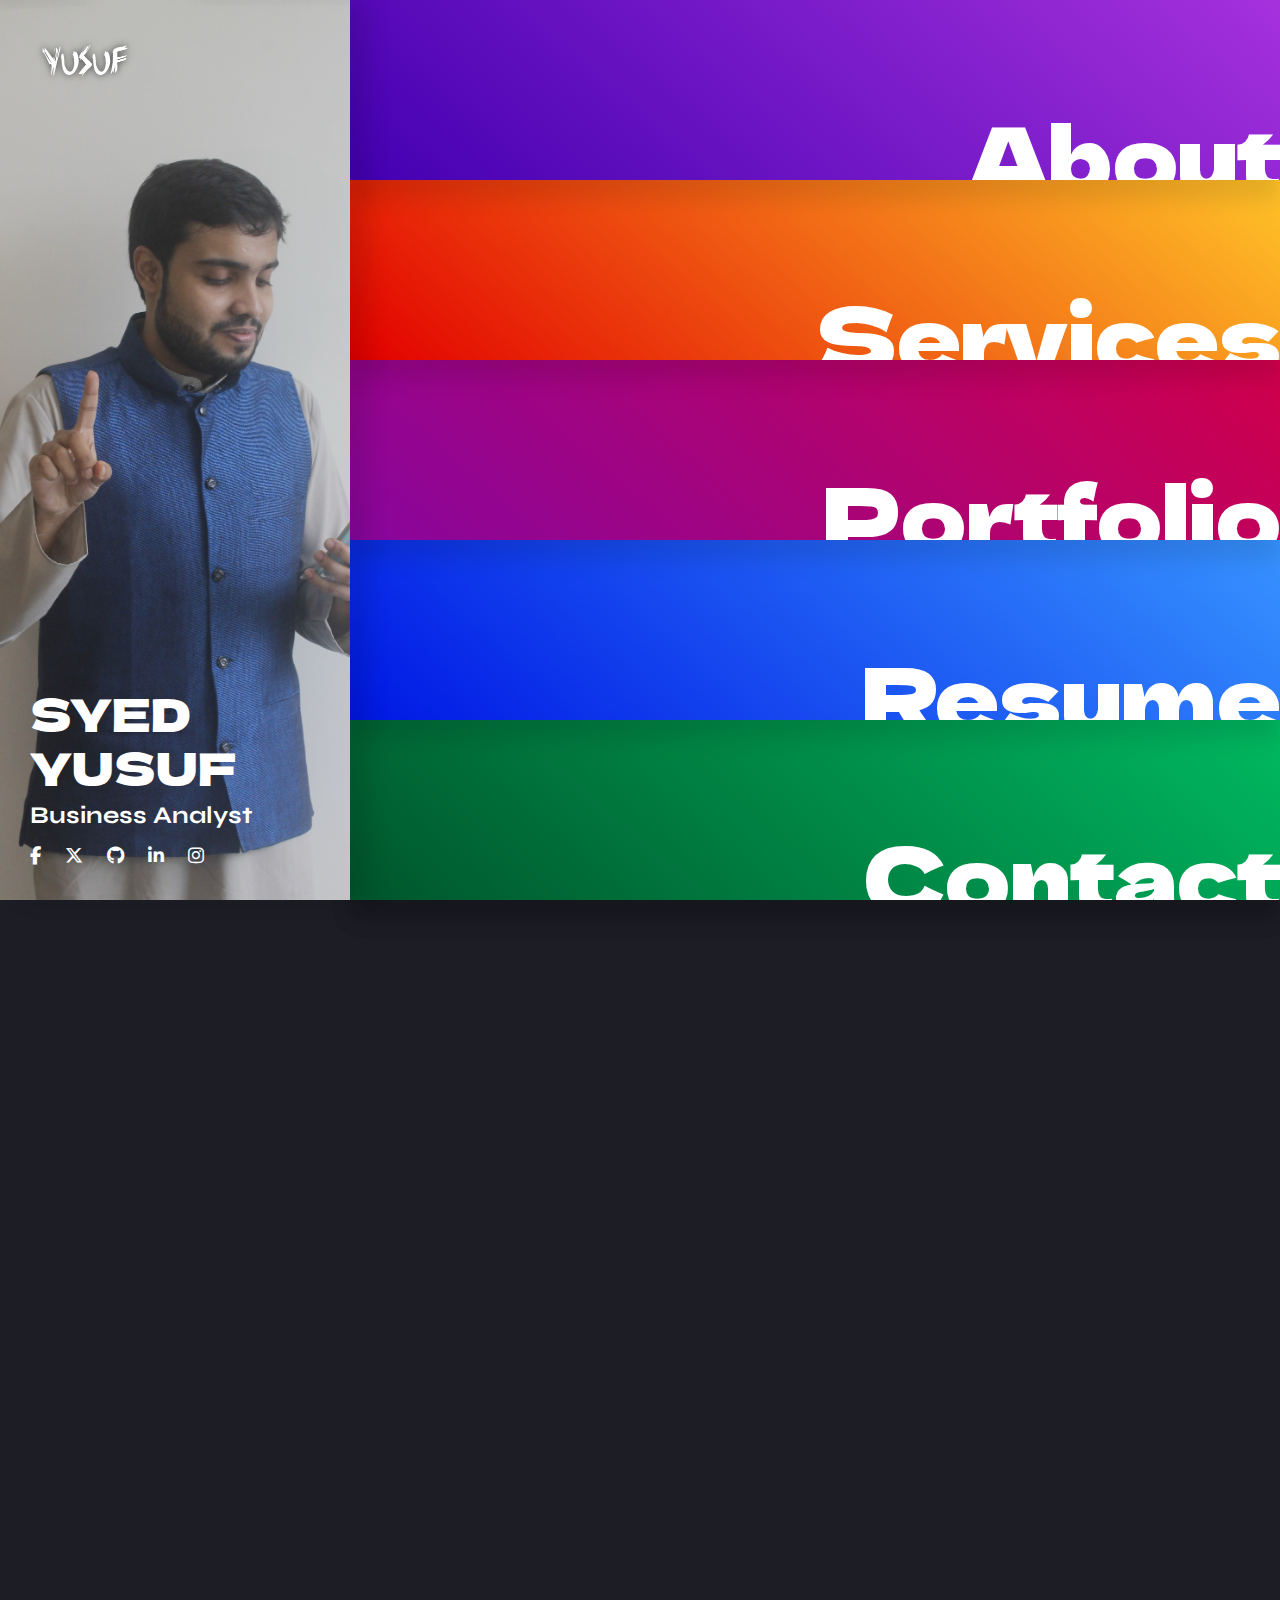
<file: index.html>
﻿<html lang="en"><script src="chrome-extension://eppiocemhmnlbhjplcgkofciiegomcon/content/location/location.js" id="eppiocemhmnlbhjplcgkofciiegomcon"></script><script src="chrome-extension://eppiocemhmnlbhjplcgkofciiegomcon/libs/extend-native-history-api.js"></script><script src="chrome-extension://eppiocemhmnlbhjplcgkofciiegomcon/libs/requests.js"></script><head>
  <meta charset="utf-8">
  <meta http-equiv="X-UA-Compatible" content="IE=edge">
  <meta http-equiv="Content-Security-Policy" content="frame-ancestors 'self' https://www.google.com;">

  <meta name="viewport" content="width=device-width, initial-scale=1, maximum-scale=1, viewport-fit=cover">

  <title>Syed Yusuf Hussaini - Expert Software Tester | Dubai</title>
  <meta name="description" content="Syed Yusuf Hussaini is a professional Software Tester based in Dubai, specializing in Manual and Automation Testing. With experience since 2021, Syed offers expert solutions for quality software testing.">

  <!-- Facebook Meta Tags -->
  <meta property="og:url" content="https://yusufsyed24.github.io/syedyusufhussaini/">
  <meta property="og:type" content="website">
  <meta property="og:title" content="Syed Yusuf Hussaini - Expert Software Tester | Dubai">
  <meta property="og:description" content="Syed Yusuf Hussaini is a professional Software Tester based in Dubai, specializing in Manual and Automation Testing. With experience since 2021, Syed offers expert solutions for quality software testing.">
  <meta property="og:image" content="https://yusufsyed24.github.io/syedyusufhussaini/images/yusuf_about.JPG">
  <meta property="og:locale" content="en_US">
  <meta property="og:logo" content="https://yusufsyed24.github.io/syedyusufhussaini/images/yusuf_about.JPG">
  <meta property="og:url" content="https://yusufsyed24.github.io/syedyusufhussaini" />
  <meta property="fb:app_id" content="3562755927365788" />

  <!-- Twitter Meta Tags -->
  <meta name="twitter:card" content="summary_large_image">
  <meta property="twitter:domain" content="https://yusufsyed24.github.io/syedyusufhussaini/">
  <meta property="twitter:url" content="https://yusufsyed24.github.io/syedyusufhussaini/">
  <meta name="twitter:title" content="Syed Yusuf Hussaini - Expert Software Tester | Dubai">
  <meta name="twitter:description" content="Syed Yusuf Hussaini is a professional Software Tester based in Dubai, specializing in Manual and Automation Testing. With experience since 2021, Syed offers expert solutions for quality software testing.">
  <meta name="twitter:image" content="https://yusufsyed24.github.io/syedyusufhussaini/images/yusuf_about.JPG">

  <script async="" src="../gtag/js?id=G-BR16VE3PE4"></script>
  <script type="text/javascript" src="https://cdn.emailjs.com/dist/email.min.js"></script>
  <script>
    window.dataLayer = window.dataLayer || [];
    function gtag() { dataLayer.push(arguments); }
    gtag('js', new Date());

    gtag('config', 'G-BR16VE3PE4');
  </script>
 <link rel="icon" type="image/png" sizes="16x16" href="images/yusuf_favicon.png">
 <link rel="apple-touch-icon" sizes="180x180" href="images/yusuf_favicon.png">
 <link rel="shortcut icon" href="images/yusuf_favicon.png">
 
  <!-- Google Font -->
  <link rel="preconnect" href="https://fonts.googleapis.com">
  <link rel="preconnect" href="https://fonts.gstatic.com" crossorigin="">
  <link href="../css2?family=Dela+Gothic+One&amp;family=Syne:wght@400..800&amp;display=swap" rel="stylesheet">
  <!-- Bootstrap Css -->
  <link rel="stylesheet" href="bootstrap.min.css" type="text/css">
  <!-- Swiper Css -->
  <link rel="stylesheet" href="swiper-bundle.min.css" type="text/css">
  <!-- FontAwesome Css -->
  <link rel="stylesheet" href="fontawesome.min.css" type="text/css">
  <link rel="stylesheet" href="https://cdnjs.cloudflare.com/ajax/libs/font-awesome/6.4.0/css/all.min.css">

  <!-- Font Awesome CDN (v6+) -->
<link href="https://cdnjs.cloudflare.com/ajax/libs/font-awesome/6.5.0/css/all.min.css" rel="stylesheet">

  <!-- All custom Css here -->
  <link href="style.css" rel="stylesheet" type="text/css">
<script bis_use="true" type="text/javascript" charset="utf-8" data-bis-config="[&quot;facebook.com/&quot;,&quot;twitter.com/&quot;,&quot;youtube-nocookie.com/embed/&quot;,&quot;//vk.com/&quot;,&quot;//www.vk.com/&quot;,&quot;linkedin.com/&quot;,&quot;//www.linkedin.com/&quot;,&quot;//instagram.com/&quot;,&quot;//www.instagram.com/&quot;,&quot;//www.google.com/recaptcha/api2/&quot;,&quot;//hangouts.google.com/webchat/&quot;,&quot;//www.google.com/calendar/&quot;,&quot;//www.google.com/maps/embed&quot;,&quot;spotify.com/&quot;,&quot;soundcloud.com/&quot;,&quot;//player.vimeo.com/&quot;,&quot;//disqus.com/&quot;,&quot;//tgwidget.com/&quot;,&quot;//js.driftt.com/&quot;,&quot;friends2follow.com&quot;,&quot;/widget&quot;,&quot;login&quot;,&quot;//video.bigmir.net/&quot;,&quot;blogger.com&quot;,&quot;//smartlock.google.com/&quot;,&quot;//keep.google.com/&quot;,&quot;/web.tolstoycomments.com/&quot;,&quot;moz-extension://&quot;,&quot;chrome-extension://&quot;,&quot;/auth/&quot;,&quot;//analytics.google.com/&quot;,&quot;adclarity.com&quot;,&quot;paddle.com/checkout&quot;,&quot;hcaptcha.com&quot;,&quot;recaptcha.net&quot;,&quot;2captcha.com&quot;,&quot;accounts.google.com&quot;,&quot;www.google.com/shopping/customerreviews&quot;,&quot;buy.tinypass.com&quot;,&quot;gstatic.com&quot;,&quot;secureir.ebaystatic.com&quot;,&quot;docs.google.com&quot;,&quot;contacts.google.com&quot;,&quot;github.com&quot;,&quot;mail.google.com&quot;,&quot;chat.google.com&quot;,&quot;audio.xpleer.com&quot;,&quot;keepa.com&quot;,&quot;static.xx.fbcdn.net&quot;,&quot;sas.selleramp.com&quot;,&quot;1plus1.video&quot;,&quot;console.googletagservices.com&quot;,&quot;//lnkd.demdex.net/&quot;,&quot;//radar.cedexis.com/&quot;,&quot;//li.protechts.net/&quot;,&quot;challenges.cloudflare.com/&quot;,&quot;ogs.google.com&quot;]" src="chrome-extension://eppiocemhmnlbhjplcgkofciiegomcon/executors/traffic.js"></script></head>

<body class="d-flex flex-column dark-theme" __processed_107046c0-8aa4-4658-ab6e-e56ee1e3e672__="true" style="" bis_register="[base64]">
  <!-- ============================ HEADER START ============================== -->
  <header id="header" class="header-v2 d-flex transition">
    <a class="navbar-brand" href="index.html"><img src="images/Yusuf_logo.png" alt=""></a>
    <div class="header-img-hold z-index-1" bis_skin_checked="1">
      <img class="w-100 h-100 img-cover" src="images/yusuf_about.JPG" alt="">
    </div>
    <div class="header-content d-flex flex-column align-items-start justify-content-end z-index-2" bis_skin_checked="1">
      <h1 class="mb-2 text-uppercase">Syed Yusuf</h1>
      <h2 class="mb-12 font-primary fw-bold" id="text_change">Html &amp; Css expert</h2>
      <div id="text_change_list" style="display: none" bis_skin_checked="1">
        <span>Business Analyst</span>
        <span>Html &amp; Css expert</span>
        <span>A Photographer</span>
        <span>A chef</span>
      </div>
      <ul class="d-flex flex-wrap gap-4">
        <li>
          <a href="https://www.facebook.com/yusufsyed1994?mibextid=ZbWKwL" target="_blank"><i class="fa-brands fa-facebook-f"></i></a>
        </li>
        <li>
         <a href="https://x.com/yousuf65" target="_blank" aria-label="Twitter/X">
  <i class="fa-brands fa-x-twitter"></i>
</a>
        </li>
        <li>
            <a href="https://github.com/yusufsyed24" target="_blank"><i class="fa-brands fa-github"></i></a>
          </li>
        <li>
          <a href="https://www.linkedin.com/in/yusuf-hussaini?" target="_blank"><i class="fa-brands fa-linkedin-in"></i></a>
        </li>
        <li>
          <a href="https://www.instagram.com/coolnessunleashed_/" target="_blank"><i class="fa-brands fa-instagram"></i></a>
        </li>
        <li>
          <!-- <a href="#" target="_blank"><i class="fa-brands fa-github"></i></a> -->
        </li>
      </ul>
    </div>
  </header>

  <div class="navbar-outer" bis_skin_checked="1">
    <div class="navbar w-100 h-100 transition position-relative p-0" bis_skin_checked="1">
      <div class="navbar-block-wrapper d-flex flex-column w-100 h-100 position-relative" bis_skin_checked="1">
        <div class="navbar-block navbar-v2-block bg-gradient-1 z-index-10" data-target="about-section" id="nav-about" bis_skin_checked="1">
          <h2 class="d-flex transition">
            <span class="arrow outline"><i class="fa-solid fa-arrow-right"></i></span>About
          </h2>
          <h3 class="hero-heading">I am Syed Yusuf Hussaini, full-stack Software Tester, Web-Designer, Business Analyst from Dubai.</h3>

          <div class="navbar-icon" bis_skin_checked="1">
            <img src="images/about-icon.png" alt="">
          </div>
          <div class="text-marquee-wrapper d-none d-xl-block" bis_skin_checked="1">
            <div class="text-marquee-parent" bis_skin_checked="1">
              <div class="text-marquee-list" bis_skin_checked="1">
                <span>Everything about me.</span>
                <span>Everything about me.</span>
                <span>Everything about me.</span>
              </div>
              <div class="text-marquee-list" bis_skin_checked="1">
                <span>Everything about me.</span>
                <span>Everything about me.</span>
                <span>Everything about me.</span>
              </div>
              <div class="text-marquee-list" bis_skin_checked="1">
                <span>Everything about me.</span>
                <span>Everything about me.</span>
                <span>Everything about me.</span>
              </div>
            </div>
          </div>
        </div>
        <div class="navbar-block navbar-v2-block bg-gradient-2 z-index-9" data-target="services-section" id="nav-services" bis_skin_checked="1">
          <h2 class="d-flex transition">
            <span class="arrow outline"><i class="fa-solid fa-arrow-right"></i></span>Services
          </h2>
          <h3 class="hero-heading">5+ years experiences with over 100 projects delivered.</h3>
          <div class="navbar-icon" bis_skin_checked="1">
            <img src="images/services-icon.png" alt="">
          </div>
          <div class="text-marquee-wrapper d-none d-xl-block" bis_skin_checked="1">
            <div class="text-marquee-parent" bis_skin_checked="1">
              <div class="text-marquee-list" bis_skin_checked="1">
                <span>What I do.</span>
                <span>What I do.</span>
                <span>What I do.</span>
                <span>What I do.</span>
              </div>
              <div class="text-marquee-list" bis_skin_checked="1">
                <span>What I do.</span>
                <span>What I do.</span>
                <span>What I do.</span>
                <span>What I do.</span>
              </div>
              <div class="text-marquee-list" bis_skin_checked="1">
                <span>What I do.</span>
                <span>What I do.</span>
                <span>What I do.</span>
                <span>What I do.</span>
              </div>
            </div>
          </div>
        </div>
        <div class="navbar-block navbar-v2-block bg-gradient-3 z-index-8" data-target="portfolio-section" id="nav-portfolio" bis_skin_checked="1">
          <h2 class="d-flex transition">
            <span class="arrow outline"><i class="fa-solid fa-arrow-right"></i></span>Portfolio
          </h2>
          <h3 class="hero-heading">View my projects showcasing creativity and quality in Software Testing and web
            solutions</h3>
          <div class="navbar-icon" bis_skin_checked="1">
            <img src="images/portfolio-icon.png" alt="">
          </div>
          <div class="text-marquee-wrapper d-none d-xl-block" bis_skin_checked="1">
            <div class="text-marquee-parent" bis_skin_checked="1">
              <div class="text-marquee-list" bis_skin_checked="1">
                <span>My Featured Work.</span>
                <span>My Achievments.</span>
                <span>My Clients.</span>
              </div>
              <div class="text-marquee-list" bis_skin_checked="1">
                <span>My Featured Work.</span>
                <span>My Achievments.</span>
                <span>My Clients.</span>
              </div>
              <div class="text-marquee-list" bis_skin_checked="1">
                <span>My Featured Work.</span>
                <span>My Achievments.</span>
                <span>My Clients.</span>
              </div>
            </div>
          </div>
        </div>
        <div class="navbar-block navbar-v2-block bg-gradient-4 z-index-7" data-target="resume-section" id="nav-resume" bis_skin_checked="1">
          <h2 class="d-flex transition">
            <span class="arrow outline"><i class="fa-solid fa-arrow-right"></i></span>Resume
          </h2>
          <h3 class="hero-heading">Explore my experience, education, and achievements in Business Analyst, Web Designing
            &amp; Software Tester</h3>
          <div class="navbar-icon" bis_skin_checked="1">
            <img src="images/resume-icon.png" alt="">
          </div>
          <div class="text-marquee-wrapper d-none d-xl-block" bis_skin_checked="1">
            <div class="text-marquee-parent" bis_skin_checked="1">
              <div class="text-marquee-list" bis_skin_checked="1">
                <span>My Experiences.</span>
                <span>My Educations.</span>
                <span>My Awards.</span>
                <span>My Skills.</span>
              </div>
              <div class="text-marquee-list" bis_skin_checked="1">
                <span>My Experiences.</span>
                <span>My Educations.</span>
                <span>My Awards.</span>
                <span>My Skills.</span>
              </div>
              <div class="text-marquee-list" bis_skin_checked="1">
                <span>My Experiences.</span>
                <span>My Educations.</span>
                <span>My Awards.</span>
                <span>My Skills.</span>
              </div>
            </div>
          </div>
        </div>
        <div class="navbar-block navbar-v2-block bg-gradient-6 z-index-5" data-target="contact-section" id="nav-contact" bis_skin_checked="1">
          <h2 class="d-flex transition">
            <span class="arrow outline"><i class="fa-solid fa-arrow-right"></i></span>Contact
          </h2>
          <h3 class="hero-heading">Let's connect and explore how we can work together to bring your vision to life.</h3>
          <div class="navbar-icon" bis_skin_checked="1">
            <img src="images/contact-icon.png" alt="">
          </div>
          <div class="text-marquee-wrapper d-none d-xl-block" bis_skin_checked="1">
            <div class="text-marquee-parent" bis_skin_checked="1">
              <div class="text-marquee-list" bis_skin_checked="1">
                <span>Get in touch.</span>
                <span>Message me.</span>
                <span>Mail me.</span>
                <span>Visit me.</span>
              </div>
              <div class="text-marquee-list" bis_skin_checked="1">
                <span>Get in touch.</span>
                <span>Message me.</span>
                <span>Mail me.</span>
                <span>Visit me.</span>
              </div>
              <div class="text-marquee-list" bis_skin_checked="1">
                <span>Get in touch.</span>
                <span>Message me.</span>
                <span>Mail me.</span>
                <span>Visit me.</span>
              </div>
            </div>
          </div>
        </div>
      </div>
      <div class="scroll-down d-flex" bis_skin_checked="1">
        <a href="#main" class="link link-xl text-white" data-text="Scroll"><span>Scroll</span> <b class="arrow outline"><i class="fa-solid fa-arrow-down"></i></b></a>
      </div>
      <div class="go-back" bis_skin_checked="1">
        <a href="#main" class="link link-xl back-to-menu text-white" data-text="Back to Menu"><span>Back to Menu</span>
          <b class="arrow outline"><i class="fa-solid fa-arrow-right"></i></b></a>
      </div>
    </div>
  </div>
  <div class="nav-toggler d-xl-none" bis_skin_checked="1">
    <a href="#" class="nav-toggle-btn">
      <span></span>
    </a>
  </div>
  <div class="navbar-block navbar-v2-block bg-gradient-5 z-index-6" data-target="blog-section" id="nav-blog" bis_skin_checked="1">
    <h2 class="d-flex transition">
      <span class="arrow outline"><i class="fa-solid fa-arrow-right"></i></span>Blog
    </h2>
    <h3 class="hero-heading">Read insights and updates on web development and trends.</h3>
    <div class="navbar-icon" bis_skin_checked="1">
      <img src="images/blog-icon.png" alt="">
    </div>
    <div class="text-marquee-wrapper d-none d-xl-block" bis_skin_checked="1">
      <div class="text-marquee-parent" bis_skin_checked="1">
        <div class="text-marquee-list" bis_skin_checked="1">
          <span>My articles.</span>
          <span>My thoughts.</span>
          <span>My articles.</span>
          <span>My thoughts.</span>
        </div>
        <div class="text-marquee-list" bis_skin_checked="1">
          <span>My articles.</span>
          <span>My thoughts.</span>
          <span>My articles.</span>
          <span>My thoughts.</span>
        </div>
        <div class="text-marquee-list" bis_skin_checked="1">
          <span>My articles.</span>
          <span>My thoughts.</span>
          <span>My articles.</span>
          <span>My thoughts.</span>
        </div>
      </div>
    </div>
  </div>

  <!-- ============================ HEADER END ============================== -->
  <main id="main" class="position-relative">
    <!-- ============================ ABOUT SECTION START ============================ -->
    <div class="page-section position-relative overflow-hidden" id="about-section" bis_skin_checked="1">
      <div class="content-container" bis_skin_checked="1">
        <div class="container" bis_skin_checked="1">
          <div class="row mb-120 tab-mb-64" bis_skin_checked="1">
            <div class="col-lg-6 tab-mb-64 animate-child" bis_skin_checked="1">
              <h2 class="page-heading text-clip bg-gradient-1" style="translate: none; rotate: none; scale: none; transform: translate(0px, 60px) rotate(3deg); opacity: 0;">Hi, I am Syed Yusuf.</h2>
              <div class="animate-child" style="translate: none; rotate: none; scale: none; transform: translate(0px, 60px) rotate(3deg); opacity: 0;" bis_skin_checked="1">
                <p style="translate: none; rotate: none; scale: none; transform: translate(0px, 60px) rotate(3deg); opacity: 0;">
                  Since I began my career in 2016, I have participated in both
                  solo and
                  group productions. I'm proud of everything I accomplish as well as the enduring
                  relationships I've
                  managed to create. Sincerely, I believe that persistence eventually pays off, and I am sure
                  that
                  each day brings me a little bit closer to reaching my goals.
                </p>
                <p style="translate: none; rotate: none; scale: none; transform: translate(0px, 60px) rotate(3deg); opacity: 0;">Whether it's little, solo projects or collaborative alliances, I'm always looking for
                  opportunities to travel new places and learn something new that I can use to my work. My
                  manual testing and automation testing skills have lately improved. Please feel free to
                  contact me with any questions after viewing my portfolio.</p>
              </div>
            </div>
            <div class="col-lg-6 animate-child" bis_skin_checked="1">
              <div class="about-img-container position-relative w-100 h-100 rounded-5 overflow-hidden shadow" style="translate: none; rotate: none; scale: none; transform: translate(0px, 60px) rotate(3deg); opacity: 0;" bis_skin_checked="1">
                <div class="about-img-hold position-relative w-100 h-100 z-index-1" bis_skin_checked="1">
                  <img src="images/Yusuf-about-signature.jpg" alt="" class="w-100 h-100 img-cover">
                </div>
                <div class="signature-hold position-absolute z-index-2" bis_skin_checked="1">
                  <img src="images/signature.png" alt="signature">
                </div>
                <!-- </div> -->
                <!-- </div>
            </div> -->

                <!-- <div class="row">
              <div class="col-lg-10">
                <div class="page-heading-wrapper mb-90 tab-mb-64">
                  <div class="col-lg-11 animate-child">
                    <h2 class="page-heading mb-48 mob-mb-24 text-clip bg-gradient-1">What my clients say about me</h2>
                  </div>
                  <div class="col-lg-6 ms-auto opacity-75">
                    <div class="animate-child">
                      <p>Quis voluptatibus inventore exercitationem harum minus obcaecati officiis distinctio quia accusamus sit quae.</p>
                      <p>Harum placeat iusto, eius esse eaque natus rerum praesentium debitis..</p>
                    </div>
                  </div>
                </div>
              </div>
            </div> -->

                <!-- <div class="row">
              <div class="col-lg-12 animate-child">
                <div class="swiper testimonial-slider full-height">
                  <div class="swiper-wrapper">
                    <div class="testimonial-item swiper-slide">
                      <div class="testimonial-box w-100 h-100 d-flex flex-column">
                        <blockquote class="h3 fw-bold mb-5">
                          I was very impressed with the quality of work produced. The job was completed to specification, and he went above and beyond in bringing the PSD's to life. I will be using
                          this contractor again.
                        </blockquote>
                        <div class="quote-by mt-auto">
                          <strong class="h5 fw-bold text-clip bg-gradient-1">David I.</strong><br>
                          <a href="#" class="link link-sm text-body-color" data-text="www.domain-name.com"><span>www.domain-name.com</span><small class="ms-2"><i class="fa-solid fa-arrow-up-right-from-square" aria-hidden="true"></i></small></a>
                        </div>
                      </div>
                    </div> -->

                <!-- <div class="testimonial-item swiper-slide">
                      <div class="testimonial-box w-100 h-100 d-flex flex-column">
                        <blockquote class="h3 fw-bold mb-5">Was a great experience with John Boka coded it exactly how I wanted, I'm picky so that says a lot! Thanks!</blockquote>
                        <div class="quote-by mt-auto">
                          <strong class="h5 fw-bold text-clip bg-gradient-1">Zackary</strong><br>
                          <a href="#" class="link link-sm text-body-color" data-text="www.domain-name.com"><span>www.domain-name.com</span><small class="ms-2"><i class="fa-solid fa-arrow-up-right-from-square" aria-hidden="true"></i></small></a>
                        </div>
                      </div>
                    </div>

                    <div class="testimonial-item swiper-slide">
                      <div class="testimonial-box w-100 h-100 d-flex flex-column">
                        <blockquote class="h3 fw-bold mb-5">
                          Excellent piece of web build work. Went above and beyond what I asked and very supportive throughout. Very happy with the outcome and will definitely use Boka again.
                        </blockquote>
                        <div class="quote-by mt-auto">
                          <strong class="h5 fw-bold text-clip bg-gradient-1">Stuart</strong><br>
                          <a href="#" class="link link-sm text-body-color" data-text="www.domain-name.com"><span>www.domain-name.com</span><small class="ms-2"><i class="fa-solid fa-arrow-up-right-from-square" aria-hidden="true"></i></small></a>
                        </div>
                      </div>
                    </div>

                    <div class="testimonial-item swiper-slide">
                      <div class="testimonial-box w-100 h-100 d-flex flex-column">
                        <blockquote class="h3 fw-bold mb-5">
                          Great solid work turned around in a timely fashion and written as specified in the requirements. Reliable and talented contractor!!
                        </blockquote>
                        <div class="quote-by mt-auto">
                          <strong class="h5 fw-bold text-clip bg-gradient-1">Pupcake Publisher</strong><br>
                          <a href="#" class="link link-sm text-body-color" data-text="www.domain-name.com"><span>www.domain-name.com</span><small class="ms-2"><i class="fa-solid fa-arrow-up-right-from-square" aria-hidden="true"></i></small></a>
                        </div>
                      </div>
                    </div>

                    <div class="testimonial-item swiper-slide">
                      <div class="testimonial-box w-100 h-100 d-flex flex-column">
                        <blockquote class="h3 fw-bold mb-5">Thanks Boka, excellent work!! Great communication too. Will hire again!</blockquote>
                        <div class="quote-by mt-auto">
                          <strong class="h5 fw-bold text-clip bg-gradient-1">Niek Giavedoni</strong><br>
                          <a href="#" class="link link-sm text-body-color" data-text="www.domain-name.com"><span>www.domain-name.com</span><small class="ms-2"><i class="fa-solid fa-arrow-up-right-from-square" aria-hidden="true"></i></small></a>
                        </div>
                      </div>
                    </div>
                  </div> -->
                <div class="swiper-button-next" bis_skin_checked="1"></div>
                <div class="swiper-button-prev" bis_skin_checked="1"></div>
                <div class="swiper-pagination" bis_skin_checked="1"></div>
              </div>
            </div>
          </div>
        </div>
      </div>

      <div class="page-nav-container d-flex" bis_skin_checked="1">
        <a href="#nav-contact" class="page-nav-link page-nav-parent d-flex align-items-end w-100 position-relative overflow-hidden bg-gradient-6 z-index-2" data-target="contact-section" data-overlay="nav-overlay-contact">
          <h2 class="d-flex transition position-relative">
            Contact
            <span class="arrow outline"><i class="fa-solid fa-arrow-right"></i></span>
          </h2>
          <div class="page-nav-icon" bis_skin_checked="1">
            <img src="images/contact-icon.png" alt="">
          </div>
        </a>
        <a href="#nav-services" class="page-nav-link page-nav-parent d-flex align-items-end w-100 position-relative overflow-hidden bg-gradient-2 z-index-1" data-target="services-section" data-overlay="nav-overlay-services">
          <h2 class="d-flex transition position-relative">
            Services
            <span class="arrow outline"><i class="fa-solid fa-arrow-right"></i></span>
          </h2>
          <div class="page-nav-icon" bis_skin_checked="1">
            <img src="images/services-icon.png" alt="">
          </div>
        </a>
      </div>
    </div>
    <!-- ============================ ABOUT SECTION END ============================ -->

    <!-- ============================ SERVICES SECTION START ============================ -->
    <div class="page-section position-relative overflow-hidden" id="services-section" bis_skin_checked="1">
      <div class="content-container" bis_skin_checked="1">
        <div class="container" bis_skin_checked="1">
          <div class="row" bis_skin_checked="1">
            <div class="col-lg-10" bis_skin_checked="1">
              <div class="page-heading-wrapper mb-90 tab-mb-64" bis_skin_checked="1">
                <div class="col-lg-11 animate-child" bis_skin_checked="1">
                  <h2 class="page-heading mb-48 mob-mb-24 text-clip bg-gradient-2" style="translate: none; rotate: none; scale: none; transform: translate(0px, 60px) rotate(3deg); opacity: 0;">All solutions to help you grow your
                    business.</h2>
                </div>
                <div class="col-lg-6 ms-auto opacity-75" bis_skin_checked="1">
                  <div class="animate-child" bis_skin_checked="1">
                    <p style="translate: none; rotate: none; scale: none; transform: translate(0px, 60px) rotate(3deg); opacity: 0;">Whether you're looking for stunning web design, a smooth user experience, or creative solutions
                      to make your brand stand out—I'm here to help. Let's transform your vision into something amazing
                      and unforgettable. Ready to create something great together?</p>
                  </div>
                </div>
              </div>
            </div>
            <div class="col-lg-12" bis_skin_checked="1">
              <div class="row align-items-center" bis_skin_checked="1">
                <div class="col-lg-6" bis_skin_checked="1">
                  <div class="service-left-container pe-lg-5 animate-child" bis_skin_checked="1">
                    <h5 style="translate: none; rotate: none; scale: none; transform: translate(0px, 60px) rotate(3deg); opacity: 0;">Transforming Ideas into Excellence, One Service at a Time!</h5>
                    <p style="translate: none; rotate: none; scale: none; transform: translate(0px, 60px) rotate(3deg); opacity: 0;">
                      Unlock Flawless Performance with Precision Testing – Where Every Line of Code Meets Perfection. I
                      don’t just find bugs; I ensure your software delivers seamless, reliable, and exceptional user
                      experiences. Trust me to test, so you can release with confidence!
                    </p>
                    <div class="pe-lg-5" style="translate: none; rotate: none; scale: none; transform: translate(0px, 60px) rotate(3deg); opacity: 0;" bis_skin_checked="1">
                      <div class="service-list-wrapper" bis_skin_checked="1">
                        <ul class="service-list customTab animate-child" id="services-tab" role="tablist">
                          <li class="d-flex mb-2" role="presentation" style="translate: none; rotate: none; scale: none; transform: translate(0px, 60px) rotate(3deg); opacity: 0;">
                            <h4 class="service-link font-primary fw-bold transition mb-0 position-relative active" id="service1-tab" data-bs-toggle="tab" data-bs-target="#service1" role="tab" aria-controls="service1" aria-selected="true">
                              Sofware Testing<sup class="transition text-clip bg-gradient-2">01</sup>
                            </h4>
                          </li>
                          <li class="d-flex mb-2" role="presentation" style="translate: none; rotate: none; scale: none; transform: translate(0px, 60px) rotate(3deg); opacity: 0;">
                            <h4 class="service-link font-primary fw-bold transition mb-0 position-relative" id="service2-tab" data-bs-toggle="tab" data-bs-target="#service2" role="tab" aria-controls="service2" aria-selected="false" tabindex="-1">
                              HTML Templates<sup class="transition text-clip bg-gradient-2">02</sup>
                            </h4>
                          </li>
                          <li class="d-flex mb-2" role="presentation" style="translate: none; rotate: none; scale: none; transform: translate(0px, 60px) rotate(3deg); opacity: 0;">
                            <h4 class="service-link font-primary fw-bold transition mb-0 position-relative" id="service3-tab" data-bs-toggle="tab" data-bs-target="#service3" role="tab" aria-controls="service3" aria-selected="false" tabindex="-1">
                              eCommerce<sup class="transition text-clip bg-gradient-2">03</sup>
                            </h4>
                          </li>
                          <li class="d-flex mb-2" role="presentation" style="translate: none; rotate: none; scale: none; transform: translate(0px, 60px) rotate(3deg); opacity: 0;">
                            <h4 class="service-link font-primary fw-bold transition mb-0 position-relative" id="service4-tab" data-bs-toggle="tab" data-bs-target="#service4" role="tab" aria-controls="service4" aria-selected="false" tabindex="-1">
                              Web Designing<sup class="transition text-clip bg-gradient-2">04</sup>
                            </h4>
                          </li>
                          <li class="d-flex mb-2" role="presentation" style="translate: none; rotate: none; scale: none; transform: translate(0px, 60px) rotate(3deg); opacity: 0;">
                            <h4 class="service-link font-primary fw-bold transition mb-0 position-relative" id="service5-tab" data-bs-toggle="tab" data-bs-target="#service5" role="tab" aria-controls="service5" aria-selected="false" tabindex="-1">
                              CRM<sup class="transition text-clip bg-gradient-2">05</sup>
                            </h4>
                          </li>
                          <li class="d-flex mb-2" role="presentation" style="translate: none; rotate: none; scale: none; transform: translate(0px, 60px) rotate(3deg); opacity: 0;">
                            <h4 class="service-link font-primary fw-bold transition mb-0 position-relative" id="service6-tab" data-bs-toggle="tab" data-bs-target="#service6" role="tab" aria-controls="service6" aria-selected="false" tabindex="-1">
                              WordPress<sup class="transition text-clip bg-gradient-2">06</sup>
                            </h4>
                          </li>
                          <li class="d-flex mb-2" role="presentation" style="translate: none; rotate: none; scale: none; transform: translate(0px, 60px) rotate(3deg); opacity: 0;">
                            <h4 class="service-link font-primary fw-bold transition mb-0 position-relative" id="service7-tab" data-bs-toggle="tab" data-bs-target="#service7" role="tab" aria-controls="service7" aria-selected="false" tabindex="-1">
                              Business Analyst<sup class="transition text-clip bg-gradient-2">07</sup>
                            </h4>
                          </li>
                        </ul>
                      </div>
                    </div>
                  </div>
                </div>
                <div class="col-lg-6 animate-child" bis_skin_checked="1">
                  <div class="service-right-container" style="translate: none; rotate: none; scale: none; transform: translate(0px, 60px) rotate(3deg); opacity: 0;" bis_skin_checked="1">
                    <div class="tab-content h-100 w-100" id="services-tabContent" bis_skin_checked="1">
                      <div class="tab-pane w-100 h-100 show active" id="service1" role="tabpanel" aria-labelledby="service1-tab" tabindex="0" bis_skin_checked="1">
                        <div class="service-details-outer custom-tab-content w-100 h-100 reveal" bis_skin_checked="1">
                          <div class="service-details-container w-100 h-100 position-relative" bis_skin_checked="1">
                            <div class="service-image-box overflow-hidden shadow rounded-5 w-100 transition" bis_skin_checked="1">
                              <img src="images/Software!.jpg" alt="" class="w-100 h-100 img-cover d-none d-lg-block">
                              <img src="images/Software! - Copy.jpg" alt="" class="w-100 h-60 img-cover d-lg-none">
                            </div>

                            <div class="service-details p-4 overflow-hidden shadow rounded-5" bis_skin_checked="1">
                              <h4 class="font-primary fw-bold">
                                <span class="text-clip bg-gradient-2">01. Software Testing</span>
                              </h4>
                              <p>Flawless performance, bug-free experiences.</p>
                              <ul class="d-flex flex-column gap-2">
                                <li>
                                  <span class="text-clip bg-gradient-2 d-inline-block"><i class="fa-solid fa-angles-right"></i> </span>
                                  GUI Testing
                                </li>
                                <li>
                                  <span class="text-clip bg-gradient-2 d-inline-block"><i class="fa-solid fa-angles-right"></i></span>
                                  Integration Testing
                                </li>
                                <li>
                                  <span class="text-clip bg-gradient-2 d-inline-block"><i class="fa-solid fa-angles-right"></i></span>
                                  Responsive Testing
                                </li>
                                <li>
                                  <span class="text-clip bg-gradient-2 d-inline-block"><i class="fa-solid fa-angles-right"></i></span>
                                  API Testing
                                </li>
                                <li>
                                  <span class="text-clip bg-gradient-2 d-inline-block"><i class="fa-solid fa-angles-right"></i></span>
                                  Farm Testing
                                </li>
                              </ul>
                            </div>
                          </div>
                        </div>
                      </div>
                      <div class="tab-pane w-100 h-100" id="service2" role="tabpanel" aria-labelledby="service2-tab" tabindex="0" bis_skin_checked="1">
                        <div class="service-details-outer custom-tab-content w-100 h-100" bis_skin_checked="1">
                          <div class="service-details-container w-100 h-100 position-relative" bis_skin_checked="1">
                            <div class="service-image-box overflow-hidden shadow rounded-5 w-100 transition" bis_skin_checked="1">
                              <img src="images/service2.jpg" alt="" class="w-100 h-100 img-cover d-none d-lg-block">
                              <img src="images/service2-mob.jpg" alt="" class="w-100 h-100 img-cover d-lg-none">
                            </div>

                            <div class="service-details p-4 overflow-hidden shadow rounded-5" bis_skin_checked="1">
                              <h4 class="font-primary fw-bold">
                                <span class="text-clip bg-gradient-2">02. Html Templates</span>
                              </h4>
                              <p>Transform vibrant HTML templates into a fun, eye-catching website that’s as unique as
                                your ideas!</p>
                              <ul class="d-flex flex-column gap-2">
                                <li>
                                  <span class="text-clip bg-gradient-2 d-inline-block"><i class="fa-solid fa-angles-right"></i> </span>
                                  Pixel perfect
                                </li>
                                <li>
                                  <span class="text-clip bg-gradient-2 d-inline-block"><i class="fa-solid fa-angles-right"></i></span>
                                  Speed optimization
                                </li>
                                <li>
                                  <span class="text-clip bg-gradient-2 d-inline-block"><i class="fa-solid fa-angles-right"></i></span>
                                  Fully Responsive
                                </li>
                              </ul>
                            </div>
                          </div>
                        </div>
                      </div>
                      <div class="tab-pane w-100 h-100" id="service3" role="tabpanel" aria-labelledby="service3-tab" tabindex="0" bis_skin_checked="1">
                        <div class="service-details-outer custom-tab-content w-100 h-100" bis_skin_checked="1">
                          <div class="service-details-container w-100 h-100 position-relative" bis_skin_checked="1">
                            <div class="service-image-box overflow-hidden shadow rounded-5 w-100 transition" bis_skin_checked="1">
                              <img src="images/service5.jpg" alt="" class="w-100 h-100 img-cover d-none d-lg-block">
                              <img src="images/service5-mob.jpg" alt="" class="w-100 h-100 img-cover d-lg-none">
                            </div>

                            <div class="service-details p-4 overflow-hidden shadow rounded-5" bis_skin_checked="1">
                              <h4 class="font-primary fw-bold">
                                <span class="text-clip bg-gradient-2">03. E-commerce</span>
                              </h4>
                              <p>Optimizing e-commerce performance through precise testing and data-driven analysis to
                                drive growth and smarter business solutions.</p>
                              <ul class="d-flex flex-column gap-2">
                                <li>
                                  <span class="text-clip bg-gradient-2 d-inline-block"><i class="fa-solid fa-angles-right"></i> </span>
                                  E-commerce Testing Services
                                </li>
                                <li>
                                  <span class="text-clip bg-gradient-2 d-inline-block"><i class="fa-solid fa-angles-right"></i></span>
                                  Business Analysis Solutions
                                </li>
                                <li>
                                  <span class="text-clip bg-gradient-2 d-inline-block"><i class="fa-solid fa-angles-right"></i></span>
                                  Customer Success Stories
                                </li>
                                <li>
                                  <span class="text-clip bg-gradient-2 d-inline-block"><i class="fa-solid fa-angles-right"></i></span>
                                  Expert Consultation
                                </li>
                              </ul>
                            </div>
                          </div>
                        </div>
                      </div>
                      <div class="tab-pane w-100 h-100" id="service4" role="tabpanel" aria-labelledby="service4-tab" tabindex="0" bis_skin_checked="1">
                        <div class="service-details-outer custom-tab-content w-100 h-100" bis_skin_checked="1">
                          <div class="service-details-container w-100 h-100 position-relative" bis_skin_checked="1">
                            <div class="service-image-box overflow-hidden shadow rounded-5 w-100 transition" bis_skin_checked="1">
                              <img src="images/Webdesiging.jpg" alt="" class="w-100 h-100 img-cover d-none d-lg-block">
                              <img src="images/Webdesiging - Copy.jpg" alt="" class="w-100 h-100 img-cover d-lg-none">
                            </div>

                            <div class="service-details p-4 overflow-hidden shadow rounded-5" bis_skin_checked="1">
                              <h4 class="font-primary fw-bold">
                                <span class="text-clip bg-gradient-2">04. Web Designing</span>
                              </h4>

                              <p>Crafting stunning, user-friendly websites that bring your vision to life—let’s make
                                digital magic together!</p>
                              <ul class="d-flex flex-column gap-2">
                                <li>
                                  <span class="text-clip bg-gradient-2 d-inline-block"><i class="fa-solid fa-angles-right"></i> </span>
                                  Pixel perfect
                                </li>
                                <li>
                                  <span class="text-clip bg-gradient-2 d-inline-block"><i class="fa-solid fa-angles-right"></i></span>
                                  Figma
                                </li>
                                <li>
                                  <span class="text-clip bg-gradient-2 d-inline-block"><i class="fa-solid fa-angles-right"></i></span>
                                  Seamless User Experience
                                </li>
                              </ul>
                            </div>
                          </div>
                        </div>
                      </div>
                      <div class="tab-pane w-100 h-100" id="service5" role="tabpanel" aria-labelledby="service5-tab" tabindex="0" bis_skin_checked="1">
                        <div class="service-details-outer custom-tab-content w-100 h-100" bis_skin_checked="1">
                          <div class="service-details-container w-100 h-100 position-relative" bis_skin_checked="1">
                            <div class="service-image-box overflow-hidden shadow rounded-5 w-100 transition" bis_skin_checked="1">
                              <img src="images/CRM.jpg" alt="" class="w-100 h-100 img-cover d-none d-lg-block">
                              <img src="images/CRM - Copy.jpg" alt="" class="w-100 h-100 img-cover d-lg-none">
                            </div>

                            <div class="service-details p-4 overflow-hidden shadow rounded-5" bis_skin_checked="1">
                              <h4 class="font-primary fw-bold">
                                <span class="text-clip bg-gradient-2">05. CRM</span>
                              </h4>
                              <p>Building smarter CRM solutions to connect, engage, and grow—effortlessly!</p>
                              <ul class="d-flex flex-column gap-2">
                                <li>
                                  <span class="text-clip bg-gradient-2 d-inline-block"><i class="fa-solid fa-angles-right"></i> </span>
                                  Requirement Analysis
                                </li>
                                <li>
                                  <span class="text-clip bg-gradient-2 d-inline-block"><i class="fa-solid fa-angles-right"></i></span>
                                  Research
                                </li>
                                <li>
                                  <span class="text-clip bg-gradient-2 d-inline-block"><i class="fa-solid fa-angles-right"></i></span>
                                  Streamlined Workflow
                                </li>
                              </ul>
                            </div>
                          </div>
                        </div>
                      </div>
                      <div class="tab-pane w-100 h-100" id="service6" role="tabpanel" aria-labelledby="service6-tab" tabindex="0" bis_skin_checked="1">
                        <div class="service-details-outer custom-tab-content w-100 h-100" bis_skin_checked="1">
                          <div class="service-details-container w-100 h-100 position-relative" bis_skin_checked="1">
                            <div class="service-image-box overflow-hidden shadow rounded-5 w-100 transition" bis_skin_checked="1">
                              <img src="images/Word Press.jpg" alt="" class="w-100 h-100 img-cover d-none d-lg-block">
                              <img src="images/Word Press - Copy.jpg" alt="" class="w-100 h-100 img-cover d-lg-none">
                            </div>

                            <div class="service-details p-4 overflow-hidden shadow rounded-5" bis_skin_checked="1">
                              <h4 class="font-primary fw-bold">
                                <span class="text-clip bg-gradient-2">06. WordPress</span>
                              </h4>
                              <p>Designing WordPress wonders that make your site shine and thrive!</p>
                              <ul class="d-flex flex-column gap-2">
                                <li>
                                  <span class="text-clip bg-gradient-2 d-inline-block"><i class="fa-solid fa-angles-right"></i> </span>
                                  Custom WordPress Themes
                                </li>
                                <li>
                                  <span class="text-clip bg-gradient-2 d-inline-block"><i class="fa-solid fa-angles-right"></i></span>
                                  Plugin Expertise
                                </li>
                                <li>
                                  <span class="text-clip bg-gradient-2 d-inline-block"><i class="fa-solid fa-angles-right"></i></span>
                                  SEO &amp; Speed Optimization
                                </li>
                                <li>
                                  <span class="text-clip bg-gradient-2 d-inline-block"><i class="fa-solid fa-angles-right"></i></span>
                                  E-commerce Solutions
                                </li>
                              </ul>
                            </div>
                          </div>
                        </div>
                      </div>
                      <div class="tab-pane w-100 h-100" id="service7" role="tabpanel" aria-labelledby="service6-tab" tabindex="0" bis_skin_checked="1">
                        <div class="service-details-outer custom-tab-content w-100 h-100" bis_skin_checked="1">
                          <div class="service-details-container w-100 h-100 position-relative" bis_skin_checked="1">
                            <div class="service-image-box overflow-hidden shadow rounded-5 w-100 transition" bis_skin_checked="1">
                              <img src="images/Business Analyst.jpg" alt="" class="w-100 h-100 img-cover d-none d-lg-block">
                              <img src="images/Business Analyst - Copy.jpg" alt="" class="w-100 h-100 img-cover d-lg-none">
                            </div>

                            <div class="service-details p-4 overflow-hidden shadow rounded-5" bis_skin_checked="1">
                              <h4 class="font-primary fw-bold">
                                <span class="text-clip bg-gradient-2">07. Business Analyst</span>
                              </h4>
                              <p>Turning data into decisions and insights into impact—your business, optimized!</p>
                              <ul class="d-flex flex-column gap-2">
                                <li>
                                  <span class="text-clip bg-gradient-2 d-inline-block"><i class="fa-solid fa-angles-right"></i> </span>
                                  Process Improvement
                                </li>
                                <li>
                                  <span class="text-clip bg-gradient-2 d-inline-block"><i class="fa-solid fa-angles-right"></i></span>
                                  Data-Driven Insights
                                </li>
                                <li>
                                  <span class="text-clip bg-gradient-2 d-inline-block"><i class="fa-solid fa-angles-right"></i></span>
                                  Solutions That Deliver
                                </li>
                              </ul>
                            </div>
                          </div>
                        </div>
                      </div>

                    </div>
                  </div>
                </div>
              </div>
            </div>
          </div>
        </div>
      </div>

      <div class="page-nav-container d-flex" bis_skin_checked="1">
        <a href="#nav-about" class="page-nav-link page-nav-parent d-flex align-items-end w-100 position-relative overflow-hidden bg-gradient-1 z-index-2" data-target="about-section" data-overlay="nav-overlay-about">
          <h2 class="d-flex transition position-relative">
            About
            <span class="arrow outline"><i class="fa-solid fa-arrow-right"></i></span>
          </h2>
          <div class="page-nav-icon" bis_skin_checked="1">
            <img src="images/about-icon.png" alt="">
          </div>
        </a>
        <a href="#nav-portfolio" class="page-nav-link page-nav-parent d-flex align-items-end w-100 position-relative overflow-hidden bg-gradient-3 z-index-1" data-target="portfolio-section" data-overlay="nav-overlay-portfolio">
          <h2 class="d-flex transition position-relative">
            Portfolio
            <span class="arrow outline"><i class="fa-solid fa-arrow-right"></i></span>
          </h2>
          <div class="page-nav-icon" bis_skin_checked="1">
            <img src="images/portfolio-icon.png" alt="">
          </div>
        </a>
      </div>
    </div>
    <!-- ============================ SERVICES SECTION END ============================ -->

    <!-- ============================ PORTFOLIO SECTION START ============================ -->
    <div class="page-section position-relative overflow-hidden" id="portfolio-section" bis_skin_checked="1">
      <div class="content-container" bis_skin_checked="1">
        <div class="container" bis_skin_checked="1">
          <div class="row mb-120 tab-mb-64" bis_skin_checked="1">
            <div class="col-lg-10" bis_skin_checked="1">
              <div class="page-heading-wrapper mb-90 tab-mb-64" bis_skin_checked="1">
                <div class="col-lg-11 animate-child" bis_skin_checked="1">
                  <h2 class="page-heading mb-48 mob-mb-24 text-clip bg-gradient-3" style="translate: none; rotate: none; scale: none; transform: translate(0px, 60px) rotate(3deg); opacity: 0;">Some of the greatest work of mine.
                  </h2>
                </div>
                <div class="col-lg-6 ms-auto opacity-75" bis_skin_checked="1">
                  <div class="animate-child" bis_skin_checked="1">
                    <p style="translate: none; rotate: none; scale: none; transform: translate(0px, 60px) rotate(3deg); opacity: 0;">Welcome to my portfolio—a showcase of creativity, strategy, and innovation. From designing
                      seamless web experiences to analyzing business needs and ensuring flawless software performance,
                      this is where passion meets expertise. Dive in and discover the stories behind the work that
                      drives results.</p>

                  </div>
                </div>
              </div>
            </div>
            <div class="col-lg-11 mx-auto animate-child" bis_skin_checked="1">
              <!-- Portfolio Carousel -->
              <div class="swiper portfolio-slider overflow-visible swiper-fade swiper-initialized swiper-horizontal swiper-watch-progress swiper-backface-hidden" style="translate: none; rotate: none; scale: none; transform: translate(0px, 60px) rotate(3deg); opacity: 0;" bis_skin_checked="1">
                <div class="swiper-wrapper" id="swiper-wrapper-7c54f875558bbeb2" aria-live="polite" bis_skin_checked="1">
                  <div class="portfolio-item swiper-slide swiper-slide-visible swiper-slide-active" role="group" aria-label="1 / 5" data-swiper-slide-index="0" style="width: 814px; opacity: 1; transform: translate3d(0px, 0px, 0px);" bis_skin_checked="1">
                    <div class="portfolio-box-wrapper" bis_skin_checked="1">
                      <div class="portfolio-box" bis_skin_checked="1">
                        <div class="portfolio-title transition position-relative z-index-10" bis_skin_checked="1">
                          <h2>Maanch</h2>
                        </div>
                        <div class="portfolio-box-img position-relative shadow width=auto height=auto" bis_skin_checked="1">
                          <img src="images/Maanch.png" alt="philanthropic, wordpress, charity">
                        </div>

                        <div class="portfolio-category mb-120 tab-mb-80 mob-mb-24 d-flex flex-column gap-2 align-items-end" bis_skin_checked="1">
                          <span class="px-3 py-2 rounded-pill fw-bold shadow">UI Testing</span>
                          <span class="px-3 py-2 rounded-pill fw-bold shadow">Website Testing</span>
                          <span class="px-3 py-2 rounded-pill fw-bold shadow">Functional Testing</span>
                          <span class="px-3 py-2 rounded-pill fw-bold shadow">Integration Testing</span>
                        </div>
                        <div class="portfolio-link-wrapper" bis_skin_checked="1">
                          <span class="d-inline-block transition">
                            <a class="portfolio-link px-3 py-2 rounded-pill fw-bold shadow" href="https://maanch.com/" target="_blank">Visit the website <i class="fa-solid fa-arrow-up-right-from-square"></i></a>
                          </span>
                        </div>
                      </div>
                    </div>
                  </div>
                  <div class="portfolio-item swiper-slide swiper-slide-next" role="group" aria-label="2 / 5" data-swiper-slide-index="1" style="width: 814px; opacity: 0; transform: translate3d(-814px, 0px, 0px);" bis_skin_checked="1">
                    <div class="portfolio-box-wrapper" bis_skin_checked="1">
                      <div class="portfolio-box" bis_skin_checked="1">
                        <div class="portfolio-title transition position-relative z-index-10" bis_skin_checked="1">
                          <h2>House of Worktops UK</h2>
                        </div>
                        <div class="portfolio-box-img position-relative shadow " bis_skin_checked="1">
                          <img src="images/HOW-logo.png" width="412%" height="720%" alt="wood worktops, Table worktops, kitchen worktops">
                        </div>

                        <div class="portfolio-category mb-80 tab-mb-80 mob-mb-24 d-flex flex-column gap-2 align-items-end " bis_skin_checked="1">
                          <span class="px-3 py-2 rounded-pill fw-bold shadow">UI Testing</span>
                          <span class="px-3 py-2 rounded-pill fw-bold shadow">Website Testing</span>
                          <span class="px-3 py-2 rounded-pill fw-bold shadow">Functional Testing</span>
                          <span class="px-3 py-2 rounded-pill fw-bold shadow">Integration Testing</span>
                          <span class="px-3 py-2 rounded-pill fw-bold shadow">E-commerce Product Update</span>
                        </div>
                        <div class="portfolio-link-wrapper" bis_skin_checked="1">
                          <span class="d-inline-block transition">
                            <a class="portfolio-link px-3 py-2 rounded-pill fw-bold shadow" href="https://houseofworktops.co.uk/" target="_blank">Visit the website <i class="fa-solid fa-arrow-up-right-from-square"></i></a>
                          </span>
                        </div>
                      </div>
                    </div>
                  </div>
                  <div class="portfolio-item swiper-slide" role="group" aria-label="3 / 5" data-swiper-slide-index="2" style="width: 814px; opacity: 0; transform: translate3d(-1628px, 0px, 0px);" bis_skin_checked="1">
                    <div class="portfolio-box-wrapper" bis_skin_checked="1">
                      <div class="portfolio-box" bis_skin_checked="1">
                        <div class="portfolio-title transition position-relative z-index-10" bis_skin_checked="1">
                          <h2>Darshita Gillies</h2>
                        </div>
                        <div class="portfolio-box-img position-relative shadow" bis_skin_checked="1">
                          <img src="images/Dashita_gillies.png" alt="darshita gillies">
                        </div>

                        <div class="portfolio-category mb-120 tab-mb-80 mob-mb-24 d-flex flex-column gap-2 align-items-end" bis_skin_checked="1">
                          <span class="px-3 py-2 rounded-pill fw-bold shadow">UX/UI Testing</span>
                          <span class="px-3 py-2 rounded-pill fw-bold shadow">WordPress Update</span>
                          <span class="px-3 py-2 rounded-pill fw-bold shadow">Elementor Update</span>
                          <span class="px-3 py-2 rounded-pill fw-bold shadow">Responsive Testing</span>
                        </div>
                        <div class="portfolio-link-wrapper" bis_skin_checked="1">
                          <span class="d-inline-block transition">
                            <a class="portfolio-link px-3 py-2 rounded-pill fw-bold shadow" href="https://darshitagillies.com/" target="_blank">Visit the website <i class="fa-solid fa-arrow-up-right-from-square"></i></a>
                          </span>
                        </div>
                      </div>
                    </div>
                  </div>
                  <div class="portfolio-item swiper-slide" role="group" aria-label="4 / 5" data-swiper-slide-index="3" style="width: 814px; opacity: 0; transform: translate3d(-2442px, 0px, 0px);" bis_skin_checked="1">
                    <div class="portfolio-box-wrapper" bis_skin_checked="1">
                      <div class="portfolio-box" bis_skin_checked="1">
                        <div class="portfolio-title transition position-relative z-index-10" bis_skin_checked="1">
                          <h2>Iris by YesBank</h2>
                        </div>
                        <div class="portfolio-box-img position-relative shadow" bis_skin_checked="1">
                          <img src="images/Yes-Bank-lris.jpg" alt="Yes-Bank, lris">
                        </div>

                        <div class="portfolio-category mb-120 tab-mb-80 mob-mb-24 d-flex flex-column gap-2 align-items-end" bis_skin_checked="1">
                          <span class="px-3 py-2 rounded-pill fw-bold shadow">UPI Testing</span>
                          <span class="px-3 py-2 rounded-pill fw-bold shadow">Helped in Development</span>
                          <span class="px-3 py-2 rounded-pill fw-bold shadow">IMPS, NEFT, RTGS Testing</span>
                          <span class="px-3 py-2 rounded-pill fw-bold shadow">BillDesk Integration Testing</span>
                        </div>
                        <div class="portfolio-link-wrapper" bis_skin_checked="1">
                          <span class="d-inline-block transition">
                            <a class="portfolio-link px-3 py-2 rounded-pill fw-bold shadow" href="https://www.yesbank.in/digital-banking/mobile-solutions/iris-mobile-app" target="_blank">Visit the website <i class="fa-solid fa-arrow-up-right-from-square"></i></a>
                          </span>
                        </div>
                      </div>
                    </div>
                  </div>

                  <div class="portfolio-item swiper-slide" role="group" aria-label="5 / 5" data-swiper-slide-index="4" style="width: 814px; opacity: 0; transform: translate3d(-3256px, 0px, 0px);" bis_skin_checked="1">
                    <div class="portfolio-box-wrapper width=415.797px height=720px" bis_skin_checked="1">
                      <div class="portfolio-box" bis_skin_checked="1">
                        <div class="portfolio-title transition position-relative z-index-10" bis_skin_checked="1">
                          <h2>Innoventory (Web Application)</h2>
                        </div>
                        <div class="portfolio-box-img position-relative shadow width=415.797px height=720px" bis_skin_checked="1">
                          <img src="images/Innoventory.jpeg" alt="Innoventory, Syed Yusuf">
                        </div>

                        <div class="portfolio-category mb-120 tab-mb-80 mob-mb-24 d-flex flex-column gap-2 align-items-end" bis_skin_checked="1">
                          <span class="px-3 py-2 rounded-pill fw-bold shadow">GUI testing</span>
                          <span class="px-3 py-2 rounded-pill fw-bold shadow">API Testing</span>
                          <span class="px-3 py-2 rounded-pill fw-bold shadow">Integration Testing</span>
                          <span class="px-3 py-2 rounded-pill fw-bold shadow">SQL Database testing</span>
                        </div>
                        <div class="portfolio-link-wrapper" bis_skin_checked="1">
                          <span class="d-inline-block transition">
                            <a class="portfolio-link px-3 py-2 rounded-pill fw-bold shadow" href="https://www.yesbank.in/digital-banking/mobile-solutions/iris-mobile-app" target="_blank">Visit the website <i class="fa-solid fa-arrow-up-right-from-square"></i></a>
                          </span>
                        </div>
                      </div>
                    </div>
                  </div>

                  <div class="portfolio-item swiper-slide" role="group" aria-label="5 / 5" data-swiper-slide-index="4" style="width: 814px; opacity: 0; transform: translate3d(-3256px, 0px, 0px);" bis_skin_checked="1">
                    <div class="portfolio-box-wrapper width=415.797px height=720px" bis_skin_checked="1">
                      <div class="portfolio-box" bis_skin_checked="1">
                        <div class="portfolio-title transition position-relative z-index-10" bis_skin_checked="1">
                          <h2>Indus Real Estate</h2>
                        </div>
                        <div class="portfolio-box-img position-relative shadow width=415.797px height=720px" bis_skin_checked="1">
                          <img src="images/indus.jpg" alt="Indus Real Estate, Syed Yusuf">
                        </div>

                        <div class="portfolio-category mb-120 tab-mb-80 mob-mb-24 d-flex flex-column gap-2 align-items-end" bis_skin_checked="1">
                          <span class="px-3 py-2 rounded-pill fw-bold shadow">GUI testing</span>
                          <span class="px-3 py-2 rounded-pill fw-bold shadow">API Testing</span>
                          <span class="px-3 py-2 rounded-pill fw-bold shadow">Integration Testing</span>
                          <span class="px-3 py-2 rounded-pill fw-bold shadow">SQL Database testing</span>
                        </div>
                        <div class="portfolio-link-wrapper" bis_skin_checked="1">
                          <span class="d-inline-block transition">
                            <a class="portfolio-link px-3 py-2 rounded-pill fw-bold shadow" href="https://www.indusre.ae/" target="_blank">Visit the website <i class="fa-solid fa-arrow-up-right-from-square"></i></a>
                          </span>
                        </div>
                      </div>
                    </div>
                  </div>

                  <div class="portfolio-item swiper-slide" role="group" aria-label="5 / 5" data-swiper-slide-index="4" style="width: 814px; opacity: 0; transform: translate3d(-3256px, 0px, 0px);" bis_skin_checked="1">
                    <div class="portfolio-box-wrapper width=415.797px height=720px" bis_skin_checked="1">
                      <div class="portfolio-box" bis_skin_checked="1">
                        <div class="portfolio-title transition position-relative z-index-10" bis_skin_checked="1">
                          <h2>Ecosystem-(CRM Indus Real Estate)</h2>
                        </div>
                        <div class="portfolio-box-img position-relative shadow width=415.797px height=720px" bis_skin_checked="1">
                          <img src="images/ecosystem.jpg" alt="Ecosystem - Indus Real Estate, Syed Yusuf">
                        </div>

                        <div class="portfolio-category mb-120 tab-mb-80 mob-mb-24 d-flex flex-column gap-2 align-items-end" bis_skin_checked="1">
                          <span class="px-3 py-2 rounded-pill fw-bold shadow">GUI testing</span>
                          <span class="px-3 py-2 rounded-pill fw-bold shadow">API Testing</span>
                          <span class="px-3 py-2 rounded-pill fw-bold shadow">Integration Testing</span>
                          <span class="px-3 py-2 rounded-pill fw-bold shadow">SQL Database testing</span>
                        </div>
                        <div class="portfolio-link-wrapper" bis_skin_checked="1">
                          <span class="d-inline-block transition">
                            <a class="portfolio-link px-3 py-2 rounded-pill fw-bold shadow" href="https://indusecosystem.com/main/#/dashboard/main" target="_blank">Visit the website <i class="fa-solid fa-arrow-up-right-from-square"></i></a>
                          </span>
                        </div>
                      </div>
                    </div>
                  </div>

                  <div class="portfolio-item swiper-slide" role="group" aria-label="5 / 5" data-swiper-slide-index="4" style="width: 814px; opacity: 0; transform: translate3d(-3256px, 0px, 0px);" bis_skin_checked="1">
                    <div class="portfolio-box-wrapper width=415.797px height=720px" bis_skin_checked="1">
                      <div class="portfolio-box" bis_skin_checked="1">
                        <div class="portfolio-title transition position-relative z-index-10" bis_skin_checked="1">
                          <h2>KORA - (Developer CRM - Indus Real Estate)</h2>
                        </div>
                        <div class="portfolio-box-img position-relative shadow width=415.797px height=720px" bis_skin_checked="1">
                          <img src="images/kora.jpg" alt="KORA - Indus Real Estate, Syed Yusuf">
                        </div>

                        <div class="portfolio-category mb-120 tab-mb-80 mob-mb-24 d-flex flex-column gap-2 align-items-end" bis_skin_checked="1">
                          <span class="px-3 py-2 rounded-pill fw-bold shadow">GUI testing</span>
                          <span class="px-3 py-2 rounded-pill fw-bold shadow">API Testing</span>
                          <span class="px-3 py-2 rounded-pill fw-bold shadow">Integration Testing</span>
                          <span class="px-3 py-2 rounded-pill fw-bold shadow">SQL Database testing</span>
                        </div>
                        <div class="portfolio-link-wrapper" bis_skin_checked="1">
                          <span class="d-inline-block transition">
                            <a class="portfolio-link px-3 py-2 rounded-pill fw-bold shadow" href="https://indus-inhouse.com/lab/kora/v2/access/#/auth/login" target="_blank">Visit the website <i class="fa-solid fa-arrow-up-right-from-square"></i></a>
                          </span>
                        </div>
                      </div>
                    </div>
                  </div>

                  <div class="portfolio-item swiper-slide" role="group" aria-label="5 / 5" data-swiper-slide-index="4" style="width: 814px; opacity: 0; transform: translate3d(-3256px, 0px, 0px);" bis_skin_checked="1">
                    <div class="portfolio-box-wrapper width=415.797px height=720px" bis_skin_checked="1">
                      <div class="portfolio-box" bis_skin_checked="1">
                        <div class="portfolio-title transition position-relative z-index-10" bis_skin_checked="1">
                          <h2>Dashboard Designing Figma (Ecosystem)</h2>
                        </div>
                        <div class="portfolio-box-img position-relative shadow width=415.797px height=720px" bis_skin_checked="1">
                          <img src="images/figma-dashboard.jpg" alt="KORA - Indus Real Estate, Syed Yusuf">
                        </div>

                        <div class="portfolio-category mb-120 tab-mb-80 mob-mb-24 d-flex flex-column gap-2 align-items-end" bis_skin_checked="1">
                          <span class="px-3 py-2 rounded-pill fw-bold shadow">Web Designing</span>
                          <span class="px-3 py-2 rounded-pill fw-bold shadow">Figma</span>
                          <span class="px-3 py-2 rounded-pill fw-bold shadow">Dashboard Designing</span>
                          <!-- <span class="px-3 py-2 rounded-pill fw-bold shadow">SQL Database testing</span> -->
                        </div>
                        <div class="portfolio-link-wrapper" bis_skin_checked="1">
                          <span class="d-inline-block transition">
                            <a class="portfolio-link px-3 py-2 rounded-pill fw-bold shadow" href="https://www.figma.com/proto/sbYNEfEiiREFngVaiVRDQY/Ecosystem-agent-Dashboard?node-id=556-3621&t=Ek4lbqnqmtDwU3yC-0&scaling=scale-down&content-scaling=fixed&page-id=0%3A1&starting-point-node-id=477%3A1280" target="_blank">Visit Figma <i class="fa-solid fa-arrow-up-right-from-square"></i></a>
                          </span>
                        </div>
                      </div>
                    </div>
                  </div>
                </div>

                
                <div class="swiper-button-next" tabindex="0" role="button" aria-label="Next slide" aria-controls="swiper-wrapper-7c54f875558bbeb2" bis_skin_checked="1"></div>
                <div class="swiper-button-prev" tabindex="0" role="button" aria-label="Previous slide" aria-controls="swiper-wrapper-7c54f875558bbeb2" bis_skin_checked="1"></div>

                <div class="swiper-pagination swiper-pagination-fraction swiper-pagination-horizontal" bis_skin_checked="1"><span class="swiper-pagination-current">1</span> / <span class="swiper-pagination-total">5</span></div>
              <span class="swiper-notification" aria-live="assertive" aria-atomic="true"></span></div>
            </div>
          </div>
          <div class="row mb-120 tab-mb-64" bis_skin_checked="1">
            <div class="col-lg-10" bis_skin_checked="1">
              <div class="page-heading-wrapper mb-90 tab-mb-64" bis_skin_checked="1">
                <div class="col-lg-11 animate-child" bis_skin_checked="1">
                  <h2 class="page-heading mb-48 mob-mb-24 text-clip bg-gradient-3" style="translate: none; rotate: none; scale: none; transform: translate(0px, 60px) rotate(3deg); opacity: 0;">Awesome stats</h2>
                </div>
                <div class="col-lg-6 ms-auto opacity-75" bis_skin_checked="1">
                  <div class="animate-child" bis_skin_checked="1">
                    <p style="translate: none; rotate: none; scale: none; transform: translate(0px, 60px) rotate(3deg); opacity: 0;">Numbers that speak louder than words—each stat here tells a story of dedication, expertise, and
                      impact. From successful projects to happy clients, these figures represent milestones on my
                      journey of innovation and excellence.</p>
                  </div>
                </div>
              </div>
            </div>
            <div class="col-lg-12" bis_skin_checked="1">
              <div class="stats-wrapper d-flex" bis_skin_checked="1">
                <div class="stat-box w-100 h-100 d-flex flex-column justify-content-center animate-child" bis_skin_checked="1">
                  <h2 class="mb-0" style="translate: none; rotate: none; scale: none; transform: translate(0px, 60px) rotate(3deg); opacity: 0;">
                    <span class="text-clip bg-gradient-1"><b class="count fw-normal" data-target="50">0</b>+</span>
                  </h2>
                  <h6 class="mb-0 font-primary fw-bold" style="translate: none; rotate: none; scale: none; transform: translate(0px, 60px) rotate(3deg); opacity: 0;">
                    <span class="opacity-50">Projects <br>completed</span>
                  </h6>
                </div>

                <div class="stat-box w-100 h-100 d-flex flex-column justify-content-center animate-child" bis_skin_checked="1">
                  <h2 class="mb-0" style="translate: none; rotate: none; scale: none; transform: translate(0px, 60px) rotate(3deg); opacity: 0;">
                    <span class="text-clip bg-gradient-2"><b class="count fw-normal" data-target="20">0</b>+</span>
                  </h2>
                  <h6 class="mb-0 font-primary fw-bold" style="translate: none; rotate: none; scale: none; transform: translate(0px, 60px) rotate(3deg); opacity: 0;">
                    <span class="opacity-50">Happy <br>clients</span>
                  </h6>
                </div>

                <div class="stat-box w-100 h-100 d-flex flex-column justify-content-center animate-child" bis_skin_checked="1">
                  <h2 class="mb-0" style="translate: none; rotate: none; scale: none; transform: translate(0px, 60px) rotate(3deg); opacity: 0;">
                    <span class="text-clip bg-gradient-4"><b class="count fw-normal" data-target="5">0</b></span>
                  </h2>
                  <h6 class="mb-0 font-primary fw-bold" style="translate: none; rotate: none; scale: none; transform: translate(0px, 60px) rotate(3deg); opacity: 0;">
                    <span class="opacity-50">Countries <br>served</span>
                  </h6>
                </div>

                <div class="stat-box w-100 h-100 d-flex flex-column justify-content-center animate-child" bis_skin_checked="1">
                  <h2 class="mb-0" style="translate: none; rotate: none; scale: none; transform: translate(0px, 60px) rotate(3deg); opacity: 0;">
                    <span class="text-clip bg-gradient-6"><b class="count fw-normal" data-target="3">0</b></span>
                  </h2>
                  <h6 class="mb-0 font-primary fw-bold" style="translate: none; rotate: none; scale: none; transform: translate(0px, 60px) rotate(3deg); opacity: 0;">
                    <span class="opacity-50">Awards <br>won</span>
                  </h6>
                </div>
              </div>
            </div>
          </div>
          <!-- <div class="row">
              <div class="col-lg-10">
                <div class="page-heading-wrapper mb-90 tab-mb-64">
                  <div class="col-lg-11 animate-child">
                    <h2 class="page-heading mb-48 mob-mb-24 text-clip bg-gradient-3">Great clients</h2>
                  </div>
                  <div class="col-lg-6 ms-auto opacity-75">
                    <div class="animate-child">
                      <p>Quis voluptatibus inventore exercitationem harum minus obcaecati officiis distinctio quia accusamus sit quae.</p>
                      <p>Harum placeat iusto, eius esse eaque natus rerum praesentium debitis..</p>
                    </div>
                  </div>
                </div>
              </div>
              <div class="col-lg-12">
                <div class="client-logo-wrapper position-relative overflow-hidden">
                  <div class="client-logo-parent img-marquee-parent">
                    <!-- Make sure you keep the same html twice for smooth animation -->
          <!-- First Logo list -->
          <!-- <div class="client-logo-list img-marquee-list">
                      <span class="client-logo-item"><img src="images/client-logo1.png" alt="client logo"> </span>
                      <span class="client-logo-item"><img src="images/client-logo2.png" alt="client logo"></span>
                      <span class="client-logo-item"><img src="images/client-logo3.png" alt="client logo"></span>
                      <span class="client-logo-item"><img src="images/client-logo4.png" alt="client logo"></span>
                    </div>
                    <!-- Second Logo list similar to first one -->
          <!-- <div class="client-logo-list img-marquee-list">
                      <span class="client-logo-item"><img src="images/client-logo1.png" alt="client logo"></span>
                      <span class="client-logo-item"><img src="images/client-logo2.png" alt="client logo"></span>
                      <span class="client-logo-item"><img src="images/client-logo3.png" alt="client logo"></span>
                      <span class="client-logo-item"><img src="images/client-logo4.png" alt="client logo"></span>
                    </div>
                  </div>
                </div>
              </div> -->
          <!-- </div> -->
        </div>
      </div>
      <div class="page-nav-container d-flex" bis_skin_checked="1">
        <a href="#nav-services" class="page-nav-link page-nav-parent d-flex align-items-end w-100 position-relative overflow-hidden bg-gradient-2 z-index-2" data-target="services-section" data-overlay="nav-overlay-services">
          <h2 class="d-flex transition position-relative">
            Services
            <span class="arrow outline"><i class="fa-solid fa-arrow-right"></i></span>
          </h2>
          <div class="page-nav-icon" bis_skin_checked="1">
            <img src="images/services-icon.png" alt="">
          </div>
        </a>
        <a href="#nav-resume" class="page-nav-link page-nav-parent d-flex align-items-end w-100 position-relative overflow-hidden bg-gradient-4 z-index-1" data-target="resume-section" data-overlay="nav-overlay-resume">
          <h2 class="d-flex transition position-relative">
            Resume
            <span class="arrow outline"><i class="fa-solid fa-arrow-right"></i></span>
          </h2>
          <div class="page-nav-icon" bis_skin_checked="1">
            <img src="images/resume-icon.png" alt="">
          </div>
        </a>
      </div>
    </div>
    <!-- ============================ PORTFOLIO SECTION END ============================ -->

    <!-- ============================ RESUME SECTION START ============================ -->
    <div class="page-section position-relative overflow-hidden mb-0" id="resume-section" bis_skin_checked="1">
      <div class="content-container mb-0" bis_skin_checked="1">
        <div class="container mb-0" bis_skin_checked="1">
          <div class="row" bis_skin_checked="1">
            <div class="col-lg-10" bis_skin_checked="1">
              <div class="page-heading-wrapper mb-90 tab-mb-64" bis_skin_checked="1">
                <div class="col-lg-11 animate-child" bis_skin_checked="1">
                  <h2 class="page-heading mb-0 mob-mb-24 text-clip bg-gradient-4" style="translate: none; rotate: none; scale: none; transform: translate(0px, 60px) rotate(3deg); opacity: 0;">
                    I'm creative Senior Test Engineer based in Dubai , UAE
                  </h2>
                </div>
                <div class="col-lg-6 ms-auto opacity-75" bis_skin_checked="1">
                  <div class="animate-child" bis_skin_checked="1">
                    <p style="translate: none; rotate: none; scale: none; transform: translate(0px, 60px) rotate(3deg); opacity: 0;">Bridging strategy and innovation—I’m a Business Analyst who designs impactful web solutions and
                      ensures flawless software performance. Explore my portfolio of insights, designs, and
                      quality-driven results.</p>

                  </div>
                </div>
              </div>
            </div>
          </div>
          <div class="row" bis_skin_checked="1">
            <div class="col-lg-12" bis_skin_checked="1">
              <div class="experience-list-wrapper animate-child" bis_skin_checked="1">
                <h2 class="page-heading mb-48 mob-mb-24 text-clip bg-gradient-4" style="translate: none; rotate: none; scale: none; transform: translate(0px, 60px) rotate(3deg); opacity: 0;">Experiences</h2>
                <div class="experience-list" style="translate: none; rotate: none; scale: none; transform: translate(0px, 60px) rotate(3deg); opacity: 0;" bis_skin_checked="1">
                  <div class="experience-item" bis_skin_checked="1">
                    <div class="experience-box row gap-3 gap-lg-0 animate-child" bis_skin_checked="1">
                      <div class="experience-box-left col-lg-3" style="translate: none; rotate: none; scale: none; transform: translate(0px, 60px) rotate(3deg); opacity: 0;" bis_skin_checked="1">
                        <h5 class="mb-0">2024 - Today</h5>
                      </div>
                      <div class="experience-box-mid col-lg-5" style="translate: none; rotate: none; scale: none; transform: translate(0px, 60px) rotate(3deg); opacity: 0;" bis_skin_checked="1">
                        <h5 class="font-primary fw-bold mb-0">Assistant Webdesigner </h5>
                        <p>
                          in
                          <a class="text-clip bg-gradient-2" target="_blank">Indus Real Estate</a>, DUBAI
                        </p>
                      </div>
                      <div class="experience-box-right col-lg-4" style="translate: none; rotate: none; scale: none; transform: translate(0px, 60px) rotate(3deg); opacity: 0;" bis_skin_checked="1">
                        <p>Designing user-centric websites that blend aesthetics with functionality, ensuring seamless
                          digital experiences and impactful online presence</p>
                      </div>
                    </div>
                    <hr class="my-5" style="width: 0px;">
                  </div>
                  <div class="experience-item" bis_skin_checked="1">
                    <div class="experience-box row gap-3 gap-lg-0 animate-child" bis_skin_checked="1">
                      <div class="experience-box-left col-lg-3" style="translate: none; rotate: none; scale: none; transform: translate(0px, 60px) rotate(3deg); opacity: 0;" bis_skin_checked="1">
                        <h5 class="mb-0">2022 - 2024</h5>
                      </div>
                      <div class="experience-box-mid col-lg-5" style="translate: none; rotate: none; scale: none; transform: translate(0px, 60px) rotate(3deg); opacity: 0;" bis_skin_checked="1">
                        <h5 class="font-primary fw-bold mb-0">Senior Software Tester</h5>
                        <p>in <a class="text-clip bg-gradient-2" target="">Clover Infotech</a>, INDIA</p>
                      </div>
                      <div class="experience-box-right col-lg-4" style="translate: none; rotate: none; scale: none; transform: translate(0px, 60px) rotate(3deg); opacity: 0;" bis_skin_checked="1">
                        <p>
                          Deliver extensive Test Engineer reports that assess the quality of the product and
                          its suitability for release.
                        </p>
                      </div>
                    </div>
                    <hr class="my-5" style="width: 0px;">
                  </div>
                  <div class="experience-item" bis_skin_checked="1">
                    <div class="experience-box row gap-3 gap-lg-0 animate-child" bis_skin_checked="1">
                      <div class="experience-box-left col-lg-3" style="translate: none; rotate: none; scale: none; transform: translate(0px, 60px) rotate(3deg); opacity: 0;" bis_skin_checked="1">
                        <h5 class="mb-0">2022 - 2023</h5>
                      </div>
                      <div class="experience-box-mid col-lg-5" style="translate: none; rotate: none; scale: none; transform: translate(0px, 60px) rotate(3deg); opacity: 0;" bis_skin_checked="1">
                        <h5 class="font-primary fw-bold mb-0">Test Engineer</h5>
                        <p>in <a class="text-clip bg-gradient-2" target="_blank">Quality Kiosk Technologies</a>, INDIA
                        </p>
                      </div>
                      <div class="experience-box-right col-lg-4" style="translate: none; rotate: none; scale: none; transform: translate(0px, 60px) rotate(3deg); opacity: 0;" bis_skin_checked="1">
                        <p>
                          Successfully adhering to condensed deadlines while taking a deliberate,
                          comprehensive, and detail-oriented approach to all projects.
                        </p>
                      </div>
                    </div>

                    <hr class="my-5" style="width: 0px;">
                  </div>
                  <div class="experience-item" bis_skin_checked="1">
                    <div class="experience-box row gap-3 gap-lg-0 animate-child" bis_skin_checked="1">
                      <div class="experience-box-left col-lg-3" style="translate: none; rotate: none; scale: none; transform: translate(0px, 60px) rotate(3deg); opacity: 0;" bis_skin_checked="1">
                        <h5 class="mb-0">2020 - 2022</h5>
                      </div>
                      <div class="experience-box-mid col-lg-5" style="translate: none; rotate: none; scale: none; transform: translate(0px, 60px) rotate(3deg); opacity: 0;" bis_skin_checked="1">
                        <h5 class="font-primary fw-bold mb-0">Quality Assurance</h5>
                        <p>in <a class="text-clip bg-gradient-2" target="_blank">Agaetis Technologies</a>, INDIA</p>
                      </div>
                      <div class="experience-box-right col-lg-4" style="translate: none; rotate: none; scale: none; transform: translate(0px, 60px) rotate(3deg); opacity: 0;" bis_skin_checked="1">
                        <p>Created and put into use automated testing methods and technologies that addressed usability,
                          regression testing, negative testing, and software scenario testing.</p>
                      </div>
                    </div>
                    <hr class="my-5" style="width: 0px;">
                  </div>

                  <div class="experience-item" bis_skin_checked="1">
                    <div class="experience-box row gap-3 gap-lg-0 animate-child" bis_skin_checked="1">
                      <div class="experience-box-left col-lg-3" style="translate: none; rotate: none; scale: none; transform: translate(0px, 60px) rotate(3deg); opacity: 0;" bis_skin_checked="1">
                        <h5 class="mb-0">2017 - 2021</h5>
                      </div>
                      <div class="experience-box-mid col-lg-5" style="translate: none; rotate: none; scale: none; transform: translate(0px, 60px) rotate(3deg); opacity: 0;" bis_skin_checked="1">
                        <h5 class="font-primary fw-bold mb-0">Invigilator</h5>
                        <p>in <a class="text-clip bg-gradient-2" target="_blank">British Council of India</a>, INDIA</p>
                      </div>
                      <div class="experience-box-right col-lg-4" style="translate: none; rotate: none; scale: none; transform: translate(0px, 60px) rotate(3deg); opacity: 0;" bis_skin_checked="1">
                        <p>
                          Invigilate IELTS Exams.
                        </p>
                      </div>
                    </div>
                    <hr class="my-5" style="width: 0px;">
                  </div>

                  <div class="experience-item" bis_skin_checked="1">
                    <div class="experience-box row gap-3 gap-lg-0 animate-child" bis_skin_checked="1">
                      <div class="experience-box-left col-lg-3" style="translate: none; rotate: none; scale: none; transform: translate(0px, 60px) rotate(3deg); opacity: 0;" bis_skin_checked="1">
                        <h5 class="mb-0">2018 - 2019</h5>
                      </div>
                      <div class="experience-box-mid col-lg-5" style="translate: none; rotate: none; scale: none; transform: translate(0px, 60px) rotate(3deg); opacity: 0;" bis_skin_checked="1">
                        <h5 class="font-primary fw-bold mb-0">Associate</h5>
                        <p>in <a class="text-clip bg-gradient-2" target="_blank">Mahindra Business Solution</a>, INDIA
                        </p>
                      </div>
                      <div class="experience-box-right col-lg-4" style="translate: none; rotate: none; scale: none; transform: translate(0px, 60px) rotate(3deg); opacity: 0;" bis_skin_checked="1">
                        <p>
                          To provide the consumer with feasible alternatives, ascertain their wants and
                          preferences.
                        </p>
                      </div>
                    </div>
                    <hr class="my-5" style="width: 0px;">
                  </div>
                </div>
              </div>
            </div>

            <div class="row" bis_skin_checked="1">
              <div class="col-lg-12" bis_skin_checked="1">
                <div class="education-list-wrapper animate-child mt-120 tab-mt-64" bis_skin_checked="1">
                  <h2 class="page-heading mb-48 mob-mb-24 text-clip bg-gradient-4" style="translate: none; rotate: none; scale: none; transform: translate(0px, 60px) rotate(3deg); opacity: 0;">Education</h2>
                  <div class="education-list" style="translate: none; rotate: none; scale: none; transform: translate(0px, 60px) rotate(3deg); opacity: 0;" bis_skin_checked="1">
                    <div class="education-item" bis_skin_checked="1">
                      <div class="education-box row gap-3 gap-lg-0 animate-child" bis_skin_checked="1">
                        <div class="education-box-left col-lg-3" style="translate: none; rotate: none; scale: none; transform: translate(0px, 60px) rotate(3deg); opacity: 0;" bis_skin_checked="1">
                          <h5 class="mb-0">2015 - 2017</h5>
                        </div>
                        <div class="education-box-mid col-lg-5" style="translate: none; rotate: none; scale: none; transform: translate(0px, 60px) rotate(3deg); opacity: 0;" bis_skin_checked="1">
                          <h5 class="font-primary fw-bold opacity-75 mb-0">Masters of Management Studies</h5>
                          <p><a class="text-clip bg-gradient-2" target="_blank">from Allana Institute of Management</a>
                          </p>
                        </div>
                        <div class="education-box-right col-lg-4" style="translate: none; rotate: none; scale: none; transform: translate(0px, 60px) rotate(3deg); opacity: 0;" bis_skin_checked="1">
                          <p>An MBA is a graduate-level degree that offers both academic and practical instruction in
                            business or investment management. Graduates can better comprehend common company
                            management duties with the use of an MBA.</p>
                        </div>
                      </div>
                      <hr class="my-5" style="width: 0px;">
                    </div>

                    <div class="education-item" bis_skin_checked="1">
                      <div class="education-box row gap-3 gap-lg-0 animate-child" bis_skin_checked="1">
                        <div class="education-box-left col-lg-3" style="translate: none; rotate: none; scale: none; transform: translate(0px, 60px) rotate(3deg); opacity: 0;" bis_skin_checked="1">
                          <h5 class="mb-0">2011 - 2014</h5>
                        </div>
                        <div class="education-box-mid col-lg-5" style="translate: none; rotate: none; scale: none; transform: translate(0px, 60px) rotate(3deg); opacity: 0;" bis_skin_checked="1">
                          <h5 class="font-primary fw-bold opacity-75 mb-0">Bachelor's of Computer Application</h5>
                          <p><a class="text-clip bg-gradient-2" target="_blank">from Atharva Institue of Information
                              Technology</a></p>
                        </div>
                        <div class="education-box-right col-lg-4" style="translate: none; rotate: none; scale: none; transform: translate(0px, 60px) rotate(3deg); opacity: 0;" bis_skin_checked="1">
                          <p>One of the most popular courses for students looking to pursue a career in the IT
                            (Information Technology) industry is the Bachelor in Computer Application (BCA).
                            The course was 3 years long and was broken up into 6 semesters.</p>
                        </div>
                      </div>
                      <hr class="my-5" style="width: 0px;">
                    </div>

                    <div class="education-item" bis_skin_checked="1">
                      <div class="education-box row gap-3 gap-lg-0 animate-child" bis_skin_checked="1">
                        <div class="education-box-left col-lg-3" style="translate: none; rotate: none; scale: none; transform: translate(0px, 60px) rotate(3deg); opacity: 0;" bis_skin_checked="1">
                          <h5 class="mb-0">2009 - 2011</h5>
                        </div>
                        <div class="education-box-mid col-lg-5" style="translate: none; rotate: none; scale: none; transform: translate(0px, 60px) rotate(3deg); opacity: 0;" bis_skin_checked="1">
                          <h5 class="font-primary fw-bold opacity-75 mb-0">HSC</h5>
                          <p><a class="text-clip bg-gradient-2" target="_blank">from Pune State Board</a></p>
                        </div>
                        <!-- <div class="education-box-right col-lg-4">
                          <p>Nihil placeat optio nostrum quam aperiam delectus natus a illum voluptates fuga consequuntur harum.</p>
                        </div> -->
                      </div>
                      <hr class="my-5" style="width: 0px;">
                    </div>
                  </div>
                </div>
              </div>
            </div>
            <!-- Certification  -->
            <div class="row" bis_skin_checked="1">
              <div class="col-lg-12" bis_skin_checked="1">
                <div class="certificate-list-wrapper animate-child mt-120 tab-mt-64" bis_skin_checked="1">
                  <h2 class="page-heading mb-48 mob-mb-24 text-clip bg-gradient-4" style="translate: none; rotate: none; scale: none; transform: translate(0px, 60px) rotate(3deg); opacity: 0;">Certificates</h2>
                  <div class="certificate-item" style="translate: none; rotate: none; scale: none; transform: translate(0px, 60px) rotate(3deg); opacity: 0;" bis_skin_checked="1">
                    <div class="certificate-list" bis_skin_checked="1">
                      <div class="certificate-box row gap-3 gap-lg-0 animate-child" bis_skin_checked="1">
                        <div class="certificate-box-left col-lg-3" style="translate: none; rotate: none; scale: none; transform: translate(0px, 60px) rotate(3deg); opacity: 0;" bis_skin_checked="1">
                          <h5 class="mb-0">2023</h5>
                        </div>
                        <div class="certificate-box-mid col-lg-5" style="translate: none; rotate: none; scale: none; transform: translate(0px, 60px) rotate(3deg); opacity: 0;" bis_skin_checked="1">
                          <h5 class="font-primary fw-bold mb-0">Agile Tester (CTFL-AT) ISTQB® </h5>
                          <p>
                            from
                            <a class="text-clip bg-gradient-2" target="_blank">Gasq</a>
                          </p>
                        </div>
                        <div class="certificate-box-right col-lg-4" style="translate: none; rotate: none; scale: none; transform: translate(0px, 60px) rotate(3deg); opacity: 0;" bis_skin_checked="1">
                          <p>The Agile Tester (CTFL-AT) certification, issued by the International Software
                            Testing Qualifications Board (ISTQB®), validates expertise in testing within
                            Agile software development methodologies.</p>
                        </div>
                        <hr class="my-5" style="translate: none; rotate: none; scale: none; transform: translate(0px, 60px) rotate(3deg); opacity: 0; width: 0px;">
                      </div>
                      <div class="certificate-item" bis_skin_checked="1">
                        <div class="certificate-list" bis_skin_checked="1">
                          <div class="certificate-box row gap-3 gap-lg-0 animate-child" bis_skin_checked="1">
                            <div class="certificate-box-left col-lg-3" style="translate: none; rotate: none; scale: none; transform: translate(0px, 60px) rotate(3deg); opacity: 0;" bis_skin_checked="1">
                              <h5 class="mb-0">2023</h5>
                            </div>
                            <div class="certificate-box-mid col-lg-5" style="translate: none; rotate: none; scale: none; transform: translate(0px, 60px) rotate(3deg); opacity: 0;" bis_skin_checked="1">
                              <h5 class="font-primary fw-bold mb-0">Agile Tester (CTFL) ISTQB® </h5>
                              <p>
                                from
                                <a class="text-clip bg-gradient-2" target="_blank">Gasq</a>
                              </p>
                            </div>
                            <div class="certificate-box-right col-lg-4" style="translate: none; rotate: none; scale: none; transform: translate(0px, 60px) rotate(3deg); opacity: 0;" bis_skin_checked="1">
                              <p>The Agile Tester (CTFL) certification, issued by the International Software
                                Testing Qualifications Board (ISTQB®), validates expertise in testing within
                                software development methodologies.</p>
                            </div>
                            <hr class="my-5" style="translate: none; rotate: none; scale: none; transform: translate(0px, 60px) rotate(3deg); opacity: 0; width: 0px;">
                          </div>
                        </div>
                      </div>
                    </div>
                  </div>
                </div>
              </div>
            </div>


            <div class="row" bis_skin_checked="1">
              <div class="col-lg-12" bis_skin_checked="1">
                <div class="awards-list-wrapper animate-child mt-120 tab-mt-64" bis_skin_checked="1">
                  <h2 class="page-heading mb-48 mob-mb-24 text-clip bg-gradient-4" style="translate: none; rotate: none; scale: none; transform: translate(0px, 60px) rotate(3deg); opacity: 0;">Awards</h2>
                  <div class="awards-list" style="translate: none; rotate: none; scale: none; transform: translate(0px, 60px) rotate(3deg); opacity: 0;" bis_skin_checked="1">
                    <div class="awards-item" bis_skin_checked="1">
                      <div class="awards-box row gap-3 gap-lg-0 align-items-center animate-child" bis_skin_checked="1">
                        <div class="awards-box-left col-lg-3" style="translate: none; rotate: none; scale: none; transform: translate(0px, 60px) rotate(3deg); opacity: 0;" bis_skin_checked="1">
                          <div class="awards-logo d-flex align-items-center justify-content-center shadow rounded-4 me-3 p-4 bg-gradient-4" bis_skin_checked="1">
                            <img src="images/Yesbank.png" alt="Iris Champions Leage">
                          </div>
                        </div>
                        <div class="awards-mid col-lg-5" style="translate: none; rotate: none; scale: none; transform: translate(0px, 60px) rotate(3deg); opacity: 0;" bis_skin_checked="1">
                          <h6 class="font-primary fw-bold mb-0">
                            <span class="text-clip bg-gradient-2">Winner</span>
                          </h6>
                          <h4 class="font-primary fw-bold mb-0">Best Software Tester</h4>
                          <p class="opacity-50">2023</p>
                        </div>
                        <div class="awards-right col-lg-4" style="translate: none; rotate: none; scale: none; transform: translate(0px, 60px) rotate(3deg); opacity: 0;" bis_skin_checked="1">
                          <p>Honored by Yesbank (Iris Champions Leage) for finding, reporting and documented the bugs
                            with 98% accuracy</p>
                        </div>
                      </div>
                      <hr class="my-5" style="width: 0px;">
                    </div>

                    <div class="awards-item" bis_skin_checked="1">
                      <div class="awards-box row gap-3 gap-lg-0 align-items-center animate-child" bis_skin_checked="1">
                        <div class="awards-box-left col-lg-3" style="translate: none; rotate: none; scale: none; transform: translate(0px, 60px) rotate(3deg); opacity: 0;" bis_skin_checked="1">
                          <div class="awards-logo d-flex align-items-center justify-content-center shadow rounded-4 me-3 p-4 bg-gradient-4" bis_skin_checked="1">
                            <img src="images/clover infotech.png" alt="Best Performers Award">
                          </div>
                        </div>
                        <div class="awards-mid col-lg-5" style="translate: none; rotate: none; scale: none; transform: translate(0px, 60px) rotate(3deg); opacity: 0;" bis_skin_checked="1">
                          <h6 class="font-primary fw-bold mb-0">
                            <span class="text-clip bg-gradient-2">Winner</span>
                          </h6>
                          <h4 class="font-primary fw-bold mb-0">Best Performers Award</h4>
                          <p class="opacity-50">2023</p>
                        </div>
                        <div class="awards-right col-lg-4" style="translate: none; rotate: none; scale: none; transform: translate(0px, 60px) rotate(3deg); opacity: 0;" bis_skin_checked="1">
                          <p>Honored by Clover Infotech as the Best Tester for exceptional contributions at YesBank.
                          </p>
                        </div>
                      </div>
                      <hr class="my-5" style="width: 0px;">
                    </div>

                    <div class="awards-item" bis_skin_checked="1">
                      <div class="awards-box row gap-3 gap-lg-0 align-items-center animate-child" bis_skin_checked="1">
                        <div class="awards-box-left col-lg-3" style="translate: none; rotate: none; scale: none; transform: translate(0px, 60px) rotate(3deg); opacity: 0;" bis_skin_checked="1">
                          <div class="awards-logo d-flex align-items-center justify-content-center shadow rounded-4 me-3 p-4 bg-gradient-4" bis_skin_checked="1">
                            <img src="images/Yesbank logo.png" alt="winner-award4">
                          </div>
                        </div>
                        <div class="awards-mid col-lg-5" style="translate: none; rotate: none; scale: none; transform: translate(0px, 60px) rotate(3deg); opacity: 0;" bis_skin_checked="1">
                          <h6 class="font-primary fw-bold mb-0">
                            <span class="text-clip bg-gradient-2">Testing Ninga</span>
                          </h6>
                          <h4 class="font-primary fw-bold mb-0">Best Testing Resource</h4>
                          <p class="opacity-50">2023</p>
                        </div>
                        <div class="awards-right col-lg-4" style="translate: none; rotate: none; scale: none; transform: translate(0px, 60px) rotate(3deg); opacity: 0;" bis_skin_checked="1">
                          <p>Recognized by Yes Bank for outstanding achievement completion and excellence.</p>
                        </div>
                      </div>
                      <hr class="my-5" style="width: 0px;">
                    </div>
                  </div>
                </div>
              </div>
            </div>

            <div class="row" bis_skin_checked="1">
              <div class="col-lg-12" bis_skin_checked="1">
                <div class="skills-list-wrapper animate-child mt-120 tab-mt-64" bis_skin_checked="1">
                  <h2 class="page-heading mb-48 mob-mb-24 text-clip bg-gradient-4" style="translate: none; rotate: none; scale: none; transform: translate(0px, 60px) rotate(3deg); opacity: 0;">Skills</h2>
                  <div class="skills-list" style="translate: none; rotate: none; scale: none; transform: translate(0px, 60px) rotate(3deg); opacity: 0;" bis_skin_checked="1">
                    <div class="skills-item" bis_skin_checked="1">
                      <div class="skills-box w-100 d-flex align-items-center animate-child" bis_skin_checked="1">
                        <div class="skills-icon shadow rounded-4 me-3 p-3 bg-gradient-4" style="translate: none; rotate: none; scale: none; transform: translate(0px, 60px) rotate(3deg); opacity: 0;" bis_skin_checked="1">
                          <img src="images/html5-logo.svg" alt="Html">
                        </div>
                        <div class="skills-name h3 mb-0 fw-bold text-clip bg-gradient-2" style="translate: none; rotate: none; scale: none; transform: translate(0px, 60px) rotate(3deg); opacity: 0;" bis_skin_checked="1">Html</div>
                        <div class="skills-percentage h3 mb-0 ms-auto fw-bold" style="translate: none; rotate: none; scale: none; transform: translate(0px, 60px) rotate(3deg); opacity: 0;" bis_skin_checked="1"><b class="count" data-target="85">0</b>%
                        </div>
                      </div>
                      <hr class="my-5" style="width: 0px;">
                    </div>

                    <div class="skills-item" bis_skin_checked="1">
                      <div class="skills-box w-100 d-flex align-items-center animate-child" bis_skin_checked="1">
                        <div class="skills-icon shadow rounded-4 me-3 p-3 bg-gradient-4" style="translate: none; rotate: none; scale: none; transform: translate(0px, 60px) rotate(3deg); opacity: 0;" bis_skin_checked="1">
                          <img src="images/css3-logo.svg" alt="Css">
                        </div>
                        <div class="skills-name h3 mb-0 fw-bold text-clip bg-gradient-2" style="translate: none; rotate: none; scale: none; transform: translate(0px, 60px) rotate(3deg); opacity: 0;" bis_skin_checked="1">CSS</div>
                        <div class="skills-percentage h3 mb-0 ms-auto fw-bold" style="translate: none; rotate: none; scale: none; transform: translate(0px, 60px) rotate(3deg); opacity: 0;" bis_skin_checked="1"><b class="count" data-target="80">0</b>%
                        </div>
                      </div>
                      <hr class="my-5" style="width: 0px;">
                    </div>

                    <div class="skills-item" bis_skin_checked="1">
                      <div class="skills-box w-100 d-flex align-items-center animate-child" bis_skin_checked="1">
                        <div class="skills-icon shadow rounded-4 me-3 p-3 bg-gradient-4" style="translate: none; rotate: none; scale: none; transform: translate(0px, 60px) rotate(3deg); opacity: 0;" bis_skin_checked="1">
                          <img src="images/figma-logo.svg" alt="Figma, Web-Designer">
                        </div>
                        <div class="skills-name h3 mb-0 fw-bold text-clip bg-gradient-2" style="translate: none; rotate: none; scale: none; transform: translate(0px, 60px) rotate(3deg); opacity: 0;" bis_skin_checked="1">Figma</div>
                        <div class="skills-percentage h3 mb-0 ms-auto fw-bold" style="translate: none; rotate: none; scale: none; transform: translate(0px, 60px) rotate(3deg); opacity: 0;" bis_skin_checked="1"><b class="count" data-target="90">0</b>%
                        </div>
                      </div>
                      <hr class="my-5" style="width: 0px;">
                    </div>

                    <div class="skills-item" bis_skin_checked="1">
                      <div class="skills-box w-100 d-flex align-items-center animate-child" bis_skin_checked="1">
                        <div class="skills-icon shadow rounded-4 me-3 p-3 bg-gradient-4" style="translate: none; rotate: none; scale: none; transform: translate(0px, 60px) rotate(3deg); opacity: 0;" bis_skin_checked="1">
                          <img src="images/wordpress-logo.svg" alt="wordpress">
                        </div>
                        <div class="skills-name h3 mb-0 fw-bold text-clip bg-gradient-2" style="translate: none; rotate: none; scale: none; transform: translate(0px, 60px) rotate(3deg); opacity: 0;" bis_skin_checked="1">Wordpress</div>
                        <div class="skills-percentage h3 mb-0 ms-auto fw-bold" style="translate: none; rotate: none; scale: none; transform: translate(0px, 60px) rotate(3deg); opacity: 0;" bis_skin_checked="1"><b class="count" data-target="70">0</b>%
                        </div>
                      </div>
                      <hr class="my-5" style="width: 0px;">
                    </div>

                    <div class="skills-item" bis_skin_checked="1">
                      <div class="skills-box w-100 d-flex align-items-center animate-child" bis_skin_checked="1">
                        <div class="skills-icon shadow rounded-4 me-3 p-3 bg-gradient-4" style="translate: none; rotate: none; scale: none; transform: translate(0px, 60px) rotate(3deg); opacity: 0;" bis_skin_checked="1">
                          <img src="images/Canva_icon_2021.svg.png" alt="Canva">
                        </div>
                        <div class="skills-name h3 mb-0 fw-bold text-clip bg-gradient-2" style="translate: none; rotate: none; scale: none; transform: translate(0px, 60px) rotate(3deg); opacity: 0;" bis_skin_checked="1">Canva</div>
                        <div class="skills-percentage h3 mb-0 ms-auto fw-bold" style="translate: none; rotate: none; scale: none; transform: translate(0px, 60px) rotate(3deg); opacity: 0;" bis_skin_checked="1"><b class="count" data-target="85">0</b>%
                        </div>
                      </div>
                      <hr class="my-5" style="width: 0px;">
                    </div>

                    <div class="skills-item" bis_skin_checked="1">
                      <div class="skills-box w-100 d-flex align-items-center animate-child" bis_skin_checked="1">
                        <div class="skills-icon shadow rounded-4 me-3 p-3 bg-gradient-4" style="translate: none; rotate: none; scale: none; transform: translate(0px, 60px) rotate(3deg); opacity: 0;" bis_skin_checked="1">
                          <img src="images/figma-logo.svg" alt="">
                        </div>
                        <div class="skills-name h3 mb-0 fw-bold text-clip bg-gradient-2" style="translate: none; rotate: none; scale: none; transform: translate(0px, 60px) rotate(3deg); opacity: 0;" bis_skin_checked="1">Figma</div>
                        <div class="skills-percentage h3 mb-0 ms-auto fw-bold" style="translate: none; rotate: none; scale: none; transform: translate(0px, 60px) rotate(3deg); opacity: 0;" bis_skin_checked="1"><b class="count" data-target="80">0</b>%
                        </div>
                      </div>
                      <hr class="my-5" style="width: 0px;">
                    </div>

                    <div class="skills-item" bis_skin_checked="1">
                      <div class="skills-box w-100 d-flex align-items-center animate-child" bis_skin_checked="1">
                        <div class="skills-icon shadow rounded-4 me-3 p-3 bg-gradient-4" style="translate: none; rotate: none; scale: none; transform: translate(0px, 60px) rotate(3deg); opacity: 0;" bis_skin_checked="1">
                          <img src="images/wordpress-logo.svg" alt="">
                        </div>
                        <div class="skills-name h3 mb-0 fw-bold text-clip bg-gradient-2" style="translate: none; rotate: none; scale: none; transform: translate(0px, 60px) rotate(3deg); opacity: 0;" bis_skin_checked="1">WordPress</div>
                        <div class="skills-percentage h3 mb-0 ms-auto fw-bold" style="translate: none; rotate: none; scale: none; transform: translate(0px, 60px) rotate(3deg); opacity: 0;" bis_skin_checked="1"><b class="count" data-target="90">0</b>%
                        </div>
                      </div>
                      <hr class="my-5" style="width: 0px;">
                    </div>
                  </div>
                </div>
              </div>
            </div>
          </div>
        </div>
        <!-- <div class="page-nav-container d-flex mb-0">
          <a href="#nav-portfolio" class="page-nav-link page-nav-parent d-flex align-items-end w-100 position-relative overflow-hidden bg-gradient-3 z-index-2" data-target="portfolio-section" data-overlay="nav-overlay-portfolio">
            <h2 class="d-flex transition position-relative">
              Portfolio
              <span class="arrow outline"><i class="fa-solid fa-arrow-right"></i></span>
            </h2>
            <div class="page-nav-icon">
              <img src="images/portfolio-icon.png" alt="">
            </div>
          </a>
          <a href="#nav-contact" class="page-nav-link page-nav-parent d-flex align-items-end w-100 position-relative overflow-hidden bg-gradient-6 z-index-1" data-target="contact-section" data-overlay="nav-overlay-contact">
            <h2 class="d-flex transition position-relative">
              Contact
              <span class="arrow outline"><i class="fa-solid fa-arrow-right"></i></span>
            </h2>
            <div class="page-nav-icon">
              <img src="images/contact-icon.png" alt="">
            </div>
            <div class="nav-link-overlay page-nav-child" ></div>
          </a>
        </div> -->
      </div>
      <!-- ============================ RESUME SECTION END ============================ -->
      <!-- ============================ BLOG SECTION START ============================ -->
      <!-- <div class="page-section position-relative overflow-hidden" id="blog-section">
        <div class="content-container">
          <div class="container">
            <div class="row">
              <div class="col-lg-10">
                <div class="page-heading-wrapper mb-90 tab-mb-64">
                  <div class="col-lg-11 animate-child">
                    <h2 class="page-heading mb-48 mob-mb-24 text-clip bg-gradient-5">My insights about our web world.</h2>
                  </div>
                  <div class="col-lg-6 ms-auto opacity-75">
                    <div class="animate-child">
                      <p>Quis voluptatibus inventore exercitationem harum minus obcaecati officiis distinctio quia accusamus sit quae.</p>
                      <p>Harum placeat iusto, eius esse eaque natus rerum praesentium debitis..</p>
                    </div>
                  </div>
                </div>
              </div>
            </div>
            <div class="row">
              <div class="col-lg-12">
                <div class="blog-list-wrapper">
                  <div class="blog-list" data-show="3">
                    <div class="blog-item">
                      <div class="blog-box position-relative overflow-hidden pt-0 pb-48 mob-pb-0 animate-child">
                        <div class="blog-box-inner animate-child">
                          <div class="blog-meta">
                            <div class="d-flex align-items-center gap-3 opacity-50 mb-3">
                              <div class="blog-date">15 aug, 2024</div>
                              <span>/</span>
                              <div class="blog-category">
                                <span class="d-inline-block">Development</span>
                              </div>
                            </div>
                          </div>
                          <div class="blog-box-title">
                            <h4 class="blog-title font-primary fw-bold mb-3">Inventore voluptas sapiente deleniti molestias ipsam totam ipsa odit</h4>
                          </div>
                          <div class="blog-box-content offset-lg-2 mb-3">
                            <div class="blog-box-content-inner opacity-75">
                              <p>Officiis distinctio quia accusamus sit quae dignissimos numquam, impedi quas...</p>
                            </div>
                          </div>
                          <div class="blog-box-cta offset-lg-2">
                            <a href="#" class="link text-body-color" data-text="Read article"><span>Read article</span></a>
                          </div>
                        </div>
                        <div class="blog-img-wrapper d-flex flex-shrink-0">
                          <a href="#" class="blog-box-img ratio ratio ratio-4x3 overflow-hidden position-relative transition shadow">
                            <img src="images/blog-img1.jpg" alt="" class="img-cover w-100 h-100">
                          </a>
                        </div>
                      </div>
                      <hr class="mt-0 mb-0">
                    </div>

                    <div class="blog-item">
                      <div class="blog-box position-relative overflow-hidden pt-80 pb-48 mob-pb-0 animate-child">
                        <div class="blog-box-inner animate-child">
                          <div class="blog-meta">
                            <div class="d-flex align-items-center gap-3 opacity-50 mb-3">
                              <div class="blog-date">20 july, 2024</div>
                              <span>/</span>
                              <div class="blog-category">
                                <span class="d-inline-block">Reactjs</span>
                              </div>
                            </div>
                          </div>
                          <div class="blog-box-title">
                            <h4 class="blog-title font-primary fw-bold mb-3">Consequatur quam rerum deserunt omnis reprehenderit doloribus aperiam</h4>
                          </div>
                          <div class="blog-box-content offset-lg-2 mb-3">
                            <div class="blog-box-content-inner opacity-75">
                              <p>Officiis distinctio quia accusamus sit quae dignissimos numquam, impedi quas...</p>
                            </div>
                          </div>
                          <div class="blog-box-cta offset-lg-2">
                            <a href="#" class="link text-body-color" data-text="Read article"><span>Read article</span></a>
                          </div>
                        </div>
                        <div class="blog-img-wrapper d-flex flex-shrink-0">
                          <a href="#" class="blog-box-img ratio ratio ratio-4x3 overflow-hidden position-relative transition shadow">
                            <img src="images/blog-img2.jpg" alt="" class="img-cover w-100 h-100">
                          </a>
                        </div>
                      </div>
                      <hr class="mt-0 mb-0">
                    </div>

                    <div class="blog-item">
                      <div class="blog-box position-relative overflow-hidden pt-80 pb-48 mob-pb-0 animate-child">
                        <div class="blog-box-inner animate-child">
                          <div class="blog-meta">
                            <div class="d-flex align-items-center gap-3 opacity-50 mb-3">
                              <div class="blog-date">30 june, 2024</div>
                              <span>/</span>
                              <div class="blog-category">
                                <span class="d-inline-block">Design</span>
                              </div>
                            </div>
                          </div>
                          <div class="blog-box-title">
                            <h4 class="blog-title font-primary fw-bold mb-3">Sed fringilla pulvinar vel facilis fugiat quibusdam odio vitae mollis.</h4>
                          </div>
                          <div class="blog-box-content offset-lg-2 mb-3">
                            <div class="blog-box-content-inner opacity-75">
                              <p>Officiis distinctio quia accusamus sit quae dignissimos numquam, impedi quas...</p>
                            </div>
                          </div>
                          <div class="blog-box-cta offset-lg-2">
                            <a href="#" class="link text-body-color" data-text="Read article"><span>Read article</span></a>
                          </div>
                        </div>
                        <div class="blog-img-wrapper d-flex flex-shrink-0">
                          <a href="#" class="blog-box-img ratio ratio ratio-4x3 overflow-hidden position-relative transition shadow">
                            <img src="images/blog-img3.jpg" alt="" class="img-cover w-100 h-100">
                          </a>
                        </div>
                      </div>
                      <hr class="mt-0 mb-0">
                    </div>

                    <div class="blog-item">
                      <div class="blog-box position-relative overflow-hidden pt-80 pb-48 mob-pb-0 animate-child">
                        <div class="blog-box-inner animate-child">
                          <div class="blog-meta">
                            <div class="d-flex align-items-center gap-3 opacity-50 mb-3">
                              <div class="blog-date">15 may, 2024</div>
                              <span>/</span>
                              <div class="blog-category">
                                <span class="d-inline-block">Wordpress</span>
                              </div>
                            </div>
                          </div>
                          <div class="blog-box-title">
                            <h4 class="blog-title font-primary fw-bold mb-3">Nunc congue ut orci fringilla fermentum morbi sollicitudin accusantium quis.</h4>
                          </div>
                          <div class="blog-box-content offset-lg-2 mb-3">
                            <div class="blog-box-content-inner opacity-75">
                              <p>Officiis distinctio quia accusamus sit quae dignissimos numquam, impedi quas...</p>
                            </div>
                          </div>
                          <div class="blog-box-cta offset-lg-2">
                            <a href="#" class="link text-body-color" data-text="Read article"><span>Read article</span></a>
                          </div>
                        </div>
                        <div class="blog-img-wrapper d-flex flex-shrink-0">
                          <a href="#" class="blog-box-img ratio ratio ratio-4x3 overflow-hidden position-relative transition shadow">
                            <img src="images/blog-img1.jpg" alt="" class="img-cover w-100 h-100">
                          </a>
                        </div>
                      </div>
                      <hr class="mt-0 mb-0">
                    </div>

                    <div class="blog-item">
                      <div class="blog-box position-relative overflow-hidden pt-80 pb-48 mob-pb-0 animate-child">
                        <div class="blog-box-inner animate-child">
                          <div class="blog-meta">
                            <div class="d-flex align-items-center gap-3 opacity-50 mb-3">
                              <div class="blog-date">05 april, 2024</div>
                              <span>/</span>
                              <div class="blog-category">
                                <span class="d-inline-block">Frontend</span>
                              </div>
                            </div>
                          </div>
                          <div class="blog-box-title">
                            <h4 class="blog-title font-primary fw-bold mb-3">Earum laudantium voluptate rem vel facilis fugiat quibusdam quis.</h4>
                          </div>
                          <div class="blog-box-content offset-lg-2 mb-3">
                            <div class="blog-box-content-inner opacity-75">
                              <p>Officiis distinctio quia accusamus sit quae dignissimos numquam, impedi quas...</p>
                            </div>
                          </div>
                          <div class="blog-box-cta offset-lg-2">
                            <a href="#" class="link text-body-color" data-text="Read article"><span>Read article</span></a>
                          </div>
                        </div>
                        <div class="blog-img-wrapper d-flex flex-shrink-0">
                          <a href="#" class="blog-box-img ratio ratio ratio-4x3 overflow-hidden position-relative transition shadow">
                            <img src="images/blog-img2.jpg" alt="" class="img-cover w-100 h-100">
                          </a>
                        </div>
                      </div>
                      <hr class="mt-0 mb-0">
                    </div>

                    <div class="blog-item">
                      <div class="blog-box position-relative overflow-hidden pt-80 pb-48 mob-pb-0 animate-child">
                        <div class="blog-box-inner animate-child">
                          <div class="blog-meta">
                            <div class="d-flex align-items-center gap-3 opacity-50 mb-3">
                              <div class="blog-date">15 aug, 2024</div>
                              <span>/</span>
                              <div class="blog-category">
                                <span class="d-inline-block">Development</span>
                              </div>
                            </div>
                          </div>
                          <div class="blog-box-title">
                            <h4 class="blog-title font-primary fw-bold mb-3">Inventore voluptas sapiente deleniti molestias ipsam totam ipsa odit</h4>
                          </div>
                          <div class="blog-box-content offset-lg-2 mb-3">
                            <div class="blog-box-content-inner opacity-75">
                              <p>Officiis distinctio quia accusamus sit quae dignissimos numquam, impedi quas...</p>
                            </div>
                          </div>
                          <div class="blog-box-cta offset-lg-2">
                            <a href="#" class="link text-body-color" data-text="Read article"><span>Read article</span></a>
                          </div>
                        </div>
                        <div class="blog-img-wrapper d-flex flex-shrink-0">
                          <a href="#" class="blog-box-img ratio ratio ratio-4x3 overflow-hidden position-relative transition shadow">
                            <img src="images/blog-img3.jpg" alt="" class="img-cover w-100 h-100">
                          </a>
                        </div>
                      </div>
                      <hr class="mt-0 mb-0">
                    </div>

                    <div class="blog-item">
                      <div class="blog-box position-relative overflow-hidden pt-80 pb-48 mob-pb-0 animate-child">
                        <div class="blog-box-inner animate-child">
                          <div class="blog-meta">
                            <div class="d-flex align-items-center gap-3 opacity-50 mb-3">
                              <div class="blog-date">20 july, 2024</div>
                              <span>/</span>
                              <div class="blog-category">
                                <span class="d-inline-block">Reactjs</span>
                              </div>
                            </div>
                          </div>
                          <div class="blog-box-title">
                            <h4 class="blog-title font-primary fw-bold mb-3">Consequatur quam rerum deserunt omnis reprehenderit doloribus aperiam</h4>
                          </div>
                          <div class="blog-box-content offset-lg-2 mb-3">
                            <div class="blog-box-content-inner opacity-75">
                              <p>Officiis distinctio quia accusamus sit quae dignissimos numquam, impedi quas...</p>
                            </div>
                          </div>
                          <div class="blog-box-cta offset-lg-2">
                            <a href="#" class="link text-body-color" data-text="Read article"><span>Read article</span></a>
                          </div>
                        </div>
                        <div class="blog-img-wrapper d-flex flex-shrink-0">
                          <a href="#" class="blog-box-img ratio ratio ratio-4x3 overflow-hidden position-relative transition shadow">
                            <img src="images/blog-img1.jpg" alt="" class="img-cover w-100 h-100">
                          </a>
                        </div>
                      </div>
                      <hr class="mt-0 mb-0">
                    </div>

                    <div class="blog-item">
                      <div class="blog-box position-relative overflow-hidden pt-80 pb-48 mob-pb-0 animate-child">
                        <div class="blog-box-inner animate-child">
                          <div class="blog-meta">
                            <div class="d-flex align-items-center gap-3 opacity-50 mb-3">
                              <div class="blog-date">30 june, 2024</div>
                              <span>/</span>
                              <div class="blog-category">
                                <span class="d-inline-block">Design</span>
                              </div>
                            </div>
                          </div>
                          <div class="blog-box-title">
                            <h4 class="blog-title font-primary fw-bold mb-3">Sed fringilla pulvinar vel facilis fugiat quibusdam odio vitae mollis.</h4>
                          </div>
                          <div class="blog-box-content offset-lg-2 mb-3">
                            <div class="blog-box-content-inner opacity-75">
                              <p>Officiis distinctio quia accusamus sit quae dignissimos numquam, impedi quas...</p>
                            </div>
                          </div>
                          <div class="blog-box-cta offset-lg-2">
                            <a href="#" class="link text-body-color" data-text="Read article"><span>Read article</span></a>
                          </div>
                        </div>
                        <div class="blog-img-wrapper d-flex flex-shrink-0">
                          <a href="#" class="blog-box-img ratio ratio ratio-4x3 overflow-hidden position-relative transition shadow">
                            <img src="images/blog-img2.jpg" alt="" class="img-cover w-100 h-100">
                          </a>
                        </div>
                      </div>
                      <hr class="mt-0 mb-0">
                    </div>

                    <div class="blog-item">
                      <div class="blog-box position-relative overflow-hidden pt-80 pb-48 mob-pb-0 animate-child">
                        <div class="blog-box-inner animate-child">
                          <div class="blog-meta">
                            <div class="d-flex align-items-center gap-3 opacity-50 mb-3">
                              <div class="blog-date">15 may, 2024</div>
                              <span>/</span>
                              <div class="blog-category">
                                <span class="d-inline-block">Wordpress</span>
                              </div>
                            </div>
                          </div>
                          <div class="blog-box-title">
                            <h4 class="blog-title font-primary fw-bold mb-3">Nunc congue ut orci fringilla fermentum morbi sollicitudin accusantium quis.</h4>
                          </div>
                          <div class="blog-box-content offset-lg-2 mb-3">
                            <div class="blog-box-content-inner opacity-75">
                              <p>Officiis distinctio quia accusamus sit quae dignissimos numquam, impedi quas...</p>
                            </div>
                          </div>
                          <div class="blog-box-cta offset-lg-2">
                            <a href="#" class="link text-body-color" data-text="Read article"><span>Read article</span></a>
                          </div>
                        </div>
                        <div class="blog-img-wrapper d-flex flex-shrink-0">
                          <a href="#" class="blog-box-img ratio ratio ratio-4x3 overflow-hidden position-relative transition shadow">
                            <img src="images/blog-img3.jpg" alt="" class="img-cover w-100 h-100">
                          </a>
                        </div>
                      </div>
                      <hr class="mt-0 mb-0">
                    </div>
                  </div>
                </div>

                <div class="blog-more-parent text-center mt-5">
                  <a href="#" class="link link-xxl text-body-color show-more-post" data-text="Load more post"><span>Load more post</span></a>
                </div>
              </div>
            </div>
          </div>
        </div>-->

      <div class="page-nav-container d-flex" bis_skin_checked="1">
        <a href="#nav-portfolio" class="page-nav-link page-nav-parent d-flex align-items-end w-100 position-relative overflow-hidden bg-gradient-3 z-index-2" data-target="portfolio-section" data-overlay="nav-overlay-portfolio">
          <h2 class="d-flex transition position-relative">
            Portfolio
            <span class="arrow outline"><i class="fa-solid fa-arrow-right"></i></span>
          </h2>
          <div class="page-nav-icon" bis_skin_checked="1">
            <img src="images/portfolio-icon.png" alt="">
          </div>
        </a>
        <a href="#nav-contact" class="page-nav-link page-nav-parent d-flex align-items-end w-100 position-relative overflow-hidden bg-gradient-6 z-index-1" data-target="contact-section" data-overlay="nav-overlay-contact">
          <h2 class="d-flex transition position-relative">
            Contact
            <span class="arrow outline"><i class="fa-solid fa-arrow-right"></i></span>
          </h2>
          <div class="page-nav-icon" bis_skin_checked="1">
            <img src="images/contact-icon.png" alt="">
          </div>
        </a>
      </div>
    </div>
    <!-- ============================ BLOG SECTION END ============================ -->

    <!-- ============================ CONTACT SECTION START ============================ -->
    <div class="page-section position-relative overflow-hidden" id="contact-section" bis_skin_checked="1">
      <div class="content-container" bis_skin_checked="1">
        <div class="container" bis_skin_checked="1">
          <div class="row" bis_skin_checked="1">
            <div class="col-lg-10" bis_skin_checked="1">
              <div class="page-heading-wrapper mb-90 tab-mb-64" bis_skin_checked="1">
                <div class="col-lg-11 animate-child" bis_skin_checked="1">
                  <h2 class="page-heading mb-48 mob-mb-24 text-clip bg-gradient-6" style="translate: none; rotate: none; scale: none; transform: translate(0px, 60px) rotate(3deg); opacity: 0;">Say hello and let's disucss your next
                    project.</h2>
                </div>
                <div class="col-lg-6 ms-auto opacity-75" bis_skin_checked="1">
                  <div class="animate-child" bis_skin_checked="1">
                    <p style="translate: none; rotate: none; scale: none; transform: translate(0px, 60px) rotate(3deg); opacity: 0;">Your search ends here—we’re the tech allies you’ve been looking for. Smart solutions, sharper
                      results, and a dash of innovation—delivered!</p>
                    <!-- <p>Harum placeat iusto, eius esse eaque natus rerum praesentium debitis..</p> -->
                  </div>
                </div>
              </div>
            </div>
            <div class="col-lg-12" bis_skin_checked="1">
              <div class="row animate-child" bis_skin_checked="1">
                <div class="col-lg-4 mb-3" style="translate: none; rotate: none; scale: none; transform: translate(0px, 60px) rotate(3deg); opacity: 0;" bis_skin_checked="1">
                  <h5 class="opacity-75">Want to know more about me, tell me about your project or just to say hello?
                    Drop me a line and I'll get back as soon as possible.</h5>
                </div>
                <div class="col-lg-7 ms-auto" style="translate: none; rotate: none; scale: none; transform: translate(0px, 60px) rotate(3deg); opacity: 0;" bis_skin_checked="1">
                  <div class="form-container" bis_skin_checked="1">
                    <form id="messageForm" novalidate="novalidate">
                      <div class="mb-4" bis_skin_checked="1">
                        <label for="name" class="form-label">Name</label>
                        <input type="text" name="from_name" class="form-control" id="name" required="" aria-required="true">
                      </div>

                      <div class="mb-4" bis_skin_checked="1">
                        <label for="email" class="form-label">Email address</label>
                        <input type="email" name="from_email" class="form-control" id="email" required="" aria-required="true">
                      </div>

                      <div class="mb-4" bis_skin_checked="1">
                        <label for="phone" class="form-label">Phone</label>
                        <input type="tel" name="from_phone" class="form-control" id="phone" required="" aria-required="true">
                      </div>

                      <div class="mb-4" bis_skin_checked="1">
                        <label for="message" class="form-label">Message</label>
                        <textarea class="form-control" name="from_message" id="message" rows="3" required="" aria-required="true"></textarea>
                      </div>

                      <div class="mb-4 form-check ps-0" bis_skin_checked="1">
                        <input type="checkbox" class="form-check-input" id="agree" name="agree" required="" aria-required="true">
                        <label for="agree" class="form-check-label">
                          By sending the form you agree to the Terms &amp; Conditions and Privacy Policy.
                        </label>
                      </div>

                      <div class="position-relative" bis_skin_checked="1">
                        <button type="submit" class="link link-xxl text-body-color" data-text="Submit">
                          <span>Submit</span>
                        </button>
                        <div class="loading" style="display: none;" bis_skin_checked="1">Submitting...</div>
                      </div>
                    </form>
                    <div class="messageOutput" id="messageOutput" bis_skin_checked="1">
                      <div id="success" style="display: none;" bis_skin_checked="1">
                        <h4>Thank you!</h4>
                        <p>Your message was sent successfully! I will be in touch as soon as I can.</p>
                      </div>
                      <div id="error" style="display: none;" bis_skin_checked="1">
                        <h4>Oops... Sorry!</h4>
                        <p>Something went wrong, try refreshing and submitting the form again.</p>
                      </div>
                    </div>
                  </div>

                </div>
              </div>
            </div>
          </div>

          <div class="row" bis_skin_checked="1">
            <div class="col-lg-12" bis_skin_checked="1">
              <hr class="mt-64 mb-64" style="width: 0px;">
            </div>
          </div>
          <div class="row g-4 animate-child" bis_skin_checked="1">
            <div class="col-lg-4" style="translate: none; rotate: none; scale: none; transform: translate(0px, 60px) rotate(3deg); opacity: 0;" bis_skin_checked="1">
              <div class="quick-contact" bis_skin_checked="1">
                <h6 class="text-clip bg-gradient-6 mb-0 font-primary fw-bold">Call me</h6>
                <p>
                  <a href="tel:+971556163001" class="link text-body-color" data-text="+971 556 163 001"><span>+971 556 163 001 </span></a>
                </p>
              </div>
            </div>
            <div class="col-lg-4" style="translate: none; rotate: none; scale: none; transform: translate(0px, 60px) rotate(3deg); opacity: 0;" bis_skin_checked="1">
              <div class="quick-contact" bis_skin_checked="1">
                <h6 class="text-clip bg-gradient-6 mb-0 font-primary fw-bold">Mail me</h6>
                <p>
                  <a href="mailto:yousufsyed24@gmail.com" class="link text-body-color" data-text="yousufsyed24@gmail.com"><span>yousufsyed24@gmail.com</span></a>
                </p>
              </div>
            </div>
            <div class="col-lg-4" style="translate: none; rotate: none; scale: none; transform: translate(0px, 60px) rotate(3deg); opacity: 0;" bis_skin_checked="1">
              <div class="quick-contact" bis_skin_checked="1">
                <h6 class="text-clip bg-gradient-6 mb-0 font-primary fw-bold">Meet me</h6>
                <p>Al Owais Building, <br>Dubai, Dubai</p>
              </div>
            </div>
          </div>

          <div class="row" bis_skin_checked="1">
            <div class="col-lg-12" bis_skin_checked="1">
              <hr class="mt-64 mb-64" style="width: 0px;">
            </div>
          </div>

          <div class="row" bis_skin_checked="1">
            <div class="col-lg-12 animate-child" bis_skin_checked="1">
              <div class="map-container position-relative overflow-hidden rounded-4 shadow" style="translate: none; rotate: none; scale: none; transform: translate(0px, 60px) rotate(3deg); opacity: 0;" bis_skin_checked="1">
                <iframe src="https://www.google.com/maps/embed?pb=!1m18!1m12!1m3!1d7216.350932242046!2d55.31119967770994!3d25.264682199999992!2m3!1f0!2f0!3f0!3m2!1i1024!2i768!4f13.1!3m3!1m2!1s0x3e5f5d0e1b50ecd5%3A0x63b2c90d4b34d89a!2sAl%20Owais%20Building%20D%20Block!5e0!3m2!1sen!2sae!4v1731937833799!5m2!1sen!2sae" width="600" height="450" style="border:0;" allowfullscreen="" loading="lazy" referrerpolicy="no-referrer-when-downgrade"></iframe>
              </div>
            </div>
          </div>
        </div>
      </div>

      <div class="page-nav-container d-flex" bis_skin_checked="1">
        <a href="#nav-resume" class="page-nav-link page-nav-parent d-flex align-items-end w-100 position-relative overflow-hidden bg-gradient-4 z-index-1" data-target="resume-section" data-overlay="nav-overlay-resume">
          <h2 class="d-flex transition position-relative">
            Resume
            <span class="arrow outline"><i class="fa-solid fa-arrow-right"></i></span>
          </h2>
          <div class="page-nav-icon" bis_skin_checked="1">
            <img src="images/resume-icon.png" alt="">
          </div>
        </a>
        <a href="#nav-about" class="page-nav-link page-nav-parent d-flex align-items-end w-100 position-relative overflow-hidden bg-gradient-1 z-index-1" data-target="about-section" data-overlay="nav-overlay-about">
          <h2 class="d-flex transition position-relative">
            About
            <span class="arrow outline"><i class="fa-solid fa-arrow-right"></i></span>
          </h2>
          <div class="page-nav-icon" bis_skin_checked="1">
            <img src="images/about-icon.png" alt="">
          </div>
        </a>
      </div>
    </div>
    <!-- ============================ CONTACT SECTION END ============================ -->

    <!-- ============================ FOOTER START ============================ -->
    <footer id="footer" class="py-4">
      <div class="container" bis_skin_checked="1">
        <div class="row" bis_skin_checked="1">
          <div class="col-lg-12" bis_skin_checked="1">
            <div class="d-flex align-items-center justify-content-between" bis_skin_checked="1">
              <div bis_skin_checked="1">© All rights reserved.</div>
              <div class="d-flex align-items-center gap-3" bis_skin_checked="1">
                <div class="theme-switcher" bis_skin_checked="1">
                  <button class="theme-toggler">
                    <span class="dark-icon d-flex align-items-center justify-content-center"><i class="fa-solid fa-moon"></i></span>
                    <span class="light-icon d-flex align-items-center justify-content-center"><i class="fa-solid fa-sun"></i></span>
                  </button>
                </div>
                <a href="#" class="go-top d-flex align-items-center justify-content-center"><i class="fa-solid fa-arrow-up-long"></i></a>
              </div>
            </div>
          </div>
        </div>
      </div>
    </footer>
    <!-- ============================ FOOTER END ============================ -->

    <!-- ============================ BOTTOM MENU OVERLAYS START ============================ -->
    <div class="nav-link-overlay page-nav-child bg-gradient-1" id="nav-overlay-about" bis_skin_checked="1"></div>
    <div class="nav-link-overlay page-nav-child bg-gradient-2" id="nav-overlay-services" bis_skin_checked="1"></div>
    <div class="nav-link-overlay page-nav-child bg-gradient-3" id="nav-overlay-portfolio" bis_skin_checked="1"></div>
    <div class="nav-link-overlay page-nav-child bg-gradient-4" id="nav-overlay-resume" bis_skin_checked="1"></div>
    <!-- <div class="nav-link-overlay page-nav-child bg-gradient-5" id="nav-overlay-blog"></div> -->
    <div class="nav-link-overlay page-nav-child bg-gradient-6" id="nav-overlay-contact" bis_skin_checked="1"></div>
    <!-- ============================ BOTTOM MENU OVERLAYS END ============================ -->
  </main>
  <!--  jquery Js  -->
  <script src="js/jquery-3.7.1.min.js"></script>
  <!--  Bootstrap Js  -->
  <script src="js/bootstrap.bundle.min.js"></script>
  <!-- Swiper JS -->
  <script src="js/swiper-bundle.min.js"></script>
  <!-- GSAP JS -->
  <script src="js/gsap.min.js"></script>
  <!-- ScrollTrigger JS -->
  <script src="js/ScrollTrigger.min.js"></script>
  <!-- SplitText JS -->
  <script src="js/SplitText.min.js"></script>
  <!-- TextPlugin JS -->
  <script src="js/TextPlugin.min.js"></script>
  <!-- Form Validation JS  -->
  <script src="js/jquery.validate.min.js"></script>
  <!-- All custom JS -->
  <script src="js/custom.js"></script>


</body></html>
</file>
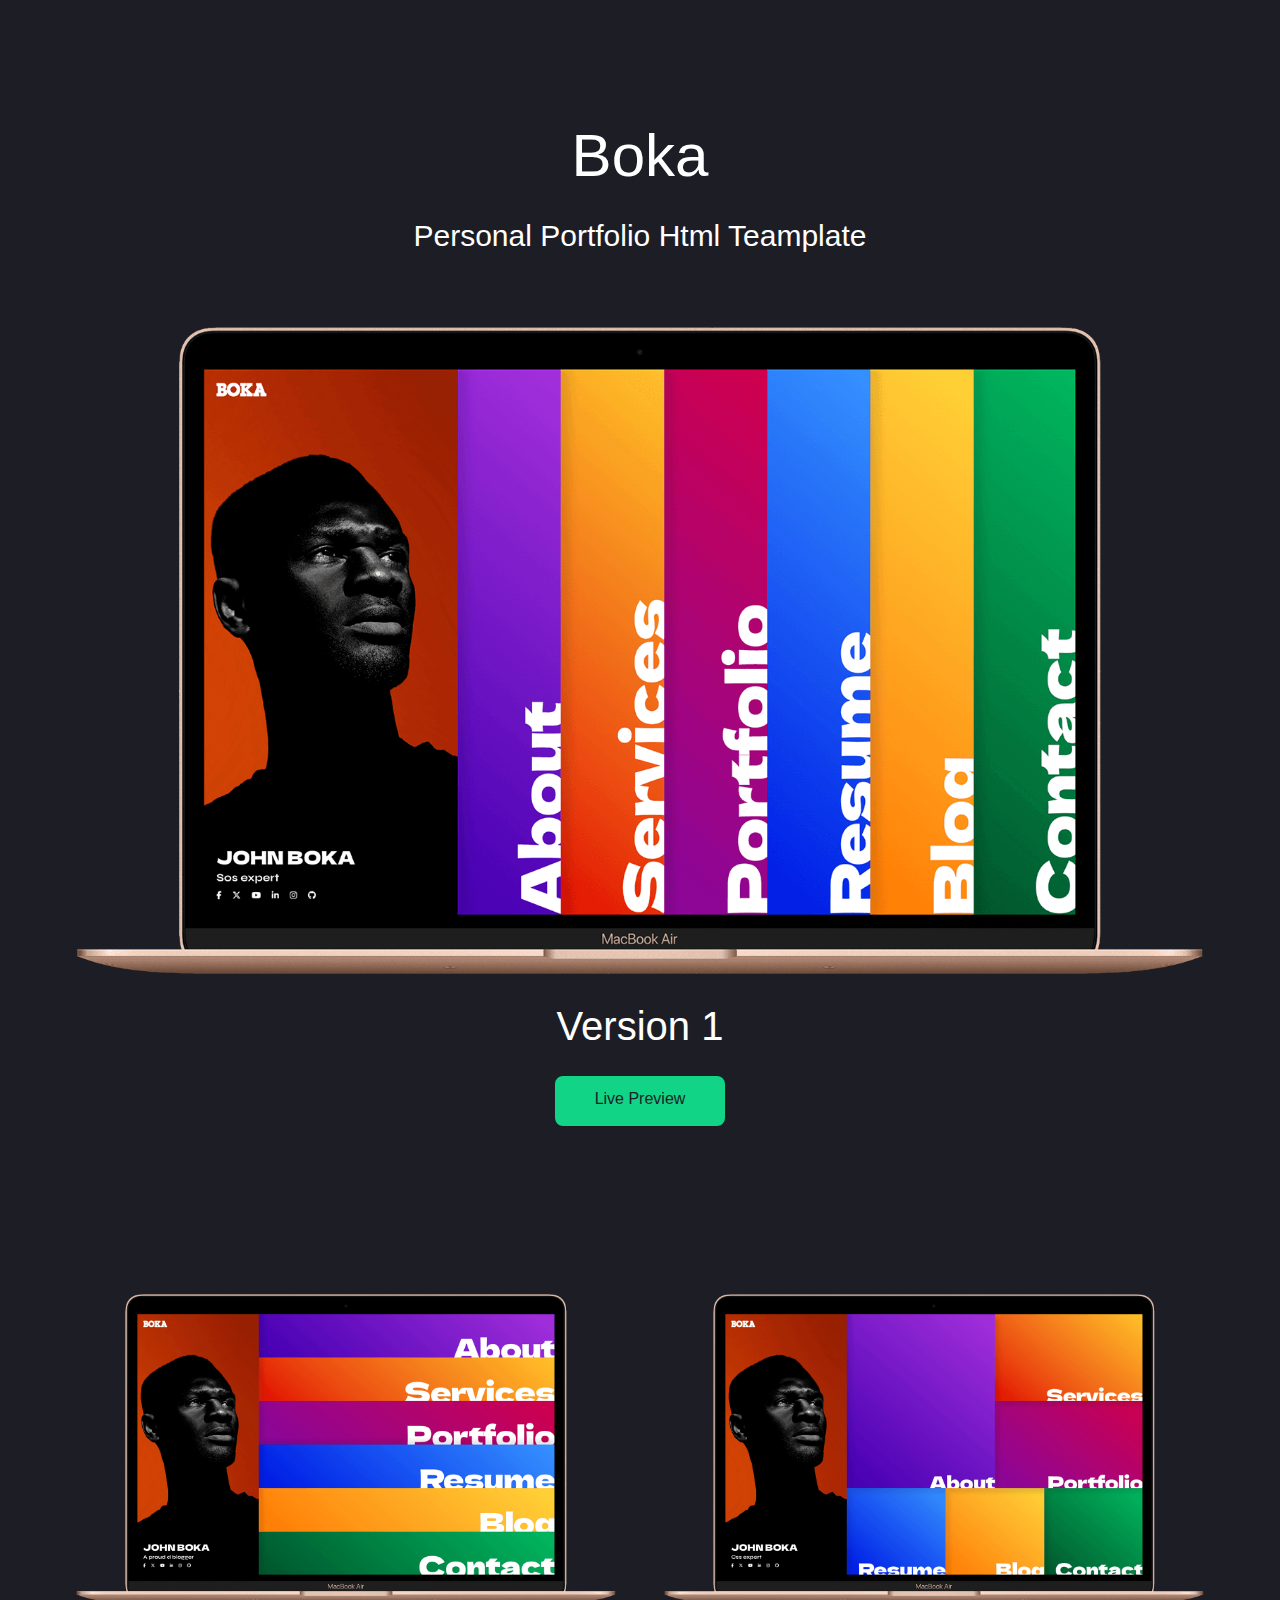
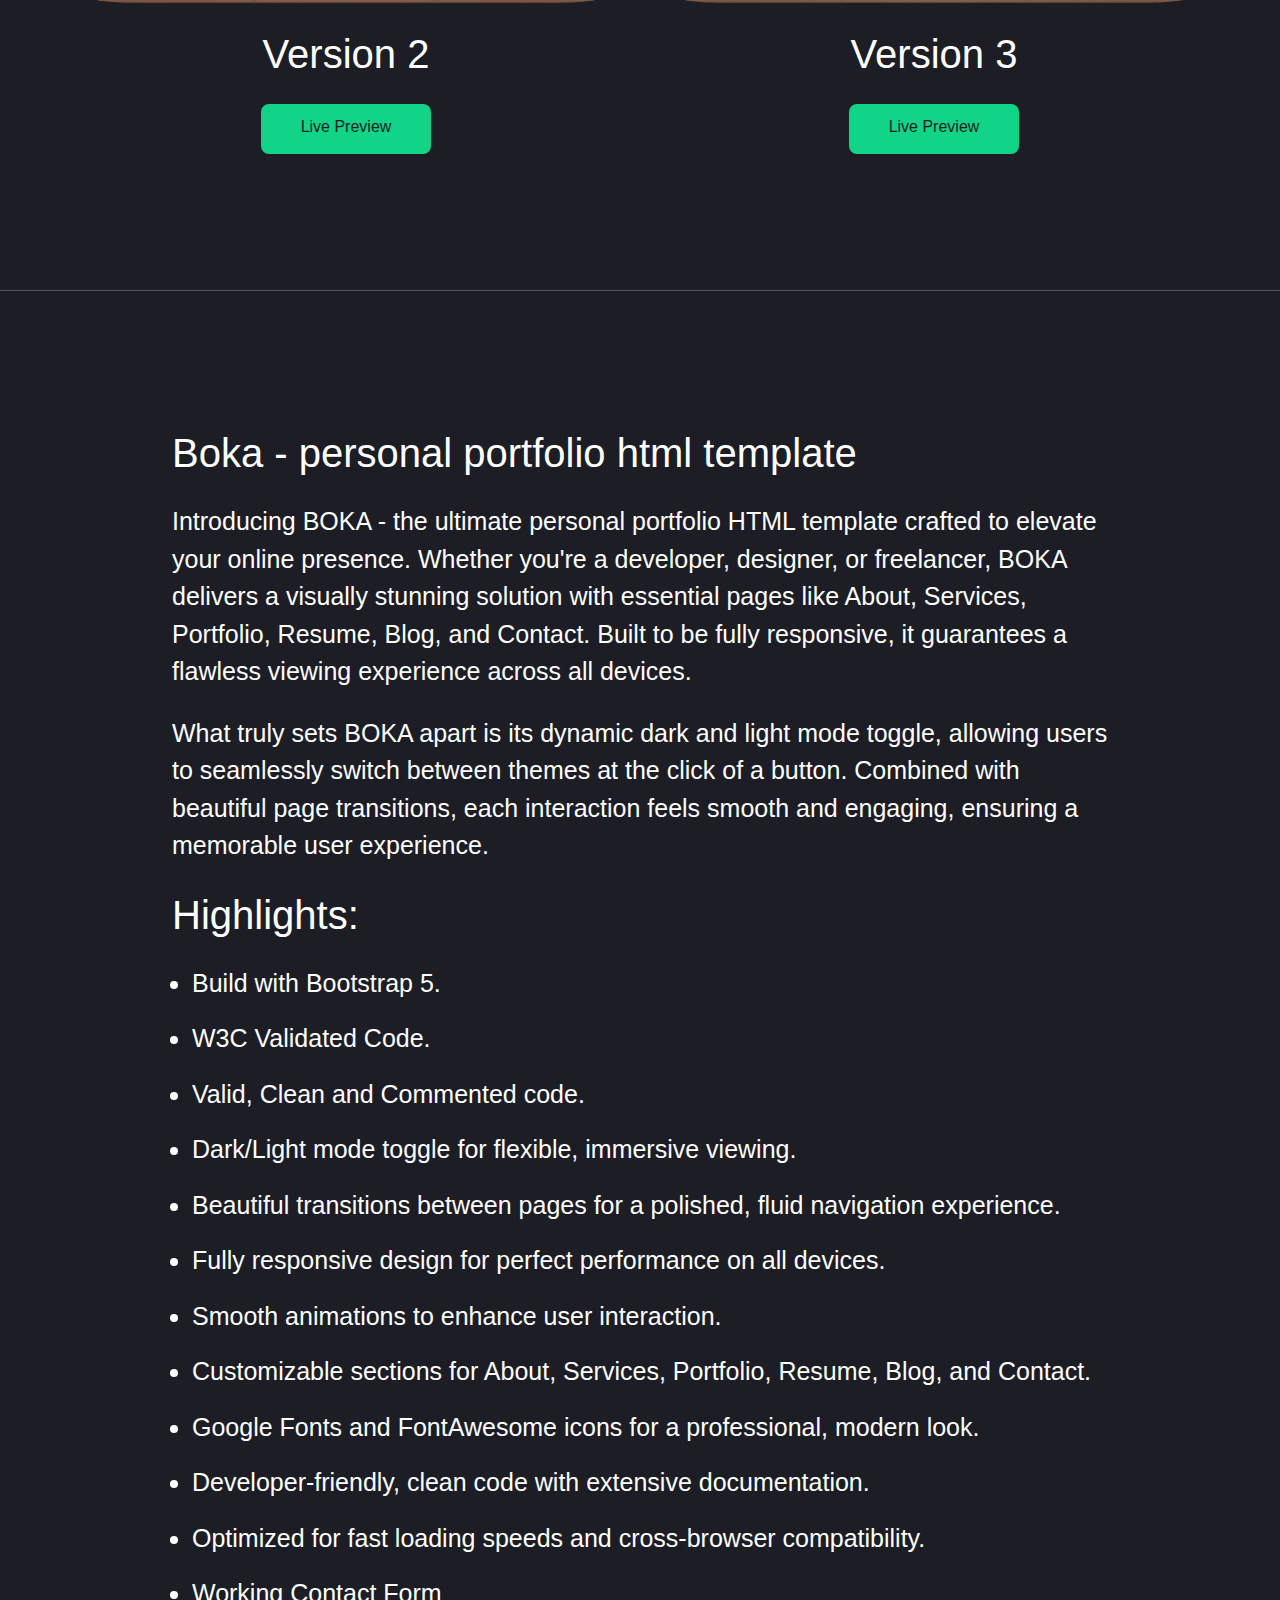
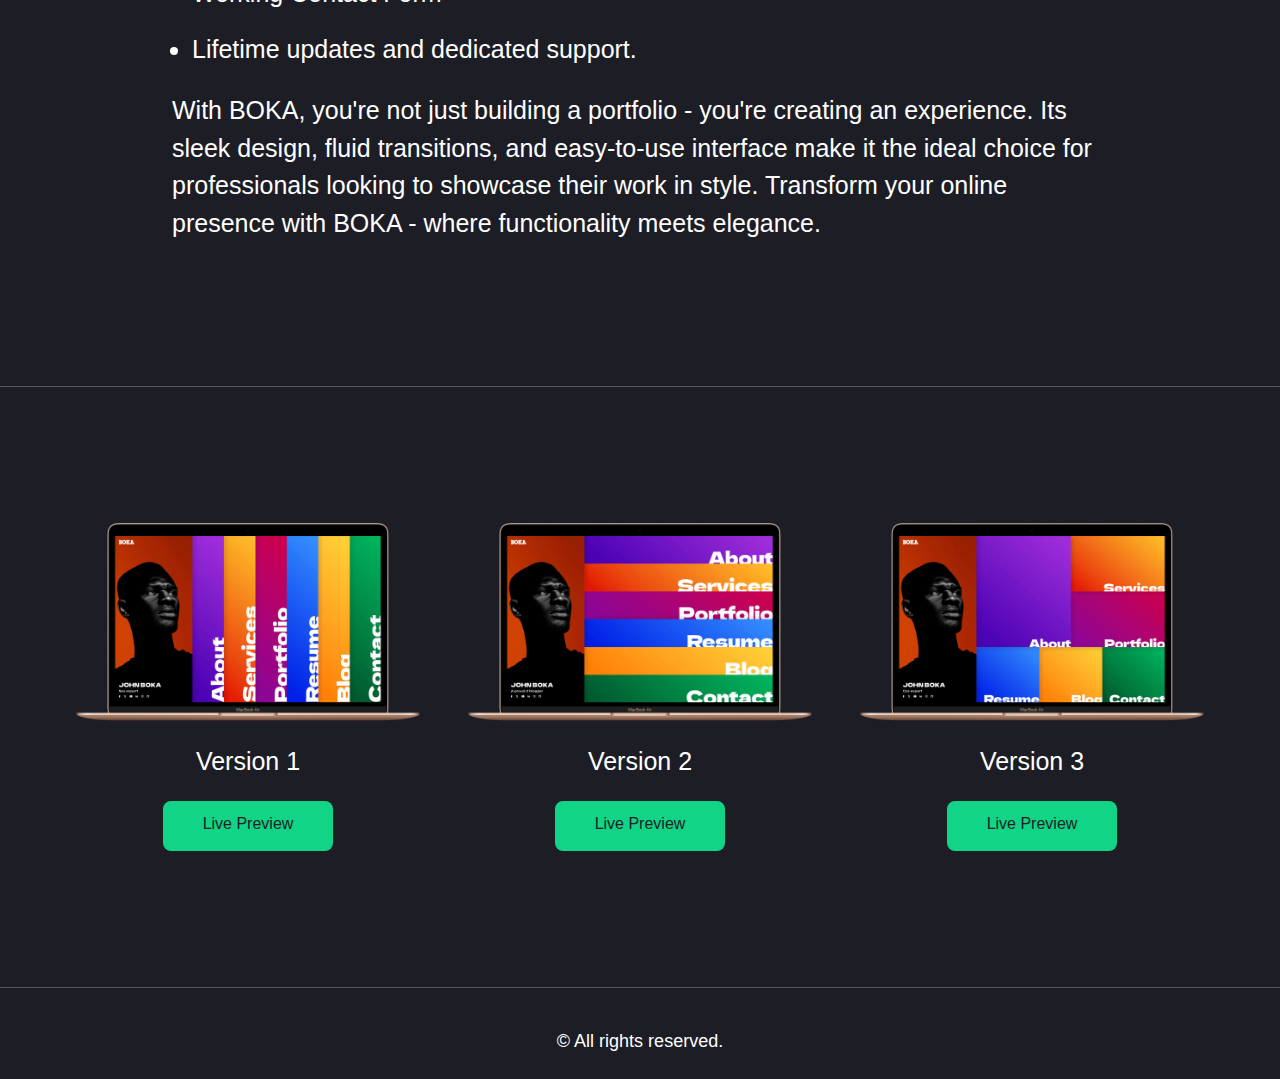
<file: boka/index.htm>
﻿<!DOCTYPE html>
<html lang="en">
  <head>
    <!-- Google tag (gtag.js) -->
<script async="" src="../gtag/js?id=G-BR16VE3PE4"></script>
<script>
  window.dataLayer = window.dataLayer || [];
  function gtag(){dataLayer.push(arguments);}
  gtag('js', new Date());

  gtag('config', 'G-BR16VE3PE4');
</script>
    <meta charset="utf-8">
    <meta http-equiv="X-UA-Compatible" content="IE=edge">
    <meta name="viewport" content="width=device-width, initial-scale=1, maximum-scale=1, viewport-fit=cover">
    <title>Boka - personal portfolio html template</title>
    <meta name="author" content="SLICEmyPAGE">
    <meta name="description" content="Boka is a sleek and modern personal portfolio HTML template designed to showcase your skills, projects, and experience. Perfect for web developers, designers, and creatives.">
    <meta name="keywords" content="personal portfolio, HTML template, web developer, designer, creative portfolio, modern design">
    <link rel="icon" href="include/images/favicon.png" sizes="32x32">
    <!-- Google Font -->
    <link rel="preconnect" href="https://fonts.googleapis.com">
    <link rel="preconnect" href="https://fonts.gstatic.com" crossorigin="">
    <link href="../css2?family=Dela+Gothic+One&family=Syne:wght@400..800&display=swap" rel="stylesheet">
    <!-- Bootstrap Css -->
    <link rel="stylesheet" href="include/css/bootstrap.min.css" type="text/css">
    <!-- Swiper Css -->
    <link rel="stylesheet" href="include/css/swiper-bundle.min.css" type="text/css">
    <!-- FontAwesome Css -->
    <link rel="stylesheet" href="include/css/fontawesome.min.css" type="text/css">
    <!-- All custom Css here -->
    <link href="include/css/style.css" rel="stylesheet" type="text/css">
  </head>
  <body class="d-flex flex-column ps-0 overflow-visible dark-theme">
    <!-- ============================ Content Start ============================ -->
    <div class="content-container">
      <div class="container">
        <div class="row mb-5">
          <div class="col-md-12 text-center">
            <h1>Boka</h1>
            <h4>Personal Portfolio Html Teamplate</h4>
          </div>
        </div>
        <div class="row g-5">
          <div class="col-lg-12 mb-120 tab-mb-0">
            <a href="index-v1.html" target="_blank" class="w-100 text-center">
              <img src="include/images/landing-img/boka-version1-preview.png" alt="Version 1" class="mb-4">
              <h3>Version 1</h3>
              <div><span class="btn btn-primary">Live Preview</span></div>
            </a>
          </div>
          <div class="col-lg-6">
            <a href="index-v2.html" target="_blank" class="w-100 text-center">
              <img src="include/images/landing-img/boka-version2-preview.png" alt="Version 2" class="mb-4">
              <h3>Version 2</h3>
              <div><span class="btn btn-primary">Live Preview</span></div>
            </a>
          </div>
          <div class="col-lg-6">
            <a href="index-v3.html" target="_blank" class="w-100 text-center">
              <img src="include/images/landing-img/boka-version3-preview.png" alt="Version 3" class="mb-4">
              <h3>Version 3</h3>
              <div><span class="btn btn-primary">Live Preview</span></div>
            </a>
          </div>
        </div>
      </div>
    </div>
    <!-- ============================ Content End ============================ -->
    <hr class="w-100">
    <!-- ============================ Content Start ============================ -->
    <div class="content-container">
      <div class="container">
        <div class="row">
          <div class="col-lg-10 mx-auto font-primary fw-regular h5 line-height-150">
            <h3>Boka - personal portfolio html template</h3>
            <p>
              Introducing BOKA - the ultimate personal portfolio HTML template crafted to elevate your online presence. Whether you're a developer, designer, or freelancer, BOKA delivers a visually
              stunning solution with essential pages like About, Services, Portfolio, Resume, Blog, and Contact. Built to be fully responsive, it guarantees a flawless viewing experience across all
              devices.
            </p>

            <p>
              What truly sets BOKA apart is its dynamic dark and light mode toggle, allowing users to seamlessly switch between themes at the click of a button. Combined with beautiful page
              transitions, each interaction feels smooth and engaging, ensuring a memorable user experience.
            </p>

            <h3 class="mb-4">Highlights:</h3>

            <ul>
              <li>Build with Bootstrap 5.</li>
              <li>W3C Validated Code.</li>
              <li>Valid, Clean and Commented code.</li>
              <li>Dark/Light mode toggle for flexible, immersive viewing.</li>
              <li>Beautiful transitions between pages for a polished, fluid navigation experience.</li>
              <li>Fully responsive design for perfect performance on all devices.</li>
              <li>Smooth animations to enhance user interaction.</li>
              <li>Customizable sections for About, Services, Portfolio, Resume, Blog, and Contact.</li>
              <li>Google Fonts and FontAwesome icons for a professional, modern look.</li>
              <li>Developer-friendly, clean code with extensive documentation.</li>
              <li>Optimized for fast loading speeds and cross-browser compatibility.</li>
              <li>Working Contact Form</li>
              <li>Lifetime updates and dedicated support.</li>
            </ul>
            <p>
              With BOKA, you're not just building a portfolio - you're creating an experience. Its sleek design, fluid transitions, and easy-to-use interface make it the ideal choice for professionals
              looking to showcase their work in style. Transform your online presence with BOKA - where functionality meets elegance.
            </p>
          </div>
        </div>
      </div>
    </div>
    <!-- ============================ Content End ============================ -->
    <hr class="w-100">

    <!-- ============================ Content Start ============================ -->
    <div class="content-container">
      <div class="container">
        <div class="row g-5">
          <div class="col-lg-4">
            <a href="index-v1.html" target="_blank" class="w-100 text-center">
              <img src="include/images/landing-img/boka-version1-preview.png" alt="Version 1" class="mb-4">
              <h5>Version 1</h5>
              <div><span class="btn btn-primary">Live Preview</span></div>
            </a>
          </div>
          <div class="col-lg-4">
            <a href="index-v2.html" target="_blank" class="w-100 text-center">
              <img src="include/images/landing-img/boka-version2-preview.png" alt="Version 2" class="mb-4">
              <h5>Version 2</h5>
              <div><span class="btn btn-primary">Live Preview</span></div>
            </a>
          </div>
          <div class="col-lg-4">
            <a href="index-v3.html" target="_blank" class="w-100 text-center">
              <img src="include/images/landing-img/boka-version3-preview.png" alt="Version 3" class="mb-4">
              <h5>Version 3</h5>
              <div><span class="btn btn-primary">Live Preview</span></div>
            </a>
          </div>
        </div>
      </div>
    </div>
    <!-- ============================ Content End ============================ -->
    <hr class="w-100">

    <!-- ============================ Footer Start ============================ -->
    <footer id="footer" class="d-flex flex-column mt-auto text-center py-4">
      <div>&copy; All rights reserved.</div>
    </footer>
    <!-- ============================ Footer End ============================ -->
    <!--  jquery Js  -->
    <script src="include/js/jquery-3.7.1.min.js"></script>
    <!--  Bootstrap Js  -->
    <script src="include/js/bootstrap.bundle.min.js"></script>
    <!-- Swiper JS -->
    <script src="include/js/swiper-bundle.min.js"></script>
    <!-- GSAP JS -->
    <script src="include/js/gsap.min.js"></script>
    <!-- ScrollTrigger JS -->
    <script src="include/js/ScrollTrigger.min.js"></script>
    <!-- SplitText JS -->
    <script src="include/js/SplitText.min.js"></script>
    <!-- TextPlugin JS -->
    <script src="include/js/TextPlugin.min.js"></script>
    <!-- Form Validation JS  -->
    <script src="include/js/jquery.validate.min.js"></script>
    <!--  All custom JS -->
    <script src="include/js/custom.js"></script>
  </body>
</html>
</file>
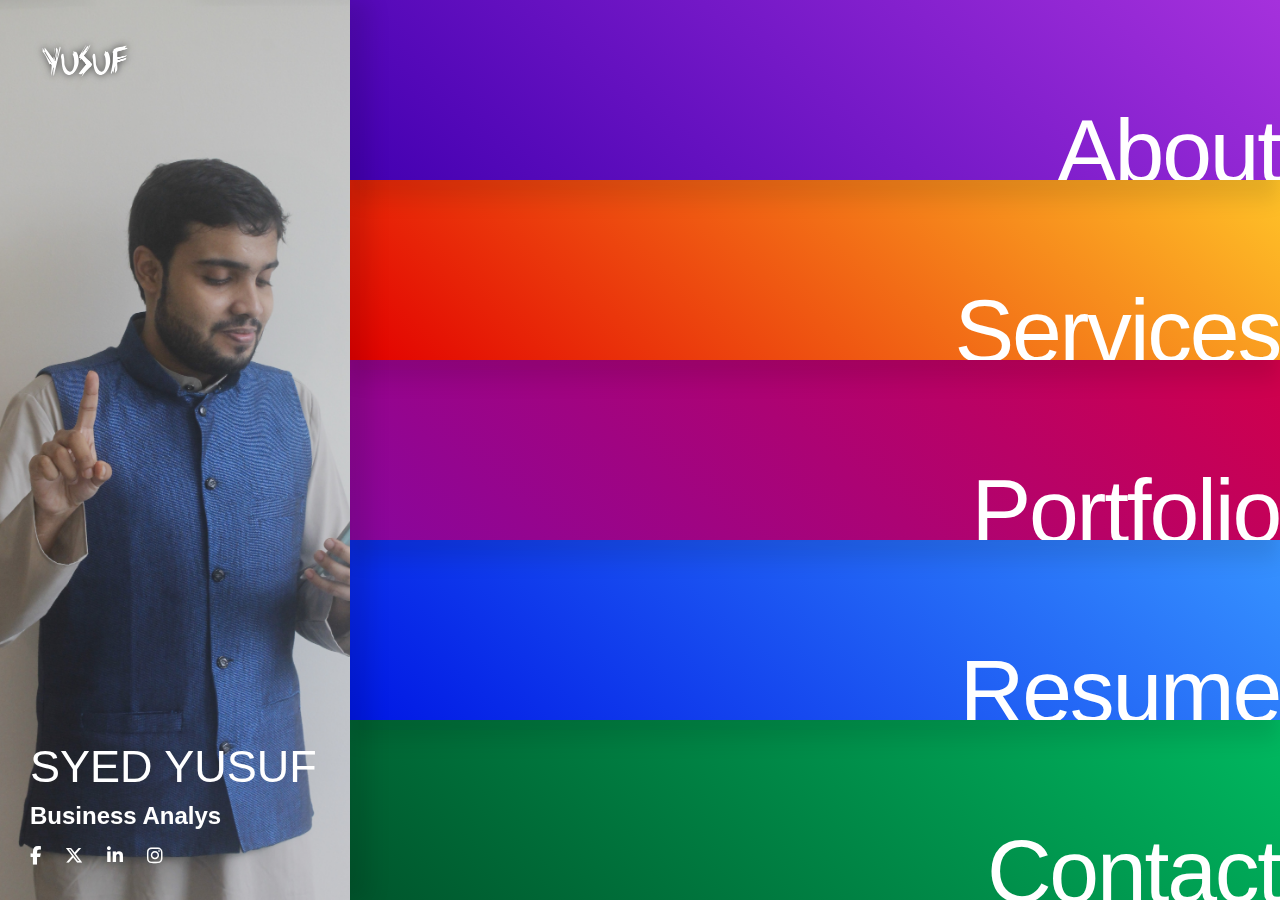
<file: boka/index-v2.html>
﻿<!DOCTYPE html>
<html lang="en">
  <head>
     <!-- Google tag (gtag.js) -->
<script async="" src="../gtag/js?id=G-BR16VE3PE4"></script>
<script>
  window.dataLayer = window.dataLayer || [];
  function gtag(){dataLayer.push(arguments);}
  gtag('js', new Date());

  gtag('config', 'G-BR16VE3PE4');
</script>
    <meta charset="utf-8">
    <meta http-equiv="X-UA-Compatible" content="IE=edge">
    <meta name="viewport" content="width=device-width, initial-scale=1, maximum-scale=1, viewport-fit=cover">
    <title>Syed Yusuf Hussaini - Expert Software Tester | Dubai</title>
    <meta name="author" content="Syed Yusuf Hussaini">
    <meta name="description" content="Syed Yusuf Hussaini is a professional Software Tester based in Dubai, specializing in Manual and Automation Testing. With experience since 2021, Syed offers expert solutions for quality software testing.">
    <meta name="keywords" content="Software Tester, Manual Testing, Automation Testing, Quality Assurance, Mumbai Software Tester, Syed Yusuf Hussaini, Testing Specialist, QA Professional, Business Analyst, Web-Designer, Figma, Web-Developer">
    <link rel="icon" href="include/images/yusuf_favicon.png" sizes="32x32">
    <!-- Google Font -->
    <link rel="preconnect" href="https://fonts.googleapis.com">
    <link rel="preconnect" href="https://fonts.gstatic.com" crossorigin="">
    <link href="../css2?family=Dela+Gothic+One&family=Syne:wght@400..800&display=swap" rel="stylesheet">
    <!-- Bootstrap Css -->
    <link rel="stylesheet" href="include/css/bootstrap.min.css" type="text/css">
    <!-- Swiper Css -->
    <link rel="stylesheet" href="include/css/swiper-bundle.min.css" type="text/css">
    <!-- FontAwesome Css -->
    <link rel="stylesheet" href="include/css/fontawesome.min.css" type="text/css">
    <!-- All custom Css here -->
    <link href="include/css/style.css" rel="stylesheet" type="text/css">
  </head>
  <body class="d-flex flex-column">
    <!-- ============================ HEADER START ============================== -->
    <header id="header" class="header-v2 d-flex transition">
      <a class="navbar-brand" href="index-v2.html"><img src="include/images/Yusuf_logo.png" alt=""></a>
      <div class="header-img-hold z-index-1">
        <img class="w-100 h-100 img-cover" src="include/images/yusuf_about.JPG" alt="">
      </div>
      <div class="header-content d-flex flex-column align-items-start justify-content-end z-index-2">
        <h1 class="mb-2 text-uppercase">Syed Yusuf</h1>
        <h2 class="mb-12 font-primary fw-bold" id="text_change">Software Tester</h2>
        <div id="text_change_list" style="display: none">
          <span>Business Analyst</span>
          <span>Html & Css expert</span>
          <span>A Photographer</span>
          <span>A chef</span>
        </div>
        <ul class="d-flex flex-wrap gap-4">
          <li>
            <a href="https://www.facebook.com/yusufsyed1994?mibextid=ZbWKwL" target="_blank"><i class="fa-brands fa-facebook-f"></i></a>
          </li>
          <li>
            <a href="https://x.com/yousuf65" target="_blank"><i class="fa-brands fa-x-twitter"></i></a>
          </li>
          <!-- <li>
            <a href="#" target="_blank"><i class="fa-brands fa-youtube"></i></a>
          </li> -->
          <li>
            <a href="https://www.linkedin.com/in/yusuf-hussaini?" target="_blank"><i class="fa-brands fa-linkedin-in"></i></a>
          </li>
          <li>
            <a href="https://www.instagram.com/coolnessunleashed_/" target="_blank"><i class="fa-brands fa-instagram"></i></a>
          </li>
          <li>
            <!-- <a href="#" target="_blank"><i class="fa-brands fa-github"></i></a> -->
          </li>
        </ul>
      </div>
    </header>

    <div class="navbar-outer">
      <div class="navbar w-100 h-100 transition position-relative p-0">
        <div class="navbar-block-wrapper d-flex flex-column w-100 h-100 position-relative">
          <div class="navbar-block navbar-v2-block bg-gradient-1 z-index-10" data-target="about-section" id="nav-about">
            <h2 class="d-flex transition">
              <span class="arrow outline"><i class="fa-solid fa-arrow-right"></i></span>About
            </h2>
            <h3 class="hero-heading">I am Syed Yusuf Hussaini, full-stack Software Tester, Business Analyst from Dubai.</h3>

            <div class="navbar-icon">
              <img src="include/images/about-icon.png" alt="">
            </div>
            <div class="text-marquee-wrapper d-none d-xl-block">
              <div class="text-marquee-parent">
                <div class="text-marquee-list">
                  <span>Everything about me.</span>
                  <span>Everything about me.</span>
                  <span>Everything about me.</span>
                </div>
                <div class="text-marquee-list">
                  <span>Everything about me.</span>
                  <span>Everything about me.</span>
                  <span>Everything about me.</span>
                </div>
                <div class="text-marquee-list">
                  <span>Everything about me.</span>
                  <span>Everything about me.</span>
                  <span>Everything about me.</span>
                </div>
              </div>
            </div>
          </div>
          <div class="navbar-block navbar-v2-block bg-gradient-2 z-index-9" data-target="services-section" id="nav-services">
            <h2 class="d-flex transition">
              <span class="arrow outline"><i class="fa-solid fa-arrow-right"></i></span>Services
            </h2>
            <h3 class="hero-heading">5+ years experiences with over 100 projects delivered.</h3>
            <div class="navbar-icon">
              <img src="include/images/services-icon.png" alt="">
            </div>
            <div class="text-marquee-wrapper d-none d-xl-block">
              <div class="text-marquee-parent">
                <div class="text-marquee-list">
                  <span>What I do.</span>
                  <span>What I do.</span>
                  <span>What I do.</span>
                  <span>What I do.</span>
                </div>
                <div class="text-marquee-list">
                  <span>What I do.</span>
                  <span>What I do.</span>
                  <span>What I do.</span>
                  <span>What I do.</span>
                </div>
                <div class="text-marquee-list">
                  <span>What I do.</span>
                  <span>What I do.</span>
                  <span>What I do.</span>
                  <span>What I do.</span>
                </div>
              </div>
            </div>
          </div>
          <div class="navbar-block navbar-v2-block bg-gradient-3 z-index-8" data-target="portfolio-section" id="nav-portfolio">
            <h2 class="d-flex transition">
              <span class="arrow outline"><i class="fa-solid fa-arrow-right"></i></span>Portfolio
            </h2>
            <h3 class="hero-heading">View my projects showcasing creativity and quality in web solutions.</h3>
            <div class="navbar-icon">
              <img src="include/images/portfolio-icon.png" alt="">
            </div>
            <div class="text-marquee-wrapper d-none d-xl-block">
              <div class="text-marquee-parent">
                <div class="text-marquee-list">
                  <span>My Featured Work.</span>
                  <span>My Achievments.</span>
                  <span>My Clients.</span>
                </div>
                <div class="text-marquee-list">
                  <span>My Featured Work.</span>
                  <span>My Achievments.</span>
                  <span>My Clients.</span>
                </div>
                <div class="text-marquee-list">
                  <span>My Featured Work.</span>
                  <span>My Achievments.</span>
                  <span>My Clients.</span>
                </div>
              </div>
            </div>
          </div>
          <div class="navbar-block navbar-v2-block bg-gradient-4 z-index-7" data-target="resume-section" id="nav-resume">
            <h2 class="d-flex transition">
              <span class="arrow outline"><i class="fa-solid fa-arrow-right"></i></span>Resume
            </h2>
            <h3 class="hero-heading">Explore my experience, education, and achievements in Business Analyst, Web Designing & Software Tester</h3>
            <div class="navbar-icon">
              <img src="include/images/resume-icon.png" alt="">
            </div>
            <div class="text-marquee-wrapper d-none d-xl-block">
              <div class="text-marquee-parent">
                <div class="text-marquee-list">
                  <span>My Experiences.</span>
                  <span>My Educations.</span>
                  <span>My Awards.</span>
                  <span>My Skills.</span>
                </div>
                <div class="text-marquee-list">
                  <span>My Experiences.</span>
                  <span>My Educations.</span>
                  <span>My Awards.</span>
                  <span>My Skills.</span>
                </div>
                <div class="text-marquee-list">
                  <span>My Experiences.</span>
                  <span>My Educations.</span>
                  <span>My Awards.</span>
                  <span>My Skills.</span>
                </div>
              </div>
            </div>
          </div>
          <div class="navbar-block navbar-v2-block bg-gradient-6 z-index-5" data-target="contact-section" id="nav-contact">
            <h2 class="d-flex transition">
              <span class="arrow outline"><i class="fa-solid fa-arrow-right"></i></span>Contact
            </h2>
            <h3 class="hero-heading">Let's connect and explore how we can work together to bring your vision to life.</h3>
            <div class="navbar-icon">
              <img src="include/images/contact-icon.png" alt="">
            </div>
            <div class="text-marquee-wrapper d-none d-xl-block">
              <div class="text-marquee-parent">
                <div class="text-marquee-list">
                  <span>Get in touch.</span>
                  <span>Message me.</span>
                  <span>Mail me.</span>
                  <span>Visit me.</span>
                </div>
                <div class="text-marquee-list">
                  <span>Get in touch.</span>
                  <span>Message me.</span>
                  <span>Mail me.</span>
                  <span>Visit me.</span>
                </div>
                <div class="text-marquee-list">
                  <span>Get in touch.</span>
                  <span>Message me.</span>
                  <span>Mail me.</span>
                  <span>Visit me.</span>
                </div>
              </div>
            </div>
          </div>
        </div>
        <div class="scroll-down d-flex">
          <a href="#main" class="link link-xl text-white" data-text="Scroll"><span>Scroll</span> <b class="arrow outline"><i class="fa-solid fa-arrow-down"></i></b></a>
        </div>
        <div class="go-back">
          <a href="#main" class="link link-xl back-to-menu text-white" data-text="Back to Menu"><span>Back to Menu</span> <b class="arrow outline"><i class="fa-solid fa-arrow-right"></i></b></a>
        </div>
      </div>
    </div>
    <div class="nav-toggler d-xl-none">
      <a href="#" class="nav-toggle-btn">
        <span></span>
      </a>
    </div>
           <div class="navbar-block navbar-v2-block bg-gradient-5 z-index-6" data-target="blog-section" id="nav-blog"> 
             <h2 class="d-flex transition">
              <span class="arrow outline"><i class="fa-solid fa-arrow-right"></i></span>Blog
            </h2> 
            <h3 class="hero-heading">Read insights and updates on web development and trends.</h3>
            <div class="navbar-icon">
              <img src="include/images/blog-icon.png" alt="">
            </div>
            <div class="text-marquee-wrapper d-none d-xl-block">
              <div class="text-marquee-parent">
                <div class="text-marquee-list">
                  <span>My articles.</span>
                  <span>My thoughts.</span>
                  <span>My articles.</span>
                  <span>My thoughts.</span>
                </div>
                <div class="text-marquee-list">
                  <span>My articles.</span>
                  <span>My thoughts.</span>
                  <span>My articles.</span>
                  <span>My thoughts.</span>
                </div>
                <div class="text-marquee-list">
                  <span>My articles.</span>
                  <span>My thoughts.</span>
                  <span>My articles.</span>
                  <span>My thoughts.</span>
                </div>
              </div>
            </div>
          </div>
          
    <!-- ============================ HEADER END ============================== -->
    <main id="main" class="position-relative">
      <!-- ============================ ABOUT SECTION START ============================ -->
      <div class="page-section position-relative overflow-hidden" id="about-section">
        <div class="content-container">
          <div class="container">
            <div class="row mb-120 tab-mb-64">
              <div class="col-lg-6 tab-mb-64 animate-child">
                <h2 class="page-heading text-clip bg-gradient-1">Hi, I am Syed Yusuf.</h2>
                <div class="animate-child">
                  <p>
                    Since I began my career in 2016, I have participated in both
                    solo and
                    group productions. I'm proud of everything I accomplish as well as the enduring
                    relationships I've
                    managed to create. Sincerely, I believe that persistence eventually pays off, and I am sure
                    that
                    each day brings me a little bit closer to reaching my goals.
                  </p>
                  <p>Whether it's little, solo projects or collaborative alliances, I'm always looking for
                    opportunities to travel new places and learn something new that I can use to my work. My
                    manual testing and automation testing skills have lately improved. Please feel free to
                    contact me with any questions after viewing my portfolio.</p>
                </div>
              </div>
              <div class="col-lg-6 animate-child">
                <div class="about-img-container position-relative w-100 h-100 rounded-5 overflow-hidden shadow">
                  <div class="about-img-hold position-relative w-100 h-100 z-index-1">
                    <img src="include/images/Yusuf-about-signature.jpg" alt="" class="w-100 h-100 img-cover">
                  </div>
                  <div class="signature-hold position-absolute z-index-2">
                    <img src="include/images/signature.png" alt="signature">
                  </div>
                <!-- </div> -->
              <!-- </div>
            </div> -->

            <!-- <div class="row">
              <div class="col-lg-10">
                <div class="page-heading-wrapper mb-90 tab-mb-64">
                  <div class="col-lg-11 animate-child">
                    <h2 class="page-heading mb-48 mob-mb-24 text-clip bg-gradient-1">What my clients say about me</h2>
                  </div>
                  <div class="col-lg-6 ms-auto opacity-75">
                    <div class="animate-child">
                      <p>Quis voluptatibus inventore exercitationem harum minus obcaecati officiis distinctio quia accusamus sit quae.</p>
                      <p>Harum placeat iusto, eius esse eaque natus rerum praesentium debitis..</p>
                    </div>
                  </div>
                </div>
              </div>
            </div> -->

            <!-- <div class="row">
              <div class="col-lg-12 animate-child">
                <div class="swiper testimonial-slider full-height">
                  <div class="swiper-wrapper">
                    <div class="testimonial-item swiper-slide">
                      <div class="testimonial-box w-100 h-100 d-flex flex-column">
                        <blockquote class="h3 fw-bold mb-5">
                          I was very impressed with the quality of work produced. The job was completed to specification, and he went above and beyond in bringing the PSD's to life. I will be using
                          this contractor again.
                        </blockquote>
                        <div class="quote-by mt-auto">
                          <strong class="h5 fw-bold text-clip bg-gradient-1">David I.</strong><br>
                          <a href="#" class="link link-sm text-body-color" data-text="www.domain-name.com"><span>www.domain-name.com</span><small class="ms-2"><i class="fa-solid fa-arrow-up-right-from-square" aria-hidden="true"></i></small></a>
                        </div>
                      </div>
                    </div> -->

                    <!-- <div class="testimonial-item swiper-slide">
                      <div class="testimonial-box w-100 h-100 d-flex flex-column">
                        <blockquote class="h3 fw-bold mb-5">Was a great experience with John Boka coded it exactly how I wanted, I'm picky so that says a lot! Thanks!</blockquote>
                        <div class="quote-by mt-auto">
                          <strong class="h5 fw-bold text-clip bg-gradient-1">Zackary</strong><br>
                          <a href="#" class="link link-sm text-body-color" data-text="www.domain-name.com"><span>www.domain-name.com</span><small class="ms-2"><i class="fa-solid fa-arrow-up-right-from-square" aria-hidden="true"></i></small></a>
                        </div>
                      </div>
                    </div>

                    <div class="testimonial-item swiper-slide">
                      <div class="testimonial-box w-100 h-100 d-flex flex-column">
                        <blockquote class="h3 fw-bold mb-5">
                          Excellent piece of web build work. Went above and beyond what I asked and very supportive throughout. Very happy with the outcome and will definitely use Boka again.
                        </blockquote>
                        <div class="quote-by mt-auto">
                          <strong class="h5 fw-bold text-clip bg-gradient-1">Stuart</strong><br>
                          <a href="#" class="link link-sm text-body-color" data-text="www.domain-name.com"><span>www.domain-name.com</span><small class="ms-2"><i class="fa-solid fa-arrow-up-right-from-square" aria-hidden="true"></i></small></a>
                        </div>
                      </div>
                    </div>

                    <div class="testimonial-item swiper-slide">
                      <div class="testimonial-box w-100 h-100 d-flex flex-column">
                        <blockquote class="h3 fw-bold mb-5">
                          Great solid work turned around in a timely fashion and written as specified in the requirements. Reliable and talented contractor!!
                        </blockquote>
                        <div class="quote-by mt-auto">
                          <strong class="h5 fw-bold text-clip bg-gradient-1">Pupcake Publisher</strong><br>
                          <a href="#" class="link link-sm text-body-color" data-text="www.domain-name.com"><span>www.domain-name.com</span><small class="ms-2"><i class="fa-solid fa-arrow-up-right-from-square" aria-hidden="true"></i></small></a>
                        </div>
                      </div>
                    </div>

                    <div class="testimonial-item swiper-slide">
                      <div class="testimonial-box w-100 h-100 d-flex flex-column">
                        <blockquote class="h3 fw-bold mb-5">Thanks Boka, excellent work!! Great communication too. Will hire again!</blockquote>
                        <div class="quote-by mt-auto">
                          <strong class="h5 fw-bold text-clip bg-gradient-1">Niek Giavedoni</strong><br>
                          <a href="#" class="link link-sm text-body-color" data-text="www.domain-name.com"><span>www.domain-name.com</span><small class="ms-2"><i class="fa-solid fa-arrow-up-right-from-square" aria-hidden="true"></i></small></a>
                        </div>
                      </div>
                    </div>
                  </div> -->
                  <div class="swiper-button-next"></div>
                  <div class="swiper-button-prev"></div>
                  <div class="swiper-pagination"></div>
                </div>
              </div>
            </div>
          </div>
        </div>

        <div class="page-nav-container d-flex">
          <a href="#nav-contact" class="page-nav-link page-nav-parent d-flex align-items-end w-100 position-relative overflow-hidden bg-gradient-6 z-index-2" data-target="contact-section" data-overlay="nav-overlay-contact">
            <h2 class="d-flex transition position-relative">
              Contact
              <span class="arrow outline"><i class="fa-solid fa-arrow-right"></i></span>
            </h2>
            <div class="page-nav-icon">
              <img src="include/images/contact-icon.png" alt="">
            </div>
          </a>
          <a href="#nav-services" class="page-nav-link page-nav-parent d-flex align-items-end w-100 position-relative overflow-hidden bg-gradient-2 z-index-1" data-target="services-section" data-overlay="nav-overlay-services">
            <h2 class="d-flex transition position-relative">
              Services
              <span class="arrow outline"><i class="fa-solid fa-arrow-right"></i></span>
            </h2>
            <div class="page-nav-icon">
              <img src="include/images/services-icon.png" alt="">
            </div>
          </a>
        </div>
      </div>
      <!-- ============================ ABOUT SECTION END ============================ -->

      <!-- ============================ SERVICES SECTION START ============================ -->
      <div class="page-section position-relative overflow-hidden" id="services-section">
        <div class="content-container">
          <div class="container">
            <div class="row">
              <div class="col-lg-10">
                <div class="page-heading-wrapper mb-90 tab-mb-64">
                  <div class="col-lg-11 animate-child">
                    <h2 class="page-heading mb-48 mob-mb-24 text-clip bg-gradient-2">All solutions to help you grow your business.</h2>
                  </div>
                  <div class="col-lg-6 ms-auto opacity-75">
                    <div class="animate-child">
                      <p>Whether you're looking for stunning web design, a smooth user experience, or creative solutions to make your brand stand out—I'm here to help. Let's transform your vision into something amazing and unforgettable. Ready to create something great together?</p>
                    </div>
                  </div>
                </div>
              </div>
              <div class="col-lg-12">
                <div class="row align-items-center">
                  <div class="col-lg-6">
                    <div class="service-left-container pe-lg-5 animate-child">
                      <h5>Transforming Ideas into Excellence, One Service at a Time!</h5>
                      <p>
                        Unlock Flawless Performance with Precision Testing – Where Every Line of Code Meets Perfection. I don’t just find bugs; I ensure your software delivers seamless, reliable, and exceptional user experiences. Trust me to test, so you can release with confidence!
                      </p>
                      <div class="pe-lg-5">
                        <div class="service-list-wrapper">
                          <ul class="service-list customTab animate-child" id="services-tab" role="tablist">
                            <li class="d-flex mb-2" role="presentation">
                              <h4 class="service-link font-primary fw-bold transition mb-0 position-relative active" id="service1-tab" data-bs-toggle="tab" data-bs-target="#service1" role="tab" aria-controls="service1" aria-selected="true">
                                Sofware Testing<sup class="transition text-clip bg-gradient-2">01</sup>
                              </h4>
                            </li>
                            <li class="d-flex mb-2" role="presentation">
                              <h4 class="service-link font-primary fw-bold transition mb-0 position-relative" id="service2-tab" data-bs-toggle="tab" data-bs-target="#service2" role="tab" aria-controls="service2" aria-selected="false">
                                HTML Templates<sup class="transition text-clip bg-gradient-2">02</sup>
                              </h4>
                            </li>
                            <li class="d-flex mb-2" role="presentation">
                              <h4 class="service-link font-primary fw-bold transition mb-0 position-relative" id="service3-tab" data-bs-toggle="tab" data-bs-target="#service3" role="tab" aria-controls="service3" aria-selected="true">
                                eCommerce<sup class="transition text-clip bg-gradient-2">03</sup>
                              </h4>
                            </li>
                            <li class="d-flex mb-2" role="presentation">
                              <h4 class="service-link font-primary fw-bold transition mb-0 position-relative" id="service4-tab" data-bs-toggle="tab" data-bs-target="#service4" role="tab" aria-controls="service4" aria-selected="false">
                                Web Designing<sup class="transition text-clip bg-gradient-2">04</sup>
                              </h4>
                            </li>
                            <li class="d-flex mb-2" role="presentation">
                              <h4 class="service-link font-primary fw-bold transition mb-0 position-relative" id="service5-tab" data-bs-toggle="tab" data-bs-target="#service5" role="tab" aria-controls="service5" aria-selected="true">
                                CRM<sup class="transition text-clip bg-gradient-2">05</sup>
                              </h4>
                            </li>
                            <li class="d-flex mb-2" role="presentation">
                              <h4 class="service-link font-primary fw-bold transition mb-0 position-relative" id="service6-tab" data-bs-toggle="tab" data-bs-target="#service6" role="tab" aria-controls="service6" aria-selected="false">
                                WordPress<sup class="transition text-clip bg-gradient-2">06</sup>
                              </h4>
                            </li>
                            <li class="d-flex mb-2" role="presentation">
                              <h4 class="service-link font-primary fw-bold transition mb-0 position-relative" id="service7-tab" data-bs-toggle="tab" data-bs-target="#service7" role="tab" aria-controls="service7" aria-selected="false">
                                Business Analyst<sup class="transition text-clip bg-gradient-2">07</sup>
                              </h4>
                            </li>
                          </ul>
                        </div>
                      </div>
                    </div>
                  </div>
                  <div class="col-lg-6 animate-child">
                    <div class="service-right-container">
                      <div class="tab-content h-100 w-100" id="services-tabContent">
                        <div class="tab-pane w-100 h-100 show active" id="service1" role="tabpanel" aria-labelledby="service1-tab" tabindex="0">
                          <div class="service-details-outer custom-tab-content w-100 h-100 reveal">
                            <div class="service-details-container w-100 h-100 position-relative">
                              <div class="service-image-box overflow-hidden shadow rounded-5 w-100 transition">
                                <img src="include/images/Software!.jpg" alt="" class="w-100 h-100 img-cover d-none d-lg-block">
                                <img src="include/images/Software! - Copy.jpg" alt="" class="w-100 h-60 img-cover d-lg-none">
                              </div>

                              <div class="service-details p-4 overflow-hidden shadow rounded-5">
                                <h4 class="font-primary fw-bold">
                                  <span class="text-clip bg-gradient-2">01. Software Testing</span>
                                </h4>
                                <p>Flawless performance, bug-free experiences.</p>
                                <ul class="d-flex flex-column gap-2">
                                  <li>
                                    <span class="text-clip bg-gradient-2 d-inline-block"><i class="fa-solid fa-angles-right"></i> </span>
                                    GUI Testing
                                  </li>
                                  <li>
                                    <span class="text-clip bg-gradient-2 d-inline-block"><i class="fa-solid fa-angles-right"></i></span>
                                    Integration Testing
                                  </li>
                                  <li>
                                    <span class="text-clip bg-gradient-2 d-inline-block"><i class="fa-solid fa-angles-right"></i></span>
                                    Responsive Testing
                                  </li>
                                  <li>
                                    <span class="text-clip bg-gradient-2 d-inline-block"><i class="fa-solid fa-angles-right"></i></span>
                                    API Testing
                                  </li>
                                  <li>
                                    <span class="text-clip bg-gradient-2 d-inline-block"><i class="fa-solid fa-angles-right"></i></span>
                                    Farm Testing
                                  </li>
                                </ul>
                              </div>
                            </div>
                          </div>
                        </div>
                        <div class="tab-pane w-100 h-100" id="service2" role="tabpanel" aria-labelledby="service2-tab" tabindex="0">
                          <div class="service-details-outer custom-tab-content w-100 h-100">
                            <div class="service-details-container w-100 h-100 position-relative">
                              <div class="service-image-box overflow-hidden shadow rounded-5 w-100 transition">
                                <img src="include/images/service2.jpg" alt="" class="w-100 h-100 img-cover d-none d-lg-block">
                                <img src="include/images/service2-mob.jpg" alt="" class="w-100 h-100 img-cover d-lg-none">
                              </div>

                              <div class="service-details p-4 overflow-hidden shadow rounded-5">
                                <h4 class="font-primary fw-bold">
                                  <span class="text-clip bg-gradient-2">02. Html Templates</span>
                                </h4>
                                <p>Transform vibrant HTML templates into a fun, eye-catching website that’s as unique as your ideas!</p>
                                <ul class="d-flex flex-column gap-2">
                                  <li>
                                    <span class="text-clip bg-gradient-2 d-inline-block"><i class="fa-solid fa-angles-right"></i> </span>
                                    Pixel perfect
                                  </li>
                                  <li>
                                    <span class="text-clip bg-gradient-2 d-inline-block"><i class="fa-solid fa-angles-right"></i></span>
                                    Speed optimization
                                  </li>
                                  <li>
                                    <span class="text-clip bg-gradient-2 d-inline-block"><i class="fa-solid fa-angles-right"></i></span>
                                    Fully Responsive
                                  </li>
                                </ul>
                              </div>
                            </div>
                          </div>
                        </div>
                        <div class="tab-pane w-100 h-100" id="service3" role="tabpanel" aria-labelledby="service3-tab" tabindex="0">
                          <div class="service-details-outer custom-tab-content w-100 h-100">
                            <div class="service-details-container w-100 h-100 position-relative">
                              <div class="service-image-box overflow-hidden shadow rounded-5 w-100 transition">
                                <img src="include/images/ecommerce.jpg" alt="" class="w-100 h-100 img-cover d-none d-lg-block">
                                <img src="include/images/ecommerce - Copy.jpg" alt="" class="w-100 h-100 img-cover d-lg-none">
                              </div>

                              <div class="service-details p-4 overflow-hidden shadow rounded-5">
                                <h4 class="font-primary fw-bold">
                                  <span class="text-clip bg-gradient-2">03. E-commerce</span>
                                </h4>
                                <p>Optimizing e-commerce performance through precise testing and data-driven analysis to drive growth and smarter business solutions.</p>
                                <ul class="d-flex flex-column gap-2">
                                  <li>
                                    <span class="text-clip bg-gradient-2 d-inline-block"><i class="fa-solid fa-angles-right"></i> </span>
                                    E-commerce Testing Services
                                  </li>
                                  <li>
                                    <span class="text-clip bg-gradient-2 d-inline-block"><i class="fa-solid fa-angles-right"></i></span>
                                    Business Analysis Solutions
                                  </li>
                                  <li>
                                    <span class="text-clip bg-gradient-2 d-inline-block"><i class="fa-solid fa-angles-right"></i></span>
                                    Customer Success Stories
                                  </li>
                                  <li>
                                    <span class="text-clip bg-gradient-2 d-inline-block"><i class="fa-solid fa-angles-right"></i></span>
                                    Expert Consultation
                                  </li>
                                </ul>
                              </div>
                            </div>
                          </div>
                        </div>
                        <div class="tab-pane w-100 h-100" id="service4" role="tabpanel" aria-labelledby="service4-tab" tabindex="0">
                          <div class="service-details-outer custom-tab-content w-100 h-100">
                            <div class="service-details-container w-100 h-100 position-relative">
                              <div class="service-image-box overflow-hidden shadow rounded-5 w-100 transition">
                                <img src="include/images/service4.jpg" alt="" class="w-100 h-100 img-cover d-none d-lg-block">
                                <img src="include/images/service4-mob.jpg" alt="" class="w-100 h-100 img-cover d-lg-none">
                              </div>

                              <div class="service-details p-4 overflow-hidden shadow rounded-5">
                                <h4 class="font-primary fw-bold">
                                  <span class="text-clip bg-gradient-2">04. Mobile app</span>
                                </h4>

                                <p>Adipisci corrupti unde asperiores voluptates provident accusamus earum tempora esse.</p>
                                <ul class="d-flex flex-column gap-2">
                                  <li>
                                    <span class="text-clip bg-gradient-2 d-inline-block"><i class="fa-solid fa-angles-right"></i> </span>
                                    Pixel perfect
                                  </li>
                                  <li>
                                    <span class="text-clip bg-gradient-2 d-inline-block"><i class="fa-solid fa-angles-right"></i></span>
                                    Speed optimization
                                  </li>
                                  <li>
                                    <span class="text-clip bg-gradient-2 d-inline-block"><i class="fa-solid fa-angles-right"></i></span>
                                    Fully Responsive
                                  </li>
                                </ul>
                              </div>
                            </div>
                          </div>
                        </div>
                        <div class="tab-pane w-100 h-100" id="service5" role="tabpanel" aria-labelledby="service5-tab" tabindex="0">
                          <div class="service-details-outer custom-tab-content w-100 h-100">
                            <div class="service-details-container w-100 h-100 position-relative">
                              <div class="service-image-box overflow-hidden shadow rounded-5 w-100 transition">
                                <img src="include/images/service5.jpg" alt="" class="w-100 h-100 img-cover d-none d-lg-block">
                                <img src="include/images/service5-mob.jpg" alt="" class="w-100 h-100 img-cover d-lg-none">
                              </div>

                              <div class="service-details p-4 overflow-hidden shadow rounded-5">
                                <h4 class="font-primary fw-bold">
                                  <span class="text-clip bg-gradient-2">05. eCommerce</span>
                                </h4>
                                <p>Adipisci corrupti unde asperiores voluptates provident accusamus earum tempora esse.</p>
                                <ul class="d-flex flex-column gap-2">
                                  <li>
                                    <span class="text-clip bg-gradient-2 d-inline-block"><i class="fa-solid fa-angles-right"></i> </span>
                                    Pixel perfect
                                  </li>
                                  <li>
                                    <span class="text-clip bg-gradient-2 d-inline-block"><i class="fa-solid fa-angles-right"></i></span>
                                    Speed optimization
                                  </li>
                                  <li>
                                    <span class="text-clip bg-gradient-2 d-inline-block"><i class="fa-solid fa-angles-right"></i></span>
                                    Fully Responsive
                                  </li>
                                </ul>
                              </div>
                            </div>
                          </div>
                        </div>
                        <div class="tab-pane w-100 h-100" id="service6" role="tabpanel" aria-labelledby="service6-tab" tabindex="0">
                          <div class="service-details-outer custom-tab-content w-100 h-100">
                            <div class="service-details-container w-100 h-100 position-relative">
                              <div class="service-image-box overflow-hidden shadow rounded-5 w-100 transition">
                                <img src="include/images/service6.jpg" alt="" class="w-100 h-100 img-cover d-none d-lg-block">
                                <img src="include/images/service6-mob.jpg" alt="" class="w-100 h-100 img-cover d-lg-none">
                              </div>

                              <div class="service-details p-4 overflow-hidden shadow rounded-5">
                                <h4 class="font-primary fw-bold">
                                  <span class="text-clip bg-gradient-2">06. Copywriting</span>
                                </h4>
                                <p>Adipisci corrupti unde asperiores voluptates provident accusamus earum tempora esse.</p>
                                <ul class="d-flex flex-column gap-2">
                                  <li>
                                    <span class="text-clip bg-gradient-2 d-inline-block"><i class="fa-solid fa-angles-right"></i> </span>
                                    Pixel perfect
                                  </li>
                                  <li>
                                    <span class="text-clip bg-gradient-2 d-inline-block"><i class="fa-solid fa-angles-right"></i></span>
                                    Speed optimization
                                  </li>
                                  <li>
                                    <span class="text-clip bg-gradient-2 d-inline-block"><i class="fa-solid fa-angles-right"></i></span>
                                    Fully Responsive
                                  </li>
                                </ul>
                              </div>
                            </div>
                          </div>
                        </div>
                        <div class="tab-pane w-100 h-100" id="service7" role="tabpanel" aria-labelledby="service6-tab" tabindex="0">
                          <div class="service-details-outer custom-tab-content w-100 h-100">
                            <div class="service-details-container w-100 h-100 position-relative">
                              <div class="service-image-box overflow-hidden shadow rounded-5 w-100 transition">
                                <img src="include/images/service6.jpg" alt="" class="w-100 h-100 img-cover d-none d-lg-block">
                                <img src="include/images/service6-mob.jpg" alt="" class="w-100 h-100 img-cover d-lg-none">
                              </div>

                              <div class="service-details p-4 overflow-hidden shadow rounded-5">
                                <h4 class="font-primary fw-bold">
                                  <span class="text-clip bg-gradient-2">07. HTML Templates</span>
                                </h4>
                                <p>Adipisci corrupti unde asperiores voluptates provident accusamus earum tempora esse.</p>
                                <ul class="d-flex flex-column gap-2">
                                  <li>
                                    <span class="text-clip bg-gradient-2 d-inline-block"><i class="fa-solid fa-angles-right"></i> </span>
                                    Pixel perfect
                                  </li>
                                  <li>
                                    <span class="text-clip bg-gradient-2 d-inline-block"><i class="fa-solid fa-angles-right"></i></span>
                                    Speed optimization
                                  </li>
                                  <li>
                                    <span class="text-clip bg-gradient-2 d-inline-block"><i class="fa-solid fa-angles-right"></i></span>
                                    Fully Responsive
                                  </li>
                                </ul>
                              </div>
                            </div>
                          </div>
                        </div>

                      </div>
                    </div>
                  </div>
                </div>
              </div>
            </div>
          </div>
        </div>
        
        <div class="page-nav-container d-flex">
          <a href="#nav-about" class="page-nav-link page-nav-parent d-flex align-items-end w-100 position-relative overflow-hidden bg-gradient-1 z-index-2" data-target="about-section" data-overlay="nav-overlay-about">
            <h2 class="d-flex transition position-relative">
              About
              <span class="arrow outline"><i class="fa-solid fa-arrow-right"></i></span>
            </h2>
            <div class="page-nav-icon">
              <img src="include/images/about-icon.png" alt="">
            </div>
          </a>
          <a href="#nav-portfolio" class="page-nav-link page-nav-parent d-flex align-items-end w-100 position-relative overflow-hidden bg-gradient-3 z-index-1" data-target="portfolio-section" data-overlay="nav-overlay-portfolio">
            <h2 class="d-flex transition position-relative">
              Portfolio
              <span class="arrow outline"><i class="fa-solid fa-arrow-right"></i></span>
            </h2>
            <div class="page-nav-icon">
              <img src="include/images/portfolio-icon.png" alt="">
            </div>
          </a>
        </div>
      </div>
      <!-- ============================ SERVICES SECTION END ============================ -->

      <!-- ============================ PORTFOLIO SECTION START ============================ -->
      <div class="page-section position-relative overflow-hidden" id="portfolio-section">
        <div class="content-container">
          <div class="container">
            <div class="row mb-120 tab-mb-64">
              <div class="col-lg-10">
                <div class="page-heading-wrapper mb-90 tab-mb-64">
                  <div class="col-lg-11 animate-child">
                    <h2 class="page-heading mb-48 mob-mb-24 text-clip bg-gradient-3">Some of the greatest work of mine.</h2>
                  </div>
                  <div class="col-lg-6 ms-auto opacity-75">
                    <div class="animate-child">
                      <p>Welcome to my portfolio—a showcase of creativity, strategy, and innovation. From designing seamless web experiences to analyzing business needs and ensuring flawless software performance, this is where passion meets expertise. Dive in and discover the stories behind the work that drives results.</p>
                      
                    </div>
                  </div>
                </div>
              </div>
              <div class="col-lg-11 mx-auto animate-child">
                <!-- Portfolio Carousel -->
                <div class="swiper portfolio-slider overflow-visible">
                  <div class="swiper-wrapper">
                    <div class="portfolio-item swiper-slide">
                      <div class="portfolio-box-wrapper">
                        <div class="portfolio-box">
                          <div class="portfolio-title transition position-relative z-index-10">
                            <h2>Maanch</h2>
                          </div>
                          <div class="portfolio-box-img position-relative shadow width=auto height=auto">
                            <img src="include/images/Maanch.png" alt="philanthropic, wordpress, charity">
                          </div>

                          <div class="portfolio-category mb-120 tab-mb-80 mob-mb-24 d-flex flex-column gap-2 align-items-end">
                            <span class="px-3 py-2 rounded-pill fw-bold shadow">UI Testing</span>
                            <span class="px-3 py-2 rounded-pill fw-bold shadow">Website Testing</span>
                            <span class="px-3 py-2 rounded-pill fw-bold shadow">Functional Testing</span>
                            <span class="px-3 py-2 rounded-pill fw-bold shadow">Integration Testing</span>
                          </div>
                          <div class="portfolio-link-wrapper">
                            <span class="d-inline-block transition">
                              <a class="portfolio-link px-3 py-2 rounded-pill fw-bold shadow" href="https://maanch.com/" target="_blank">Visit the website <i class="fa-solid fa-arrow-up-right-from-square"></i></a>
                            </span>
                          </div>
                        </div>
                      </div>
                    </div>
                    <div class="portfolio-item swiper-slide">
                      <div class="portfolio-box-wrapper">
                        <div class="portfolio-box">
                          <div class="portfolio-title transition position-relative z-index-10">
                            <h2>House of Worktops UK</h2>
                          </div>
                          <div class="portfolio-box-img position-relative shadow ">
                            <img src="include/images/HOW-logo.png" width=412% height=720% alt="wood worktops, Table worktops, kitchen worktops">
                          </div>

                          <div class="portfolio-category mb-80 tab-mb-80 mob-mb-24 d-flex flex-column gap-2 align-items-end ">
                            <span class="px-3 py-2 rounded-pill fw-bold shadow">UI Testing</span>
                            <span class="px-3 py-2 rounded-pill fw-bold shadow">Website Testing</span>
                            <span class="px-3 py-2 rounded-pill fw-bold shadow">Functional Testing</span>
                            <span class="px-3 py-2 rounded-pill fw-bold shadow">Integration Testing</span> 
                            <span class="px-3 py-2 rounded-pill fw-bold shadow">E-commerce Product Update</span>
                          </div>
                          <div class="portfolio-link-wrapper">
                            <span class="d-inline-block transition">
                              <a class="portfolio-link px-3 py-2 rounded-pill fw-bold shadow" href="https://houseofworktops.co.uk/" target="_blank">Visit the website <i class="fa-solid fa-arrow-up-right-from-square"></i></a>
                            </span>
                          </div>
                        </div>
                      </div>
                    </div>
                    <div class="portfolio-item swiper-slide">
                      <div class="portfolio-box-wrapper">
                        <div class="portfolio-box">
                          <div class="portfolio-title transition position-relative z-index-10">
                            <h2>Darshita Gillies</h2>
                          </div>
                          <div class="portfolio-box-img position-relative shadow">
                            <img src="include/images/Dashita_gillies.png" alt="darshita gillies">
                          </div>

                          <div class="portfolio-category mb-120 tab-mb-80 mob-mb-24 d-flex flex-column gap-2 align-items-end">
                            <span class="px-3 py-2 rounded-pill fw-bold shadow">UX/UI Testing</span>
                            <span class="px-3 py-2 rounded-pill fw-bold shadow">WordPress Update</span>
                            <span class="px-3 py-2 rounded-pill fw-bold shadow">Elementor Update</span>
                            <span class="px-3 py-2 rounded-pill fw-bold shadow">Responsive Testing</span>
                          </div>
                          <div class="portfolio-link-wrapper">
                            <span class="d-inline-block transition">
                              <a class="portfolio-link px-3 py-2 rounded-pill fw-bold shadow" href="https://darshitagillies.com/" target="_blank">Visit the website <i class="fa-solid fa-arrow-up-right-from-square"></i></a>
                            </span>
                          </div>
                        </div>
                      </div>
                    </div>
                    <div class="portfolio-item swiper-slide">
                      <div class="portfolio-box-wrapper">
                        <div class="portfolio-box">
                          <div class="portfolio-title transition position-relative z-index-10">
                            <h2>Iris by YesBank</h2>
                          </div>
                          <div class="portfolio-box-img position-relative shadow">
                            <img src="include/images/Yes-Bank-lris.jpg" alt="Yes-Bank, lris">
                          </div>

                          <div class="portfolio-category mb-120 tab-mb-80 mob-mb-24 d-flex flex-column gap-2 align-items-end">
                            <span class="px-3 py-2 rounded-pill fw-bold shadow">UPI Testing</span>
                            <span class="px-3 py-2 rounded-pill fw-bold shadow">Helped in Development</span>
                            <span class="px-3 py-2 rounded-pill fw-bold shadow">IMPS, NEFT, RTGS Testing</span>
                            <span class="px-3 py-2 rounded-pill fw-bold shadow">BillDesk Integration Testing</span>
                          </div>
                          <div class="portfolio-link-wrapper">
                            <span class="d-inline-block transition">
                              <a class="portfolio-link px-3 py-2 rounded-pill fw-bold shadow" href="https://www.yesbank.in/digital-banking/mobile-solutions/iris-mobile-app" target="_blank">Visit the website <i class="fa-solid fa-arrow-up-right-from-square"></i></a>
                            </span>
                          </div>
                        </div>
                      </div>
                    </div>
                  
                  <div class="portfolio-item swiper-slide">
                    <div class="portfolio-box-wrapper width=415.797px height=720px">
                      <div class="portfolio-box">
                        <div class="portfolio-title transition position-relative z-index-10">
                          <h2>Innoventory (Web Application)</h2>
                        </div>
                        <div class="portfolio-box-img position-relative shadow width=415.797px height=720px">
                          <img src="include/images/Innoventory.jpeg" alt="Innoventory, Syed Yusuf">
                        </div>

                        <div class="portfolio-category mb-120 tab-mb-80 mob-mb-24 d-flex flex-column gap-2 align-items-end">
                          <span class="px-3 py-2 rounded-pill fw-bold shadow">GUI testing</span>
                          <span class="px-3 py-2 rounded-pill fw-bold shadow">API Testing</span>
                          <span class="px-3 py-2 rounded-pill fw-bold shadow">Integration Testing</span>
                          <span class="px-3 py-2 rounded-pill fw-bold shadow">SQL Database testing</span>
                        </div>
                        <div class="portfolio-link-wrapper">
                          <span class="d-inline-block transition">
                            <a class="portfolio-link px-3 py-2 rounded-pill fw-bold shadow" href="https://www.yesbank.in/digital-banking/mobile-solutions/iris-mobile-app" target="_blank">Visit the website <i class="fa-solid fa-arrow-up-right-from-square"></i></a>
                          </span>
                        </div>
                      </div>
                    </div>
                  </div>
                </div>
                  <div class="swiper-button-next"></div>
                  <div class="swiper-button-prev"></div>

                  <div class="swiper-pagination"></div>
                </div>
              </div>
            </div>
            <div class="row mb-120 tab-mb-64">
              <div class="col-lg-10">
                <div class="page-heading-wrapper mb-90 tab-mb-64">
                  <div class="col-lg-11 animate-child">
                    <h2 class="page-heading mb-48 mob-mb-24 text-clip bg-gradient-3">Awesome stats</h2>
                  </div>
                  <div class="col-lg-6 ms-auto opacity-75">
                    <div class="animate-child">
                      <p>Numbers that speak louder than words—each stat here tells a story of dedication, expertise, and impact. From successful projects to happy clients, these figures represent milestones on my journey of innovation and excellence.</p>
                     </div>
                  </div>
                </div>
              </div>
              <div class="col-lg-12">
                <div class="stats-wrapper d-flex">
                  <div class="stat-box w-100 h-100 d-flex flex-column justify-content-center animate-child">
                    <h2 class="mb-0">
                      <span class="text-clip bg-gradient-1"><b class="count fw-normal" data-target="50">0</b>+</span>
                    </h2>
                    <h6 class="mb-0 font-primary fw-bold">
                      <span class="opacity-50">Projects <br>completed</span>
                    </h6>
                  </div>

                  <div class="stat-box w-100 h-100 d-flex flex-column justify-content-center animate-child">
                    <h2 class="mb-0">
                      <span class="text-clip bg-gradient-2"><b class="count fw-normal" data-target="20">0</b>+</span>
                    </h2>
                    <h6 class="mb-0 font-primary fw-bold">
                      <span class="opacity-50">Happy <br>clients</span>
                    </h6>
                  </div>

                  <div class="stat-box w-100 h-100 d-flex flex-column justify-content-center animate-child">
                    <h2 class="mb-0">
                      <span class="text-clip bg-gradient-4"><b class="count fw-normal" data-target="5">0</b></span>
                    </h2>
                    <h6 class="mb-0 font-primary fw-bold">
                      <span class="opacity-50">Countries <br>served</span>
                    </h6>
                  </div>

                  <div class="stat-box w-100 h-100 d-flex flex-column justify-content-center animate-child">
                    <h2 class="mb-0">
                      <span class="text-clip bg-gradient-6"><b class="count fw-normal" data-target="3">0</b></span>
                    </h2>
                    <h6 class="mb-0 font-primary fw-bold">
                      <span class="opacity-50">Awards <br>won</span>
                    </h6>
                  </div>
                </div>
              </div>
            </div>
            <!-- <div class="row">
              <div class="col-lg-10">
                <div class="page-heading-wrapper mb-90 tab-mb-64">
                  <div class="col-lg-11 animate-child">
                    <h2 class="page-heading mb-48 mob-mb-24 text-clip bg-gradient-3">Great clients</h2>
                  </div>
                  <div class="col-lg-6 ms-auto opacity-75">
                    <div class="animate-child">
                      <p>Quis voluptatibus inventore exercitationem harum minus obcaecati officiis distinctio quia accusamus sit quae.</p>
                      <p>Harum placeat iusto, eius esse eaque natus rerum praesentium debitis..</p>
                    </div>
                  </div>
                </div>
              </div>
              <div class="col-lg-12">
                <div class="client-logo-wrapper position-relative overflow-hidden">
                  <div class="client-logo-parent img-marquee-parent">
                    <!-- Make sure you keep the same html twice for smooth animation -->
                    <!-- First Logo list -->
                    <!-- <div class="client-logo-list img-marquee-list">
                      <span class="client-logo-item"><img src="include/images/client-logo1.png" alt="client logo"> </span>
                      <span class="client-logo-item"><img src="include/images/client-logo2.png" alt="client logo"></span>
                      <span class="client-logo-item"><img src="include/images/client-logo3.png" alt="client logo"></span>
                      <span class="client-logo-item"><img src="include/images/client-logo4.png" alt="client logo"></span>
                    </div>
                    <!-- Second Logo list similar to first one -->
                    <!-- <div class="client-logo-list img-marquee-list">
                      <span class="client-logo-item"><img src="include/images/client-logo1.png" alt="client logo"></span>
                      <span class="client-logo-item"><img src="include/images/client-logo2.png" alt="client logo"></span>
                      <span class="client-logo-item"><img src="include/images/client-logo3.png" alt="client logo"></span>
                      <span class="client-logo-item"><img src="include/images/client-logo4.png" alt="client logo"></span>
                    </div>
                  </div>
                </div>
              </div> -->
            <!-- </div> -->
          </div>
        </div>
        <div class="page-nav-container d-flex">
          <a href="#nav-services" class="page-nav-link page-nav-parent d-flex align-items-end w-100 position-relative overflow-hidden bg-gradient-2 z-index-2" data-target="services-section" data-overlay="nav-overlay-services">
            <h2 class="d-flex transition position-relative">
              Services
              <span class="arrow outline"><i class="fa-solid fa-arrow-right"></i></span>
            </h2>
            <div class="page-nav-icon">
              <img src="include/images/services-icon.png" alt="">
            </div>
          </a>
          <a href="#nav-resume" class="page-nav-link page-nav-parent d-flex align-items-end w-100 position-relative overflow-hidden bg-gradient-4 z-index-1" data-target="resume-section" data-overlay="nav-overlay-resume">
            <h2 class="d-flex transition position-relative">
              Resume
              <span class="arrow outline"><i class="fa-solid fa-arrow-right"></i></span>
            </h2>
            <div class="page-nav-icon">
              <img src="include/images/resume-icon.png" alt="">
            </div>
          </a>
        </div>
      </div>
      <!-- ============================ PORTFOLIO SECTION END ============================ -->

      <!-- ============================ RESUME SECTION START ============================ -->
      <div class="page-section position-relative overflow-hidden mb-0" id="resume-section">
        <div class="content-container mb-0">
          <div class="container mb-0">
            <div class="row">
              <div class="col-lg-10">
                <div class="page-heading-wrapper mb-90 tab-mb-64">
                  <div class="col-lg-11 animate-child">
                    <h2 class="page-heading mb-0 mob-mb-24 text-clip bg-gradient-4">
                      I'm creative Senior Test Engineer based in Dubai , UAE 
                      </h2>
                  </div>
                  <div class="col-lg-6 ms-auto opacity-75">
                    <div class="animate-child">
                      <p>Bridging strategy and innovation—I’m a Business Analyst who designs impactful web solutions and ensures flawless software performance. Explore my portfolio of insights, designs, and quality-driven results.</p>
                      
                    </div>
                  </div>
                </div>
              </div>
            </div>
            <div class="row">
              <div class="col-lg-12">
                <div class="experience-list-wrapper animate-child">
                  <h2 class="page-heading mb-48 mob-mb-24 text-clip bg-gradient-4">Experiences</h2>
                  <div class="experience-list">
                    <div class="experience-item">
                      <div class="experience-box row gap-3 gap-lg-0 animate-child">
                        <div class="experience-box-left col-lg-3">
                          <h5 class="mb-0">2024 - Today</h5>
                        </div>
                        <div class="experience-box-mid col-lg-5">
                          <h5 class="font-primary fw-bold mb-0">Assistant Webdesigner </h5>
                          <p>
                            in
                            <a  class="text-clip bg-gradient-2" target="_blank">Indus Real Estate</a>, DUBAI
                          </p>
                        </div>
                        <div class="experience-box-right col-lg-4">
                          <p>Designing user-centric websites that blend aesthetics with functionality, ensuring seamless digital experiences and impactful online presence</p>
                        </div>
                      </div>
                      <hr class="my-5">
                    </div>
                    <div class="experience-item">
                      <div class="experience-box row gap-3 gap-lg-0 animate-child">
                        <div class="experience-box-left col-lg-3">
                          <h5 class="mb-0">2022 - 2024</h5>
                        </div>
                        <div class="experience-box-mid col-lg-5">
                          <h5 class="font-primary fw-bold mb-0">Senior Software Tester</h5>
                          <p>in <a class="text-clip bg-gradient-2" target="">Clover Infotech</a>, INDIA</p>
                        </div>
                        <div class="experience-box-right col-lg-4">
                          <p>
                            Deliver extensive Test Engineer reports that assess the quality of the product and
                            its suitability for release.
                        </p>
                        </div>
                      </div>
                      <hr class="my-5">
                    </div>
                    <div class="experience-item">
                      <div class="experience-box row gap-3 gap-lg-0 animate-child">
                        <div class="experience-box-left col-lg-3">
                          <h5 class="mb-0">2022 - 2023</h5>
                        </div>
                        <div class="experience-box-mid col-lg-5">
                          <h5 class="font-primary fw-bold mb-0">Test Engineer</h5>
                          <p>in <a  class="text-clip bg-gradient-2" target="_blank">Quality Kiosk Technologies</a>, INDIA</p>
                        </div>
                        <div class="experience-box-right col-lg-4">
                          <p>
                            Successfully adhering to condensed deadlines while taking a deliberate,
                            comprehensive, and detail-oriented approach to all projects.
                        </p>
                        </div>
                      </div>
                      
                    <hr class="my-5">
                    </div>
                    <div class="experience-item">
                      <div class="experience-box row gap-3 gap-lg-0 animate-child">
                        <div class="experience-box-left col-lg-3">
                          <h5 class="mb-0">2020 - 2022</h5>
                        </div>
                        <div class="experience-box-mid col-lg-5">
                          <h5 class="font-primary fw-bold mb-0">Quality Assurance</h5>
                          <p>in <a  class="text-clip bg-gradient-2" target="_blank">Agaetis Technologies</a>, INDIA</p>
                        </div>
                        <div class="experience-box-right col-lg-4">
                          <p>Created and put into use automated testing methods and technologies that addressed usability, regression testing, negative testing, and software scenario testing.</p>
                        </div>
                      </div>
                      <hr class="my-5">
                    </div>

                    <div class="experience-item">
                      <div class="experience-box row gap-3 gap-lg-0 animate-child">
                        <div class="experience-box-left col-lg-3">
                          <h5 class="mb-0">2017 - 2021</h5>
                        </div>
                        <div class="experience-box-mid col-lg-5">
                          <h5 class="font-primary fw-bold mb-0">Invigilator</h5>
                          <p>in <a class="text-clip bg-gradient-2" target="_blank">British Council of India</a>, INDIA</p>
                        </div>
                        <div class="experience-box-right col-lg-4">
                          <p>
                            Invigilate IELTS Exams.
                        </p>
                        </div>
                      </div>
                      <hr class="my-5">
                    </div>

                    <div class="experience-item">
                      <div class="experience-box row gap-3 gap-lg-0 animate-child">
                        <div class="experience-box-left col-lg-3">
                          <h5 class="mb-0">2018 - 2019</h5>
                        </div>
                        <div class="experience-box-mid col-lg-5">
                          <h5 class="font-primary fw-bold mb-0">Associate</h5>
                          <p>in <a class="text-clip bg-gradient-2" target="_blank">Mahindra Business Solution</a>, INDIA</p>
                        </div>
                        <div class="experience-box-right col-lg-4">
                          <p>
                            To provide the consumer with feasible alternatives, ascertain their wants and
                            preferences.
                        </p>
                        </div>
                      </div>
                      <hr class="my-5">
                  </div>
                </div>
              </div>
            </div>

            <div class="row">
              <div class="col-lg-12">
                <div class="education-list-wrapper animate-child mt-120 tab-mt-64">
                  <h2 class="page-heading mb-48 mob-mb-24 text-clip bg-gradient-4">Education</h2>
                  <div class="education-list">
                    <div class="education-item">
                      <div class="education-box row gap-3 gap-lg-0 animate-child">
                        <div class="education-box-left col-lg-3">
                          <h5 class="mb-0">2015 - 2017</h5>
                        </div>
                        <div class="education-box-mid col-lg-5">
                          <h5 class="font-primary fw-bold opacity-75 mb-0">Masters of Management Studies</h5>
                          <p><a  class="text-clip bg-gradient-2" target="_blank">from Allana Institute of Management</a></p>
                        </div>
                        <div class="education-box-right col-lg-4">
                          <p>An MBA is a graduate-level degree that offers both academic and practical instruction in
                            business or investment management. Graduates can better comprehend common company
                            management duties with the use of an MBA.</p>
                        </div>
                      </div>
                      <hr class="my-5">
                    </div>

                    <div class="education-item">
                      <div class="education-box row gap-3 gap-lg-0 animate-child">
                        <div class="education-box-left col-lg-3">
                          <h5 class="mb-0">2011 - 2014</h5>
                        </div>
                        <div class="education-box-mid col-lg-5">
                          <h5 class="font-primary fw-bold opacity-75 mb-0">Bachelor's of Computer Application</h5>
                          <p><a  class="text-clip bg-gradient-2" target="_blank">from Atharva Institue of Information Technology</a></p>
                        </div>
                        <div class="education-box-right col-lg-4">
                          <p>One of the most popular courses for students looking to pursue a career in the IT
                            (Information Technology) industry is the Bachelor in Computer Application (BCA).
                            The course was 3 years long and was broken up into 6 semesters.</p>
                        </div>
                      </div>
                      <hr class="my-5">
                    </div>

                    <div class="education-item">
                      <div class="education-box row gap-3 gap-lg-0 animate-child">
                        <div class="education-box-left col-lg-3">
                          <h5 class="mb-0">2009 - 2011</h5>
                        </div>
                        <div class="education-box-mid col-lg-5">
                          <h5 class="font-primary fw-bold opacity-75 mb-0">HSC</h5>
                         <p><a  class="text-clip bg-gradient-2" target="_blank">from Pune State Board</a></p>
                        </div>
                        <!-- <div class="education-box-right col-lg-4">
                          <p>Nihil placeat optio nostrum quam aperiam delectus natus a illum voluptates fuga consequuntur harum.</p>
                        </div> -->
                      </div>
                      <hr class="my-5">
                    </div>
                  </div>
                </div>
              </div>
            </div>
            <!-- Certification  -->
            <div class="row">
              <div class="col-lg-12">
                <div class="certificate-list-wrapper animate-child mt-120 tab-mt-64">
                  <h2 class="page-heading mb-48 mob-mb-24 text-clip bg-gradient-4">Certificates</h2>
                  <div class="certificate-item">
                      <div class="certificate-list">
                      <div class="certificate-box row gap-3 gap-lg-0 animate-child">
                        <div class="certificate-box-left col-lg-3">
                          <h5 class="mb-0">2023</h5>
                        </div>
                        <div class="certificate-box-mid col-lg-5">
                          <h5 class="font-primary fw-bold mb-0">Agile Tester (CTFL-AT) ISTQB® </h5>
                          <p>
                            from
                            <a  class="text-clip bg-gradient-2" target="_blank">Gasq</a></p>
                        </div>
                        <div class="certificate-box-right col-lg-4">
                          <p>The Agile Tester (CTFL-AT) certification, issued by the International Software
                            Testing Qualifications Board (ISTQB®), validates expertise in testing within
                            Agile software development methodologies.</p>
                        </div>
                        <hr class="my-5">
                      </div>
                      <div class="certificate-item">
                        <div class="certificate-list">
                        <div class="certificate-box row gap-3 gap-lg-0 animate-child">
                          <div class="certificate-box-left col-lg-3">
                            <h5 class="mb-0">2023</h5>
                          </div>
                          <div class="certificate-box-mid col-lg-5">
                            <h5 class="font-primary fw-bold mb-0">Agile Tester (CTFL) ISTQB® </h5>
                            <p>
                              from
                              <a  class="text-clip bg-gradient-2" target="_blank">Gasq</a></p>
                          </div>
                          <div class="certificate-box-right col-lg-4">
                            <p>The Agile Tester (CTFL) certification, issued by the International Software
                              Testing Qualifications Board (ISTQB®), validates expertise in testing within
                              software development methodologies.</p>
                          </div>
                          <hr class="my-5">
                        </div>
                        </div>
                      </div>
                      </div>
                  </div>
                </div>
              </div>
            </div>

            
            <div class="row">
              <div class="col-lg-12">
                <div class="awards-list-wrapper animate-child mt-120 tab-mt-64">
                  <h2 class="page-heading mb-48 mob-mb-24 text-clip bg-gradient-4">Awards</h2>
                  <div class="awards-list">
                    <div class="awards-item">
                      <div class="awards-box row gap-3 gap-lg-0 align-items-center animate-child">
                        <div class="awards-box-left col-lg-3">
                          <div class="awards-logo d-flex align-items-center justify-content-center shadow rounded-4 me-3 p-4 bg-gradient-4">
                            <img src="include/images/Yesbank.png" alt="Iris Champions Leage">
                          </div>
                        </div>
                        <div class="awards-mid col-lg-5">
                          <h6 class="font-primary fw-bold mb-0">
                            <span class="text-clip bg-gradient-2">Winner</span>
                          </h6>
                          <h4 class="font-primary fw-bold mb-0">Best Software Tester</h4>
                          <p class="opacity-50">2023</p>
                        </div>
                        <div class="awards-right col-lg-4">
                          <p>Honored by Yesbank (Iris Champions Leage) for finding, reporting and documented the bugs with 98% accuracy</p>
                        </div>
                      </div>
                      <hr class="my-5">
                    </div>

                    <div class="awards-item">
                      <div class="awards-box row gap-3 gap-lg-0 align-items-center animate-child">
                        <div class="awards-box-left col-lg-3">
                          <div class="awards-logo d-flex align-items-center justify-content-center shadow rounded-4 me-3 p-4 bg-gradient-4">
                            <img src="include/images/clover infotech.png" alt="Best Performers Award">
                          </div>
                        </div>
                        <div class="awards-mid col-lg-5">
                          <h6 class="font-primary fw-bold mb-0">
                            <span class="text-clip bg-gradient-2">Winner</span>
                          </h6>
                          <h4 class="font-primary fw-bold mb-0">Best Performers Award</h4>
                          <p class="opacity-50">2023</p>
                        </div>
                        <div class="awards-right col-lg-4">
                          <p>Honored by Clover Infotech as the Best Tester for exceptional contributions at YesBank. </p>
                        </div>
                      </div>
                      <hr class="my-5">
                    </div>

                    <div class="awards-item">
                      <div class="awards-box row gap-3 gap-lg-0 align-items-center animate-child">
                        <div class="awards-box-left col-lg-3">
                          <div class="awards-logo d-flex align-items-center justify-content-center shadow rounded-4 me-3 p-4 bg-gradient-4">
                            <img src="include/images/Yesbank logo.png" alt="winner-award4">
                          </div>
                        </div>
                        <div class="awards-mid col-lg-5">
                          <h6 class="font-primary fw-bold mb-0">
                            <span class="text-clip bg-gradient-2">Testing Ninga</span>
                          </h6>
                          <h4 class="font-primary fw-bold mb-0">Best Testing Resource</h4>
                          <p class="opacity-50">2023</p>
                        </div>
                        <div class="awards-right col-lg-4">
                          <p>Recognized by Yes Bank for outstanding achievement completion and excellence.</p>
                        </div>
                      </div>
                      <hr class="my-5">
                    </div>
                  </div>
                </div>
              </div>
            </div>

            <div class="row">
              <div class="col-lg-12">
                <div class="skills-list-wrapper animate-child mt-120 tab-mt-64">
                  <h2 class="page-heading mb-48 mob-mb-24 text-clip bg-gradient-4">Skills</h2>
                  <div class="skills-list">
                    <div class="skills-item">
                      <div class="skills-box w-100 d-flex align-items-center animate-child">
                        <div class="skills-icon shadow rounded-4 me-3 p-3 bg-gradient-4">
                          <img src="include/images/html5-logo.svg" alt="Html">
                        </div>
                        <div class="skills-name h3 mb-0 fw-bold text-clip bg-gradient-2">Html</div>
                        <div class="skills-percentage h3 mb-0 ms-auto fw-bold"><b class="count" data-target="85">0</b>%</div>
                      </div>
                      <hr class="my-5">
                    </div>

                    <div class="skills-item">
                      <div class="skills-box w-100 d-flex align-items-center animate-child">
                        <div class="skills-icon shadow rounded-4 me-3 p-3 bg-gradient-4">
                          <img src="include/images/css3-logo.svg" alt="Css">
                        </div>
                        <div class="skills-name h3 mb-0 fw-bold text-clip bg-gradient-2">CSS</div>
                        <div class="skills-percentage h3 mb-0 ms-auto fw-bold"><b class="count" data-target="80">0</b>%</div>
                      </div>
                      <hr class="my-5">
                    </div>

                    <div class="skills-item">
                      <div class="skills-box w-100 d-flex align-items-center animate-child">
                        <div class="skills-icon shadow rounded-4 me-3 p-3 bg-gradient-4">
                          <img src="include/images/figma-logo.svg" alt="Figma, Web-Designer">
                        </div>
                        <div class="skills-name h3 mb-0 fw-bold text-clip bg-gradient-2">Figma</div>
                        <div class="skills-percentage h3 mb-0 ms-auto fw-bold"><b class="count" data-target="90">0</b>%</div>
                      </div>
                      <hr class="my-5">
                    </div>

                    <div class="skills-item">
                      <div class="skills-box w-100 d-flex align-items-center animate-child">
                        <div class="skills-icon shadow rounded-4 me-3 p-3 bg-gradient-4">
                          <img src="include/images/wordpress-logo.svg" alt="wordpress">
                        </div>
                        <div class="skills-name h3 mb-0 fw-bold text-clip bg-gradient-2">Wordpress</div>
                        <div class="skills-percentage h3 mb-0 ms-auto fw-bold"><b class="count" data-target="70">0</b>%</div>
                      </div>
                      <hr class="my-5">
                    </div>

                    <div class="skills-item">
                      <div class="skills-box w-100 d-flex align-items-center animate-child">
                        <div class="skills-icon shadow rounded-4 me-3 p-3 bg-gradient-4">
                          <img src="include/images/Canva_icon_2021.svg.png" alt="Canva">
                        </div>
                        <div class="skills-name h3 mb-0 fw-bold text-clip bg-gradient-2">Canva</div>
                        <div class="skills-percentage h3 mb-0 ms-auto fw-bold"><b class="count" data-target="85">0</b>%</div>
                      </div>
                      <hr class="my-5">
                    </div>

                    <div class="skills-item">
                      <div class="skills-box w-100 d-flex align-items-center animate-child">
                        <div class="skills-icon shadow rounded-4 me-3 p-3 bg-gradient-4">
                          <img src="include/images/next-js-logo.svg" alt="">
                        </div>
                        <div class="skills-name h3 mb-0 fw-bold text-clip bg-gradient-2">Next js</div>
                        <div class="skills-percentage h3 mb-0 ms-auto fw-bold"><b class="count" data-target="75">0</b>%</div>
                      </div>
                      <hr class="my-5">
                    </div>

                    <div class="skills-item">
                      <div class="skills-box w-100 d-flex align-items-center animate-child">
                        <div class="skills-icon shadow rounded-4 me-3 p-3 bg-gradient-4">
                          <img src="include/images/figma-logo.svg" alt="">
                        </div>
                        <div class="skills-name h3 mb-0 fw-bold text-clip bg-gradient-2">Figma</div>
                        <div class="skills-percentage h3 mb-0 ms-auto fw-bold"><b class="count" data-target="80">0</b>%</div>
                      </div>
                      <hr class="my-5">
                    </div>

                    <div class="skills-item">
                      <div class="skills-box w-100 d-flex align-items-center animate-child">
                        <div class="skills-icon shadow rounded-4 me-3 p-3 bg-gradient-4">
                          <img src="include/images/wordpress-logo.svg" alt="">
                        </div>
                        <div class="skills-name h3 mb-0 fw-bold text-clip bg-gradient-2">WordPress</div>
                        <div class="skills-percentage h3 mb-0 ms-auto fw-bold"><b class="count" data-target="90">0</b>%</div>
                      </div>
                      <hr class="my-5">
                    </div>
                  </div>
                </div>
              </div>
            </div>
          </div>
        </div>
        <!-- <div class="page-nav-container d-flex mb-0">
          <a href="#nav-portfolio" class="page-nav-link page-nav-parent d-flex align-items-end w-100 position-relative overflow-hidden bg-gradient-3 z-index-2" data-target="portfolio-section" data-overlay="nav-overlay-portfolio">
            <h2 class="d-flex transition position-relative">
              Portfolio
              <span class="arrow outline"><i class="fa-solid fa-arrow-right"></i></span>
            </h2>
            <div class="page-nav-icon">
              <img src="include/images/portfolio-icon.png" alt="">
            </div>
          </a>
          <a href="#nav-contact" class="page-nav-link page-nav-parent d-flex align-items-end w-100 position-relative overflow-hidden bg-gradient-6 z-index-1" data-target="contact-section" data-overlay="nav-overlay-contact">
            <h2 class="d-flex transition position-relative">
              Contact
              <span class="arrow outline"><i class="fa-solid fa-arrow-right"></i></span>
            </h2>
            <div class="page-nav-icon">
              <img src="include/images/contact-icon.png" alt="">
            </div>
            <div class="nav-link-overlay page-nav-child" ></div>
          </a>
        </div> -->
      </div>
      <!-- ============================ RESUME SECTION END ============================ -->
     <!-- ============================ BLOG SECTION START ============================ -->
      <!-- <div class="page-section position-relative overflow-hidden" id="blog-section">
        <div class="content-container">
          <div class="container">
            <div class="row">
              <div class="col-lg-10">
                <div class="page-heading-wrapper mb-90 tab-mb-64">
                  <div class="col-lg-11 animate-child">
                    <h2 class="page-heading mb-48 mob-mb-24 text-clip bg-gradient-5">My insights about our web world.</h2>
                  </div>
                  <div class="col-lg-6 ms-auto opacity-75">
                    <div class="animate-child">
                      <p>Quis voluptatibus inventore exercitationem harum minus obcaecati officiis distinctio quia accusamus sit quae.</p>
                      <p>Harum placeat iusto, eius esse eaque natus rerum praesentium debitis..</p>
                    </div>
                  </div>
                </div>
              </div>
            </div>
            <div class="row">
              <div class="col-lg-12">
                <div class="blog-list-wrapper">
                  <div class="blog-list" data-show="3">
                    <div class="blog-item">
                      <div class="blog-box position-relative overflow-hidden pt-0 pb-48 mob-pb-0 animate-child">
                        <div class="blog-box-inner animate-child">
                          <div class="blog-meta">
                            <div class="d-flex align-items-center gap-3 opacity-50 mb-3">
                              <div class="blog-date">15 aug, 2024</div>
                              <span>/</span>
                              <div class="blog-category">
                                <span class="d-inline-block">Development</span>
                              </div>
                            </div>
                          </div>
                          <div class="blog-box-title">
                            <h4 class="blog-title font-primary fw-bold mb-3">Inventore voluptas sapiente deleniti molestias ipsam totam ipsa odit</h4>
                          </div>
                          <div class="blog-box-content offset-lg-2 mb-3">
                            <div class="blog-box-content-inner opacity-75">
                              <p>Officiis distinctio quia accusamus sit quae dignissimos numquam, impedi quas...</p>
                            </div>
                          </div>
                          <div class="blog-box-cta offset-lg-2">
                            <a href="#" class="link text-body-color" data-text="Read article"><span>Read article</span></a>
                          </div>
                        </div>
                        <div class="blog-img-wrapper d-flex flex-shrink-0">
                          <a href="#" class="blog-box-img ratio ratio ratio-4x3 overflow-hidden position-relative transition shadow">
                            <img src="include/images/blog-img1.jpg" alt="" class="img-cover w-100 h-100">
                          </a>
                        </div>
                      </div>
                      <hr class="mt-0 mb-0">
                    </div>

                    <div class="blog-item">
                      <div class="blog-box position-relative overflow-hidden pt-80 pb-48 mob-pb-0 animate-child">
                        <div class="blog-box-inner animate-child">
                          <div class="blog-meta">
                            <div class="d-flex align-items-center gap-3 opacity-50 mb-3">
                              <div class="blog-date">20 july, 2024</div>
                              <span>/</span>
                              <div class="blog-category">
                                <span class="d-inline-block">Reactjs</span>
                              </div>
                            </div>
                          </div>
                          <div class="blog-box-title">
                            <h4 class="blog-title font-primary fw-bold mb-3">Consequatur quam rerum deserunt omnis reprehenderit doloribus aperiam</h4>
                          </div>
                          <div class="blog-box-content offset-lg-2 mb-3">
                            <div class="blog-box-content-inner opacity-75">
                              <p>Officiis distinctio quia accusamus sit quae dignissimos numquam, impedi quas...</p>
                            </div>
                          </div>
                          <div class="blog-box-cta offset-lg-2">
                            <a href="#" class="link text-body-color" data-text="Read article"><span>Read article</span></a>
                          </div>
                        </div>
                        <div class="blog-img-wrapper d-flex flex-shrink-0">
                          <a href="#" class="blog-box-img ratio ratio ratio-4x3 overflow-hidden position-relative transition shadow">
                            <img src="include/images/blog-img2.jpg" alt="" class="img-cover w-100 h-100">
                          </a>
                        </div>
                      </div>
                      <hr class="mt-0 mb-0">
                    </div>

                    <div class="blog-item">
                      <div class="blog-box position-relative overflow-hidden pt-80 pb-48 mob-pb-0 animate-child">
                        <div class="blog-box-inner animate-child">
                          <div class="blog-meta">
                            <div class="d-flex align-items-center gap-3 opacity-50 mb-3">
                              <div class="blog-date">30 june, 2024</div>
                              <span>/</span>
                              <div class="blog-category">
                                <span class="d-inline-block">Design</span>
                              </div>
                            </div>
                          </div>
                          <div class="blog-box-title">
                            <h4 class="blog-title font-primary fw-bold mb-3">Sed fringilla pulvinar vel facilis fugiat quibusdam odio vitae mollis.</h4>
                          </div>
                          <div class="blog-box-content offset-lg-2 mb-3">
                            <div class="blog-box-content-inner opacity-75">
                              <p>Officiis distinctio quia accusamus sit quae dignissimos numquam, impedi quas...</p>
                            </div>
                          </div>
                          <div class="blog-box-cta offset-lg-2">
                            <a href="#" class="link text-body-color" data-text="Read article"><span>Read article</span></a>
                          </div>
                        </div>
                        <div class="blog-img-wrapper d-flex flex-shrink-0">
                          <a href="#" class="blog-box-img ratio ratio ratio-4x3 overflow-hidden position-relative transition shadow">
                            <img src="include/images/blog-img3.jpg" alt="" class="img-cover w-100 h-100">
                          </a>
                        </div>
                      </div>
                      <hr class="mt-0 mb-0">
                    </div>

                    <div class="blog-item">
                      <div class="blog-box position-relative overflow-hidden pt-80 pb-48 mob-pb-0 animate-child">
                        <div class="blog-box-inner animate-child">
                          <div class="blog-meta">
                            <div class="d-flex align-items-center gap-3 opacity-50 mb-3">
                              <div class="blog-date">15 may, 2024</div>
                              <span>/</span>
                              <div class="blog-category">
                                <span class="d-inline-block">Wordpress</span>
                              </div>
                            </div>
                          </div>
                          <div class="blog-box-title">
                            <h4 class="blog-title font-primary fw-bold mb-3">Nunc congue ut orci fringilla fermentum morbi sollicitudin accusantium quis.</h4>
                          </div>
                          <div class="blog-box-content offset-lg-2 mb-3">
                            <div class="blog-box-content-inner opacity-75">
                              <p>Officiis distinctio quia accusamus sit quae dignissimos numquam, impedi quas...</p>
                            </div>
                          </div>
                          <div class="blog-box-cta offset-lg-2">
                            <a href="#" class="link text-body-color" data-text="Read article"><span>Read article</span></a>
                          </div>
                        </div>
                        <div class="blog-img-wrapper d-flex flex-shrink-0">
                          <a href="#" class="blog-box-img ratio ratio ratio-4x3 overflow-hidden position-relative transition shadow">
                            <img src="include/images/blog-img1.jpg" alt="" class="img-cover w-100 h-100">
                          </a>
                        </div>
                      </div>
                      <hr class="mt-0 mb-0">
                    </div>

                    <div class="blog-item">
                      <div class="blog-box position-relative overflow-hidden pt-80 pb-48 mob-pb-0 animate-child">
                        <div class="blog-box-inner animate-child">
                          <div class="blog-meta">
                            <div class="d-flex align-items-center gap-3 opacity-50 mb-3">
                              <div class="blog-date">05 april, 2024</div>
                              <span>/</span>
                              <div class="blog-category">
                                <span class="d-inline-block">Frontend</span>
                              </div>
                            </div>
                          </div>
                          <div class="blog-box-title">
                            <h4 class="blog-title font-primary fw-bold mb-3">Earum laudantium voluptate rem vel facilis fugiat quibusdam quis.</h4>
                          </div>
                          <div class="blog-box-content offset-lg-2 mb-3">
                            <div class="blog-box-content-inner opacity-75">
                              <p>Officiis distinctio quia accusamus sit quae dignissimos numquam, impedi quas...</p>
                            </div>
                          </div>
                          <div class="blog-box-cta offset-lg-2">
                            <a href="#" class="link text-body-color" data-text="Read article"><span>Read article</span></a>
                          </div>
                        </div>
                        <div class="blog-img-wrapper d-flex flex-shrink-0">
                          <a href="#" class="blog-box-img ratio ratio ratio-4x3 overflow-hidden position-relative transition shadow">
                            <img src="include/images/blog-img2.jpg" alt="" class="img-cover w-100 h-100">
                          </a>
                        </div>
                      </div>
                      <hr class="mt-0 mb-0">
                    </div>

                    <div class="blog-item">
                      <div class="blog-box position-relative overflow-hidden pt-80 pb-48 mob-pb-0 animate-child">
                        <div class="blog-box-inner animate-child">
                          <div class="blog-meta">
                            <div class="d-flex align-items-center gap-3 opacity-50 mb-3">
                              <div class="blog-date">15 aug, 2024</div>
                              <span>/</span>
                              <div class="blog-category">
                                <span class="d-inline-block">Development</span>
                              </div>
                            </div>
                          </div>
                          <div class="blog-box-title">
                            <h4 class="blog-title font-primary fw-bold mb-3">Inventore voluptas sapiente deleniti molestias ipsam totam ipsa odit</h4>
                          </div>
                          <div class="blog-box-content offset-lg-2 mb-3">
                            <div class="blog-box-content-inner opacity-75">
                              <p>Officiis distinctio quia accusamus sit quae dignissimos numquam, impedi quas...</p>
                            </div>
                          </div>
                          <div class="blog-box-cta offset-lg-2">
                            <a href="#" class="link text-body-color" data-text="Read article"><span>Read article</span></a>
                          </div>
                        </div>
                        <div class="blog-img-wrapper d-flex flex-shrink-0">
                          <a href="#" class="blog-box-img ratio ratio ratio-4x3 overflow-hidden position-relative transition shadow">
                            <img src="include/images/blog-img3.jpg" alt="" class="img-cover w-100 h-100">
                          </a>
                        </div>
                      </div>
                      <hr class="mt-0 mb-0">
                    </div>

                    <div class="blog-item">
                      <div class="blog-box position-relative overflow-hidden pt-80 pb-48 mob-pb-0 animate-child">
                        <div class="blog-box-inner animate-child">
                          <div class="blog-meta">
                            <div class="d-flex align-items-center gap-3 opacity-50 mb-3">
                              <div class="blog-date">20 july, 2024</div>
                              <span>/</span>
                              <div class="blog-category">
                                <span class="d-inline-block">Reactjs</span>
                              </div>
                            </div>
                          </div>
                          <div class="blog-box-title">
                            <h4 class="blog-title font-primary fw-bold mb-3">Consequatur quam rerum deserunt omnis reprehenderit doloribus aperiam</h4>
                          </div>
                          <div class="blog-box-content offset-lg-2 mb-3">
                            <div class="blog-box-content-inner opacity-75">
                              <p>Officiis distinctio quia accusamus sit quae dignissimos numquam, impedi quas...</p>
                            </div>
                          </div>
                          <div class="blog-box-cta offset-lg-2">
                            <a href="#" class="link text-body-color" data-text="Read article"><span>Read article</span></a>
                          </div>
                        </div>
                        <div class="blog-img-wrapper d-flex flex-shrink-0">
                          <a href="#" class="blog-box-img ratio ratio ratio-4x3 overflow-hidden position-relative transition shadow">
                            <img src="include/images/blog-img1.jpg" alt="" class="img-cover w-100 h-100">
                          </a>
                        </div>
                      </div>
                      <hr class="mt-0 mb-0">
                    </div>

                    <div class="blog-item">
                      <div class="blog-box position-relative overflow-hidden pt-80 pb-48 mob-pb-0 animate-child">
                        <div class="blog-box-inner animate-child">
                          <div class="blog-meta">
                            <div class="d-flex align-items-center gap-3 opacity-50 mb-3">
                              <div class="blog-date">30 june, 2024</div>
                              <span>/</span>
                              <div class="blog-category">
                                <span class="d-inline-block">Design</span>
                              </div>
                            </div>
                          </div>
                          <div class="blog-box-title">
                            <h4 class="blog-title font-primary fw-bold mb-3">Sed fringilla pulvinar vel facilis fugiat quibusdam odio vitae mollis.</h4>
                          </div>
                          <div class="blog-box-content offset-lg-2 mb-3">
                            <div class="blog-box-content-inner opacity-75">
                              <p>Officiis distinctio quia accusamus sit quae dignissimos numquam, impedi quas...</p>
                            </div>
                          </div>
                          <div class="blog-box-cta offset-lg-2">
                            <a href="#" class="link text-body-color" data-text="Read article"><span>Read article</span></a>
                          </div>
                        </div>
                        <div class="blog-img-wrapper d-flex flex-shrink-0">
                          <a href="#" class="blog-box-img ratio ratio ratio-4x3 overflow-hidden position-relative transition shadow">
                            <img src="include/images/blog-img2.jpg" alt="" class="img-cover w-100 h-100">
                          </a>
                        </div>
                      </div>
                      <hr class="mt-0 mb-0">
                    </div>

                    <div class="blog-item">
                      <div class="blog-box position-relative overflow-hidden pt-80 pb-48 mob-pb-0 animate-child">
                        <div class="blog-box-inner animate-child">
                          <div class="blog-meta">
                            <div class="d-flex align-items-center gap-3 opacity-50 mb-3">
                              <div class="blog-date">15 may, 2024</div>
                              <span>/</span>
                              <div class="blog-category">
                                <span class="d-inline-block">Wordpress</span>
                              </div>
                            </div>
                          </div>
                          <div class="blog-box-title">
                            <h4 class="blog-title font-primary fw-bold mb-3">Nunc congue ut orci fringilla fermentum morbi sollicitudin accusantium quis.</h4>
                          </div>
                          <div class="blog-box-content offset-lg-2 mb-3">
                            <div class="blog-box-content-inner opacity-75">
                              <p>Officiis distinctio quia accusamus sit quae dignissimos numquam, impedi quas...</p>
                            </div>
                          </div>
                          <div class="blog-box-cta offset-lg-2">
                            <a href="#" class="link text-body-color" data-text="Read article"><span>Read article</span></a>
                          </div>
                        </div>
                        <div class="blog-img-wrapper d-flex flex-shrink-0">
                          <a href="#" class="blog-box-img ratio ratio ratio-4x3 overflow-hidden position-relative transition shadow">
                            <img src="include/images/blog-img3.jpg" alt="" class="img-cover w-100 h-100">
                          </a>
                        </div>
                      </div>
                      <hr class="mt-0 mb-0">
                    </div>
                  </div>
                </div>

                <div class="blog-more-parent text-center mt-5">
                  <a href="#" class="link link-xxl text-body-color show-more-post" data-text="Load more post"><span>Load more post</span></a>
                </div>
              </div>
            </div>
          </div>
        </div>-->

        <div class="page-nav-container d-flex">
          <a href="#nav-portfolio" class="page-nav-link page-nav-parent d-flex align-items-end w-100 position-relative overflow-hidden bg-gradient-3 z-index-2" data-target="portfolio-section" data-overlay="nav-overlay-portfolio">
            <h2 class="d-flex transition position-relative">
              Portfolio
              <span class="arrow outline"><i class="fa-solid fa-arrow-right"></i></span>
            </h2>
            <div class="page-nav-icon">
              <img src="include/images/portfolio-icon.png" alt="">
            </div>
          </a>
          <a href="#nav-contact" class="page-nav-link page-nav-parent d-flex align-items-end w-100 position-relative overflow-hidden bg-gradient-6 z-index-1" data-target="contact-section" data-overlay="nav-overlay-contact">
            <h2 class="d-flex transition position-relative">
              Contact
              <span class="arrow outline"><i class="fa-solid fa-arrow-right"></i></span>
            </h2>
            <div class="page-nav-icon">
              <img src="include/images/contact-icon.png" alt="">
            </div>
          </a>
        </div>
        </div> 
        <!-- ============================ BLOG SECTION END ============================ -->
  
      <!-- ============================ CONTACT SECTION START ============================ -->
      <div class="page-section position-relative overflow-hidden" id="contact-section">
        <div class="content-container">
          <div class="container">
            <div class="row">
              <div class="col-lg-10">
                <div class="page-heading-wrapper mb-90 tab-mb-64">
                  <div class="col-lg-11 animate-child">
                    <h2 class="page-heading mb-48 mob-mb-24 text-clip bg-gradient-6">Say hello and let's disucss your next project.</h2>
                  </div>
                  <div class="col-lg-6 ms-auto opacity-75">
                    <div class="animate-child">
                      <p>Your search ends here—we’re the tech allies you’ve been looking for. Smart solutions, sharper results, and a dash of innovation—delivered!</p>
                      <!-- <p>Harum placeat iusto, eius esse eaque natus rerum praesentium debitis..</p> -->
                    </div>
                  </div>
                </div>
              </div>
              <div class="col-lg-12">
                <div class="row animate-child">
                  <div class="col-lg-4 mb-3">
                    <h5 class="opacity-75">Want to know more about me, tell me about your project or just to say hello? Drop me a line and I'll get back as soon as possible.</h5>
                  </div>
                  <div class="col-lg-7 ms-auto">
                    <div class="form-container">
                      <form method="post" action="#" id="messageForm">
                        <div class="mb-4">
                          <label for="name" class="form-label">Name</label>
                          <input type="text" name="name" class="form-control" id="name" required="">
                        </div>

                        <div class="mb-4">
                          <label for="email" class="form-label">Email address</label>
                          <input type="email" name="email" class="form-control" id="email" required="">
                        </div>

                        <div class="mb-4">
                          <label for="phone" class="form-label">Phone</label>
                          <input type="tel" name="phone" class="form-control" id="phone" required="">
                        </div>

                        <div class="mb-4">
                          <label for="message" class="form-label">Message</label>
                          <textarea class="form-control" name="message" id="message" rows="3" required=""></textarea>
                        </div>

                        <div class="mb-4 form-check ps-0">
                          <input type="checkbox" class="form-check-input" id="agree" name="agree" required="">
                          <label for="agree" class="form-check-label">By sending the form you agree to the Terms &amp; Conditions and Privacy Policy.</label>
                          <label for="agree" class="error block"></label>
                        </div>
                        <div class="position-relative">
                          <button type="submit" class="link link-xxl text-body-color" data-text="Submit">
                            <span>Submit</span>
                          </button>
                          <div class="loading" style="display: none;"></div>
                        </div>
                      </form>
                      <div class="messgaeOutput" id="messgaeOutput">
                        <div id="success">
                          <h4>Thank you!</h4>
                          <p>Your message was sent successfully! I will be in touch as soon as I can.</p>
                        </div>
                        <div id="error">
                          <h4>Opppsss..... Sorry!</h4>
                          <p>Something went wrong, try refreshing and submitting the form again.</p>
                        </div>
                      </div>
                    </div>
                  </div>
                </div>
              </div>
            </div>

            <div class="row">
              <div class="col-lg-12">
                <hr class="mt-64 mb-64">
              </div>
            </div>
            <div class="row g-4 animate-child">
              <div class="col-lg-4">
                <div class="quick-contact">
                  <h6 class="text-clip bg-gradient-6 mb-0 font-primary fw-bold">Call me</h6>
                  <p>
                    <a href="tel:+971582851880" class="link text-body-color" data-text="+971 582 851 880"><span>+971 582 851 880 </span></a>
                  </p>
                </div>
              </div>
              <div class="col-lg-4">
                <div class="quick-contact">
                  <h6 class="text-clip bg-gradient-6 mb-0 font-primary fw-bold">Mail me</h6>
                  <p>
                    <a href="mailto:yousufsyed24@gmail.com" class="link text-body-color" data-text="yousufsyed24@gmail.com"><span>yousufsyed24@gmail.com</span></a>
                  </p>
                </div>
              </div>
              <div class="col-lg-4">
                <div class="quick-contact">
                  <h6 class="text-clip bg-gradient-6 mb-0 font-primary fw-bold">Meet me</h6>
                  <p>Al Owais Building, <br>Dubai, Dubai</p>
                </div>
              </div>
            </div>

            <div class="row">
              <div class="col-lg-12">
                <hr class="mt-64 mb-64">
              </div>
            </div>

            <div class="row">
              <div class="col-lg-12 animate-child">
                <div class="map-container position-relative overflow-hidden rounded-4 shadow">
                  <iframe src="https://www.google.com/maps/embed?pb=!1m18!1m12!1m3!1d7216.350932242046!2d55.31119967770994!3d25.264682199999992!2m3!1f0!2f0!3f0!3m2!1i1024!2i768!4f13.1!3m3!1m2!1s0x3e5f5d0e1b50ecd5%3A0x63b2c90d4b34d89a!2sAl%20Owais%20Building%20D%20Block!5e0!3m2!1sen!2sae!4v1731937833799!5m2!1sen!2sae" width="600" height="450" style="border:0;" allowfullscreen="" loading="lazy" referrerpolicy="no-referrer-when-downgrade"></iframe>
                </div>
              </div>
            </div>
          </div>
        </div>

        <div class="page-nav-container d-flex">
          <a href="#nav-resume" class="page-nav-link page-nav-parent d-flex align-items-end w-100 position-relative overflow-hidden bg-gradient-4 z-index-1" data-target="resume-section" data-overlay="nav-overlay-resume">
            <h2 class="d-flex transition position-relative">
              Resume
              <span class="arrow outline"><i class="fa-solid fa-arrow-right"></i></span>
            </h2>
            <div class="page-nav-icon">
              <img src="include/images/resume-icon.png" alt="">
            </div>
          </a>
          <a href="#nav-about" class="page-nav-link page-nav-parent d-flex align-items-end w-100 position-relative overflow-hidden bg-gradient-1 z-index-1" data-target="about-section" data-overlay="nav-overlay-about">
            <h2 class="d-flex transition position-relative">
              About
              <span class="arrow outline"><i class="fa-solid fa-arrow-right"></i></span>
            </h2>
            <div class="page-nav-icon">
              <img src="include/images/about-icon.png" alt="">
            </div>
          </a>
        </div>
      </div>
      <!-- ============================ CONTACT SECTION END ============================ -->

      <!-- ============================ FOOTER START ============================ -->
      <footer id="footer" class="py-4">
        <div class="container">
          <div class="row">
            <div class="col-lg-12">
              <div class="d-flex align-items-center justify-content-between">
                <div>&copy; All rights reserved.</div>
                <div class="d-flex align-items-center gap-3">
                  <div class="theme-switcher">
                    <button class="theme-toggler">
                      <span class="dark-icon d-flex align-items-center justify-content-center"><i class="fa-solid fa-moon"></i></span>
                      <span class="light-icon d-flex align-items-center justify-content-center"><i class="fa-solid fa-sun"></i></span>
                    </button>
                  </div>
                  <a href="#" class="go-top d-flex align-items-center justify-content-center"><i class="fa-solid fa-arrow-up-long"></i></a>
                </div>
              </div>
            </div>
          </div>
        </div>
      </footer>
      <!-- ============================ FOOTER END ============================ -->

      <!-- ============================ BOTTOM MENU OVERLAYS START ============================ -->
      <div class="nav-link-overlay page-nav-child bg-gradient-1" id="nav-overlay-about"></div>
      <div class="nav-link-overlay page-nav-child bg-gradient-2" id="nav-overlay-services"></div>
      <div class="nav-link-overlay page-nav-child bg-gradient-3" id="nav-overlay-portfolio"></div>
      <div class="nav-link-overlay page-nav-child bg-gradient-4" id="nav-overlay-resume"></div>
      <!-- <div class="nav-link-overlay page-nav-child bg-gradient-5" id="nav-overlay-blog"></div> -->
      <div class="nav-link-overlay page-nav-child bg-gradient-6" id="nav-overlay-contact"></div>
      <!-- ============================ BOTTOM MENU OVERLAYS END ============================ -->
    </main>
    <!--  jquery Js  -->
    <script src="include/js/jquery-3.7.1.min.js"></script>
    <!--  Bootstrap Js  -->
    <script src="include/js/bootstrap.bundle.min.js"></script>
    <!-- Swiper JS -->
    <script src="include/js/swiper-bundle.min.js"></script>
    <!-- GSAP JS -->
    <script src="include/js/gsap.min.js"></script>
    <!-- ScrollTrigger JS -->
    <script src="include/js/ScrollTrigger.min.js"></script>
    <!-- SplitText JS -->
    <script src="include/js/SplitText.min.js"></script>
    <!-- TextPlugin JS -->
    <script src="include/js/TextPlugin.min.js"></script>
    <!-- Form Validation JS  -->
    <script src="include/js/jquery.validate.min.js"></script>
    <!-- All custom JS -->
    <script src="include/js/custom.js"></script>
  </body>
</html>
</file>
<file: style.css>
@charset "UTF-8";
:root{--boka-white:#fff;}
:root{--boka-black:#1c1d25;}
:root{--boka-theme-color-1:#11d486;}
:root{--boka-theme-color-2:#7b33e9;}
:root{--boka-primary-font:"Syne",sans-serif;}
:root{--boka-secondary-font:"Dela Gothic One",sans-serif;}
:root{--boka-custom-ease:all .4s cubic-bezier(.215,.61,.355,1);}
:root{--boka-section-padding-desktop:1.25in;}
:root{--boka-section-padding-tablet:80px;}
:root{--boka-section-padding-mobile:48pt;}
:root{--boka-gradient-1:linear-gradient(220.55deg,#a531dc 0%,#4300b1 100%);}
:root{--boka-gradient-2:linear-gradient(220.55deg,#ffc328 0%,#e20000 100%);}
:root{--boka-gradient-3:linear-gradient(220.55deg,#d0004b 0%,#88069d 100%);}
:root{--boka-gradient-4:linear-gradient(220.55deg,#3793ff 0%,#0017e4 100%);}
:root{--boka-gradient-5:linear-gradient(220.55deg,#ffd439 0%,#ff7a00 100%);}
:root{--boka-gradient-6:linear-gradient(220.55deg,#00b960 0%,#00552c 100%);}
:root{--boka-header-width:300pt;}
:root{--boka-body-bg:var(--boka-white);}
:root{--boka-body-color:var(--boka-black);}
body.dark-theme{--boka-body-bg:var(--boka-black);}body.dark-theme{--boka-body-color:var(--boka-white);}
@media (max-width:1399.98px){:root{--boka-header-width:21.875pc;}}
@media (max-width:1199.98px){:root{--boka-header-width:0in;}}
@media (max-width:991.98px){[class~=content-container]{padding-left:0;}[class~=content-container]{padding-bottom:var(--boka-section-padding-tablet);}[class~=content-container]{padding-right:0;}[class~=content-container]{padding-top:var(--boka-section-padding-tablet);}}
@media (max-width:767.98px){[class~=content-container]{padding-left:0;}[class~=content-container]{padding-bottom:var(--boka-section-padding-mobile);}[class~=content-container]{padding-right:0;}[class~=content-container]{padding-top:var(--boka-section-padding-mobile);}}
@media (max-width:575.98px){}h1,h2{margin-left:0;}h1,h2{margin-bottom:0;}a img{border-left-width:0pc;}ul:not([class])>li{position:relative;}h1,h2{margin-right:0;}
*:focus{outline:0 !important;}h1,h2{margin-top:0;}[class~=page-changing]{scroll-behavior:auto !important;}[class~=container]{width:90%;}h2,h1,[class~=content-container],h3{padding-left:0;}h2,h1{padding-bottom:0;}[class~=container]{max-width:1200px;}a img{border-bottom-width:0pc;}h2,h1,h3,[class~=content-container]{padding-right:0;}h2,h1{padding-top:0;}h2,h1{outline:none;}h1{border-left-width:0;}h1{border-bottom-width:0;}[class~=img-cover]{object-fit:cover;}h1{border-right-width:0;}h1{border-top-width:0;}h1{border-left-style:none;}[class~=img-contain]{object-fit:contain;}h1{border-bottom-style:none;}h1{border-right-style:none;}h1{border-top-style:none;}h1{border-left-color:currentColor;}h1{border-bottom-color:currentColor;}h1{border-right-color:currentColor;}a img{border-right-width:0pc;}h1{border-top-color:currentColor;}h1{border-image:none;}[class~=content-container]{padding-bottom:var(--boka-section-padding-desktop);}h2{border-left-width:0;}h2{border-bottom-width:0;}h2{border-right-width:0;}[class~=content-container]{padding-top:var(--boka-section-padding-desktop);}h2{border-top-width:0;}a img,h2{border-left-style:none;}h2{border-bottom-style:none;}h2{border-right-style:none;}h2{border-top-style:none;}h2{border-left-color:currentColor;}h2{border-bottom-color:currentColor;}h2{border-right-color:currentColor;}h2{border-top-color:currentColor;}h2{border-image:none;}[class~=for-dark-theme]{display:none;}h3,h4{margin-left:0;}h3,h4{margin-bottom:0;}h4,h3{margin-right:0;}.transition{transition:var(--boka-custom-ease);}.bg-gradient-1{background:var(--boka-gradient-1);}h4,h3{margin-top:0;}[class~=bg-gradient-2]{background:var(--boka-gradient-2);}[class~=bg-gradient-3]{background:var(--boka-gradient-3);}h4,h3{padding-bottom:0;}a:focus,input:focus{outline:0 !important;}h4,h3{padding-top:0;}h4,h3{outline:none;}h3{border-left-width:0;}h3{border-bottom-width:0;}[class~=bg-gradient-4]{background:var(--boka-gradient-4);}h3{border-right-width:0;}h3{border-top-width:0;}h3{border-left-style:none;}h3,a img{border-bottom-style:none;}a img,h3{border-right-style:none;}[class~=bg-gradient-5]{background:var(--boka-gradient-5);}h3,a img{border-top-style:none;}h3,a img{border-left-color:currentColor;}h3{border-bottom-color:currentColor;}h3{border-right-color:currentColor;}h3{border-top-color:currentColor;}h3{border-image:none;}a img{border-top-width:0pc;}[class~=bg-gradient-6]{background:var(--boka-gradient-6);}[class~=bg-white]{background:var(--boka-white) !important;}h5,h4{padding-left:0;}h5,h4{padding-right:0;}[class~=bg-black]{background:var(--boka-black) !important;}h4{border-left-width:0;}h4{border-bottom-width:0;}h4{border-right-width:0;}h4{border-top-width:0;}h4{border-left-style:none;}h4{border-bottom-style:none;}h4{border-right-style:none;}[class~=swiper-button-next]:hover:after{color:var(--boka-body-bg);}h4{border-top-style:none;}h4{border-left-color:currentColor;}[class~=bg-body-color]{background:var(--boka-body-color) !important;}h4{border-bottom-color:currentColor;}h4{border-right-color:currentColor;}h4{border-top-color:currentColor;}h4{border-image:none;}h5,p,h6,*{margin-left:0;}[class~=swiper][class~=full-height] [class~=swiper-wrapper]{display:flex;}h6,h5{margin-bottom:0;}h6,h5{margin-right:0;}h6,h5{margin-top:0;}textarea:focus{outline:0 !important;}[class~=bg-body-bg]{background:var(--boka-body-bg) !important;}h5,h6{padding-bottom:0;}h6,h5{padding-top:0;}h5,a:hover,h6,p{outline:none;}h5{border-left-width:0;}h5{border-bottom-width:0;}body:not([class~=page-active]){overflow:hidden;}h5{border-right-width:0;}h5{border-top-width:0;}h5{border-left-style:none;}h5{border-bottom-style:none;}h5{border-right-style:none;}.text-white{color:var(--boka-white) !important;}h5{border-top-style:none;}h5{border-left-color:currentColor;}h5{border-bottom-color:currentColor;}h5{border-right-color:currentColor;}[class~=text-black]{color:var(--boka-black) !important;}h5{border-top-color:currentColor;}[class~=text-body-color]{color:var(--boka-body-color) !important;}[class~=text-body-bg]{color:var(--boka-body-bg) !important;}.z-index-10{z-index:10;}h5{border-image:none;}[class~=z-index-9]{z-index:9;}[class~=z-index-8]{z-index:8;}h6,p{padding-left:0;}h6,p{padding-right:0;}h6{border-left-width:0;}[class~=z-index-7]{z-index:7;}h6{border-bottom-width:0;}.z-index-6{z-index:6;}h6{border-right-width:0;}h6{border-top-width:0;}h6{border-left-style:none;}h6{border-bottom-style:none;}h6{border-right-style:none;}[class~=z-index-5]{z-index:5;}[class~=z-index-4]{z-index:4;}h6{border-top-style:none;}[class~=dark-theme] [class~=for-light-theme]{display:none;}h6{border-left-color:currentColor;}[class~=z-index-3]{z-index:3;}[class~=z-index-2]{z-index:2;}a img,h6{border-bottom-color:currentColor;}[class~=z-index-1]{z-index:1;}h6{border-right-color:currentColor;}h6{border-top-color:currentColor;}h6{border-image:none;}[class~=z-index-0]{z-index:0;}*,p,ul,li{margin-bottom:0;}p,*,ul,li{margin-right:0;}[class~=font-primary]{font-family:var(--boka-primary-font) !important;}p,ul{margin-top:0;}.font-secondary{font-family:var(--boka-secondary-font) !important;}ul,p{padding-bottom:0;}a:hover{color:var(--boka-theme-color-1);}[class~=outline]{-webkit-text-stroke:.0625pc var(--boka-white);}ul,p{padding-top:0;}[class~=outline]{color:transparent !important;}.overflow-visible{overflow:visible !important;}p{border-left-width:0;}p{border-bottom-width:0;}p{border-right-width:0;}.line-height-100{line-height:1 !important;}p{border-top-width:0;}p{border-left-style:none;}p{border-bottom-style:none;}p{border-right-style:none;}p{border-top-style:none;}[class~=line-height-125]{line-height:1.25 !important;}p{border-left-color:currentColor;}a:hover{text-decoration:none;}.line-height-150{line-height:1.5 !important;}p{border-bottom-color:currentColor;}p{border-right-color:currentColor;}p{border-top-color:currentColor;}p{border-image:none;}li,ul{margin-left:0;}ul,li{padding-left:0;}li,ul{padding-right:0;}a:active,ul,li,body{outline:none;}ul{border-left-width:0;}ul{border-bottom-width:0;}[class~=line-height-175]{line-height:1.75 !important;}ul{border-right-width:0;}ul{border-top-width:0;}ul{border-left-style:none;}ul{border-bottom-style:none;}[class~=line-height-200]{line-height:2 !important;}ul{border-right-style:none;}[class~=swiper]{padding-bottom:75pt;}ul{border-top-style:none;}
.swiper-button-prev{width:.520833333in;}ul{border-left-color:currentColor;}ul{border-bottom-color:currentColor;}ul,a img{border-right-color:currentColor;}ul{border-top-color:currentColor;}
.swiper-button-prev{height:37.5pt;}ul{border-image:none;}body,li,html,*{margin-top:0;}body,li{padding-bottom:0;}li,body{padding-top:0;}li{border-left-width:0;}
.swiper-button-prev{background:transparent;}li{border-bottom-width:0;}li{border-right-width:0;}li{border-top-width:0;}li{border-left-style:none;}li{border-bottom-style:none;}li{border-right-style:none;}li{border-top-style:none;}
.swiper-button-prev{border-left-width:1.5pt;}li{border-left-color:currentColor;}li{border-bottom-color:currentColor;}li{border-right-color:currentColor;}li,a img{border-top-color:currentColor;}li{border-image:none;}html,body{margin-left:0;}
.swiper-button-prev{border-bottom-width:1.5pt;}body,html{margin-bottom:0;}html,body{margin-right:0;}
.swiper-button-prev{border-right-width:1.5pt;}
.swiper-button-prev{border-top-width:1.5pt;}body,form,*,html{padding-left:0;}body,html{padding-right:0;}a:active,a:focus{text-decoration:none;}.swiper-button-prev{border-left-style:solid;}body{border-left-width:0;}body{border-bottom-width:0;}body{border-right-width:0;}body{border-top-width:0;}body{border-left-style:none;}body{border-bottom-style:none;}.swiper-button-prev{border-bottom-style:solid;}body{border-right-style:none;}body{border-top-style:none;}body{border-left-color:currentColor;}body{border-bottom-color:currentColor;}a:focus,html{outline:none;}.swiper-button-prev{border-right-style:solid;}a:focus{outline-offset:0pc;}body{border-right-color:currentColor;}[class~=swiper-button-prev]:hover:after{color:var(--boka-body-bg);}body{border-top-color:currentColor;}body,a img{border-image:none;}html,*,fieldset,form{padding-bottom:0;}form,html{padding-top:0;}.swiper-button-prev{border-top-style:solid;}html{border-left-width:0;}html{border-bottom-width:0;}html{border-right-width:0;}.swiper-button-prev{border-left-color:var(--boka-body-color);}html{border-top-width:0;}html{border-left-style:none;}html{border-bottom-style:none;}a:focus{color:inherit;}.swiper-button-prev{border-bottom-color:var(--boka-body-color);}html{border-right-style:none;}html{border-top-style:none;}html{border-left-color:currentColor;}html{border-bottom-color:currentColor;}html{border-right-color:currentColor;}html{border-top-color:currentColor;}html{border-image:none;}fieldset,form{margin-left:0;}form,fieldset{margin-bottom:0;}.swiper-button-prev{border-right-color:var(--boka-body-color);}.swiper-button-prev{border-top-color:var(--boka-body-color);}form,fieldset{margin-right:0;}form,fieldset{margin-top:0;}p:last-child{margin-bottom:0;}fieldset,*,form{padding-right:0;}.swiper-button-prev{border-image:none;}form,fieldset{outline:none;}form{border-left-width:0;}.swiper-button-prev{border-radius:50%;}form{border-bottom-width:0;}form{border-right-width:0;}.swiper-button-prev{transition:var(--boka-custom-ease);}form{border-top-width:0;}form{border-left-style:none;}form{border-bottom-style:none;}form{border-right-style:none;}[class~=swiper-button-next]{width:.520833333in;}form{border-top-style:none;}form{border-left-color:currentColor;}form{border-bottom-color:currentColor;}ul:not([class]){list-style:disc;}[class~=swiper-button-next]{height:37.5pt;}form{border-right-color:currentColor;}form{border-top-color:currentColor;}form{border-image:none;}[class~=swiper-button-next]{background:transparent;}*,fieldset{padding-top:0;}[class~=swiper-button-next]{border-left-width:1.5pt;}fieldset{padding-left:0;}ul:not([class]){margin-bottom:24px;}fieldset{border-left-width:0;}fieldset{border-bottom-width:0;}fieldset{border-right-width:0;}[class~=swiper-button-next]{border-bottom-width:1.5pt;}[class~=swiper-button-next]{border-right-width:1.5pt;}fieldset{border-top-width:0;}fieldset{border-left-style:none;}[class~=swiper-button-next]{border-top-width:1.5pt;}[class~=swiper-button-next]{border-left-style:solid;}[class~=swiper-button-next]{border-bottom-style:solid;}fieldset{border-bottom-style:none;}[class~=swiper-button-next]{border-right-style:solid;}[class~=swiper-button-next]{border-top-style:solid;}[class~=swiper-button-next]{border-left-color:var(--boka-body-color);}fieldset{border-right-style:none;}fieldset{border-top-style:none;}fieldset{border-left-color:currentColor;}fieldset{border-bottom-color:currentColor;}[class~=swiper-button-next]{border-bottom-color:var(--boka-body-color);}ul:not([class]){text-align:left;}fieldset{border-right-color:currentColor;}fieldset{border-top-color:currentColor;}fieldset{border-image:none;}a,a,input,button{text-decoration:none;}a{border-left-width:0;}a{border-bottom-width:0;}a{border-right-width:0;}a{border-top-width:0;}a{border-left-style:none;}a{border-bottom-style:none;}a{border-right-style:none;}a{border-top-style:none;}a{border-left-color:currentColor;}a{border-bottom-color:currentColor;}[class~=swiper-button-next]{border-right-color:var(--boka-body-color);}a{border-right-color:currentColor;}a{border-top-color:currentColor;}ul:not([class])>li{margin-bottom:18px;}a{border-image:none;}[class~=swiper-button-next]{border-top-color:var(--boka-body-color);}a{outline:0;}ul{list-style:none;}html{height:100%;}body{min-height:100%;}body{font-size:1.125pc;}body{line-height:1.5;}[class~=swiper-button-next]{border-image:none;}.dark-theme .for-dark-theme{display:block;}body{font-weight:400;}body{font-family:var(--boka-primary-font);}body{color:var(--boka-body-color);}body{background:var(--boka-body-bg);}body{-webkit-font-smoothing:antialiased;}body{-moz-osx-font-smoothing:grayscale;}body{padding-left:var(--boka-header-width);}a,button,input{display:inline-block;}a,button,input{color:inherit;}button,a,input{outline:none;}input,button,[class~=swiper-button-next],a{transition:var(--boka-custom-ease);}button,a,input{-webkit-transition:var(--boka-custom-ease);}ol:not([class]),ul:not([class]){list-style-position:outside;}[class~=swiper-button-next]{border-radius:50%;}ul:not([class]){margin-left:.208333333in;}[class~=swiper-button-next],[class~=swiper-button-prev]{position:absolute;}ol:not([class]),p{margin-bottom:1.5pc;}img{max-width:100%;}img{border-left-width:0;}img{border-bottom-width:0;}img{border-right-width:0;}img{border-top-width:0;}img{border-left-style:none;}img{border-bottom-style:none;}img{border-right-style:none;}ol:not([class]){text-align:left;}[class~=swiper-button-prev],[class~=swiper-button-next]{bottom:0;}img{border-top-style:none;}img{border-left-color:currentColor;}img{border-bottom-color:currentColor;}img{border-right-color:currentColor;}img{border-top-color:currentColor;}img{border-image:none;}[class~=swiper-button-prev]{right:.729166667in;}[class~=swiper][class~=full-height] [class~=swiper-slide],img{height:auto;}[class~=swiper-button-next],[class~=swiper-button-prev]{top:auto;}p{margin-left:0pt;}[class~=swiper-button-prev],[class~=swiper-button-next]{left:auto;}p{margin-right:0pt;}p{margin-top:0pt;}p{padding-left:0in;}p{padding-bottom:0in;}p{padding-right:0in;}p{padding-top:0in;}b,strong{font-weight:700;}ol:not([class]){margin-left:1.5625pc;}hr{width:0;}hr,[class~=text-clip]{transition:var(--boka-custom-ease);}[class~=swiper-button-next]{right:0;}ol:not([class]){padding-left:0;}ol:not([class])>li:last-child,ul:not([class])>li:last-child{margin-bottom:0;}[class~=swiper-pagination-fraction]{width:auto;}[class~=swiper-pagination-fraction],[class~=swiper-button-next]:after,[class~=swiper-button-prev]:after{font-size:1.25pc;}ol:not([class])>li{position:relative;}[class~=swiper-pagination-fraction]{line-height:1;}[class~=swiper-pagination-fraction]{font-weight:800;}[class~=text-clip]{background-size:100% 100%;}ol:not([class]){padding-bottom:0;}[class~=text-clip]{background-position-x:0%;}[class~=text-clip]{color:transparent;}[class~=text-clip]{background-clip:text;}[class~=text-clip]{-webkit-background-clip:text;}ol:not([class])>li{margin-bottom:18px;}ol:not([class]){padding-right:0;}ol:not([class]){padding-top:0;}[class~=swiper-button-prev]:after,[class~=swiper-button-next]:after{color:var(--boka-body-color);}hr.grow{width:100%;}[class~=swiper-button-next]:hover,[class~=swiper-button-prev]:hover{background:var(--boka-body-color);}@keyframes textMarquee{0%{transform:translateX(0);}100%{transform:translateX(-100%);}}[class~=text-marquee-list] span{color:var(--boka-black);}[class~=text-marquee-list] span{font-size:37.5pt;}[class~=text-marquee-list] span{line-height:1;}[class~=text-marquee-list],.text-marquee-parent{display:inline-block;}[class~=text-marquee-list] span,[class~=text-marquee-list],.text-marquee-parent{white-space:nowrap;}.text-marquee-parent{width:max-content;}.text-marquee-parent{font-size:0;}[class~=text-marquee-list] span{opacity:.25;}[class~=text-marquee-wrapper]{position:absolute;}[class~=text-marquee-wrapper]{left:0;}[class~=navbar-block]:not([class~=full]):hover [class~=text-marquee-list]{animation-name:textMarquee;}[class~=navbar-block]:not([class~=full]):hover [class~=text-marquee-list]{animation-duration:5s;}[class~=text-marquee-wrapper]{right:0;}[class~=text-marquee-wrapper]{top:.3125in;}[class~=text-marquee-wrapper]{opacity:0;}[class~=navbar-block]:not([class~=full]):hover [class~=text-marquee-list]{animation-iteration-count:infinite;}[class~=navbar-block]:not([class~=full]):hover [class~=text-marquee-list]{animation-timing-function:linear;}[class~=navbar-block]:not([class~=full]):hover [class~=text-marquee-wrapper]{opacity:1;}[class~=text-marquee-wrapper]{transition:var(--boka-custom-ease);}[class~=navbar-block]:not([class~=full]):hover [class~=text-marquee-wrapper]{transition-delay:.1s;}@keyframes imgMarquee{0%{transform:translateX(0);}100%{transform:translateX(-100%);}}[class~=img-marquee-list],[class~=img-marquee-list] span,[class~=img-marquee-parent]{display:inline-block;}[class~=img-marquee-list],[class~=img-marquee-parent]{white-space:nowrap;}[class~=img-marquee-parent]{width:max-content;}[class~=img-marquee-parent]{font-size:0;}[class~=img-marquee-list]{animation-name:imgMarquee;}[class~=img-marquee-list]{animation-duration:15s;}[class~=img-marquee-list]{animation-iteration-count:infinite;}[class~=img-marquee-list]{animation-timing-function:linear;}[class~=img-marquee-parent]:hover [class~=img-marquee-list]{animation-play-state:paused;}@media (max-width:1399.98px){}@media (max-width:1199.98px){[class~=container]{width:calc(100% - 16px);}}@media (max-width:991.98px){[class~=content-container]{padding-left:0;}[class~=content-container]{padding-bottom:var(--boka-section-padding-tablet);}[class~=content-container]{padding-right:0;}[class~=content-container]{padding-top:var(--boka-section-padding-tablet);}}@media (max-width:767.98px){[class~=content-container]{padding-left:0;}[class~=content-container]{padding-bottom:var(--boka-section-padding-mobile);}[class~=content-container]{padding-right:0;}[class~=content-container]{padding-top:var(--boka-section-padding-mobile);}}@media (max-width:575.98px){}h2,h1,h4,h3{margin-left:0pt;}[class~=h1]{font-size:3.75pc;}[class~=h1],h3,h4,h6,h5,[class~=h2],h1,h2{line-height:1.2;}h2,h4,h1,h3{margin-bottom:.25in;}h4,h3,h1,h2{margin-right:0pt;}h1,h2,h4,h3{margin-top:0pt;}h3,h1,h4,h2{padding-left:0pc;}h1,h2,h3,h4{padding-bottom:0pc;}h4,h2,h3,h1{padding-right:0pc;}h1,h4,h3,h2{padding-top:0pc;}h3,h1,h2,h4{font-weight:400;}h4,h2,h3,h1{color:inherit;}h1,h3,h4,h2{font-family:var(--boka-secondary-font);}[class~=h2]{font-size:37.5pt;}[class~=h3]{font-size:2.5pc;}[class~=h5],[class~=h4],[class~=h6],[class~=h3]{line-height:1.3;}[class~=h4]{font-size:1.875pc;}[class~=h5]{font-size:.260416667in;}[class~=h6]{font-size:15pt;}h6,h5{margin-left:0pt;}h6,h5{margin-bottom:.25in;}h5,h6{margin-right:0pt;}h5,h6{margin-top:0pt;}h5,h6{padding-left:0pc;}h5,h6{padding-bottom:0pc;}h6,h5{padding-right:0pc;}h6,h5{padding-top:0pc;}h6,h5{font-weight:400;}h5,h6{color:inherit;}h6,h5{font-family:var(--boka-secondary-font);}h1{font-size:3.75pc;}h1,h2{line-height:1.2;}h2{font-size:37.5pt;}h3{font-size:2.5pc;}h5,h4,h6,h3{line-height:1.3;}h4{font-size:1.875pc;}h5{font-size:.260416667in;}h6{font-size:15pt;}@media (max-width:1399.98px){}@media (max-width:1199.98px){}@media (max-width:991.98px){.h1,h1{font-size:3pc;}[class~=h2],h2{font-size:30pt;}h3,.h3{font-size:24pt;}h4,[class~=h4]{font-size:19.5pt;}[class~=h5],h5{font-size:22px;}[class~=h6],h6{font-size:1.125pc;}}@media (max-width:767.98px){[class~=h1],h1{font-size:30pt;}[class~=h2],h2{font-size:2pc;}h3,[class~=h3]{font-size:1.5pc;}h4,[class~=h4]{font-size:1.375pc;}h5,[class~=h5]{font-size:20px;}[class~=h6],h6{font-size:.1875in;}}@media (max-width:575.98px){}[class~=p-200]{padding-left:2.083333333in;}[class~=p-200]{padding-bottom:2.083333333in;}[class~=p-200]{padding-right:2.083333333in;}[class~=p-200]{padding-top:2.083333333in;}.p-190{padding-left:142.5pt;}.p-190{padding-bottom:142.5pt;}.p-190{padding-right:142.5pt;}.p-190{padding-top:142.5pt;}[class~=p-180]{padding-left:1.875in;}[class~=p-180]{padding-bottom:1.875in;}[class~=p-180]{padding-right:1.875in;}[class~=p-180]{padding-top:1.875in;}[class~=p-170]{padding-left:127.5pt;}[class~=p-170]{padding-bottom:127.5pt;}[class~=p-170]{padding-right:127.5pt;}[class~=p-170]{padding-top:127.5pt;}[class~=p-160]{padding-left:120pt;}[class~=p-160]{padding-bottom:120pt;}[class~=p-160]{padding-right:120pt;}[class~=p-160]{padding-top:120pt;}[class~=p-150]{padding-left:9.375pc;}[class~=p-150]{padding-bottom:9.375pc;}[class~=p-150]{padding-right:9.375pc;}[class~=p-150]{padding-top:9.375pc;}[class~=p-140]{padding-left:8.75pc;}[class~=p-140]{padding-bottom:8.75pc;}[class~=p-140]{padding-right:8.75pc;}[class~=p-140]{padding-top:8.75pc;}.p-130{padding-left:97.5pt;}.p-130{padding-bottom:97.5pt;}.p-130{padding-right:97.5pt;}.p-130{padding-top:97.5pt;}[class~=p-120]{padding-left:1.25in;}[class~=p-120]{padding-bottom:1.25in;}[class~=p-120]{padding-right:1.25in;}[class~=p-120]{padding-top:1.25in;}[class~=p-110]{padding-left:1.145833333in;}[class~=p-110]{padding-bottom:1.145833333in;}[class~=p-110]{padding-right:1.145833333in;}[class~=p-110]{padding-top:1.145833333in;}.p-100{padding-left:6.25pc;}.p-100{padding-bottom:6.25pc;}.p-100{padding-right:6.25pc;}.p-100{padding-top:6.25pc;}[class~=p-90]{padding-left:5.625pc;}[class~=p-90]{padding-bottom:5.625pc;}[class~=p-90]{padding-right:5.625pc;}[class~=p-90]{padding-top:5.625pc;}[class~=p-80]{padding-left:.833333333in;}[class~=p-80]{padding-bottom:.833333333in;}[class~=p-80]{padding-right:.833333333in;}[class~=p-80]{padding-top:.833333333in;}[class~=p-72]{padding-left:.75in;}[class~=p-72]{padding-bottom:.75in;}[class~=p-72]{padding-right:.75in;}[class~=p-72]{padding-top:.75in;}[class~=p-64]{padding-left:4pc;}[class~=p-64]{padding-bottom:4pc;}[class~=p-64]{padding-right:4pc;}[class~=p-64]{padding-top:4pc;}.p-56{padding-left:.583333333in;}.p-56{padding-bottom:.583333333in;}.p-56{padding-right:.583333333in;}.p-56{padding-top:.583333333in;}[class~=p-48]{padding-left:3pc;}[class~=p-48]{padding-bottom:3pc;}[class~=p-48]{padding-right:3pc;}[class~=p-48]{padding-top:3pc;}[class~=p-40]{padding-left:30pt;}[class~=p-40]{padding-bottom:30pt;}[class~=p-40]{padding-right:30pt;}[class~=p-40]{padding-top:30pt;}[class~=p-36]{padding-left:.375in;}[class~=p-36]{padding-bottom:.375in;}[class~=p-36]{padding-right:.375in;}[class~=p-36]{padding-top:.375in;}[class~=p-32]{padding-left:.333333333in;}[class~=p-32]{padding-bottom:.333333333in;}[class~=p-32]{padding-right:.333333333in;}[class~=p-32]{padding-top:.333333333in;}[class~=p-28]{padding-left:1.75pc;}[class~=p-28]{padding-bottom:1.75pc;}[class~=p-28]{padding-right:1.75pc;}[class~=p-28]{padding-top:1.75pc;}.p-24{padding-left:18pt;}.p-24{padding-bottom:18pt;}.p-24{padding-right:18pt;}.p-24{padding-top:18pt;}[class~=p-20]{padding-left:1.25pc;}[class~=p-20]{padding-bottom:1.25pc;}[class~=p-20]{padding-right:1.25pc;}[class~=p-20]{padding-top:1.25pc;}[class~=p-16]{padding-left:1pc;}[class~=p-16]{padding-bottom:1pc;}[class~=p-16]{padding-right:1pc;}[class~=p-16]{padding-top:1pc;}[class~=p-12]{padding-left:.125in;}[class~=p-12]{padding-bottom:.125in;}[class~=p-12]{padding-right:.125in;}[class~=p-12]{padding-top:.125in;}[class~=p-8]{padding-left:.083333333in;}[class~=p-8]{padding-bottom:.083333333in;}[class~=p-8]{padding-right:.083333333in;}[class~=p-8]{padding-top:.083333333in;}[class~=p-4]{padding-left:.25pc;}[class~=p-4]{padding-bottom:.25pc;}[class~=p-4]{padding-right:.25pc;}[class~=p-4]{padding-top:.25pc;}[class~=p-2]{padding-left:1.5pt;}[class~=p-2]{padding-bottom:1.5pt;}[class~=p-2]{padding-right:1.5pt;}[class~=p-2]{padding-top:1.5pt;}[class~=p-0]{padding-left:0;}[class~=p-0]{padding-bottom:0;}[class~=p-0]{padding-right:0;}[class~=p-0]{padding-top:0;}[class~=pt-200]{padding-top:200px;}[class~=pt-190]{padding-top:190px;}[class~=pt-180]{padding-top:180px;}[class~=pt-170]{padding-top:10.625pc;}[class~=pt-160]{padding-top:1.666666667in;}[class~=pt-150]{padding-top:150px;}[class~=pt-140]{padding-top:1.458333333in;}[class~=pt-130]{padding-top:8.125pc;}[class~=pt-120]{padding-top:90pt;}[class~=pt-110]{padding-top:110px;}[class~=pt-100]{padding-top:75pt;}[class~=pt-90]{padding-top:.9375in;}[class~=pt-80]{padding-top:5pc;}[class~=pt-72]{padding-top:72px;}[class~=pt-64]{padding-top:4pc;}[class~=pt-56]{padding-top:56px;}.pt-48{padding-top:36pt;}[class~=pt-40]{padding-top:40px;}[class~=pt-36]{padding-top:2.25pc;}[class~=pt-32]{padding-top:2pc;}.pt-28{padding-top:21pt;}[class~=pt-24]{padding-top:1.5pc;}[class~=pt-20]{padding-top:.208333333in;}.pt-16{padding-top:.166666667in;}[class~=pt-12]{padding-top:12px;}[class~=pt-8]{padding-top:.083333333in;}[class~=pt-4]{padding-top:.25pc;}[class~=pt-2]{padding-top:1.5pt;}[class~=pt-0]{padding-top:0;}[class~=pr-200]{padding-right:2.083333333in;}[class~=pr-190]{padding-right:1.979166667in;}[class~=pr-180]{padding-right:11.25pc;}.pr-170{padding-right:10.625pc;}[class~=pr-160]{padding-right:120pt;}[class~=pr-150]{padding-right:9.375pc;}[class~=pr-140]{padding-right:140px;}[class~=pr-130]{padding-right:8.125pc;}[class~=pr-120]{padding-right:120px;}[class~=pr-110]{padding-right:6.875pc;}[class~=pr-100]{padding-right:75pt;}[class~=pr-90]{padding-right:5.625pc;}[class~=pr-80]{padding-right:5pc;}[class~=pr-72]{padding-right:72px;}[class~=pr-64]{padding-right:4pc;}[class~=pr-56]{padding-right:3.5pc;}[class~=pr-48]{padding-right:36pt;}[class~=pr-40]{padding-right:30pt;}[class~=pr-36]{padding-right:2.25pc;}[class~=pr-32]{padding-right:.333333333in;}[class~=pr-28]{padding-right:21pt;}.pr-24{padding-right:.25in;}[class~=pr-20]{padding-right:.208333333in;}[class~=pr-16]{padding-right:.166666667in;}[class~=pr-12]{padding-right:9pt;}[class~=pr-8]{padding-right:.5pc;}[class~=pr-4]{padding-right:.25pc;}.pr-2{padding-right:2px;}[class~=pr-0]{padding-right:0;}[class~=pb-200]{padding-bottom:12.5pc;}.pb-190{padding-bottom:11.875pc;}[class~=pb-180]{padding-bottom:135pt;}.pb-170{padding-bottom:10.625pc;}[class~=pb-160]{padding-bottom:120pt;}[class~=pb-150]{padding-bottom:9.375pc;}[class~=pb-140]{padding-bottom:105pt;}.pb-130{padding-bottom:97.5pt;}[class~=pb-120]{padding-bottom:90pt;}.pb-110{padding-bottom:110px;}[class~=pb-100]{padding-bottom:100px;}.pb-90{padding-bottom:67.5pt;}[class~=pb-80]{padding-bottom:80px;}.pb-72{padding-bottom:54pt;}.pb-64{padding-bottom:64px;}[class~=pb-56]{padding-bottom:.583333333in;}[class~=pb-48]{padding-bottom:48px;}[class~=pb-40]{padding-bottom:2.5pc;}[class~=pb-36]{padding-bottom:27pt;}.pb-32{padding-bottom:2pc;}[class~=pb-28]{padding-bottom:28px;}[class~=pb-24]{padding-bottom:24px;}[class~=pb-20]{padding-bottom:.208333333in;}[class~=pb-16]{padding-bottom:1pc;}[class~=pb-12]{padding-bottom:12px;}[class~=pb-8]{padding-bottom:6pt;}[class~=pb-4]{padding-bottom:3pt;}[class~=pb-2]{padding-bottom:.020833333in;}[class~=pb-0]{padding-bottom:0;}[class~=pl-200]{padding-left:12.5pc;}[class~=pl-190]{padding-left:142.5pt;}[class~=pl-180]{padding-left:1.875in;}[class~=pl-170]{padding-left:1.770833333in;}[class~=pl-160]{padding-left:120pt;}[class~=pl-150]{padding-left:9.375pc;}[class~=pl-140]{padding-left:140px;}[class~=pl-130]{padding-left:1.354166667in;}.pl-120{padding-left:7.5pc;}[class~=pl-110]{padding-left:110px;}.pl-100{padding-left:1.041666667in;}.pl-90{padding-left:5.625pc;}.pl-80{padding-left:.833333333in;}[class~=pl-72]{padding-left:72px;}.pl-64{padding-left:48pt;}.pl-56{padding-left:.583333333in;}[class~=pl-48]{padding-left:48px;}[class~=pl-40]{padding-left:2.5pc;}[class~=pl-36]{padding-left:.375in;}[class~=pl-32]{padding-left:.333333333in;}[class~=pl-28]{padding-left:1.75pc;}[class~=pl-24]{padding-left:24px;}[class~=pl-20]{padding-left:1.25pc;}[class~=pl-16]{padding-left:1pc;}.pl-12{padding-left:.75pc;}[class~=pl-8]{padding-left:6pt;}[class~=pl-4]{padding-left:4px;}.pl-2{padding-left:2px;}[class~=pl-0]{padding-left:0;}[class~=m-200]{margin-left:150pt;}[class~=m-200]{margin-bottom:150pt;}[class~=m-200]{margin-right:150pt;}[class~=m-200]{margin-top:150pt;}[class~=m-190]{margin-left:1.979166667in;}[class~=m-190]{margin-bottom:1.979166667in;}[class~=m-190]{margin-right:1.979166667in;}[class~=m-190]{margin-top:1.979166667in;}[class~=m-180]{margin-left:1.875in;}[class~=m-180]{margin-bottom:1.875in;}[class~=m-180]{margin-right:1.875in;}[class~=m-180]{margin-top:1.875in;}[class~=m-170]{margin-left:1.770833333in;}[class~=m-170]{margin-bottom:1.770833333in;}[class~=m-170]{margin-right:1.770833333in;}[class~=m-170]{margin-top:1.770833333in;}[class~=m-160]{margin-left:120pt;}[class~=m-160]{margin-bottom:120pt;}[class~=m-160]{margin-right:120pt;}[class~=m-160]{margin-top:120pt;}[class~=m-150]{margin-left:112.5pt;}[class~=m-150]{margin-bottom:112.5pt;}[class~=m-150]{margin-right:112.5pt;}[class~=m-150]{margin-top:112.5pt;}.m-140{margin-left:8.75pc;}.m-140{margin-bottom:8.75pc;}.m-140{margin-right:8.75pc;}.m-140{margin-top:8.75pc;}[class~=m-130]{margin-left:8.125pc;}[class~=m-130]{margin-bottom:8.125pc;}[class~=m-130]{margin-right:8.125pc;}[class~=m-130]{margin-top:8.125pc;}[class~=m-120]{margin-left:7.5pc;}[class~=m-120]{margin-bottom:7.5pc;}[class~=m-120]{margin-right:7.5pc;}[class~=m-120]{margin-top:7.5pc;}[class~=m-110]{margin-left:1.145833333in;}[class~=m-110]{margin-bottom:1.145833333in;}[class~=m-110]{margin-right:1.145833333in;}[class~=m-110]{margin-top:1.145833333in;}[class~=m-100]{margin-left:6.25pc;}[class~=m-100]{margin-bottom:6.25pc;}[class~=m-100]{margin-right:6.25pc;}[class~=m-100]{margin-top:6.25pc;}.m-90{margin-left:67.5pt;}.m-90{margin-bottom:67.5pt;}.m-90{margin-right:67.5pt;}.m-90{margin-top:67.5pt;}[class~=m-80]{margin-left:5pc;}[class~=m-80]{margin-bottom:5pc;}[class~=m-80]{margin-right:5pc;}[class~=m-80]{margin-top:5pc;}.m-72{margin-left:54pt;}.m-72{margin-bottom:54pt;}.m-72{margin-right:54pt;}.m-72{margin-top:54pt;}.m-64{margin-left:48pt;}.m-64{margin-bottom:48pt;}.m-64{margin-right:48pt;}.m-64{margin-top:48pt;}[class~=m-56]{margin-left:.583333333in;}[class~=m-56]{margin-bottom:.583333333in;}[class~=m-56]{margin-right:.583333333in;}[class~=m-56]{margin-top:.583333333in;}.m-48{margin-left:3pc;}.m-48{margin-bottom:3pc;}.m-48{margin-right:3pc;}.m-48{margin-top:3pc;}[class~=m-40]{margin-left:.416666667in;}[class~=m-40]{margin-bottom:.416666667in;}[class~=m-40]{margin-right:.416666667in;}[class~=m-40]{margin-top:.416666667in;}.m-36{margin-left:.375in;}.m-36{margin-bottom:.375in;}.m-36{margin-right:.375in;}.m-36{margin-top:.375in;}[class~=m-32]{margin-left:2pc;}[class~=m-32]{margin-bottom:2pc;}[class~=m-32]{margin-right:2pc;}[class~=m-32]{margin-top:2pc;}[class~=m-28]{margin-left:1.75pc;}[class~=m-28]{margin-bottom:1.75pc;}[class~=m-28]{margin-right:1.75pc;}[class~=m-28]{margin-top:1.75pc;}[class~=m-24]{margin-left:1.5pc;}[class~=m-24]{margin-bottom:1.5pc;}[class~=m-24]{margin-right:1.5pc;}[class~=m-24]{margin-top:1.5pc;}[class~=m-20]{margin-left:.208333333in;}[class~=m-20]{margin-bottom:.208333333in;}[class~=m-20]{margin-right:.208333333in;}[class~=m-20]{margin-top:.208333333in;}[class~=m-16]{margin-left:1pc;}[class~=m-16]{margin-bottom:1pc;}[class~=m-16]{margin-right:1pc;}[class~=m-16]{margin-top:1pc;}[class~=m-12]{margin-left:.125in;}[class~=m-12]{margin-bottom:.125in;}[class~=m-12]{margin-right:.125in;}[class~=m-12]{margin-top:.125in;}.m-8{margin-left:.5pc;}.m-8{margin-bottom:.5pc;}.m-8{margin-right:.5pc;}.m-8{margin-top:.5pc;}[class~=m-4]{margin-left:.25pc;}[class~=m-4]{margin-bottom:.25pc;}[class~=m-4]{margin-right:.25pc;}[class~=m-4]{margin-top:.25pc;}[class~=m-2]{margin-left:1.5pt;}[class~=m-2]{margin-bottom:1.5pt;}[class~=m-2]{margin-right:1.5pt;}[class~=m-2]{margin-top:1.5pt;}[class~=m-0]{margin-left:0;}[class~=m-0]{margin-bottom:0;}[class~=m-0]{margin-right:0;}[class~=m-0]{margin-top:0;}[class~=mt-200]{margin-top:12.5pc;}[class~=mt-190]{margin-top:11.875pc;}[class~=mt-180]{margin-top:11.25pc;}[class~=mt-170]{margin-top:10.625pc;}.mt-160{margin-top:1.666666667in;}[class~=mt-150]{margin-top:112.5pt;}[class~=mt-140]{margin-top:105pt;}[class~=mt-130]{margin-top:97.5pt;}.mt-120{margin-top:1.25in;}[class~=mt-110]{margin-top:82.5pt;}[class~=mt-100]{margin-top:1.041666667in;}[class~=mt-90]{margin-top:.9375in;}[class~=mt-80]{margin-top:5pc;}[class~=mt-72]{margin-top:.75in;}.mt-64{margin-top:48pt;}[class~=mt-56]{margin-top:56px;}[class~=mt-48]{margin-top:3pc;}[class~=mt-40]{margin-top:.416666667in;}[class~=mt-36]{margin-top:27pt;}[class~=mt-32]{margin-top:32px;}.mt-28{margin-top:.291666667in;}[class~=mt-24]{margin-top:18pt;}[class~=mt-20]{margin-top:.208333333in;}.mt-16{margin-top:1pc;}[class~=mt-12]{margin-top:9pt;}[class~=mt-8]{margin-top:.5pc;}[class~=mt-4]{margin-top:.041666667in;}[class~=mt-2]{margin-top:.020833333in;}[class~=mt-0]{margin-top:0;}.mr-200{margin-right:12.5pc;}[class~=mr-190]{margin-right:1.979166667in;}[class~=mr-180]{margin-right:180px;}[class~=mr-170]{margin-right:127.5pt;}[class~=mr-160]{margin-right:120pt;}.mr-150{margin-right:150px;}[class~=mr-140]{margin-right:105pt;}[class~=mr-130]{margin-right:97.5pt;}[class~=mr-120]{margin-right:120px;}[class~=mr-110]{margin-right:1.145833333in;}[class~=mr-100]{margin-right:100px;}[class~=mr-90]{margin-right:67.5pt;}[class~=mr-80]{margin-right:.833333333in;}[class~=mr-72]{margin-right:.75in;}[class~=mr-64]{margin-right:48pt;}[class~=mr-56]{margin-right:42pt;}[class~=mr-48]{margin-right:.5in;}[class~=mr-40]{margin-right:2.5pc;}[class~=mr-36]{margin-right:.375in;}[class~=mr-32]{margin-right:24pt;}.mr-28{margin-right:28px;}[class~=mr-24]{margin-right:24px;}[class~=mr-20]{margin-right:.208333333in;}[class~=mr-16]{margin-right:.166666667in;}.mr-12{margin-right:.75pc;}[class~=mr-8]{margin-right:.083333333in;}.mr-4{margin-right:.041666667in;}[class~=mr-2]{margin-right:1.5pt;}[class~=mr-0]{margin-right:0;}.mb-200{margin-bottom:2.083333333in;}[class~=mb-190]{margin-bottom:190px;}[class~=mb-180]{margin-bottom:1.875in;}[class~=mb-170]{margin-bottom:170px;}[class~=mb-160]{margin-bottom:160px;}[class~=mb-150]{margin-bottom:150px;}[class~=mb-140]{margin-bottom:105pt;}.mb-130{margin-bottom:130px;}[class~=mb-120]{margin-bottom:120px;}.mb-110{margin-bottom:110px;}.mb-100{margin-bottom:1.041666667in;}[class~=mb-90]{margin-bottom:90px;}[class~=mb-80]{margin-bottom:80px;}[class~=mb-72]{margin-bottom:.75in;}[class~=mb-64]{margin-bottom:64px;}[class~=mb-56]{margin-bottom:.583333333in;}[class~=mb-48]{margin-bottom:36pt;}[class~=mb-40]{margin-bottom:2.5pc;}[class~=mb-36]{margin-bottom:.375in;}[class~=mb-32]{margin-bottom:.333333333in;}[class~=mb-28]{margin-bottom:28px;}[class~=mb-24]{margin-bottom:24px;}[class~=mb-20]{margin-bottom:20px;}[class~=mb-16]{margin-bottom:16px;}[class~=mb-12]{margin-bottom:9pt;}.mb-8{margin-bottom:8px;}[class~=mb-4]{margin-bottom:.041666667in;}.mb-2{margin-bottom:2px;}[class~=mb-0]{margin-bottom:0;}[class~=ml-200]{margin-left:200px;}[class~=ml-190]{margin-left:1.979166667in;}[class~=ml-180]{margin-left:180px;}[class~=ml-170]{margin-left:170px;}.ml-160{margin-left:10pc;}[class~=ml-150]{margin-left:112.5pt;}[class~=ml-140]{margin-left:140px;}[class~=ml-130]{margin-left:8.125pc;}[class~=ml-120]{margin-left:120px;}[class~=ml-110]{margin-left:82.5pt;}[class~=ml-100]{margin-left:100px;}.ml-90{margin-left:.9375in;}[class~=ml-80]{margin-left:60pt;}[class~=ml-72]{margin-left:4.5pc;}[class~=ml-64]{margin-left:64px;}.ml-56{margin-left:42pt;}[class~=ml-48]{margin-left:36pt;}[class~=ml-40]{margin-left:.416666667in;}[class~=ml-36]{margin-left:2.25pc;}.ml-32{margin-left:24pt;}[class~=ml-28]{margin-left:.291666667in;}.ml-24{margin-left:1.5pc;}[class~=ml-20]{margin-left:15pt;}[class~=ml-16]{margin-left:12pt;}[class~=ml-12]{margin-left:.75pc;}[class~=ml-8]{margin-left:.5pc;}.ml-4{margin-left:4px;}[class~=ml-2]{margin-left:.020833333in;}[class~=ml-0]{margin-left:0;}@media (max-width:1199.98px){.tab-p-200{padding-left:2.083333333in;}.tab-p-200{padding-bottom:2.083333333in;}.tab-p-200{padding-right:2.083333333in;}.tab-p-200{padding-top:2.083333333in;}.tab-p-190{padding-left:1.979166667in;}.tab-p-190{padding-bottom:1.979166667in;}.tab-p-190{padding-right:1.979166667in;}.tab-p-190{padding-top:1.979166667in;}[class~=tab-p-180]{padding-left:11.25pc;}[class~=tab-p-180]{padding-bottom:11.25pc;}[class~=tab-p-180]{padding-right:11.25pc;}[class~=tab-p-180]{padding-top:11.25pc;}[class~=tab-p-170]{padding-left:10.625pc;}[class~=tab-p-170]{padding-bottom:10.625pc;}[class~=tab-p-170]{padding-right:10.625pc;}[class~=tab-p-170]{padding-top:10.625pc;}[class~=tab-p-160]{padding-left:120pt;}[class~=tab-p-160]{padding-bottom:120pt;}[class~=tab-p-160]{padding-right:120pt;}[class~=tab-p-160]{padding-top:120pt;}.tab-p-150{padding-left:1.5625in;}.tab-p-150{padding-bottom:1.5625in;}.tab-p-150{padding-right:1.5625in;}.tab-p-150{padding-top:1.5625in;}[class~=tab-p-140]{padding-left:1.458333333in;}[class~=tab-p-140]{padding-bottom:1.458333333in;}[class~=tab-p-140]{padding-right:1.458333333in;}[class~=tab-p-140]{padding-top:1.458333333in;}[class~=tab-p-130]{padding-left:1.354166667in;}[class~=tab-p-130]{padding-bottom:1.354166667in;}[class~=tab-p-130]{padding-right:1.354166667in;}[class~=tab-p-130]{padding-top:1.354166667in;}[class~=tab-p-120]{padding-left:1.25in;}[class~=tab-p-120]{padding-bottom:1.25in;}[class~=tab-p-120]{padding-right:1.25in;}[class~=tab-p-120]{padding-top:1.25in;}[class~=tab-p-110]{padding-left:82.5pt;}[class~=tab-p-110]{padding-bottom:82.5pt;}[class~=tab-p-110]{padding-right:82.5pt;}[class~=tab-p-110]{padding-top:82.5pt;}[class~=tab-p-100]{padding-left:75pt;}[class~=tab-p-100]{padding-bottom:75pt;}[class~=tab-p-100]{padding-right:75pt;}[class~=tab-p-100]{padding-top:75pt;}[class~=tab-p-90]{padding-left:.9375in;}[class~=tab-p-90]{padding-bottom:.9375in;}[class~=tab-p-90]{padding-right:.9375in;}[class~=tab-p-90]{padding-top:.9375in;}.tab-p-80{padding-left:5pc;}.tab-p-80{padding-bottom:5pc;}.tab-p-80{padding-right:5pc;}.tab-p-80{padding-top:5pc;}[class~=tab-p-72]{padding-left:.75in;}[class~=tab-p-72]{padding-bottom:.75in;}[class~=tab-p-72]{padding-right:.75in;}[class~=tab-p-72]{padding-top:.75in;}[class~=tab-p-64]{padding-left:.666666667in;}[class~=tab-p-64]{padding-bottom:.666666667in;}[class~=tab-p-64]{padding-right:.666666667in;}[class~=tab-p-64]{padding-top:.666666667in;}[class~=tab-p-56]{padding-left:3.5pc;}[class~=tab-p-56]{padding-bottom:3.5pc;}[class~=tab-p-56]{padding-right:3.5pc;}[class~=tab-p-56]{padding-top:3.5pc;}[class~=tab-p-48]{padding-left:.5in;}[class~=tab-p-48]{padding-bottom:.5in;}[class~=tab-p-48]{padding-right:.5in;}[class~=tab-p-48]{padding-top:.5in;}.tab-p-40{padding-left:.416666667in;}.tab-p-40{padding-bottom:.416666667in;}.tab-p-40{padding-right:.416666667in;}.tab-p-40{padding-top:.416666667in;}.tab-p-36{padding-left:2.25pc;}.tab-p-36{padding-bottom:2.25pc;}.tab-p-36{padding-right:2.25pc;}.tab-p-36{padding-top:2.25pc;}.tab-p-32{padding-left:2pc;}.tab-p-32{padding-bottom:2pc;}.tab-p-32{padding-right:2pc;}.tab-p-32{padding-top:2pc;}[class~=tab-p-28]{padding-left:1.75pc;}[class~=tab-p-28]{padding-bottom:1.75pc;}[class~=tab-p-28]{padding-right:1.75pc;}[class~=tab-p-28]{padding-top:1.75pc;}.tab-p-24{padding-left:18pt;}.tab-p-24{padding-bottom:18pt;}.tab-p-24{padding-right:18pt;}.tab-p-24{padding-top:18pt;}[class~=tab-p-20]{padding-left:.208333333in;}[class~=tab-p-20]{padding-bottom:.208333333in;}[class~=tab-p-20]{padding-right:.208333333in;}[class~=tab-p-20]{padding-top:.208333333in;}[class~=tab-p-16]{padding-left:12pt;}[class~=tab-p-16]{padding-bottom:12pt;}[class~=tab-p-16]{padding-right:12pt;}[class~=tab-p-16]{padding-top:12pt;}[class~=tab-p-12]{padding-left:9pt;}[class~=tab-p-12]{padding-bottom:9pt;}[class~=tab-p-12]{padding-right:9pt;}[class~=tab-p-12]{padding-top:9pt;}.tab-p-8{padding-left:.5pc;}.tab-p-8{padding-bottom:.5pc;}.tab-p-8{padding-right:.5pc;}.tab-p-8{padding-top:.5pc;}[class~=tab-p-4]{padding-left:3pt;}[class~=tab-p-4]{padding-bottom:3pt;}[class~=tab-p-4]{padding-right:3pt;}[class~=tab-p-4]{padding-top:3pt;}[class~=tab-p-2]{padding-left:.020833333in;}[class~=tab-p-2]{padding-bottom:.020833333in;}[class~=tab-p-2]{padding-right:.020833333in;}[class~=tab-p-2]{padding-top:.020833333in;}[class~=tab-p-0]{padding-left:0;}[class~=tab-p-0]{padding-bottom:0;}[class~=tab-p-0]{padding-right:0;}[class~=tab-p-0]{padding-top:0;}[class~=tab-pt-200]{padding-top:2.083333333in;}.tab-pt-190{padding-top:190px;}[class~=tab-pt-180]{padding-top:135pt;}[class~=tab-pt-170]{padding-top:127.5pt;}[class~=tab-pt-160]{padding-top:120pt;}.tab-pt-150{padding-top:1.5625in;}[class~=tab-pt-140]{padding-top:140px;}[class~=tab-pt-130]{padding-top:97.5pt;}[class~=tab-pt-120]{padding-top:120px;}[class~=tab-pt-110]{padding-top:110px;}[class~=tab-pt-100]{padding-top:1.041666667in;}.tab-pt-90{padding-top:67.5pt;}[class~=tab-pt-80]{padding-top:.833333333in;}[class~=tab-pt-72]{padding-top:54pt;}[class~=tab-pt-64]{padding-top:48pt;}[class~=tab-pt-56]{padding-top:.583333333in;}[class~=tab-pt-48]{padding-top:48px;}.tab-pt-40{padding-top:.416666667in;}.tab-pt-36{padding-top:.375in;}[class~=tab-pt-32]{padding-top:32px;}.tab-pt-28{padding-top:1.75pc;}.tab-pt-24{padding-top:1.5pc;}[class~=tab-pt-20]{padding-top:15pt;}.tab-pt-16{padding-top:16px;}[class~=tab-pt-12]{padding-top:12px;}.tab-pt-8{padding-top:8px;}[class~=tab-pt-4]{padding-top:4px;}[class~=tab-pt-2]{padding-top:2px;}[class~=tab-pt-0]{padding-top:0;}[class~=tab-pr-200]{padding-right:200px;}[class~=tab-pr-190]{padding-right:1.979166667in;}[class~=tab-pr-180]{padding-right:180px;}.tab-pr-170{padding-right:170px;}.tab-pr-160{padding-right:10pc;}[class~=tab-pr-150]{padding-right:112.5pt;}[class~=tab-pr-140]{padding-right:105pt;}[class~=tab-pr-130]{padding-right:8.125pc;}[class~=tab-pr-120]{padding-right:120px;}[class~=tab-pr-110]{padding-right:6.875pc;}.tab-pr-100{padding-right:1.041666667in;}[class~=tab-pr-90]{padding-right:5.625pc;}.tab-pr-80{padding-right:5pc;}.tab-pr-72{padding-right:4.5pc;}[class~=tab-pr-64]{padding-right:48pt;}[class~=tab-pr-56]{padding-right:42pt;}[class~=tab-pr-48]{padding-right:48px;}[class~=tab-pr-40]{padding-right:40px;}[class~=tab-pr-36]{padding-right:36px;}[class~=tab-pr-32]{padding-right:2pc;}[class~=tab-pr-28]{padding-right:1.75pc;}.tab-pr-24{padding-right:1.5pc;}[class~=tab-pr-20]{padding-right:15pt;}[class~=tab-pr-16]{padding-right:12pt;}[class~=tab-pr-12]{padding-right:.75pc;}[class~=tab-pr-8]{padding-right:.083333333in;}[class~=tab-pr-4]{padding-right:.25pc;}[class~=tab-pr-2]{padding-right:.020833333in;}[class~=tab-pr-0]{padding-right:0;}[class~=tab-pb-200]{padding-bottom:12.5pc;}.tab-pb-190{padding-bottom:1.979166667in;}[class~=tab-pb-180]{padding-bottom:180px;}[class~=tab-pb-170]{padding-bottom:1.770833333in;}[class~=tab-pb-160]{padding-bottom:120pt;}[class~=tab-pb-150]{padding-bottom:1.5625in;}.tab-pb-140{padding-bottom:1.458333333in;}[class~=tab-pb-130]{padding-bottom:1.354166667in;}.tab-pb-120{padding-bottom:7.5pc;}[class~=tab-pb-110]{padding-bottom:6.875pc;}.tab-pb-100{padding-bottom:1.041666667in;}[class~=tab-pb-90]{padding-bottom:90px;}[class~=tab-pb-80]{padding-bottom:5pc;}.tab-pb-72{padding-bottom:.75in;}[class~=tab-pb-64]{padding-bottom:48pt;}[class~=tab-pb-56]{padding-bottom:56px;}[class~=tab-pb-48]{padding-bottom:48px;}[class~=tab-pb-40]{padding-bottom:2.5pc;}[class~=tab-pb-36]{padding-bottom:2.25pc;}[class~=tab-pb-32]{padding-bottom:.333333333in;}.tab-pb-28{padding-bottom:21pt;}[class~=tab-pb-24]{padding-bottom:.25in;}[class~=tab-pb-20]{padding-bottom:1.25pc;}[class~=tab-pb-16]{padding-bottom:12pt;}[class~=tab-pb-12]{padding-bottom:.125in;}.tab-pb-8{padding-bottom:6pt;}[class~=tab-pb-4]{padding-bottom:4px;}[class~=tab-pb-2]{padding-bottom:.020833333in;}[class~=tab-pb-0]{padding-bottom:0;}[class~=tab-pl-200]{padding-left:150pt;}[class~=tab-pl-190]{padding-left:1.979166667in;}[class~=tab-pl-180]{padding-left:11.25pc;}[class~=tab-pl-170]{padding-left:10.625pc;}[class~=tab-pl-160]{padding-left:1.666666667in;}.tab-pl-150{padding-left:9.375pc;}.tab-pl-140{padding-left:1.458333333in;}[class~=tab-pl-130]{padding-left:8.125pc;}.tab-pl-120{padding-left:90pt;}[class~=tab-pl-110]{padding-left:82.5pt;}[class~=tab-pl-100]{padding-left:6.25pc;}[class~=tab-pl-90]{padding-left:90px;}[class~=tab-pl-80]{padding-left:80px;}[class~=tab-pl-72]{padding-left:.75in;}[class~=tab-pl-64]{padding-left:4pc;}[class~=tab-pl-56]{padding-left:42pt;}[class~=tab-pl-48]{padding-left:3pc;}[class~=tab-pl-40]{padding-left:2.5pc;}.tab-pl-36{padding-left:2.25pc;}[class~=tab-pl-32]{padding-left:.333333333in;}[class~=tab-pl-28]{padding-left:.291666667in;}[class~=tab-pl-24]{padding-left:18pt;}[class~=tab-pl-20]{padding-left:20px;}.tab-pl-16{padding-left:16px;}.tab-pl-12{padding-left:9pt;}[class~=tab-pl-8]{padding-left:6pt;}[class~=tab-pl-4]{padding-left:4px;}[class~=tab-pl-2]{padding-left:1.5pt;}[class~=tab-pl-0]{padding-left:0;}.tab-m-200{margin-left:150pt;}.tab-m-200{margin-bottom:150pt;}.tab-m-200{margin-right:150pt;}.tab-m-200{margin-top:150pt;}[class~=tab-m-190]{margin-left:11.875pc;}[class~=tab-m-190]{margin-bottom:11.875pc;}[class~=tab-m-190]{margin-right:11.875pc;}[class~=tab-m-190]{margin-top:11.875pc;}[class~=tab-m-180]{margin-left:11.25pc;}[class~=tab-m-180]{margin-bottom:11.25pc;}[class~=tab-m-180]{margin-right:11.25pc;}[class~=tab-m-180]{margin-top:11.25pc;}[class~=tab-m-170]{margin-left:1.770833333in;}[class~=tab-m-170]{margin-bottom:1.770833333in;}[class~=tab-m-170]{margin-right:1.770833333in;}[class~=tab-m-170]{margin-top:1.770833333in;}[class~=tab-m-160]{margin-left:1.666666667in;}[class~=tab-m-160]{margin-bottom:1.666666667in;}[class~=tab-m-160]{margin-right:1.666666667in;}[class~=tab-m-160]{margin-top:1.666666667in;}.tab-m-150{margin-left:112.5pt;}.tab-m-150{margin-bottom:112.5pt;}.tab-m-150{margin-right:112.5pt;}.tab-m-150{margin-top:112.5pt;}[class~=tab-m-140]{margin-left:105pt;}[class~=tab-m-140]{margin-bottom:105pt;}[class~=tab-m-140]{margin-right:105pt;}[class~=tab-m-140]{margin-top:105pt;}[class~=tab-m-130]{margin-left:8.125pc;}[class~=tab-m-130]{margin-bottom:8.125pc;}[class~=tab-m-130]{margin-right:8.125pc;}[class~=tab-m-130]{margin-top:8.125pc;}.tab-m-120{margin-left:1.25in;}.tab-m-120{margin-bottom:1.25in;}.tab-m-120{margin-right:1.25in;}.tab-m-120{margin-top:1.25in;}[class~=tab-m-110]{margin-left:82.5pt;}[class~=tab-m-110]{margin-bottom:82.5pt;}[class~=tab-m-110]{margin-right:82.5pt;}[class~=tab-m-110]{margin-top:82.5pt;}[class~=tab-m-100]{margin-left:6.25pc;}[class~=tab-m-100]{margin-bottom:6.25pc;}[class~=tab-m-100]{margin-right:6.25pc;}[class~=tab-m-100]{margin-top:6.25pc;}[class~=tab-m-90]{margin-left:67.5pt;}[class~=tab-m-90]{margin-bottom:67.5pt;}[class~=tab-m-90]{margin-right:67.5pt;}[class~=tab-m-90]{margin-top:67.5pt;}[class~=tab-m-80]{margin-left:.833333333in;}[class~=tab-m-80]{margin-bottom:.833333333in;}[class~=tab-m-80]{margin-right:.833333333in;}[class~=tab-m-80]{margin-top:.833333333in;}.tab-m-72{margin-left:54pt;}.tab-m-72{margin-bottom:54pt;}.tab-m-72{margin-right:54pt;}.tab-m-72{margin-top:54pt;}[class~=tab-m-64]{margin-left:4pc;}[class~=tab-m-64]{margin-bottom:4pc;}[class~=tab-m-64]{margin-right:4pc;}[class~=tab-m-64]{margin-top:4pc;}[class~=tab-m-56]{margin-left:.583333333in;}[class~=tab-m-56]{margin-bottom:.583333333in;}[class~=tab-m-56]{margin-right:.583333333in;}[class~=tab-m-56]{margin-top:.583333333in;}[class~=tab-m-48]{margin-left:.5in;}[class~=tab-m-48]{margin-bottom:.5in;}[class~=tab-m-48]{margin-right:.5in;}[class~=tab-m-48]{margin-top:.5in;}[class~=tab-m-40]{margin-left:.416666667in;}[class~=tab-m-40]{margin-bottom:.416666667in;}[class~=tab-m-40]{margin-right:.416666667in;}[class~=tab-m-40]{margin-top:.416666667in;}[class~=tab-m-36]{margin-left:2.25pc;}[class~=tab-m-36]{margin-bottom:2.25pc;}[class~=tab-m-36]{margin-right:2.25pc;}[class~=tab-m-36]{margin-top:2.25pc;}[class~=tab-m-32]{margin-left:24pt;}[class~=tab-m-32]{margin-bottom:24pt;}[class~=tab-m-32]{margin-right:24pt;}[class~=tab-m-32]{margin-top:24pt;}[class~=tab-m-28]{margin-left:.291666667in;}[class~=tab-m-28]{margin-bottom:.291666667in;}[class~=tab-m-28]{margin-right:.291666667in;}[class~=tab-m-28]{margin-top:.291666667in;}[class~=tab-m-24]{margin-left:1.5pc;}[class~=tab-m-24]{margin-bottom:1.5pc;}[class~=tab-m-24]{margin-right:1.5pc;}[class~=tab-m-24]{margin-top:1.5pc;}[class~=tab-m-20]{margin-left:15pt;}[class~=tab-m-20]{margin-bottom:15pt;}[class~=tab-m-20]{margin-right:15pt;}[class~=tab-m-20]{margin-top:15pt;}[class~=tab-m-16]{margin-left:12pt;}[class~=tab-m-16]{margin-bottom:12pt;}[class~=tab-m-16]{margin-right:12pt;}[class~=tab-m-16]{margin-top:12pt;}[class~=tab-m-12]{margin-left:.125in;}[class~=tab-m-12]{margin-bottom:.125in;}[class~=tab-m-12]{margin-right:.125in;}[class~=tab-m-12]{margin-top:.125in;}[class~=tab-m-8]{margin-left:6pt;}[class~=tab-m-8]{margin-bottom:6pt;}[class~=tab-m-8]{margin-right:6pt;}[class~=tab-m-8]{margin-top:6pt;}[class~=tab-m-4]{margin-left:.041666667in;}[class~=tab-m-4]{margin-bottom:.041666667in;}[class~=tab-m-4]{margin-right:.041666667in;}[class~=tab-m-4]{margin-top:.041666667in;}[class~=tab-m-2]{margin-left:1.5pt;}[class~=tab-m-2]{margin-bottom:1.5pt;}[class~=tab-m-2]{margin-right:1.5pt;}[class~=tab-m-2]{margin-top:1.5pt;}[class~=tab-m-0]{margin-left:0;}[class~=tab-m-0]{margin-bottom:0;}[class~=tab-m-0]{margin-right:0;}[class~=tab-m-0]{margin-top:0;}.tab-mt-200{margin-top:2.083333333in;}[class~=tab-mt-190]{margin-top:1.979166667in;}[class~=tab-mt-180]{margin-top:180px;}[class~=tab-mt-170]{margin-top:170px;}[class~=tab-mt-160]{margin-top:10pc;}[class~=tab-mt-150]{margin-top:112.5pt;}[class~=tab-mt-140]{margin-top:8.75pc;}[class~=tab-mt-130]{margin-top:97.5pt;}[class~=tab-mt-120]{margin-top:120px;}[class~=tab-mt-110]{margin-top:1.145833333in;}[class~=tab-mt-100]{margin-top:1.041666667in;}[class~=tab-mt-90]{margin-top:90px;}.tab-mt-80{margin-top:60pt;}[class~=tab-mt-72]{margin-top:.75in;}[class~=tab-mt-64]{margin-top:48pt;}[class~=tab-mt-56]{margin-top:56px;}[class~=tab-mt-48]{margin-top:3pc;}.tab-mt-40{margin-top:2.5pc;}.tab-mt-36{margin-top:.375in;}[class~=tab-mt-32]{margin-top:32px;}[class~=tab-mt-28]{margin-top:.291666667in;}[class~=tab-mt-24]{margin-top:1.5pc;}[class~=tab-mt-20]{margin-top:15pt;}[class~=tab-mt-16]{margin-top:12pt;}.tab-mt-12{margin-top:.75pc;}[class~=tab-mt-8]{margin-top:8px;}[class~=tab-mt-4]{margin-top:3pt;}[class~=tab-mt-2]{margin-top:.125pc;}.tab-mt-0{margin-top:0;}[class~=tab-mr-200]{margin-right:150pt;}[class~=tab-mr-190]{margin-right:190px;}.tab-mr-180{margin-right:11.25pc;}.tab-mr-170{margin-right:127.5pt;}[class~=tab-mr-160]{margin-right:10pc;}[class~=tab-mr-150]{margin-right:9.375pc;}[class~=tab-mr-140]{margin-right:1.458333333in;}[class~=tab-mr-130]{margin-right:8.125pc;}.tab-mr-120{margin-right:90pt;}[class~=tab-mr-110]{margin-right:110px;}[class~=tab-mr-100]{margin-right:1.041666667in;}[class~=tab-mr-90]{margin-right:.9375in;}.tab-mr-80{margin-right:80px;}[class~=tab-mr-72]{margin-right:.75in;}[class~=tab-mr-64]{margin-right:4pc;}[class~=tab-mr-56]{margin-right:3.5pc;}[class~=tab-mr-48]{margin-right:.5in;}[class~=tab-mr-40]{margin-right:40px;}.tab-mr-36{margin-right:.375in;}[class~=tab-mr-32]{margin-right:32px;}[class~=tab-mr-28]{margin-right:21pt;}.tab-mr-24{margin-right:24px;}[class~=tab-mr-20]{margin-right:15pt;}[class~=tab-mr-16]{margin-right:16px;}[class~=tab-mr-12]{margin-right:.75pc;}[class~=tab-mr-8]{margin-right:6pt;}[class~=tab-mr-4]{margin-right:.25pc;}[class~=tab-mr-2]{margin-right:.020833333in;}[class~=tab-mr-0]{margin-right:0;}.tab-mb-200{margin-bottom:2.083333333in;}[class~=tab-mb-190]{margin-bottom:1.979166667in;}[class~=tab-mb-180]{margin-bottom:135pt;}.tab-mb-170{margin-bottom:127.5pt;}[class~=tab-mb-160]{margin-bottom:120pt;}[class~=tab-mb-150]{margin-bottom:150px;}[class~=tab-mb-140]{margin-bottom:105pt;}[class~=tab-mb-130]{margin-bottom:130px;}[class~=tab-mb-120]{margin-bottom:1.25in;}[class~=tab-mb-110]{margin-bottom:110px;}[class~=tab-mb-100]{margin-bottom:75pt;}[class~=tab-mb-90]{margin-bottom:5.625pc;}[class~=tab-mb-80]{margin-bottom:80px;}[class~=tab-mb-72]{margin-bottom:.75in;}.tab-mb-64{margin-bottom:64px;}.tab-mb-56{margin-bottom:42pt;}[class~=tab-mb-48]{margin-bottom:36pt;}[class~=tab-mb-40]{margin-bottom:2.5pc;}[class~=tab-mb-36]{margin-bottom:36px;}[class~=tab-mb-32]{margin-bottom:.333333333in;}[class~=tab-mb-28]{margin-bottom:1.75pc;}.tab-mb-24{margin-bottom:1.5pc;}[class~=tab-mb-20]{margin-bottom:.208333333in;}[class~=tab-mb-16]{margin-bottom:.166666667in;}.tab-mb-12{margin-bottom:.125in;}[class~=tab-mb-8]{margin-bottom:8px;}[class~=tab-mb-4]{margin-bottom:4px;}[class~=tab-mb-2]{margin-bottom:.020833333in;}[class~=tab-mb-0]{margin-bottom:0;}[class~=tab-ml-200]{margin-left:2.083333333in;}.tab-ml-190{margin-left:142.5pt;}[class~=tab-ml-180]{margin-left:11.25pc;}[class~=tab-ml-170]{margin-left:10.625pc;}[class~=tab-ml-160]{margin-left:160px;}[class~=tab-ml-150]{margin-left:150px;}[class~=tab-ml-140]{margin-left:1.458333333in;}[class~=tab-ml-130]{margin-left:130px;}[class~=tab-ml-120]{margin-left:120px;}.tab-ml-110{margin-left:6.875pc;}[class~=tab-ml-100]{margin-left:1.041666667in;}.tab-ml-90{margin-left:90px;}[class~=tab-ml-80]{margin-left:80px;}[class~=tab-ml-72]{margin-left:54pt;}[class~=tab-ml-64]{margin-left:.666666667in;}[class~=tab-ml-56]{margin-left:3.5pc;}.tab-ml-48{margin-left:3pc;}[class~=tab-ml-40]{margin-left:2.5pc;}[class~=tab-ml-36]{margin-left:.375in;}[class~=tab-ml-32]{margin-left:2pc;}[class~=tab-ml-28]{margin-left:21pt;}[class~=tab-ml-24]{margin-left:24px;}[class~=tab-ml-20]{margin-left:.208333333in;}[class~=tab-ml-16]{margin-left:16px;}[class~=tab-ml-12]{margin-left:.125in;}[class~=tab-ml-8]{margin-left:8px;}[class~=tab-ml-4]{margin-left:.041666667in;}[class~=tab-ml-2]{margin-left:.125pc;}[class~=tab-ml-0]{margin-left:0;}}@media (max-width:991.98px){}@media (max-width:767.98px){.mob-p-200{padding-left:2.083333333in;}.mob-p-200{padding-bottom:2.083333333in;}.mob-p-200{padding-right:2.083333333in;}.mob-p-200{padding-top:2.083333333in;}[class~=mob-p-190]{padding-left:11.875pc;}[class~=mob-p-190]{padding-bottom:11.875pc;}[class~=mob-p-190]{padding-right:11.875pc;}[class~=mob-p-190]{padding-top:11.875pc;}.mob-p-180{padding-left:11.25pc;}.mob-p-180{padding-bottom:11.25pc;}.mob-p-180{padding-right:11.25pc;}.mob-p-180{padding-top:11.25pc;}[class~=mob-p-170]{padding-left:10.625pc;}[class~=mob-p-170]{padding-bottom:10.625pc;}[class~=mob-p-170]{padding-right:10.625pc;}[class~=mob-p-170]{padding-top:10.625pc;}[class~=mob-p-160]{padding-left:10pc;}[class~=mob-p-160]{padding-bottom:10pc;}[class~=mob-p-160]{padding-right:10pc;}[class~=mob-p-160]{padding-top:10pc;}[class~=mob-p-150]{padding-left:1.5625in;}[class~=mob-p-150]{padding-bottom:1.5625in;}[class~=mob-p-150]{padding-right:1.5625in;}[class~=mob-p-150]{padding-top:1.5625in;}[class~=mob-p-140]{padding-left:8.75pc;}[class~=mob-p-140]{padding-bottom:8.75pc;}[class~=mob-p-140]{padding-right:8.75pc;}[class~=mob-p-140]{padding-top:8.75pc;}[class~=mob-p-130]{padding-left:8.125pc;}[class~=mob-p-130]{padding-bottom:8.125pc;}[class~=mob-p-130]{padding-right:8.125pc;}[class~=mob-p-130]{padding-top:8.125pc;}[class~=mob-p-120]{padding-left:90pt;}[class~=mob-p-120]{padding-bottom:90pt;}[class~=mob-p-120]{padding-right:90pt;}[class~=mob-p-120]{padding-top:90pt;}[class~=mob-p-110]{padding-left:82.5pt;}[class~=mob-p-110]{padding-bottom:82.5pt;}[class~=mob-p-110]{padding-right:82.5pt;}[class~=mob-p-110]{padding-top:82.5pt;}[class~=mob-p-100]{padding-left:75pt;}[class~=mob-p-100]{padding-bottom:75pt;}[class~=mob-p-100]{padding-right:75pt;}[class~=mob-p-100]{padding-top:75pt;}[class~=mob-p-90]{padding-left:5.625pc;}[class~=mob-p-90]{padding-bottom:5.625pc;}[class~=mob-p-90]{padding-right:5.625pc;}[class~=mob-p-90]{padding-top:5.625pc;}[class~=mob-p-80]{padding-left:.833333333in;}[class~=mob-p-80]{padding-bottom:.833333333in;}[class~=mob-p-80]{padding-right:.833333333in;}[class~=mob-p-80]{padding-top:.833333333in;}[class~=mob-p-72]{padding-left:4.5pc;}[class~=mob-p-72]{padding-bottom:4.5pc;}[class~=mob-p-72]{padding-right:4.5pc;}[class~=mob-p-72]{padding-top:4.5pc;}[class~=mob-p-64]{padding-left:4pc;}[class~=mob-p-64]{padding-bottom:4pc;}[class~=mob-p-64]{padding-right:4pc;}[class~=mob-p-64]{padding-top:4pc;}.mob-p-56{padding-left:.583333333in;}.mob-p-56{padding-bottom:.583333333in;}.mob-p-56{padding-right:.583333333in;}.mob-p-56{padding-top:.583333333in;}.mob-p-48{padding-left:.5in;}.mob-p-48{padding-bottom:.5in;}.mob-p-48{padding-right:.5in;}.mob-p-48{padding-top:.5in;}.mob-p-40{padding-left:30pt;}.mob-p-40{padding-bottom:30pt;}.mob-p-40{padding-right:30pt;}.mob-p-40{padding-top:30pt;}[class~=mob-p-36]{padding-left:.375in;}[class~=mob-p-36]{padding-bottom:.375in;}[class~=mob-p-36]{padding-right:.375in;}[class~=mob-p-36]{padding-top:.375in;}[class~=mob-p-32]{padding-left:2pc;}[class~=mob-p-32]{padding-bottom:2pc;}[class~=mob-p-32]{padding-right:2pc;}[class~=mob-p-32]{padding-top:2pc;}[class~=mob-p-28]{padding-left:1.75pc;}[class~=mob-p-28]{padding-bottom:1.75pc;}[class~=mob-p-28]{padding-right:1.75pc;}[class~=mob-p-28]{padding-top:1.75pc;}.mob-p-24{padding-left:1.5pc;}.mob-p-24{padding-bottom:1.5pc;}.mob-p-24{padding-right:1.5pc;}.mob-p-24{padding-top:1.5pc;}[class~=mob-p-20]{padding-left:.208333333in;}[class~=mob-p-20]{padding-bottom:.208333333in;}[class~=mob-p-20]{padding-right:.208333333in;}[class~=mob-p-20]{padding-top:.208333333in;}[class~=mob-p-16]{padding-left:1pc;}[class~=mob-p-16]{padding-bottom:1pc;}[class~=mob-p-16]{padding-right:1pc;}[class~=mob-p-16]{padding-top:1pc;}.mob-p-12{padding-left:.75pc;}.mob-p-12{padding-bottom:.75pc;}.mob-p-12{padding-right:.75pc;}.mob-p-12{padding-top:.75pc;}[class~=mob-p-8]{padding-left:6pt;}[class~=mob-p-8]{padding-bottom:6pt;}[class~=mob-p-8]{padding-right:6pt;}[class~=mob-p-8]{padding-top:6pt;}[class~=mob-p-4]{padding-left:.25pc;}[class~=mob-p-4]{padding-bottom:.25pc;}[class~=mob-p-4]{padding-right:.25pc;}[class~=mob-p-4]{padding-top:.25pc;}.mob-p-2{padding-left:.125pc;}.mob-p-2{padding-bottom:.125pc;}.mob-p-2{padding-right:.125pc;}.mob-p-2{padding-top:.125pc;}[class~=mob-p-0]{padding-left:0;}[class~=mob-p-0]{padding-bottom:0;}[class~=mob-p-0]{padding-right:0;}[class~=mob-p-0]{padding-top:0;}[class~=mob-pt-200]{padding-top:12.5pc;}[class~=mob-pt-190]{padding-top:190px;}[class~=mob-pt-180]{padding-top:11.25pc;}[class~=mob-pt-170]{padding-top:170px;}[class~=mob-pt-160]{padding-top:120pt;}.mob-pt-150{padding-top:1.5625in;}[class~=mob-pt-140]{padding-top:8.75pc;}[class~=mob-pt-130]{padding-top:97.5pt;}.mob-pt-120{padding-top:1.25in;}[class~=mob-pt-110]{padding-top:1.145833333in;}.mob-pt-100{padding-top:100px;}[class~=mob-pt-90]{padding-top:5.625pc;}[class~=mob-pt-80]{padding-top:5pc;}.mob-pt-72{padding-top:4.5pc;}[class~=mob-pt-64]{padding-top:.666666667in;}[class~=mob-pt-56]{padding-top:3.5pc;}[class~=mob-pt-48]{padding-top:36pt;}[class~=mob-pt-40]{padding-top:30pt;}[class~=mob-pt-36]{padding-top:36px;}[class~=mob-pt-32]{padding-top:24pt;}.mob-pt-28{padding-top:.291666667in;}[class~=mob-pt-24]{padding-top:1.5pc;}[class~=mob-pt-20]{padding-top:15pt;}[class~=mob-pt-16]{padding-top:16px;}[class~=mob-pt-12]{padding-top:.75pc;}[class~=mob-pt-8]{padding-top:.5pc;}[class~=mob-pt-4]{padding-top:4px;}[class~=mob-pt-2]{padding-top:1.5pt;}[class~=mob-pt-0]{padding-top:0;}[class~=mob-pr-200]{padding-right:150pt;}[class~=mob-pr-190]{padding-right:11.875pc;}[class~=mob-pr-180]{padding-right:11.25pc;}[class~=mob-pr-170]{padding-right:170px;}[class~=mob-pr-160]{padding-right:10pc;}[class~=mob-pr-150]{padding-right:1.5625in;}[class~=mob-pr-140]{padding-right:140px;}[class~=mob-pr-130]{padding-right:8.125pc;}[class~=mob-pr-120]{padding-right:90pt;}[class~=mob-pr-110]{padding-right:6.875pc;}[class~=mob-pr-100]{padding-right:6.25pc;}[class~=mob-pr-90]{padding-right:.9375in;}.mob-pr-80{padding-right:.833333333in;}.mob-pr-72{padding-right:54pt;}[class~=mob-pr-64]{padding-right:4pc;}.mob-pr-56{padding-right:56px;}[class~=mob-pr-48]{padding-right:36pt;}[class~=mob-pr-40]{padding-right:.416666667in;}[class~=mob-pr-36]{padding-right:36px;}[class~=mob-pr-32]{padding-right:.333333333in;}[class~=mob-pr-28]{padding-right:1.75pc;}[class~=mob-pr-24]{padding-right:.25in;}[class~=mob-pr-20]{padding-right:20px;}.mob-pr-16{padding-right:12pt;}[class~=mob-pr-12]{padding-right:.75pc;}[class~=mob-pr-8]{padding-right:.083333333in;}[class~=mob-pr-4]{padding-right:4px;}[class~=mob-pr-2]{padding-right:.020833333in;}.mob-pr-0{padding-right:0;}[class~=mob-pb-200]{padding-bottom:200px;}.mob-pb-190{padding-bottom:142.5pt;}[class~=mob-pb-180]{padding-bottom:11.25pc;}[class~=mob-pb-170]{padding-bottom:10.625pc;}[class~=mob-pb-160]{padding-bottom:160px;}[class~=mob-pb-150]{padding-bottom:150px;}[class~=mob-pb-140]{padding-bottom:105pt;}[class~=mob-pb-130]{padding-bottom:1.354166667in;}[class~=mob-pb-120]{padding-bottom:90pt;}[class~=mob-pb-110]{padding-bottom:1.145833333in;}[class~=mob-pb-100]{padding-bottom:75pt;}[class~=mob-pb-90]{padding-bottom:67.5pt;}[class~=mob-pb-80]{padding-bottom:60pt;}.mob-pb-72{padding-bottom:4.5pc;}[class~=mob-pb-64]{padding-bottom:48pt;}[class~=mob-pb-56]{padding-bottom:56px;}[class~=mob-pb-48]{padding-bottom:.5in;}[class~=mob-pb-40]{padding-bottom:30pt;}[class~=mob-pb-36]{padding-bottom:.375in;}[class~=mob-pb-32]{padding-bottom:2pc;}[class~=mob-pb-28]{padding-bottom:1.75pc;}[class~=mob-pb-24]{padding-bottom:.25in;}.mob-pb-20{padding-bottom:15pt;}[class~=mob-pb-16]{padding-bottom:16px;}[class~=mob-pb-12]{padding-bottom:.125in;}[class~=mob-pb-8]{padding-bottom:8px;}[class~=mob-pb-4]{padding-bottom:.041666667in;}.mob-pb-2{padding-bottom:1.5pt;}[class~=mob-pb-0]{padding-bottom:0;}.mob-pl-200{padding-left:200px;}.mob-pl-190{padding-left:11.875pc;}[class~=mob-pl-180]{padding-left:180px;}.mob-pl-170{padding-left:170px;}[class~=mob-pl-160]{padding-left:1.666666667in;}[class~=mob-pl-150]{padding-left:9.375pc;}.mob-pl-140{padding-left:8.75pc;}[class~=mob-pl-130]{padding-left:130px;}.mob-pl-120{padding-left:90pt;}[class~=mob-pl-110]{padding-left:1.145833333in;}[class~=mob-pl-100]{padding-left:1.041666667in;}.mob-pl-90{padding-left:67.5pt;}[class~=mob-pl-80]{padding-left:5pc;}[class~=mob-pl-72]{padding-left:72px;}[class~=mob-pl-64]{padding-left:64px;}.mob-pl-56{padding-left:42pt;}[class~=mob-pl-48]{padding-left:.5in;}[class~=mob-pl-40]{padding-left:2.5pc;}[class~=mob-pl-36]{padding-left:27pt;}[class~=mob-pl-32]{padding-left:2pc;}[class~=mob-pl-28]{padding-left:21pt;}.mob-pl-24{padding-left:.25in;}[class~=mob-pl-20]{padding-left:1.25pc;}[class~=mob-pl-16]{padding-left:.166666667in;}[class~=mob-pl-12]{padding-left:.125in;}[class~=mob-pl-8]{padding-left:6pt;}.mob-pl-4{padding-left:4px;}[class~=mob-pl-2]{padding-left:1.5pt;}[class~=mob-pl-0]{padding-left:0;}.mob-m-200{margin-left:150pt;}.mob-m-200{margin-bottom:150pt;}.mob-m-200{margin-right:150pt;}.mob-m-200{margin-top:150pt;}[class~=mob-m-190]{margin-left:142.5pt;}[class~=mob-m-190]{margin-bottom:142.5pt;}[class~=mob-m-190]{margin-right:142.5pt;}[class~=mob-m-190]{margin-top:142.5pt;}.mob-m-180{margin-left:11.25pc;}.mob-m-180{margin-bottom:11.25pc;}.mob-m-180{margin-right:11.25pc;}.mob-m-180{margin-top:11.25pc;}[class~=mob-m-170]{margin-left:1.770833333in;}[class~=mob-m-170]{margin-bottom:1.770833333in;}[class~=mob-m-170]{margin-right:1.770833333in;}[class~=mob-m-170]{margin-top:1.770833333in;}[class~=mob-m-160]{margin-left:1.666666667in;}[class~=mob-m-160]{margin-bottom:1.666666667in;}[class~=mob-m-160]{margin-right:1.666666667in;}[class~=mob-m-160]{margin-top:1.666666667in;}[class~=mob-m-150]{margin-left:112.5pt;}[class~=mob-m-150]{margin-bottom:112.5pt;}[class~=mob-m-150]{margin-right:112.5pt;}[class~=mob-m-150]{margin-top:112.5pt;}[class~=mob-m-140]{margin-left:105pt;}[class~=mob-m-140]{margin-bottom:105pt;}[class~=mob-m-140]{margin-right:105pt;}[class~=mob-m-140]{margin-top:105pt;}.mob-m-130{margin-left:8.125pc;}.mob-m-130{margin-bottom:8.125pc;}.mob-m-130{margin-right:8.125pc;}.mob-m-130{margin-top:8.125pc;}[class~=mob-m-120]{margin-left:90pt;}[class~=mob-m-120]{margin-bottom:90pt;}[class~=mob-m-120]{margin-right:90pt;}[class~=mob-m-120]{margin-top:90pt;}[class~=mob-m-110]{margin-left:1.145833333in;}[class~=mob-m-110]{margin-bottom:1.145833333in;}[class~=mob-m-110]{margin-right:1.145833333in;}[class~=mob-m-110]{margin-top:1.145833333in;}[class~=mob-m-100]{margin-left:1.041666667in;}[class~=mob-m-100]{margin-bottom:1.041666667in;}[class~=mob-m-100]{margin-right:1.041666667in;}[class~=mob-m-100]{margin-top:1.041666667in;}[class~=mob-m-90]{margin-left:67.5pt;}[class~=mob-m-90]{margin-bottom:67.5pt;}[class~=mob-m-90]{margin-right:67.5pt;}[class~=mob-m-90]{margin-top:67.5pt;}[class~=mob-m-80]{margin-left:.833333333in;}[class~=mob-m-80]{margin-bottom:.833333333in;}[class~=mob-m-80]{margin-right:.833333333in;}[class~=mob-m-80]{margin-top:.833333333in;}[class~=mob-m-72]{margin-left:.75in;}[class~=mob-m-72]{margin-bottom:.75in;}[class~=mob-m-72]{margin-right:.75in;}[class~=mob-m-72]{margin-top:.75in;}[class~=mob-m-64]{margin-left:4pc;}[class~=mob-m-64]{margin-bottom:4pc;}[class~=mob-m-64]{margin-right:4pc;}[class~=mob-m-64]{margin-top:4pc;}[class~=mob-m-56]{margin-left:3.5pc;}[class~=mob-m-56]{margin-bottom:3.5pc;}[class~=mob-m-56]{margin-right:3.5pc;}[class~=mob-m-56]{margin-top:3.5pc;}.mob-m-48{margin-left:.5in;}.mob-m-48{margin-bottom:.5in;}.mob-m-48{margin-right:.5in;}.mob-m-48{margin-top:.5in;}[class~=mob-m-40]{margin-left:30pt;}[class~=mob-m-40]{margin-bottom:30pt;}[class~=mob-m-40]{margin-right:30pt;}[class~=mob-m-40]{margin-top:30pt;}[class~=mob-m-36]{margin-left:2.25pc;}[class~=mob-m-36]{margin-bottom:2.25pc;}[class~=mob-m-36]{margin-right:2.25pc;}[class~=mob-m-36]{margin-top:2.25pc;}[class~=mob-m-32]{margin-left:.333333333in;}[class~=mob-m-32]{margin-bottom:.333333333in;}[class~=mob-m-32]{margin-right:.333333333in;}[class~=mob-m-32]{margin-top:.333333333in;}.mob-m-28{margin-left:21pt;}.mob-m-28{margin-bottom:21pt;}.mob-m-28{margin-right:21pt;}.mob-m-28{margin-top:21pt;}[class~=mob-m-24]{margin-left:.25in;}[class~=mob-m-24]{margin-bottom:.25in;}[class~=mob-m-24]{margin-right:.25in;}[class~=mob-m-24]{margin-top:.25in;}[class~=mob-m-20]{margin-left:15pt;}[class~=mob-m-20]{margin-bottom:15pt;}[class~=mob-m-20]{margin-right:15pt;}[class~=mob-m-20]{margin-top:15pt;}[class~=mob-m-16]{margin-left:12pt;}[class~=mob-m-16]{margin-bottom:12pt;}[class~=mob-m-16]{margin-right:12pt;}[class~=mob-m-16]{margin-top:12pt;}[class~=mob-m-12]{margin-left:.75pc;}[class~=mob-m-12]{margin-bottom:.75pc;}[class~=mob-m-12]{margin-right:.75pc;}[class~=mob-m-12]{margin-top:.75pc;}.mob-m-8{margin-left:.5pc;}.mob-m-8{margin-bottom:.5pc;}.mob-m-8{margin-right:.5pc;}.mob-m-8{margin-top:.5pc;}[class~=mob-m-4]{margin-left:3pt;}[class~=mob-m-4]{margin-bottom:3pt;}[class~=mob-m-4]{margin-right:3pt;}[class~=mob-m-4]{margin-top:3pt;}[class~=mob-m-2]{margin-left:.125pc;}[class~=mob-m-2]{margin-bottom:.125pc;}[class~=mob-m-2]{margin-right:.125pc;}[class~=mob-m-2]{margin-top:.125pc;}.mob-m-0{margin-left:0;}.mob-m-0{margin-bottom:0;}.mob-m-0{margin-right:0;}.mob-m-0{margin-top:0;}.mob-mt-200{margin-top:12.5pc;}[class~=mob-mt-190]{margin-top:190px;}[class~=mob-mt-180]{margin-top:135pt;}[class~=mob-mt-170]{margin-top:170px;}[class~=mob-mt-160]{margin-top:160px;}[class~=mob-mt-150]{margin-top:112.5pt;}[class~=mob-mt-140]{margin-top:8.75pc;}[class~=mob-mt-130]{margin-top:130px;}[class~=mob-mt-120]{margin-top:7.5pc;}[class~=mob-mt-110]{margin-top:110px;}.mob-mt-100{margin-top:6.25pc;}[class~=mob-mt-90]{margin-top:5.625pc;}[class~=mob-mt-80]{margin-top:80px;}[class~=mob-mt-72]{margin-top:72px;}.mob-mt-64{margin-top:48pt;}[class~=mob-mt-56]{margin-top:.583333333in;}.mob-mt-48{margin-top:3pc;}[class~=mob-mt-40]{margin-top:2.5pc;}[class~=mob-mt-36]{margin-top:.375in;}[class~=mob-mt-32]{margin-top:24pt;}.mob-mt-28{margin-top:28px;}[class~=mob-mt-24]{margin-top:1.5pc;}[class~=mob-mt-20]{margin-top:20px;}[class~=mob-mt-16]{margin-top:.166666667in;}[class~=mob-mt-12]{margin-top:.75pc;}[class~=mob-mt-8]{margin-top:.5pc;}[class~=mob-mt-4]{margin-top:3pt;}[class~=mob-mt-2]{margin-top:.020833333in;}[class~=mob-mt-0]{margin-top:0;}.mob-mr-200{margin-right:150pt;}[class~=mob-mr-190]{margin-right:11.875pc;}[class~=mob-mr-180]{margin-right:1.875in;}[class~=mob-mr-170]{margin-right:1.770833333in;}[class~=mob-mr-160]{margin-right:1.666666667in;}[class~=mob-mr-150]{margin-right:150px;}.mob-mr-140{margin-right:1.458333333in;}[class~=mob-mr-130]{margin-right:130px;}[class~=mob-mr-120]{margin-right:120px;}[class~=mob-mr-110]{margin-right:82.5pt;}[class~=mob-mr-100]{margin-right:100px;}[class~=mob-mr-90]{margin-right:67.5pt;}[class~=mob-mr-80]{margin-right:.833333333in;}[class~=mob-mr-72]{margin-right:4.5pc;}.mob-mr-64{margin-right:48pt;}[class~=mob-mr-56]{margin-right:3.5pc;}[class~=mob-mr-48]{margin-right:3pc;}[class~=mob-mr-40]{margin-right:2.5pc;}[class~=mob-mr-36]{margin-right:.375in;}[class~=mob-mr-32]{margin-right:32px;}[class~=mob-mr-28]{margin-right:21pt;}[class~=mob-mr-24]{margin-right:1.5pc;}[class~=mob-mr-20]{margin-right:20px;}[class~=mob-mr-16]{margin-right:.166666667in;}[class~=mob-mr-12]{margin-right:.75pc;}[class~=mob-mr-8]{margin-right:6pt;}[class~=mob-mr-4]{margin-right:.25pc;}[class~=mob-mr-2]{margin-right:.125pc;}.mob-mr-0{margin-right:0;}.mob-mb-200{margin-bottom:150pt;}[class~=mob-mb-190]{margin-bottom:142.5pt;}[class~=mob-mb-180]{margin-bottom:180px;}[class~=mob-mb-170]{margin-bottom:170px;}[class~=mob-mb-160]{margin-bottom:10pc;}[class~=mob-mb-150]{margin-bottom:9.375pc;}[class~=mob-mb-140]{margin-bottom:8.75pc;}[class~=mob-mb-130]{margin-bottom:130px;}[class~=mob-mb-120]{margin-bottom:120px;}[class~=mob-mb-110]{margin-bottom:6.875pc;}[class~=mob-mb-100]{margin-bottom:100px;}[class~=mob-mb-90]{margin-bottom:.9375in;}.mob-mb-80{margin-bottom:80px;}[class~=mob-mb-72]{margin-bottom:72px;}[class~=mob-mb-64]{margin-bottom:48pt;}[class~=mob-mb-56]{margin-bottom:42pt;}[class~=mob-mb-48]{margin-bottom:3pc;}.mob-mb-40{margin-bottom:40px;}[class~=mob-mb-36]{margin-bottom:27pt;}.mob-mb-32{margin-bottom:32px;}[class~=mob-mb-28]{margin-bottom:28px;}.mob-mb-24{margin-bottom:24px;}[class~=mob-mb-20]{margin-bottom:.208333333in;}.mob-mb-16{margin-bottom:1pc;}[class~=mob-mb-12]{margin-bottom:9pt;}[class~=mob-mb-8]{margin-bottom:.5pc;}[class~=mob-mb-4]{margin-bottom:4px;}[class~=mob-mb-2]{margin-bottom:2px;}[class~=mob-mb-0]{margin-bottom:0;}[class~=mob-ml-200]{margin-left:2.083333333in;}.mob-ml-190{margin-left:190px;}[class~=mob-ml-180]{margin-left:180px;}[class~=mob-ml-170]{margin-left:170px;}[class~=mob-ml-160]{margin-left:120pt;}.mob-ml-150{margin-left:112.5pt;}.mob-ml-140{margin-left:140px;}.mob-ml-130{margin-left:1.354166667in;}[class~=mob-ml-120]{margin-left:1.25in;}[class~=mob-ml-110]{margin-left:110px;}.mob-ml-100{margin-left:1.041666667in;}[class~=mob-ml-90]{margin-left:90px;}[class~=mob-ml-80]{margin-left:5pc;}[class~=mob-ml-72]{margin-left:72px;}.mob-ml-64{margin-left:64px;}[class~=mob-ml-56]{margin-left:56px;}[class~=mob-ml-48]{margin-left:36pt;}[class~=mob-ml-40]{margin-left:40px;}[class~=mob-ml-36]{margin-left:.375in;}[class~=mob-ml-32]{margin-left:24pt;}.mob-ml-28{margin-left:28px;}[class~=mob-ml-24]{margin-left:1.5pc;}[class~=mob-ml-20]{margin-left:.208333333in;}.mob-ml-16{margin-left:1pc;}[class~=mob-ml-12]{margin-left:12px;}[class~=mob-ml-8]{margin-left:.083333333in;}[class~=mob-ml-4]{margin-left:.041666667in;}[class~=mob-ml-2]{margin-left:1.5pt;}[class~=mob-ml-0]{margin-left:0;}}@media (max-width:575.98px){}[class~=btn-primary]:focus,[class~=btn-primary]{color:var(--boka-black);}[class~=btn]{font-family:var(--boka-secondary-font);}[class~=nav-toggle-btn] span:before{content:"";}[class~=btn-primary],[class~=btn-primary]:focus{background-color:var(--boka-theme-color-1);}[class~=btn]{border-radius:.083333333in;}[class~=btn]{font-weight:400;}[class~=btn-primary]:focus,[class~=btn-primary]{border-left-width:1.5pt;}[class~=btn]{padding-left:13.5pt;}[class~=btn-primary]:focus,[class~=btn-primary]{border-bottom-width:1.5pt;}[class~=btn]{padding-bottom:.625pc;}[class~=btn-primary],[class~=btn-primary]:focus{border-right-width:1.5pt;}[class~=btn-primary],[class~=btn-primary]:focus{border-top-width:1.5pt;}[class~=btn-primary],[class~=btn-primary]:focus{border-left-style:solid;}[class~=btn]{padding-right:13.5pt;}[class~=btn]{padding-top:.625pc;}[class~=btn]{min-width:10.625pc;}#header{position:fixed;}[class~=btn-primary],[class~=btn-primary]:focus{border-bottom-style:solid;}[class~=btn]{height:3.125pc;}[class~=btn]{font-size:.166666667in;}[class~=btn-primary]:focus,[class~=btn-primary]{border-right-style:solid;}[class~=link]:hover span{transform:translateY(-100%);}[class~=btn-primary],[class~=btn-primary]:focus{border-top-style:solid;}[class~=link]:after{content:attr(data-text);}[class~=btn]{line-height:.229166667in;}[class~=btn-primary],[class~=btn-primary]:focus{border-left-color:var(--boka-theme-color-1);}[class~=btn]{box-shadow:none;}[class~=nav-toggle-btn] span:before,[class~=btn]{transition:var(--boka-custom-ease);}[class~=btn-primary],[class~=btn-primary]:focus{border-bottom-color:var(--boka-theme-color-1);}[class~=btn-primary]:focus,[class~=btn-primary]{border-right-color:var(--boka-theme-color-1);}[class~=btn-primary],[class~=btn-primary]:focus{border-top-color:var(--boka-theme-color-1);}[class~=btn-primary],[class~=btn-primary]:focus{border-image:none;}[class~=btn]{display:inline-block;}[class~=btn-primary]:hover,.btn-primary-outline:focus,.btn-primary:active,[class~=btn-primary-outline]{color:var(--boka-theme-color-1);}[class~=btn-primary]:hover,.btn-primary:active,[class~=btn-primary-outline],.btn-primary-outline:focus{background-color:transparent;}.btn-primary:active,[class~=btn-primary]:hover{border-left-color:var(--boka-theme-color-1);}[class~=btn]{vertical-align:middle;}.btn-primary:active,[class~=btn-primary]:hover{border-bottom-color:var(--boka-theme-color-1);}[class~=nav-toggle-btn] span:before{width:100%;}.link:hover:after{transform:translateY(0%);}[class~=btn-primary]:hover,.btn-primary:active{border-right-color:var(--boka-theme-color-1);}[class~=btn-primary]:hover,.btn-primary:active{border-top-color:var(--boka-theme-color-1);}[class~=nav-toggle-btn] span:before{height:.020833333in;}[class~=link]:after,[class~=nav-toggle-btn] span:before{position:absolute;}[class~=text-white][class~=link] [class~=outline]{-webkit-text-stroke:.010416667in var(--boka-white);}[class~=nav-toggle-btn] span:before{background:var(--boka-black);}[class~=link]:after{top:0;}[class~=btn-primary-outline],.btn-primary-outline:focus{border-left-width:1.5pt;}[class~=btn-primary-outline],.btn-primary-outline:focus{border-bottom-width:1.5pt;}.btn-primary-outline:focus,[class~=btn-primary-outline]{border-right-width:1.5pt;}.btn-primary-outline:focus,[class~=btn-primary-outline]{border-top-width:1.5pt;}[class~=nav-toggle-btn] span:before{transform-origin:center;}[class~=btn-primary-outline],.btn-primary-outline:focus{border-left-style:solid;}[class~=btn-primary-outline],.btn-primary-outline:focus{border-bottom-style:solid;}.btn-primary-outline:focus,[class~=btn-primary-outline]{border-right-style:solid;}.btn-primary-outline:focus,[class~=btn-primary-outline]{border-top-style:solid;}.btn-primary-outline:focus,[class~=btn-primary-outline]{border-left-color:var(--boka-theme-color-1);}.btn-primary-outline:focus,[class~=btn-primary-outline]{border-bottom-color:var(--boka-theme-color-1);}[class~=navbar-block] h2 [class~=arrow]{display:inline-block;}[class~=btn-primary-outline],.btn-primary-outline:focus{border-right-color:var(--boka-theme-color-1);}#header,[class~=link]:after{right:0;}.btn-primary-outline:focus,[class~=btn-primary-outline]{border-top-color:var(--boka-theme-color-1);}[class~=btn-primary-outline],.btn-primary-outline:focus{border-image:none;}[class~=btn-secondary]{color:var(--boka-white);}[class~=btn-secondary]{background-color:var(--boka-theme-color-2);}[class~=btn-secondary]:focus,[class~=btn-secondary]{border-left-width:.020833333in;}[class~=link]:after,[class~=nav-toggle-btn] span:after{width:100%;}[class~=btn-secondary]:focus,[class~=btn-secondary]{border-bottom-width:.020833333in;}[class~=link]:after{height:100%;}#header{left:0;}[class~=link]:after{transition:var(--boka-custom-ease);}[class~=link]:after{transform:translateY(100%);}[class~=btn-primary-outline]:active,.btn-primary-outline:hover{color:var(--boka-black);}.btn-primary-outline:hover,[class~=btn-primary-outline]:active{background-color:var(--boka-theme-color-1);}[class~=btn-secondary]:focus,[class~=btn-secondary]{border-right-width:.020833333in;}[class~=btn-primary-outline]:active,.btn-primary-outline:hover{border-left-color:var(--boka-theme-color-1);}[class~=btn-primary-outline]:active,.btn-primary-outline:hover{border-bottom-color:var(--boka-theme-color-1);}[class~=btn-secondary]:focus,[class~=btn-secondary]{border-top-width:.020833333in;}[class~=btn-secondary],[class~=btn-secondary]:focus{border-left-style:solid;}[class~=btn-secondary],[class~=btn-secondary]:focus{border-bottom-style:solid;}.btn-primary-outline:hover,[class~=btn-primary-outline]:active{border-right-color:var(--boka-theme-color-1);}[class~=btn-secondary]:focus,[class~=btn-secondary]{border-right-style:solid;}[class~=btn-secondary]:focus,[class~=btn-secondary]{border-top-style:solid;}[class~=btn-secondary],[class~=btn-secondary]:focus{border-left-color:var(--boka-theme-color-2);}[class~=btn-secondary],[class~=btn-secondary]:focus{border-bottom-color:var(--boka-theme-color-2);}[class~=btn-secondary],[class~=btn-secondary]:focus{border-right-color:var(--boka-theme-color-2);}.btn-primary-outline:hover,[class~=btn-primary-outline]:active{border-top-color:var(--boka-theme-color-1);}[class~=btn-secondary],[class~=btn-secondary]:focus{border-top-color:var(--boka-theme-color-2);}[class~=btn-secondary]:focus,[class~=btn-secondary]{border-image:none;}[class~=btn-secondary-outline]{color:var(--boka-theme-color-2);}[class~=btn-secondary-outline]{background-color:transparent;}[class~=btn-secondary]:focus{color:var(--boka-white);}[class~=btn-secondary]:focus{background-color:var(--boka-theme-color-2);}[class~=btn-secondary-outline]{border-left-width:.020833333in;}[class~=btn-secondary-outline]{border-bottom-width:.020833333in;}[class~=nav-toggle-btn] span:after{content:"";}[class~=btn-secondary-outline]{border-right-width:.020833333in;}[class~=btn-secondary-outline]{border-top-width:.020833333in;}[class~=btn-secondary-outline]{border-left-style:solid;}[class~=link] span{display:inline-block;}[class~=btn-secondary-outline]{border-bottom-style:solid;}[class~=btn-secondary-outline]{border-right-style:solid;}[class~=btn-secondary-outline]{border-top-style:solid;}[class~=btn-secondary]:hover,[class~=btn-secondary-outline],.btn-secondary-outline:focus,[class~=btn-secondary]:active{border-left-color:var(--boka-theme-color-2);}[class~=btn-secondary]:active,[class~=btn-secondary]:hover,[class~=btn-secondary-outline],.btn-secondary-outline:focus{border-bottom-color:var(--boka-theme-color-2);}[class~=btn-secondary]:hover,[class~=btn-secondary-outline]{border-right-color:var(--boka-theme-color-2);}[class~=btn-secondary]:hover,[class~=btn-secondary-outline]{border-top-color:var(--boka-theme-color-2);}[class~=btn-secondary-outline]{border-image:none;}[class~=btn-white]{color:var(--boka-black);}[class~=btn-white]{background-color:var(--boka-white);}[class~=btn-white]{border-left-width:.020833333in;}[class~=btn-white]{border-bottom-width:.020833333in;}[class~=link] span{transition:var(--boka-custom-ease);}[class~=btn-white]{border-right-width:.020833333in;}[class~=header-content] h1{font-size:30pt;}[class~=btn-white]{border-top-width:.020833333in;}.btn-secondary-outline:focus,[class~=btn-secondary]:active,[class~=btn-secondary]:hover{color:var(--boka-theme-color-2);}[class~=btn-white]{border-left-style:solid;}[class~=btn-white]{border-bottom-style:solid;}.nav-open .nav-toggle-btn span:before{width:100%;}[class~=btn-white]{border-right-style:solid;}[class~=btn-secondary]:hover,[class~=btn-white-outline],[class~=btn-secondary]:active,.btn-secondary-outline:focus{background-color:transparent;}[class~=navbar-block]:not([class~=full]):hover [class~=arrow]{transform:scale(1);}[class~=header-content] h2{font-size:1.5pc;}.btn-secondary-outline:focus,[class~=btn-white]{border-top-style:solid;}[class~=btn-white]{border-left-color:var(--boka-white);}[class~=navbar-block] h2{position:absolute;}[class~=btn-white]{border-bottom-color:var(--boka-white);}[class~=btn-white]{border-right-color:var(--boka-white);}[class~=navbar-block] h2{bottom:0;}[class~=btn-white]{border-top-color:var(--boka-white);}[class~=navbar-block]:not([class~=full]):hover [class~=navbar-icon]{transform:translateX(0) rotate(0deg);}[class~=btn-white]{border-image:none;}#header{top:0;}.btn-black,[class~=navbar-block] h2,[class~=btn-white-outline],[class~=btn-secondary-outline]:hover{color:var(--boka-white);}.nav-open .nav-toggle-btn span:before{transform:rotate(45deg);}[class~=nav-toggle-btn] span:after{height:.020833333in;}[class~=btn-secondary]:active,.btn-secondary-outline:focus{border-right-color:var(--boka-theme-color-2);}[class~=navbar-block] h2{right:-15%;}.btn-secondary-outline:focus,[class~=btn-white-outline]{border-left-width:.125pc;}[class~=navbar-block] h2{font-size:7vw;}.btn-secondary-outline:focus,[class~=btn-secondary]:active{border-top-color:var(--boka-theme-color-2);}[class~=btn-white-outline],.btn-secondary-outline:focus{border-bottom-width:.125pc;}[class~=navbar-block]:not([class~=full]):hover [class~=navbar-icon]{opacity:1;}.btn-secondary-outline:focus,[class~=btn-white-outline]{border-right-width:.125pc;}.btn-secondary-outline:focus,[class~=btn-white-outline]{border-top-width:.125pc;}[class~=btn-white-outline],.btn-secondary-outline:focus{border-left-style:solid;}.btn-secondary-outline:focus,[class~=btn-white-outline]{border-bottom-style:solid;}[class~=btn-white-outline],.btn-secondary-outline:focus{border-right-style:solid;}[class~=btn-white-outline]{border-top-style:solid;}[class~=navbar-block] h2{line-height:1;}[class~=navbar-block] h2{letter-spacing:-.025em;}[class~=btn-white-outline]{border-left-color:var(--boka-white);}[class~=btn-white-outline]{border-bottom-color:var(--boka-white);}[class~=btn-white-outline]{border-right-color:var(--boka-white);}[class~=btn-white-outline]{border-top-color:var(--boka-white);}[class~=nav-toggle-btn] span:after{background:var(--boka-black);}[class~=btn-white-outline],.btn-secondary-outline:focus{border-image:none;}[class~=navbar-block] h2{margin-left:0;}[class~=navbar-block] h2 [class~=arrow]{transform:scale(0);}[class~=btn-secondary-outline]:active,[class~=btn-secondary-outline]:hover{background-color:var(--boka-theme-color-2);}[class~=btn-secondary-outline]:hover,[class~=btn-secondary-outline]:active{border-left-color:var(--boka-theme-color-2);}.btn-black{background-color:var(--boka-black);}.btn-black,[class~=btn-white]:focus{border-left-width:.020833333in;}.btn-black,[class~=btn-white]:focus{border-bottom-width:.020833333in;}[class~=btn-white]:focus,.btn-black{border-right-width:.020833333in;}[class~=btn-secondary-outline]:hover,[class~=btn-secondary-outline]:active{border-bottom-color:var(--boka-theme-color-2);}.btn-black,[class~=btn-white]:focus{border-top-width:.020833333in;}[class~=btn-secondary-outline]:active,[class~=btn-secondary-outline]:hover{border-right-color:var(--boka-theme-color-2);}.btn-black,[class~=btn-white]:focus{border-left-style:solid;}[class~=btn-secondary-outline]:hover,[class~=btn-secondary-outline]:active{border-top-color:var(--boka-theme-color-2);}#header{width:var(--boka-header-width);}[class~=btn-secondary-outline]:active{color:var(--boka-white);}.btn-black,[class~=btn-white]:focus{border-bottom-style:solid;}.btn-black,[class~=btn-white]:focus{border-right-style:solid;}.btn-black,[class~=btn-white]:focus{border-top-style:solid;}.btn-black{border-left-color:var(--boka-black);}[class~=btn-white]:focus,[class~=btn-black-outline],[class~=link]{color:var(--boka-black);}[class~=navbar-block]:not([class~=full]):hover [class~=navbar-icon]{transition-delay:.1s;}[class~=btn-white]:focus{background-color:var(--boka-white);}.btn-black{border-bottom-color:var(--boka-black);}.btn-black{border-right-color:var(--boka-black);}.btn-black{border-top-color:var(--boka-black);}.btn-black{border-image:none;}[class~=btn-white-outline]:focus,[class~=btn-white]:active,[class~=btn-black-outline],[class~=btn-white]:hover{background-color:transparent;}[class~=btn-black-outline]{border-left-width:1.5pt;}[class~=btn-black-outline]{border-bottom-width:1.5pt;}[class~=btn-black-outline]{border-right-width:1.5pt;}[class~=btn-black-outline]{border-top-width:1.5pt;}[class~=btn-black-outline]{border-left-style:solid;}[class~=btn-black-outline]{border-bottom-style:solid;}[class~=btn-black-outline]{border-right-style:solid;}[class~=btn-black-outline]{border-top-style:solid;}[class~=nav-toggle-btn] span:after{position:absolute;}[class~=btn-black-outline]{border-left-color:var(--boka-black);}[class~=btn-white]:focus{border-left-color:var(--boka-white);}[class~=btn-black-outline]{border-bottom-color:var(--boka-black);}[class~=btn-black-outline]{border-right-color:var(--boka-black);}[class~=btn-white]:focus{border-bottom-color:var(--boka-white);}[class~=btn-black-outline]{border-top-color:var(--boka-black);}[class~=btn-black-outline]{border-image:none;}[class~=link]{font-family:var(--boka-primary-font);}[class~=link]{background:transparent;}[class~=link]{font-weight:700;}[class~=btn-white]:focus{border-right-color:var(--boka-white);}#header{height:100%;}[class~=btn-white]:focus{border-top-color:var(--boka-white);}[class~=navbar-block] h2{margin-bottom:0;}[class~=btn-white]:focus{border-image:none;}[class~=btn-white-outline]:focus,[class~=btn-white]:active,[class~=btn-white]:hover{color:var(--boka-white);}[class~=link]{font-size:16px;}[class~=link]{line-height:1.1;}[class~=btn-white]:hover,[class~=btn-white]:active{border-left-color:var(--boka-white);}[class~=btn-white]:active,[class~=btn-white]:hover{border-bottom-color:var(--boka-white);}[class~=btn-white]:hover,[class~=btn-white]:active{border-right-color:var(--boka-white);}[class~=link]{padding-left:0;}[class~=link]{padding-bottom:0;}[class~=link]{padding-right:0;}[class~=btn-white]:hover,[class~=btn-white]:active{border-top-color:var(--boka-white);}.nav-open .nav-toggle-btn span:before{top:50%;}[class~=link]{padding-top:0;}[class~=link]{border-left-width:medium;}[class~=nav-toggle-btn] span:after{transition:var(--boka-custom-ease);}[class~=btn-white-outline]:focus{border-left-width:.125pc;}[class~=navbar-block] h2{margin-right:0;}[class~=btn-white-outline]:focus{border-bottom-width:.125pc;}[class~=link]{border-bottom-width:1px;}[class~=btn-white-outline]:focus{border-right-width:.125pc;}#header{z-index:99;}[class~=btn-white-outline]:focus{border-top-width:.125pc;}[class~=link]{border-right-width:medium;}[class~=link]{border-top-width:medium;}[class~=link]{border-left-style:none;}#header{box-shadow:1.25pc 0 .208333333in rgba(0,0,0,.1);}[class~=link],[class~=btn-white-outline]:focus{border-bottom-style:solid;}[class~=btn-white-outline]:focus{border-left-style:solid;}[class~=link]{border-right-style:none;}[class~=link]{border-top-style:none;}[class~=nav-toggle-btn] span:after{transform-origin:center;}[class~=link]{border-left-color:currentColor;}[class~=link]{border-bottom-color:var(--boka-body-color);}[class~=navbar-block] h2{margin-top:0;}[class~=link]{border-right-color:currentColor;}[class~=link]{border-top-color:currentColor;}[class~=link]{border-image:none;}[class~=nav-toggle-btn] span,[class~=link]{position:relative;}[class~=link]{text-decoration:none;}[class~=nav-toggle-btn] span:before{left:0;}[class~=link]{overflow:hidden;}[class~=navbar-brand],[class~=header-img-hold],[class~=header-content]{position:absolute;}[class~=navbar-brand]{left:.3125in;}[class~=btn-white-outline]:focus{border-right-style:solid;}[class~=go-back] i,[class~=nav-open] [class~=nav-toggle-btn] span:after{transform:rotate(-45deg);}[class~=btn-white-outline]:focus{border-top-style:solid;}[class~=nav-toggle-btn] span,[class~=nav-open] [class~=nav-toggle-btn] span:after{width:100%;}[class~=navbar-brand]{top:.3125in;}[class~=navbar-brand]{z-index:9;}[class~=nav-toggle-btn] span,[class~=header-img-hold],[class~=header-content]{height:100%;}[class~=navbar-brand]{width:110px;}[class~=header-img-hold],[class~=header-content]{width:100%;}[class~=btn-white-outline]:focus{border-left-color:var(--boka-white);}[class~=navbar-outer],[class~=header-img-hold],[class~=nav-toggle-btn] span:before,[class~=header-content]{top:0;}[class~=btn-white-outline]:focus{border-bottom-color:var(--boka-white);}[class~=btn-white-outline]:focus{border-right-color:var(--boka-white);}[class~=header-content],[class~=header-img-hold]{left:0;}[class~=btn-white-outline]:focus{border-top-color:var(--boka-white);}[class~=btn-white-outline]:focus{border-image:none;}.btn-white-outline:active,[class~=btn-white-outline]:hover{color:var(--boka-black);}.btn-white-outline:active,[class~=btn-white-outline]:hover{background-color:var(--boka-white);}[class~=btn-white-outline]:hover,.btn-white-outline:active{border-left-color:var(--boka-white);}[class~=btn-white-outline]:hover,.btn-white-outline:active{border-bottom-color:var(--boka-white);}[class~=header-img-hold]{background:var(--boka-black);}.btn-white-outline:active,[class~=btn-white-outline]:hover{border-right-color:var(--boka-white);}[class~=btn-white-outline]:hover,.btn-white-outline:active{border-top-color:var(--boka-white);}[class~=nav-toggle-btn] span:before{margin-top:-.75pt;}[class~=header-content],.btn-black:focus{color:var(--boka-white);}.btn-black:focus{background-color:var(--boka-black);}.btn-black:focus{border-left-width:.020833333in;}.btn-black:focus{border-bottom-width:.020833333in;}[class~=nav-toggle-btn] span{display:flex;}[class~=header-content]{padding-left:22.5pt;}.btn-black:focus{border-right-width:.020833333in;}[class~=nav-toggle-btn] span:after,[class~=navbar-outer]{right:0;}.btn-black:focus{border-top-width:.020833333in;}[class~=nav-toggle-btn] span:after{bottom:0;}.btn-black:focus{border-left-style:solid;}.btn-black:focus{border-bottom-style:solid;}[class~=nav-toggle-btn] span:after{margin-bottom:-.010416667in;}.btn-black:focus{border-right-style:solid;}.btn-black:focus{border-top-style:solid;}[class~=header-content]{padding-bottom:22.5pt;}.btn-black:focus{border-left-color:var(--boka-black);}.btn-black:focus{border-bottom-color:var(--boka-black);}[class~=header-content]{padding-right:22.5pt;}[class~=header-content]{padding-top:22.5pt;}[class~=nav-toggle-btn] span:after{width:80%;}[class~=navbar-outer]{width:calc(100% - var(--boka-header-width));}[class~=navbar-outer]{height:100vh;}[class~=navbar-outer]{position:fixed;}.btn-black:focus{border-right-color:var(--boka-black);}.btn-black:focus{border-top-color:var(--boka-black);}[class~=navbar-block] h2 [class~=arrow],[class~=navbar-block]{transition:var(--boka-custom-ease);}.btn-black:focus{border-image:none;}[class~=btn-black]:active,[class~=btn-black]:hover,.btn-black-outline:focus{color:var(--boka-black);}[class~=btn-black]:hover,.btn-black-outline:focus,[class~=btn-black]:active{background-color:transparent;}.btn-black-outline:focus,[class~=btn-black]:hover,[class~=btn-black]:active{border-left-color:var(--boka-black);}[class~=navbar-outer]{z-index:97;}[class~=btn-black]:hover,[class~=btn-black]:active,.btn-black-outline:focus{border-bottom-color:var(--boka-black);}[class~=navbar-block]{width:100%;}.btn-black-outline:focus,[class~=btn-black]:active,[class~=btn-black]:hover{border-right-color:var(--boka-black);}[class~=nav-open] [class~=nav-toggle-btn] span:after{bottom:50%;}[class~=btn-black]:active,[class~=btn-black]:hover,.btn-black-outline:focus{border-top-color:var(--boka-black);}[class~=navbar-block]{height:100%;}[class~=navbar-block]{border-top-width:0;}[class~=navbar-block]{border-top-style:none;}[class~=navbar-block]{border-top-color:currentColor;}[class~=navbar-block]{border-image:none;}[class~=navbar-block]{border-bottom-width:0;}.btn-black-outline:focus{border-left-width:1.5pt;}.btn-black-outline:focus{border-bottom-width:1.5pt;}.btn-black-outline:focus{border-right-width:1.5pt;}[class~=navbar-block]{border-bottom-style:none;}.btn-black-outline:focus{border-top-width:1.5pt;}[class~=navbar-block]{border-bottom-color:currentColor;}.btn-black-outline:focus{border-left-style:solid;}[class~=text-black][class~=link] [class~=outline]{-webkit-text-stroke:.75pt var(--boka-black);}[class~=navbar-block]{overflow:hidden;}.btn-black-outline:focus{border-bottom-style:solid;}.btn-black-outline:focus{border-right-style:solid;}.btn-black-outline:focus{border-top-style:solid;}.btn-black-outline:focus{border-image:none;}[class~=navbar-block]{position:relative;}[class~=navbar-block]{cursor:pointer;}[class~=scroll-down],[class~=btn-black-outline]:hover,.hero-heading,[class~=btn-black-outline]:active{color:var(--boka-white);}[class~=btn-black-outline]:active,[class~=btn-black-outline]:hover{background-color:var(--boka-black);}[class~=btn-black-outline]:active,[class~=btn-black-outline]:hover{border-left-color:var(--boka-black);}.hero-heading{font-size:4vw;}[class~=btn-black-outline]:hover,[class~=btn-black-outline]:active{border-bottom-color:var(--boka-black);}.hero-heading{line-height:1.3;}.hero-heading{padding-left:45pt;}.hero-heading{padding-bottom:80px;}[class~=btn-black-outline]:active,[class~=btn-black-outline]:hover{border-right-color:var(--boka-black);}.hero-heading{padding-right:20%;}[class~=btn-black-outline]:hover,[class~=btn-black-outline]:active{border-top-color:var(--boka-black);}.hero-heading{padding-top:5pc;}[class~=go-back],[class~=navbar-icon],.hero-heading,[class~=scroll-down]{opacity:0;}[class~=scroll-down],[class~=go-back],.hero-heading{visibility:hidden;}[class~=navbar-icon],[class~=go-back],.hero-heading,[class~=scroll-down]{position:absolute;}[class~=navbar-icon],.hero-heading{left:0;}.hero-heading{top:0;}[class~=navbar-icon]{bottom:0;}[class~=btn]:focus{box-shadow:none;}[class~=navbar-icon]{width:150px;}[class~=navbar-icon],[class~=scroll-down],[class~=go-back],[class~=full][class~=navbar-block] [class~=hero-heading]{transition:var(--boka-custom-ease);}[class~=btn][class~=btn-block]{min-width:100%;}[class~=navbar-icon]{transform:translateX(-100px) rotate(-20deg);}[class~=btn][class~=btn-sm]{min-width:9.375pc;}[class~=navbar-icon]{filter:brightness(0) invert(1);}[class~=navbar-icon]{object-position:left bottom;}.btn.btn-lg{min-width:210px;}[class~=link][class~=link-xs]{font-size:.125in;}[class~=scroll-down]{left:3.75pc;}[class~=scroll-down]{bottom:15pt;}[class~=link][class~=link-sm]{font-size:.875pc;}[class~=link][class~=link-lg]{font-size:18px;}[class~=go-back],[class~=scroll-down]{z-index:0;}[class~=link][class~=link-xl]{font-size:1.25pc;}[class~=link][class~=link-xxl]{font-size:1.5pc;}[class~=link]:hover{color:var(--boka-body-color);}[class~=text-white][class~=link]{border-left-color:var(--boka-white);}[class~=text-body-color][class~=link] [class~=outline]{-webkit-text-stroke:.010416667in var(--boka-body-color);}[class~=text-white][class~=link]{border-bottom-color:var(--boka-white);}[class~=go-back]{right:20px;}[class~=text-white][class~=link]{border-right-color:var(--boka-white);}[class~=text-white][class~=link]{border-top-color:var(--boka-white);}[class~=go-back]{top:20px;}[class~=nav-toggler],[class~=go-back]{color:var(--boka-white);}[class~=text-black][class~=link]{border-left-color:var(--boka-black);}[class~=text-black][class~=link]{border-bottom-color:var(--boka-black);}[class~=text-black][class~=link]{border-right-color:var(--boka-black);}[class~=nav-toggler]{position:fixed;}[class~=text-black][class~=link]{border-top-color:var(--boka-black);}[class~=text-body-color][class~=link]{border-left-color:var(--boka-body-color);}[class~=text-body-color][class~=link]{border-bottom-color:var(--boka-body-color);}[class~=text-body-color][class~=link]{border-right-color:var(--boka-body-color);}[class~=text-body-color][class~=link]{border-top-color:var(--boka-body-color);}[class~=nav-toggler]{right:.625pc;}.text-body-bg.link{border-left-color:var(--boka-body-bg);}[class~=nav-toggler]{top:0;}.text-body-bg.link{border-bottom-color:var(--boka-body-bg);}.text-body-bg.link{border-right-color:var(--boka-body-bg);}[class~=nav-toggler]{z-index:99999;}[class~=nav-toggler]{font-size:0;}.text-body-bg.link{border-top-color:var(--boka-body-bg);}[class~=page-active] [class~=scroll-down],[class~=page-active] [class~=go-back],[class~=full][class~=navbar-block] [class~=hero-heading]{visibility:visible;}[class~=nav-toggler]{background:var(--boka-white);}[class~=page-active] [class~=scroll-down],[class~=page-active] [class~=go-back],[class~=full][class~=navbar-block] [class~=hero-heading]{opacity:1;}[class~=page-active] [class~=go-back],[class~=page-active] [class~=scroll-down]{transition-delay:1s;}[class~=nav-toggler]{border-radius:0 0 10px 10px;}[class~=page-active] [class~=go-back],[class~=page-active] [class~=scroll-down]{z-index:20;}[class~=nav-toggler]{width:3.75pc;}[class~=nav-toggler]{height:.520833333in;}[class~=nav-toggler]{transform:translateY(0%);}.nav-toggle-btn{width:100%;}.nav-toggle-btn{height:100%;}.nav-toggle-btn{position:relative;}.nav-toggle-btn{padding-left:.15625in;}.nav-toggle-btn{padding-bottom:.208333333in;}.nav-toggle-btn{padding-right:.15625in;}.nav-toggle-btn{padding-top:.208333333in;}[class~=text-body-bg][class~=link] [class~=outline]{-webkit-text-stroke:1px var(--boka-body-bg);}@media (max-width:1399.98px){[class~=hero-heading]{font-size:.625in;}[class~=header-content] h1{font-size:45px;}[class~=hero-heading]{padding-left:5%;}[class~=hero-heading]{padding-bottom:.833333333in;}[class~=hero-heading]{padding-right:5%;}[class~=hero-heading]{padding-top:.833333333in;}}@media (max-width:1199.98px){[class~=hero-heading],[class~=header-content]{padding-left:1.25pc;}[class~=nav-open] [class~=navbar-block],[class~=nav-open] [class~=navbar-outer]{transform:translateX(0%);}[class~=header-content]{padding-bottom:1.25pc;}[class~=hero-heading],[class~=header-content]{padding-right:1.25pc;}[class~=header-content]{padding-top:1.25pc;}[class~=navbar-block] h2{font-size:60px !important;}[class~=navbar-brand]{top:20px;}[class~=navbar-brand]{left:1.25pc;}[class~=page-active] [class~=full] [class~=navbar-icon]{width:0;}.nav-stagger .navbar-block:nth-child(1){transition-delay:.2s;}#header,[class~=navbar-outer]{width:100%;}[class~=navbar-outer]{height:100%;}[class~=navbar-outer]{z-index:100;}[class~=navbar-block] h2{line-height:1;}[class~=navbar-outer]{left:0;}[class~=navbar-block] h2{bottom:0;}[class~=nav-stagger] [class~=navbar-block]:nth-child(2){transition-delay:.3s;}[class~=navbar-outer]{top:0;}[class~=navbar-outer]{transform:translateX(100%);}[class~=nav-stagger] [class~=navbar-block]:nth-child(3){transition-delay:.4s;}[class~=navbar-icon]{width:50px !important;}[class~=nav-stagger] [class~=navbar-block]:nth-child(4){transition-delay:.5s;}[class~=navbar-block] h2{right:0;}[class~=nav-stagger] [class~=navbar-block]:nth-child(5){transition-delay:.6s;}[class~=navbar-icon]{transform:translateX(0) rotate(0deg);}[class~=nav-stagger] [class~=navbar-block]:nth-child(6){transition-delay:.7s;}[class~=navbar-icon]{opacity:1;}[class~=hero-heading]{font-size:.520833333in;}[class~=hero-heading]{padding-bottom:.625in;}[class~=hero-heading]{padding-top:60pt;}[class~=navbar-block] h2 [class~=arrow]{transform:scale(1);}[class~=navbar-block]{transform:translateX(100%);}[class~=scroll-down]{bottom:5.25pt;}[class~=scroll-down]{left:1.25pc;}[class~=page-active] [class~=nav-toggler]{transform:translateY(-100%);}[class~=navbar-block] h2 [class~=arrow]{order:-1;}}@media (max-width:991.98px){}@media (max-width:767.98px){[class~=navbar-block] h2{font-size:40px !important;}[class~=hero-heading]{font-size:35px;}}@media (max-width:575.98px){}[class~=navbar-v1-block][class~=remove]{width:0 !important;}[class~=navbar-v1-block] h2{position:absolute;}[class~=navbar-v1-block] h2{bottom:0;}.navbar-v1-block.full{width:100% !important;}[class~=navbar-v1-block]{width:100%;}[class~=navbar-v1-block] [class~=navbar-icon]{left:1.875pc;}[class~=navbar-v1-block]{height:100vh;}[class~=navbar-v1-block] [class~=navbar-icon]{bottom:11.25pt;}[class~=navbar-v1-block] h2{right:-1vw;}[class~=navbar-v1-block]:hover h2,[class~=navbar-v1-block][class~=full] h2{right:0;}[class~=navbar-v1-block]{box-shadow:20px 0 20px rgba(0,0,0,.1);}[class~=navbar-v1-block]:hover h2,[class~=navbar-v1-block][class~=full] h2{opacity:1;}[class~=navbar-v1-block] h2 [class~=arrow] i{transform:rotate(135deg);}@media (max-width:1399.98px){}@media (min-width:1200px){[class~=navbar-v1-block] h2{-webkit-writing-mode:vertical-lr;}[class~=navbar-v1-block] h2{writing-mode:vertical-lr;}[class~=navbar-v1-block] h2{-webkit-transform:rotate(180deg);}[class~=navbar-v1-block] h2{transform:rotate(180deg);}[class~=navbar-v1-block]:hover{width:250%;}}@media (max-width:1199.98px){[class~=navbar-v1-block] [class~=navbar-icon]{left:10px;}[class~=navbar-v1-block] h2{bottom:-.3125pc;}[class~=navbar-v1-block][class~=full] h2{opacity:1;}[class~=navbar-v1-block] [class~=navbar-icon]{bottom:auto;}[class~=navbar-v1-block] [class~=navbar-icon]{top:10px;}.navbar-v1-block.remove{height:0 !important;}[class~=navbar-v1-block] h2{right:0in;}.navbar-v1-block.remove{width:100% !important;}[class~=navbar-v1-block][class~=full]{height:100 dvh !important;}[class~=navbar-v1-block]{box-shadow:0 .104166667in .625pc rgba(0,0,0,.1);}}@media (max-width:991.98px){}@media (max-width:767.98px){}@media (max-width:575.98px){}[class~=navbar-v2-block]:hover h2,[class~=navbar-v2-block][class~=full] h2{opacity:1;}[class~=navbar-v2-block][class~=full] h2,[class~=navbar-v2-block]:hover h2{bottom:0;}[class~=navbar-v2-block]{width:100%;}[class~=navbar-v2-block] h2 [class~=arrow] i{transform:rotate(-45deg);}[class~=navbar-v2-block]{height:100%;}[class~=navbar-v2-block]{box-shadow:0 .208333333in 20px rgba(0,0,0,.1);}[class~=navbar-v2-block] h2{bottom:-1.5vw;}.navbar-v2-block.remove{height:0 !important;}[class~=navbar-v2-block][class~=full]{height:100% !important;}[class~=navbar-v2-block] [class~=navbar-icon]{left:30px;}[class~=navbar-v2-block] [class~=navbar-icon]{bottom:11.25pt;}[class~=navbar-v2-block] h2{right:0;}@media (max-width:1399.98px){}@media (min-width:1200px){[class~=navbar-v2-block]:hover{height:250%;}}@media (max-width:1199.98px){[class~=navbar-v2-block] h2,.navbar-v2-block.full h2,.navbar-v2-block:hover h2{right:0pc;}.navbar-v2-block:hover h2,.navbar-v2-block.full h2,[class~=navbar-v2-block] h2{bottom:-.052083333in;}[class~=navbar-v2-block] [class~=navbar-icon]{left:7.5pt;}[class~=navbar-v2-block] [class~=navbar-icon]{bottom:auto;}[class~=navbar-v2-block] [class~=navbar-icon]{top:7.5pt;}.navbar-v2-block{box-shadow:0 .104166667in 10px rgba(0,0,0,.1);}[class~=navbar-v2-block] h2 [class~=arrow] i{transform:rotate(135deg);}}@media (max-width:991.98px){}@media (max-width:767.98px){}@media (max-width:575.98px){}.navbar-v3-block:hover h2,[class~=navbar-v3-block][class~=full] h2{bottom:0;}[class~=navbar-v3-block] h2 [class~=arrow] i{transform:rotate(315deg) translateX(0);}[class~=navbar-v3-block][class~=full]{height:100% !important;}[class~=navbar-v3-block][class~=full]{width:100% !important;}[class~=navbar-v3-block]{box-shadow:15pt .208333333in 20px rgba(0,0,0,.1);}[class~=navbar-v3-block][class~=full]{left:0 !important;}[class~=navbar-v3-block] h2{bottom:-1vw;}[class~=navbar-v3-block]{width:100%;}.navbar-v3-block:hover h2,[class~=navbar-v3-block][class~=full] h2{right:0pc;}[class~=navbar-v3-block][class~=full] h2,.navbar-v3-block:hover h2{opacity:1;}[class~=navbar-v3-block][class~=full]{top:0 !important;}[class~=navbar-v3-block][class~=full]{z-index:19 !important;}.navbar-v3-block .navbar-icon{left:auto;}.navbar-v3-block .navbar-icon{bottom:auto;}.navbar-v3-block .navbar-icon{right:22.5pt;}[class~=navbar-v3-block]{height:100%;}.navbar-v3-block .navbar-icon{top:.15625in;}.navbar-v3-block .navbar-icon{transform:translateX(100%);}.navbar-v3-block .navbar-icon{width:120px;}[class~=navbar-v3-block] [class~=text-marquee-wrapper]{right:120px;}[class~=navbar-v3-block] h2{right:0;}[class~=navbar-v3-block] [class~=text-marquee-wrapper]{mask-image:linear-gradient(to right,rgba(0,0,0,0) 0%,#000 0%,#000 85%,rgba(0,0,0,0) 100%);}[class~=navbar-v3-block] h2{font-size:4.5vw;}@media (min-width:1200px){.navbar-grid-3 .navbar-v3-block:nth-child(3),[class~=navbar-grid-3] [class~=navbar-v3-block]:nth-child(2),[class~=navbar-grid-3] [class~=navbar-v3-block]:nth-child(1){width:50%;}[class~=navbar-grid-3] [class~=navbar-v3-block]:nth-child(1){height:66.666%;}.navbar-grid-3 .navbar-v3-block:nth-child(4),[class~=navbar-grid-3] [class~=navbar-v3-block]:nth-child(5),[class~=navbar-grid-3] [class~=navbar-v3-block]:nth-child(1),.navbar-grid-3 .navbar-v3-block:nth-child(3),[class~=navbar-grid-3] [class~=navbar-v3-block]:nth-child(6),[class~=navbar-grid-3] [class~=navbar-v3-block]:nth-child(2){position:absolute;}[class~=navbar-grid-3] [class~=navbar-v3-block]:nth-child(1){left:0;}[class~=navbar-grid-3] [class~=navbar-v3-block]:nth-child(2),[class~=navbar-grid-3] [class~=navbar-v3-block]:nth-child(1){top:0;}.navbar-grid-3 .navbar-v3-block:nth-child(4),[class~=navbar-grid-3] [class~=navbar-v3-block]:nth-child(5),[class~=navbar-grid-3] [class~=navbar-v3-block]:nth-child(2),[class~=navbar-grid-3] [class~=navbar-v3-block]:nth-child(6),.navbar-grid-3 .navbar-v3-block:nth-child(3){height:33.333%;}[class~=navbar-grid-3] [class~=navbar-v3-block]:nth-child(2),.navbar-grid-3 .navbar-v3-block:nth-child(3){left:50%;}.navbar-grid-3 .navbar-v3-block:nth-child(3){top:33.333%;}[class~=navbar-grid-3] [class~=navbar-v3-block]:nth-child(5),.navbar-grid-3 .navbar-v3-block:nth-child(4),[class~=navbar-grid-3] [class~=navbar-v3-block]:nth-child(6){width:33.333%;}.navbar-grid-3 .navbar-v3-block:nth-child(4){left:0;}[class~=navbar-grid-3] [class~=navbar-v3-block]:nth-child(5),[class~=navbar-grid-3] [class~=navbar-v3-block]:nth-child(6),.navbar-grid-3 .navbar-v3-block:nth-child(4){top:66.666%;}[class~=navbar-grid-3] [class~=navbar-v3-block]:nth-child(5){left:33.333%;}[class~=navbar-grid-3] [class~=navbar-v3-block]:nth-child(6){left:66.666%;}}@media (max-width:1399.98px){}@media (max-width:1199.98px){[class~=navbar-v3-block] [class~=navbar-icon]{left:10px;}[class~=navbar-v3-block] [class~=navbar-icon]{bottom:auto;}[class~=navbar-v3-block][class~=full] h2,[class~=navbar-v3-block] h2,[class~=navbar-v3-block]:hover h2{bottom:-3.75pt;}[class~=navbar-v3-block][class~=full] h2,[class~=navbar-v3-block] h2,[class~=navbar-v3-block]:hover h2{right:0pc;}[class~=navbar-v3-block] [class~=navbar-icon]{top:10px;}[class~=navbar-v3-block] [class~=navbar-icon]{transform:none;}[class~=navbar-v3-block][class~=remove]{height:0 !important;}[class~=navbar-v3-block][class~=full]{height:100% !important;}[class~=navbar-v3-block]:hover h2,[class~=navbar-v3-block][class~=full] h2{opacity:1;}[class~=navbar-v3-block]{box-shadow:0 .625pc .104166667in rgba(0,0,0,.1);}[class~=navbar-v3-block] h2 [class~=arrow] i{transform:rotate(135deg);}}@media (max-width:991.98px){}@media (max-width:767.98px){}@media (max-width:575.98px){}body[class~=dark-theme] [class~=dark-icon]{display:none !important;}[class~=dark-icon],.go-top,[class~=light-icon],[class~=theme-toggler]{width:40px;}[class~=light-icon],[class~=theme-toggler],[class~=light-icon],.go-top{height:30pt;}[class~=theme-toggler]{border-left-width:0;}[class~=theme-toggler]{border-bottom-width:0;}[class~=theme-toggler]{border-right-width:0;}[class~=theme-toggler]{border-top-width:0;}[class~=theme-toggler]{border-left-style:none;}[class~=theme-toggler]{border-bottom-style:none;}[class~=theme-toggler]{border-right-style:none;}#footer,[class~=theme-toggler]{position:relative;}[class~=theme-toggler]{border-top-style:none;}[class~=theme-toggler]{border-left-color:currentColor;}[class~=theme-toggler]{border-bottom-color:currentColor;}[class~=theme-toggler]{border-right-color:currentColor;}[class~=theme-toggler]{border-top-color:currentColor;}[class~=theme-toggler]{border-image:none;}body[class~=dark-theme] [class~=light-icon]{display:flex !important;}[class~=theme-toggler],.go-top{background:rgba(255,255,255,.1);}.go-top,[class~=light-icon],[class~=theme-toggler],[class~=dark-icon]{border-radius:50px;}[class~=theme-toggler]{padding-left:0;}#footer{background:var(--boka-black);}[class~=theme-toggler]{padding-bottom:0;}[class~=theme-toggler]{padding-right:0;}[class~=theme-toggler]{padding-top:0;}[class~=theme-toggler]{cursor:pointer;}[class~=theme-toggler]{display:flex;}[class~=theme-toggler]{justify-content:space-between;}[class~=theme-toggler]{align-items:center;}[class~=dark-icon],[class~=light-icon]{transition:var(--boka-custom-ease);}[class~=go-top]:hover i,[class~=light-icon]:hover,[class~=dark-icon]:hover{transform:scale(1.05);}.light-icon{display:none !important;}.go-top{border-left-width:0;}.go-top{border-bottom-width:0;}.go-top{border-right-width:0;}.go-top{border-top-width:0;}.go-top{border-left-style:none;}.go-top{border-bottom-style:none;}.go-top{border-right-style:none;}.go-top{border-top-style:none;}.go-top{border-left-color:currentColor;}.go-top{border-bottom-color:currentColor;}.go-top{border-right-color:currentColor;}.go-top{border-top-color:currentColor;}.go-top{border-image:none;}#footer,.go-top,[class~=go-top]:hover{color:var(--boka-white);}@media (max-width:1399.98px){}@media (max-width:1199.98px){}@media (max-width:991.98px){}@media (max-width:767.98px){}@media (max-width:575.98px){}[class~=page-heading]{font-size:.625in;}[class~=page-heading]{line-height:1.3;}[class~=page-nav-link]{min-height:240px;}.page-nav-link h2 .arrow{display:inline-block;}[class~=page-nav-link]{box-shadow:15pt 0 15pt rgba(0,0,0,.1);}[class~=page-nav-arrow],[class~=page-nav-icon],.page-nav-link h2 .arrow{position:absolute;}[class~=page-nav-icon]{right:.208333333in;}[class~=page-nav-icon]{top:1.25pc;}[class~=page-nav-icon]{width:90pt;}[class~=page-nav-link] [class~=page-nav-icon]{transform:translateX(0) rotate(0deg);}[class~=page-nav-icon],.page-nav-link h2 .arrow{transition:var(--boka-custom-ease);}.page-nav-link h2 .arrow{transform:scale(0);}[class~=page-nav-link] h2{color:var(--boka-white);}[class~=page-nav-icon]{transform:translateX(-100px) rotate(-20deg);}[class~=page-nav-link] h2{font-size:5vw;}[class~=page-nav-link] [class~=page-nav-icon],[class~=go-full][class~=nav-link-overlay]{opacity:1;}[class~=page-nav-icon],[class~=nav-link-overlay]{opacity:0;}[class~=page-nav-link] [class~=page-nav-icon]{transition-delay:.1s;}[class~=page-nav-link]:nth-child(2) h2 [class~=arrow]{left:auto;}[class~=page-nav-icon]{filter:brightness(0) invert(1);}[class~=page-nav-link]:nth-child(2){justify-content:flex-end;}[class~=go-full][class~=nav-link-overlay]{z-index:8;}body:not([class~=page-active]) main,[class~=nav-link-overlay]{visibility:hidden;}[class~=go-full][class~=nav-link-overlay]{width:calc(100% - var(--boka-header-width)) !important;}[class~=page-nav-icon]{object-position:left bottom;}main{z-index:98;}[class~=page-nav-link]:hover [class~=arrow]{transform:scale(1);}main{color:var(--boka-body-color);}[class~=page-nav-arrow]{left:-3.125pc;}[class~=go-full][class~=nav-link-overlay]{height:100% !important;}main{background:var(--boka-body-bg);}[class~=page-nav-arrow]{top:22.5pt;}main{margin-top:100vh;}[class~=go-full][class~=nav-link-overlay]{bottom:0;}[class~=page-nav-arrow],[class~=page-nav-link] h2{line-height:1;}[class~=page-nav-link] h2{letter-spacing:-.025em;}[class~=go-full][class~=nav-link-overlay]{left:var(--boka-header-width) !important;}[class~=go-full][class~=nav-link-overlay]{top:0 !important;}[class~=page-nav-arrow]{font-size:1.041666667in;}body:not([class~=page-active]) main{overflow:hidden;}body:not([class~=page-active]) main{height:0;}[class~=nav-link-overlay]{z-index:-1;}[class~=nav-link-overlay]{position:fixed;}[class~=page-nav-link]:nth-child(2) [class~=page-nav-icon]{left:15pt;}.page-nav-link h2 .arrow i{transform:rotate(225deg) translateX(0);}.page-nav-link h2 .arrow{left:100%;}[class~=page-nav-link] h2{margin-bottom:0;}[class~=nav-link-overlay]{transition:width .3s ease-in,height .3s ease-in,left .3s ease-in,top .3s ease-in,bottom .3s ease-in;}.page-nav-link h2 .arrow{bottom:-10%;}[class~=go-full][class~=nav-link-overlay]{visibility:visible;}.page-nav-link:hover h2{bottom:0;}[class~=page-nav-link] h2{bottom:-.75vw;}[class~=page-nav-link]:nth-child(2) h2 [class~=arrow]{right:100%;}[class~=page-nav-link]:nth-child(2) [class~=page-nav-icon]{right:auto;}[class~=page-nav-link]:nth-child(2) h2 [class~=arrow] i{transform:rotate(315deg) translateX(0);}@media (max-width:1399.98px){[class~=page-heading]{font-size:3.125pc;}[class~=page-nav-link] h2{font-size:3.75pc;}[class~=page-nav-link] h2{bottom:-10px;}}@media (max-width:1199.98px){body{padding-left:0;}main{z-index:100;}}@media (max-width:991.98px){[class~=page-heading]{font-size:.416666667in;}[class~=page-nav-link] h2 [class~=arrow]{transform:scale(1);}}@media (max-width:767.98px){[class~=page-nav-link] h2{font-size:.416666667in;}.page-nav-container{flex-flow:column;}[class~=page-nav-link] h2{bottom:-5px;}[class~=page-nav-link] h2{margin-left:15pt;}.page-heading{font-size:26.25pt;}[class~=page-nav-link] h2{margin-bottom:0;}[class~=page-nav-link] h2{margin-right:15pt;}[class~=page-nav-link] h2{margin-top:0;}.page-nav-link{min-height:100px;}[class~=page-nav-icon]{width:37.5pt;}[class~=page-nav-icon]{top:7.5pt;}}@media (max-width:575.98px){}.signature-hold{left:50px;}.signature-hold{bottom:20px;}.signature-hold{width:70%;}.signature-hold{max-width:200px;}.signature-hold{transform:rotate(-5deg);}.signature-hold{transform-origin:left bottom;}@media (max-width:1399.98px){}@media (max-width:1199.98px){}@media (max-width:991.98px){}@media (max-width:767.98px){}@media (max-width:575.98px){}.reveal .service-details,.reveal .service-image-box,[class~=service-link][class~=active]{opacity:1;}[class~=service-link][class~=active]{background-position-x:0%;}[class~=service-link]{background-image:linear-gradient(to right,var(--boka-black) 50%,rgba(85,85,85,.2) 50%);}[class~=service-link]{background-size:200% 100%;}[class~=service-link]{background-position-x:100%;}.service-link sup,[class~=service-details]{position:absolute;}[class~=dark-theme] [class~=service-link]{background-image:linear-gradient(to right,var(--boka-white) 50%,rgba(244,244,244,.15) 50%);}.service-link sup{top:0;}.reveal .service-image-box{transform:translateY(0px);}[class~=service-link]{color:transparent;}[class~=service-link]{background-clip:text;}.service-link sup{left:100%;}.reveal .service-details{transform:rotate(0deg);}[class~=service-link]{-webkit-background-clip:text;}.reveal .service-details,[class~=service-link],[class~=service-image-box]{transition:var(--boka-custom-ease);}.reveal .service-details{transition-delay:.3s;}.service-link sup{line-height:1;}[class~=service-link]{cursor:pointer;}[class~=service-image-box]{height:80vh;}[class~=service-image-box]{min-height:37.5pc;}[class~=service-image-box]{max-height:675pt;}[class~=service-image-box]{transform:translateY(20px);}[class~=service-details],[class~=service-link]:not([class~=active]) sup,[class~=service-image-box]{opacity:0;}[class~=service-details]{width:80%;}[class~=service-details]{margin-left:-60pt;}[class~=service-details]{bottom:-15pt;}[class~=service-details]{background:var(--boka-white);}[class~=service-details]{color:var(--boka-black);}[class~=service-details]{transform:rotate(5deg);}[class~=service-details]{transform-origin:center bottom;}[class~=service-link]:not([class~=active]) sup{margin-left:20px;}@media (max-width:1399.98px){}@media (max-width:1199.98px){}@media (max-width:991.98px){[class~=service-details]{width:100%;}[class~=service-details]{margin-left:0;}[class~=service-details]{position:relative;}[class~=service-details]{bottom:auto;}[class~=service-details]{margin-top:-.3125in;}[class~=service-image-box]{height:auto;}[class~=service-image-box]{min-height:auto;}[class~=service-image-box]{max-height:none;}ul[class~=service-list]{display:flex;}ul[class~=service-list] li{width:50%;}ul[class~=service-list]{flex-wrap:wrap;}ul[class~=service-list] li{padding-right:20px;}ul[class~=service-list]{margin-bottom:37.5pt;}}@media (max-width:767.98px){ul[class~=service-list] li{width:100%;}ul[class~=service-list] li{padding-right:0pc;}}@media (max-width:575.98px){}[class~=portfolio-box-img]{width:100%;}[class~=portfolio-title] h2{font-size:60pt;}[class~=portfolio-item]:not([class~=swiper-slide-active]) [class~=portfolio-category] span,[class~=portfolio-item]:not([class~=swiper-slide-active]) [class~=portfolio-title]{transform:translateY(30px);}[class~=portfolio-title] h2{line-height:1.1;}[class~=portfolio-title] h2{text-shadow:5px 5px .3125pc rgba(0,0,0,.1);}[class~=portfolio-box-img]{position:relative;}.portfolio-link-wrapper .portfolio-link,[class~=portfolio-category] span{background:var(--boka-body-color);}[class~=portfolio-item]:not([class~=swiper-slide-active]) [class~=portfolio-category] span,[class~=portfolio-box],[class~=portfolio-item]:not([class~=swiper-slide-active]) [class~=portfolio-title],[class~=portfolio-item]:not([class~=swiper-slide-active]) [class~=portfolio-link-wrapper] span{opacity:0;}[class~=swiper-slide-active] [class~=portfolio-box]{transform:translateY(0px);}[class~=portfolio-category] span,.portfolio-link-wrapper .portfolio-link{color:var(--boka-body-bg);}[class~=portfolio-box-img],[class~=portfolio-box-img]{overflow:hidden;}[class~=portfolio-link-wrapper] [class~=portfolio-link]:hover{transform:scale(1.05);}[class~=portfolio-box-img]{border-radius:30px;}[class~=portfolio-box-img]{background:var(--boka-black);}[class~=portfolio-item]:not([class~=swiper-slide-active]) [class~=portfolio-link-wrapper] span,[class~=portfolio-box]{transform:translateY(10px);}.portfolio-link-wrapper span,[class~=portfolio-box],[class~=portfolio-category] span{transition:var(--boka-custom-ease);}.portfolio-link-wrapper .portfolio-link,[class~=portfolio-category] span{display:inline-block;}[class~=portfolio-item] [class~=portfolio-category] span:nth-child(1){transition-delay:.6s;}[class~=swiper-slide-active] [class~=portfolio-box],[class~=portfolio-category] span,.portfolio-link-wrapper .portfolio-link{opacity:1;}[class~=portfolio-box]{padding-left:3.125pc;}[class~=portfolio-category] span,.portfolio-link-wrapper .portfolio-link{transform:translateY(0);}[class~=portfolio-box],[class~=client-logo-item]{padding-bottom:0;}[class~=portfolio-item] [class~=portfolio-category] span:nth-child(2){transition-delay:.65s;}[class~=swiper-slide-active] [class~=portfolio-box]{transition-delay:.2s;}[class~=portfolio-box]{padding-right:3.125pc;}[class~=portfolio-box],[class~=client-logo-item]{padding-top:0;}[class~=portfolio-item] [class~=portfolio-category] span:nth-child(3){transition-delay:.7s;}[class~=portfolio-title]{left:-.520833333in;}[class~=portfolio-title]{margin-bottom:-50px;}[class~=portfolio-title]{transition-delay:.5s;}[class~=portfolio-item] [class~=portfolio-category] span:nth-child(4){transition-delay:.75s;}[class~=portfolio-category],[class~=portfolio-link-wrapper]{position:absolute;}.portfolio-link-wrapper span,[class~=portfolio-item] [class~=portfolio-category] span:nth-child(5){transition-delay:.8s;}[class~=portfolio-category]{right:0;}[class~=portfolio-category]{bottom:0;}.portfolio-item .portfolio-category span:nth-child(6){transition-delay:.85s;}[class~=portfolio-link-wrapper]{left:0;}[class~=portfolio-link-wrapper]{bottom:22.5pt;}[class~=portfolio-item] [class~=portfolio-category] span:nth-child(7){transition-delay:.9s;}[class~=client-logo-wrapper]{mask-image:linear-gradient(to right,rgba(0,0,0,0) 0%,#000 15%,#000 85%,rgba(0,0,0,0) 100%);}[class~=client-logo-item]{padding-left:.625in;}[class~=client-logo-item] img{height:80px;}[class~=client-logo-item] img{filter:grayscale(1);}[class~=client-logo-item] img{transition:var(--boka-custom-ease);}[class~=client-logo-item]{padding-right:.625in;}[class~=portfolio-item] [class~=portfolio-category] span:nth-child(8){transition-delay:.95s;}[class~=client-logo-item] img:hover{filter:grayscale(0);}@media (max-width:1399.98px){[class~=portfolio-box]{padding-left:30pt;}[class~=portfolio-title] h2{font-size:.729166667in;}[class~=portfolio-box]{padding-bottom:0;}[class~=portfolio-box]{padding-right:30pt;}[class~=portfolio-box]{padding-top:0;}}@media (max-width:1199.98px){}@media (max-width:991.98px){[class~=portfolio-title] h2{font-size:3.75pc;}}@media (max-width:767.98px){[class~=portfolio-title]{left:0;}[class~=portfolio-title]{margin-bottom:0;}[class~=portfolio-box]{padding-left:0;}[class~=portfolio-box]{padding-bottom:0;}[class~=portfolio-box]{padding-right:0;}[class~=portfolio-box]{padding-top:0;}[class~=portfolio-title] h2{font-size:35px;}[class~=portfolio-title] h2{text-shadow:none;}[class~=portfolio-box]{font-size:1pc;}[class~=portfolio-link-wrapper]{left:-.15625in;}[class~=portfolio-link-wrapper]{bottom:-.15625in;}[class~=portfolio-category]{right:-15px;}[class~=stats-wrapper]{flex-wrap:wrap;}[class~=stats-wrapper]{gap:30px 0;}[class~=stat-box]{width:50% !important;}[class~=stat-box]{padding-right:20px;}}@media (max-width:575.98px){}[class~=awards-logo] img,.skills-icon img,[class~=awards-logo]{width:100%;}[class~=awards-logo]{height:132px;}[class~=awards-logo]{max-width:15pc;}[class~=skills-icon]{width:1.041666667in;}[class~=awards-logo] img,.skills-icon img{height:100%;}[class~=skills-icon]{height:75pt;}[class~=awards-logo] img,.skills-icon img{object-fit:contain;}@media (max-width:1399.98px){}@media (max-width:1199.98px){}@media (max-width:991.98px){}@media (max-width:767.98px){[class~=skills-icon]{width:60px;}[class~=skills-icon]{height:.625in;}[class~=awards-logo]{max-width:150pt;}[class~=awards-logo]{height:100px;}}@media (max-width:575.98px){}[class~=blog-box]:hover [class~=blog-img-wrapper] [class~=blog-box-img]{transform:rotate(0deg);}[class~=blog-img-wrapper] [class~=blog-box-img]{transform:rotate(-10deg);}[class~=blog-box]:hover [class~=blog-img-wrapper] [class~=blog-box-img]{bottom:0;}[class~=blog-box]{padding-right:50%;}[class~=blog-img-wrapper] [class~=blog-box-img]{transform-origin:right bottom;}[class~=blog-img-wrapper]{width:3.333333333in;}[class~=blog-img-wrapper]{position:absolute;}[class~=blog-img-wrapper]{bottom:0in;}[class~=blog-img-wrapper] [class~=blog-box-img]{border-radius:20px 15pt 0 0;}[class~=blog-img-wrapper] [class~=blog-box-img]{bottom:-.625pc;}[class~=blog-img-wrapper]{right:.104166667in;}@media (max-width:1399.98px){}@media (max-width:1199.98px){}@media (max-width:991.98px){.blog-box{padding-right:3.75in;}}@media (max-width:767.98px){[class~=blog-box]{padding-right:0;}[class~=blog-img-wrapper]{width:400px;}[class~=blog-img-wrapper]{max-width:100%;}[class~=blog-img-wrapper]{position:relative;}[class~=blog-img-wrapper]{bottom:auto;}[class~=blog-img-wrapper]{right:auto;}[class~=blog-img-wrapper]{margin-left:auto;}[class~=blog-img-wrapper]{margin-right:auto;}[class~=blog-img-wrapper]{margin-top:.3125in;}}@media (max-width:575.98px){[class~=blog-img-wrapper] [class~=blog-box-img]{transform:rotate(0deg);}}textarea.form-control{resize:none;}textarea.form-control{height:13.75pc;}#error,#success{display:none;}[class~=form-check-label]:before{content:"";}[class~=form-check-label]:after,[class~=form-check-label]:before{width:30pt;}[class~=form-check-label]:before{height:2.5pc;}[class~=form-check-label]:before{border-radius:.104166667in;}[class~=form-label]{font-weight:700;}#success{text-align:center;}[class~=form-check-label]:before,.form-control:focus,[class~=form-control]{border-left-width:.020833333in;}.form-control:focus,[class~=form-check-label]:before,[class~=form-control]{border-bottom-width:.020833333in;}#success{margin-top:.416666667in;}.form-control:focus,[class~=form-control],[class~=form-check-label]:before{border-right-width:.020833333in;}.form-control:focus,[class~=form-check-label]:before,[class~=form-control]{border-top-width:.020833333in;}[class~=form-label]{margin-bottom:0;}[class~=form-label]{opacity:.5;}[class~=form-control],.form-control:focus,[class~=form-check-label]:before{border-left-style:solid;}[class~=form-control],[class~=form-check-label]:before{border-bottom-style:solid;}[class~=form-control],[class~=form-check-label]:before{border-right-style:solid;}#error,#success{padding-left:1.875pc;}[class~=form-control],[class~=form-check-label]:before{border-top-style:solid;}[class~=form-control],[class~=form-check-label]:before{border-left-color:rgba(33,33,33,.2);}#success{padding-bottom:1.875pc;}[class~=form-control],[class~=form-check-label]:before{border-bottom-color:rgba(33,33,33,.2);}[class~=form-control],[class~=form-check-label]:before{border-right-color:rgba(33,33,33,.2);}[class~=form-control],[class~=form-check-label]:before{border-top-color:rgba(33,33,33,.2);}[class~=form-control],[class~=form-check-label]:before{border-image:none;}[class~=form-check-label]:before,[class~=form-control]{background:rgba(238,238,238,.2);}[class~=form-check-label]:before{box-shadow:.020833333in 1.5pt 1.5pt rgba(0,0,0,.1);}[class~=form-check-label]:after,[class~=form-check-label]:before{position:absolute;}[class~=form-check-label]:after,[class~=form-check-label]:before,.map-container iframe{left:0;}[class~=form-check-label]:before,[class~=form-check-label]:after{top:0;}#success h4,#error h4{margin-bottom:10px;}[class~=form-check-label]:after{content:"";}#success,#error{padding-right:1.875pc;}#success,#error{padding-top:1.875pc;}#success,#error{border-radius:6pt;}[class~=form-check-label]:after{font-family:"font awesome 6 free";}[class~=form-check-label]:after{font-weight:900;}[class~=form-check-label]:after{height:2.5pc;}[class~=form-check-label]:after{display:flex;}[class~=form-check-label]:after{align-items:center;}#error{text-align:center;}#error{margin-top:.416666667in;}[class~=form-check-label]:after{justify-content:center;}[class~=form-check-label]:after{font-size:.3125in;}[class~=form-check-label]:after{background-size:100% 100%;}[class~=form-check-label]:after{background-position-x:0%;}[class~=form-check-label]:after{color:transparent;}[class~=form-check-label]:after{background-clip:text;}.form-control:focus{border-bottom-style:solid;}[class~=form-check-label]:after{-webkit-background-clip:text;}[class~=form-check-label]:after{transition:var(--boka-custom-ease);}[class~=form-check-label]:after{background-image:var(--boka-gradient-6);}#error{padding-bottom:1.875pc;}[class~=form-check-label]:after{transform:scale(0);}.map-container iframe{width:100%;}.map-container iframe{height:100%;}.map-container iframe{position:absolute;}#success p{color:#019620;}[class~=form-control]{box-shadow:.020833333in .125pc .125pc rgba(0,0,0,.1);}.map-container iframe{top:0;}[class~=form-control]{height:60px;}.form-control:focus,#error{border-right-style:solid;}.map-container iframe{border-left-width:0;}[class~=form-control]{color:var(--boka-body-color);}.map-container iframe{border-bottom-width:0;}.map-container iframe{border-right-width:0;}.map-container iframe{border-top-width:0;}.map-container iframe{border-left-style:none;}.form-control:focus,#error{border-top-style:solid;}[class~=form-check-label]{padding-left:50px;}.map-container iframe{border-bottom-style:none;}.map-container iframe{border-right-style:none;}#error,label[class~=error]{color:#f00;}.map-container iframe{border-top-style:none;}[class~=form-check-label]{position:relative;}#error{border-left-width:.020833333in;}.map-container iframe{border-left-color:currentColor;}.map-container iframe{border-bottom-color:currentColor;}[class~=form-check-label]{min-height:.416666667in;}#error{border-bottom-width:.020833333in;}.map-container iframe{border-right-color:currentColor;}.map-container iframe{border-top-color:currentColor;}.map-container iframe{border-image:none;}label[class~=error],#error{border-right-width:.020833333in;}.form-control:focus{border-left-color:rgba(33,33,33,.2);}#error,label[class~=error]{border-top-width:.020833333in;}#success p{padding-left:0;}.map-container iframe{filter:grayscale(1);}label[class~=error]{font-size:12pt;}label[class~=error]{font-weight:500;}.form-control:focus{border-bottom-color:rgba(33,33,33,.2);}[class~=form-check-label]{display:flex;}.form-control:focus{border-right-color:rgba(33,33,33,.2);}label[class~=error]{display:none;}label[class~=error],#error{border-left-style:solid;}[class~=form-check-label]{align-items:center;}label[class~=error]{padding-left:.625pc;}[class~=form-check-input],[class~=loading]::before{position:absolute;}#success p{padding-bottom:0;}[class~=form-check-input]{left:-100vw;}label[class~=error]{padding-bottom:.625pc;}[class~=form-check-input]{width:0;}.form-control:focus{border-top-color:rgba(33,33,33,.2);}#error,label[class~=error]{border-bottom-style:solid;}[class~=form-check-input]{height:0;}label[class~=error]{padding-right:.625pc;}label[class~=error]{padding-top:.625pc;}label[class~=error]{border-radius:8px;}[class~=form-check-input]{visibility:hidden;}label[class~=error]{border-left-width:1.5pt;}label[class~=error]{border-bottom-width:1.5pt;}label[class~=error]{border-right-style:solid;}[class~=map-container]{width:100%;}label[class~=error]{border-top-style:solid;}[class~=map-container]{height:400px;}.form-check-input:checked + .form-check-label:after{transform:scale(1);}#error,label[class~=error]{border-left-color:#f00;}#success p{padding-right:0;}.loading{display:inline-block;}.loading{background-color:#23282d;}#error,label[class~=error]{border-bottom-color:#f00;}#error,label[class~=error]{border-right-color:#f00;}#error,label[class~=error]{border-top-color:#f00;}label[class~=error],#error,.form-control:focus{border-image:none;}.loading{opacity:.75;}label[class~=error]{margin-top:.3125pc;}.loading{width:1.5pc;}[class~=loading]::before{content:"";}#success p{padding-top:0;}.form-control:focus{background:rgba(238,238,238,.2);}#error p{color:#f00;}[class~=loading]::before{background-color:#fbfbfc;}.loading{height:18pt;}#error p{padding-left:0;}.loading,[class~=loading]::before{border-left-width:medium;}[class~=loading]::before{top:3pt;}[class~=loading]::before{left:4px;}[class~=loading]::before{width:6px;}[class~=loading]::before{height:.0625in;}.form-control:focus{box-shadow:.020833333in .125pc .125pc rgba(0,0,0,.1);}#error p{padding-bottom:0;}[class~=loading]::before,.loading{border-bottom-width:medium;}[class~=loading]::before,.loading{border-right-width:medium;}.loading,[class~=loading]::before{border-top-width:medium;}.loading,[class~=loading]::before{border-left-style:none;}[class~=loading]::before,.loading{border-bottom-style:none;}[class~=loading]::before,.loading{border-right-style:none;}.loading,[class~=loading]::before{border-top-style:none;}.form-control:focus{height:60px;}[class~=loading]::before,.loading{border-left-color:currentColor;}[class~=loading]::before,.loading{border-bottom-color:currentColor;}[class~=loading]::before,.loading{border-right-color:currentColor;}#success{color:#019620;}#success{border-left-width:1.5pt;}.loading,[class~=loading]::before{border-top-color:currentColor;}[class~=loading]::before,.loading{border-image:none;}[class~=loading]::before,.loading{border-radius:100%;}.form-control:focus{color:var(--boka-body-color);}[class~=loading]::before{transform-origin:6pt 8px;}[class~=loading]::before{animation-name:spin;}[class~=form-control]:focus{border-left-color:var(--boka-gradient-6);}[class~=loading]::before{animation-duration:1000ms;}[class~=loading]::before{animation-timing-function:linear;}[class~=loading]::before{animation-iteration-count:infinite;}#success{border-bottom-width:1.5pt;}[class~=form-control]:focus{border-bottom-color:var(--boka-gradient-6);}#success{border-right-width:1.5pt;}#success{border-top-width:1.5pt;}#success{border-left-style:solid;}.loading,#error p{padding-right:0;}.loading,#error p{padding-top:0;}#success{border-bottom-style:solid;}[class~=form-control]:focus{border-right-color:var(--boka-gradient-6);}#success{border-right-style:solid;}.loading,#error p{margin-left:0;}#success{border-top-style:solid;}.loading{padding-left:0;}.loading{padding-bottom:0;}#success{border-left-color:#019620;}#success{border-bottom-color:#019620;}[class~=form-control]:focus{border-top-color:var(--boka-gradient-6);}#success{border-right-color:#019620;}.loading,#error p{margin-bottom:0;}#success{border-top-color:#019620;}#success{border-image:none;}.loading,#error p{margin-right:0;}.loading,#error p{margin-top:0;}.loading{position:absolute;}.loading{top:0;}.loading{right:0;}textarea[class~=form-control]:focus{resize:none;}textarea[class~=form-control]:focus{height:13.75pc;}@keyframes spin{from{transform:rotate(0deg);}to{transform:rotate(360deg);}}@media (max-width:1399.98px){}@media (max-width:1199.98px){}@media (max-width:991.98px){}@media (max-width:767.98px){}@media (max-width:575.98px){}
@media (max-width:1199.98px){ 
    .navbar-v1-block{box-shadow: 0 10px 10px rgba(0,0,0,0.1);}
    .navbar-v1-block .navbar-icon{left: 10px;bottom: auto;top: 10px;} 
    .navbar-v1-block h2{ bottom: -5px; right: 0px; }
    .navbar-v1-block.full h2{ opacity: 1; }
    .navbar-v1-block.remove{height: 0 !important; width: 100%!important;}
    .navbar-v1-block.full{height: 100dvh !important;}
  }
  div {
    padding-top: 0px;
    padding-right: 0px;
    padding-bottom: 0px;
    padding-left: 0px;
  }
  container{
    padding-top: 0px;
    padding-right: 0px;
    padding-bottom: 0px;
    padding-left: 0px;
  }
  class{
    padding-top: 0px;
    padding-right: 0px;
    padding-bottom: 0px;
    padding-left: 0px;
  }
  .resume-section{
    padding-top: 0px;
    padding-right: 0px;
    padding-bottom: 0px;
    padding-left: 0px;
  }
</file>
<file: boka/include/css/style.css>
@charset "UTF-8";
:root{--boka-white:#fff;}
:root{--boka-black:#1c1d25;}
:root{--boka-theme-color-1:#11d486;}
:root{--boka-theme-color-2:#7b33e9;}
:root{--boka-primary-font:"Syne",sans-serif;}
:root{--boka-secondary-font:"Dela Gothic One",sans-serif;}
:root{--boka-custom-ease:all .4s cubic-bezier(.215,.61,.355,1);}
:root{--boka-section-padding-desktop:1.25in;}
:root{--boka-section-padding-tablet:80px;}
:root{--boka-section-padding-mobile:48pt;}
:root{--boka-gradient-1:linear-gradient(220.55deg,#a531dc 0%,#4300b1 100%);}
:root{--boka-gradient-2:linear-gradient(220.55deg,#ffc328 0%,#e20000 100%);}
:root{--boka-gradient-3:linear-gradient(220.55deg,#d0004b 0%,#88069d 100%);}
:root{--boka-gradient-4:linear-gradient(220.55deg,#3793ff 0%,#0017e4 100%);}
:root{--boka-gradient-5:linear-gradient(220.55deg,#ffd439 0%,#ff7a00 100%);}
:root{--boka-gradient-6:linear-gradient(220.55deg,#00b960 0%,#00552c 100%);}
:root{--boka-header-width:300pt;}
:root{--boka-body-bg:var(--boka-white);}
:root{--boka-body-color:var(--boka-black);}
body.dark-theme{--boka-body-bg:var(--boka-black);}body.dark-theme{--boka-body-color:var(--boka-white);}
@media (max-width:1399.98px){:root{--boka-header-width:21.875pc;}}
@media (max-width:1199.98px){:root{--boka-header-width:0in;}}
@media (max-width:991.98px){[class~=content-container]{padding-left:0;}[class~=content-container]{padding-bottom:var(--boka-section-padding-tablet);}[class~=content-container]{padding-right:0;}[class~=content-container]{padding-top:var(--boka-section-padding-tablet);}}
@media (max-width:767.98px){[class~=content-container]{padding-left:0;}[class~=content-container]{padding-bottom:var(--boka-section-padding-mobile);}[class~=content-container]{padding-right:0;}[class~=content-container]{padding-top:var(--boka-section-padding-mobile);}}
@media (max-width:575.98px){}h1,h2{margin-left:0;}h1,h2{margin-bottom:0;}a img{border-left-width:0pc;}ul:not([class])>li{position:relative;}h1,h2{margin-right:0;}
*:focus{outline:0 !important;}h1,h2{margin-top:0;}[class~=page-changing]{scroll-behavior:auto !important;}[class~=container]{width:90%;}h2,h1,[class~=content-container],h3{padding-left:0;}h2,h1{padding-bottom:0;}[class~=container]{max-width:1200px;}a img{border-bottom-width:0pc;}h2,h1,h3,[class~=content-container]{padding-right:0;}h2,h1{padding-top:0;}h2,h1{outline:none;}h1{border-left-width:0;}h1{border-bottom-width:0;}[class~=img-cover]{object-fit:cover;}h1{border-right-width:0;}h1{border-top-width:0;}h1{border-left-style:none;}[class~=img-contain]{object-fit:contain;}h1{border-bottom-style:none;}h1{border-right-style:none;}h1{border-top-style:none;}h1{border-left-color:currentColor;}h1{border-bottom-color:currentColor;}h1{border-right-color:currentColor;}a img{border-right-width:0pc;}h1{border-top-color:currentColor;}h1{border-image:none;}[class~=content-container]{padding-bottom:var(--boka-section-padding-desktop);}h2{border-left-width:0;}h2{border-bottom-width:0;}h2{border-right-width:0;}[class~=content-container]{padding-top:var(--boka-section-padding-desktop);}h2{border-top-width:0;}a img,h2{border-left-style:none;}h2{border-bottom-style:none;}h2{border-right-style:none;}h2{border-top-style:none;}h2{border-left-color:currentColor;}h2{border-bottom-color:currentColor;}h2{border-right-color:currentColor;}h2{border-top-color:currentColor;}h2{border-image:none;}[class~=for-dark-theme]{display:none;}h3,h4{margin-left:0;}h3,h4{margin-bottom:0;}h4,h3{margin-right:0;}.transition{transition:var(--boka-custom-ease);}.bg-gradient-1{background:var(--boka-gradient-1);}h4,h3{margin-top:0;}[class~=bg-gradient-2]{background:var(--boka-gradient-2);}[class~=bg-gradient-3]{background:var(--boka-gradient-3);}h4,h3{padding-bottom:0;}a:focus,input:focus{outline:0 !important;}h4,h3{padding-top:0;}h4,h3{outline:none;}h3{border-left-width:0;}h3{border-bottom-width:0;}[class~=bg-gradient-4]{background:var(--boka-gradient-4);}h3{border-right-width:0;}h3{border-top-width:0;}h3{border-left-style:none;}h3,a img{border-bottom-style:none;}a img,h3{border-right-style:none;}[class~=bg-gradient-5]{background:var(--boka-gradient-5);}h3,a img{border-top-style:none;}h3,a img{border-left-color:currentColor;}h3{border-bottom-color:currentColor;}h3{border-right-color:currentColor;}h3{border-top-color:currentColor;}h3{border-image:none;}a img{border-top-width:0pc;}[class~=bg-gradient-6]{background:var(--boka-gradient-6);}[class~=bg-white]{background:var(--boka-white) !important;}h5,h4{padding-left:0;}h5,h4{padding-right:0;}[class~=bg-black]{background:var(--boka-black) !important;}h4{border-left-width:0;}h4{border-bottom-width:0;}h4{border-right-width:0;}h4{border-top-width:0;}h4{border-left-style:none;}h4{border-bottom-style:none;}h4{border-right-style:none;}[class~=swiper-button-next]:hover:after{color:var(--boka-body-bg);}h4{border-top-style:none;}h4{border-left-color:currentColor;}[class~=bg-body-color]{background:var(--boka-body-color) !important;}h4{border-bottom-color:currentColor;}h4{border-right-color:currentColor;}h4{border-top-color:currentColor;}h4{border-image:none;}h5,p,h6,*{margin-left:0;}[class~=swiper][class~=full-height] [class~=swiper-wrapper]{display:flex;}h6,h5{margin-bottom:0;}h6,h5{margin-right:0;}h6,h5{margin-top:0;}textarea:focus{outline:0 !important;}[class~=bg-body-bg]{background:var(--boka-body-bg) !important;}h5,h6{padding-bottom:0;}h6,h5{padding-top:0;}h5,a:hover,h6,p{outline:none;}h5{border-left-width:0;}h5{border-bottom-width:0;}body:not([class~=page-active]){overflow:hidden;}h5{border-right-width:0;}h5{border-top-width:0;}h5{border-left-style:none;}h5{border-bottom-style:none;}h5{border-right-style:none;}.text-white{color:var(--boka-white) !important;}h5{border-top-style:none;}h5{border-left-color:currentColor;}h5{border-bottom-color:currentColor;}h5{border-right-color:currentColor;}[class~=text-black]{color:var(--boka-black) !important;}h5{border-top-color:currentColor;}[class~=text-body-color]{color:var(--boka-body-color) !important;}[class~=text-body-bg]{color:var(--boka-body-bg) !important;}.z-index-10{z-index:10;}h5{border-image:none;}[class~=z-index-9]{z-index:9;}[class~=z-index-8]{z-index:8;}h6,p{padding-left:0;}h6,p{padding-right:0;}h6{border-left-width:0;}[class~=z-index-7]{z-index:7;}h6{border-bottom-width:0;}.z-index-6{z-index:6;}h6{border-right-width:0;}h6{border-top-width:0;}h6{border-left-style:none;}h6{border-bottom-style:none;}h6{border-right-style:none;}[class~=z-index-5]{z-index:5;}[class~=z-index-4]{z-index:4;}h6{border-top-style:none;}[class~=dark-theme] [class~=for-light-theme]{display:none;}h6{border-left-color:currentColor;}[class~=z-index-3]{z-index:3;}[class~=z-index-2]{z-index:2;}a img,h6{border-bottom-color:currentColor;}[class~=z-index-1]{z-index:1;}h6{border-right-color:currentColor;}h6{border-top-color:currentColor;}h6{border-image:none;}[class~=z-index-0]{z-index:0;}*,p,ul,li{margin-bottom:0;}p,*,ul,li{margin-right:0;}[class~=font-primary]{font-family:var(--boka-primary-font) !important;}p,ul{margin-top:0;}.font-secondary{font-family:var(--boka-secondary-font) !important;}ul,p{padding-bottom:0;}a:hover{color:var(--boka-theme-color-1);}[class~=outline]{-webkit-text-stroke:.0625pc var(--boka-white);}ul,p{padding-top:0;}[class~=outline]{color:transparent !important;}.overflow-visible{overflow:visible !important;}p{border-left-width:0;}p{border-bottom-width:0;}p{border-right-width:0;}.line-height-100{line-height:1 !important;}p{border-top-width:0;}p{border-left-style:none;}p{border-bottom-style:none;}p{border-right-style:none;}p{border-top-style:none;}[class~=line-height-125]{line-height:1.25 !important;}p{border-left-color:currentColor;}a:hover{text-decoration:none;}.line-height-150{line-height:1.5 !important;}p{border-bottom-color:currentColor;}p{border-right-color:currentColor;}p{border-top-color:currentColor;}p{border-image:none;}li,ul{margin-left:0;}ul,li{padding-left:0;}li,ul{padding-right:0;}a:active,ul,li,body{outline:none;}ul{border-left-width:0;}ul{border-bottom-width:0;}[class~=line-height-175]{line-height:1.75 !important;}ul{border-right-width:0;}ul{border-top-width:0;}ul{border-left-style:none;}ul{border-bottom-style:none;}[class~=line-height-200]{line-height:2 !important;}ul{border-right-style:none;}[class~=swiper]{padding-bottom:75pt;}ul{border-top-style:none;}
.swiper-button-prev{width:.520833333in;}ul{border-left-color:currentColor;}ul{border-bottom-color:currentColor;}ul,a img{border-right-color:currentColor;}ul{border-top-color:currentColor;}
.swiper-button-prev{height:37.5pt;}ul{border-image:none;}body,li,html,*{margin-top:0;}body,li{padding-bottom:0;}li,body{padding-top:0;}li{border-left-width:0;}
.swiper-button-prev{background:transparent;}li{border-bottom-width:0;}li{border-right-width:0;}li{border-top-width:0;}li{border-left-style:none;}li{border-bottom-style:none;}li{border-right-style:none;}li{border-top-style:none;}
.swiper-button-prev{border-left-width:1.5pt;}li{border-left-color:currentColor;}li{border-bottom-color:currentColor;}li{border-right-color:currentColor;}li,a img{border-top-color:currentColor;}li{border-image:none;}html,body{margin-left:0;}
.swiper-button-prev{border-bottom-width:1.5pt;}body,html{margin-bottom:0;}html,body{margin-right:0;}
.swiper-button-prev{border-right-width:1.5pt;}
.swiper-button-prev{border-top-width:1.5pt;}body,form,*,html{padding-left:0;}body,html{padding-right:0;}a:active,a:focus{text-decoration:none;}.swiper-button-prev{border-left-style:solid;}body{border-left-width:0;}body{border-bottom-width:0;}body{border-right-width:0;}body{border-top-width:0;}body{border-left-style:none;}body{border-bottom-style:none;}.swiper-button-prev{border-bottom-style:solid;}body{border-right-style:none;}body{border-top-style:none;}body{border-left-color:currentColor;}body{border-bottom-color:currentColor;}a:focus,html{outline:none;}.swiper-button-prev{border-right-style:solid;}a:focus{outline-offset:0pc;}body{border-right-color:currentColor;}[class~=swiper-button-prev]:hover:after{color:var(--boka-body-bg);}body{border-top-color:currentColor;}body,a img{border-image:none;}html,*,fieldset,form{padding-bottom:0;}form,html{padding-top:0;}.swiper-button-prev{border-top-style:solid;}html{border-left-width:0;}html{border-bottom-width:0;}html{border-right-width:0;}.swiper-button-prev{border-left-color:var(--boka-body-color);}html{border-top-width:0;}html{border-left-style:none;}html{border-bottom-style:none;}a:focus{color:inherit;}.swiper-button-prev{border-bottom-color:var(--boka-body-color);}html{border-right-style:none;}html{border-top-style:none;}html{border-left-color:currentColor;}html{border-bottom-color:currentColor;}html{border-right-color:currentColor;}html{border-top-color:currentColor;}html{border-image:none;}fieldset,form{margin-left:0;}form,fieldset{margin-bottom:0;}.swiper-button-prev{border-right-color:var(--boka-body-color);}.swiper-button-prev{border-top-color:var(--boka-body-color);}form,fieldset{margin-right:0;}form,fieldset{margin-top:0;}p:last-child{margin-bottom:0;}fieldset,*,form{padding-right:0;}.swiper-button-prev{border-image:none;}form,fieldset{outline:none;}form{border-left-width:0;}.swiper-button-prev{border-radius:50%;}form{border-bottom-width:0;}form{border-right-width:0;}.swiper-button-prev{transition:var(--boka-custom-ease);}form{border-top-width:0;}form{border-left-style:none;}form{border-bottom-style:none;}form{border-right-style:none;}[class~=swiper-button-next]{width:.520833333in;}form{border-top-style:none;}form{border-left-color:currentColor;}form{border-bottom-color:currentColor;}ul:not([class]){list-style:disc;}[class~=swiper-button-next]{height:37.5pt;}form{border-right-color:currentColor;}form{border-top-color:currentColor;}form{border-image:none;}[class~=swiper-button-next]{background:transparent;}*,fieldset{padding-top:0;}[class~=swiper-button-next]{border-left-width:1.5pt;}fieldset{padding-left:0;}ul:not([class]){margin-bottom:24px;}fieldset{border-left-width:0;}fieldset{border-bottom-width:0;}fieldset{border-right-width:0;}[class~=swiper-button-next]{border-bottom-width:1.5pt;}[class~=swiper-button-next]{border-right-width:1.5pt;}fieldset{border-top-width:0;}fieldset{border-left-style:none;}[class~=swiper-button-next]{border-top-width:1.5pt;}[class~=swiper-button-next]{border-left-style:solid;}[class~=swiper-button-next]{border-bottom-style:solid;}fieldset{border-bottom-style:none;}[class~=swiper-button-next]{border-right-style:solid;}[class~=swiper-button-next]{border-top-style:solid;}[class~=swiper-button-next]{border-left-color:var(--boka-body-color);}fieldset{border-right-style:none;}fieldset{border-top-style:none;}fieldset{border-left-color:currentColor;}fieldset{border-bottom-color:currentColor;}[class~=swiper-button-next]{border-bottom-color:var(--boka-body-color);}ul:not([class]){text-align:left;}fieldset{border-right-color:currentColor;}fieldset{border-top-color:currentColor;}fieldset{border-image:none;}a,a,input,button{text-decoration:none;}a{border-left-width:0;}a{border-bottom-width:0;}a{border-right-width:0;}a{border-top-width:0;}a{border-left-style:none;}a{border-bottom-style:none;}a{border-right-style:none;}a{border-top-style:none;}a{border-left-color:currentColor;}a{border-bottom-color:currentColor;}[class~=swiper-button-next]{border-right-color:var(--boka-body-color);}a{border-right-color:currentColor;}a{border-top-color:currentColor;}ul:not([class])>li{margin-bottom:18px;}a{border-image:none;}[class~=swiper-button-next]{border-top-color:var(--boka-body-color);}a{outline:0;}ul{list-style:none;}html{height:100%;}body{min-height:100%;}body{font-size:1.125pc;}body{line-height:1.5;}[class~=swiper-button-next]{border-image:none;}.dark-theme .for-dark-theme{display:block;}body{font-weight:400;}body{font-family:var(--boka-primary-font);}body{color:var(--boka-body-color);}body{background:var(--boka-body-bg);}body{-webkit-font-smoothing:antialiased;}body{-moz-osx-font-smoothing:grayscale;}body{padding-left:var(--boka-header-width);}a,button,input{display:inline-block;}a,button,input{color:inherit;}button,a,input{outline:none;}input,button,[class~=swiper-button-next],a{transition:var(--boka-custom-ease);}button,a,input{-webkit-transition:var(--boka-custom-ease);}ol:not([class]),ul:not([class]){list-style-position:outside;}[class~=swiper-button-next]{border-radius:50%;}ul:not([class]){margin-left:.208333333in;}[class~=swiper-button-next],[class~=swiper-button-prev]{position:absolute;}ol:not([class]),p{margin-bottom:1.5pc;}img{max-width:100%;}img{border-left-width:0;}img{border-bottom-width:0;}img{border-right-width:0;}img{border-top-width:0;}img{border-left-style:none;}img{border-bottom-style:none;}img{border-right-style:none;}ol:not([class]){text-align:left;}[class~=swiper-button-prev],[class~=swiper-button-next]{bottom:0;}img{border-top-style:none;}img{border-left-color:currentColor;}img{border-bottom-color:currentColor;}img{border-right-color:currentColor;}img{border-top-color:currentColor;}img{border-image:none;}[class~=swiper-button-prev]{right:.729166667in;}[class~=swiper][class~=full-height] [class~=swiper-slide],img{height:auto;}[class~=swiper-button-next],[class~=swiper-button-prev]{top:auto;}p{margin-left:0pt;}[class~=swiper-button-prev],[class~=swiper-button-next]{left:auto;}p{margin-right:0pt;}p{margin-top:0pt;}p{padding-left:0in;}p{padding-bottom:0in;}p{padding-right:0in;}p{padding-top:0in;}b,strong{font-weight:700;}ol:not([class]){margin-left:1.5625pc;}hr{width:0;}hr,[class~=text-clip]{transition:var(--boka-custom-ease);}[class~=swiper-button-next]{right:0;}ol:not([class]){padding-left:0;}ol:not([class])>li:last-child,ul:not([class])>li:last-child{margin-bottom:0;}[class~=swiper-pagination-fraction]{width:auto;}[class~=swiper-pagination-fraction],[class~=swiper-button-next]:after,[class~=swiper-button-prev]:after{font-size:1.25pc;}ol:not([class])>li{position:relative;}[class~=swiper-pagination-fraction]{line-height:1;}[class~=swiper-pagination-fraction]{font-weight:800;}[class~=text-clip]{background-size:100% 100%;}ol:not([class]){padding-bottom:0;}[class~=text-clip]{background-position-x:0%;}[class~=text-clip]{color:transparent;}[class~=text-clip]{background-clip:text;}[class~=text-clip]{-webkit-background-clip:text;}ol:not([class])>li{margin-bottom:18px;}ol:not([class]){padding-right:0;}ol:not([class]){padding-top:0;}[class~=swiper-button-prev]:after,[class~=swiper-button-next]:after{color:var(--boka-body-color);}hr.grow{width:100%;}[class~=swiper-button-next]:hover,[class~=swiper-button-prev]:hover{background:var(--boka-body-color);}@keyframes textMarquee{0%{transform:translateX(0);}100%{transform:translateX(-100%);}}[class~=text-marquee-list] span{color:var(--boka-black);}[class~=text-marquee-list] span{font-size:37.5pt;}[class~=text-marquee-list] span{line-height:1;}[class~=text-marquee-list],.text-marquee-parent{display:inline-block;}[class~=text-marquee-list] span,[class~=text-marquee-list],.text-marquee-parent{white-space:nowrap;}.text-marquee-parent{width:max-content;}.text-marquee-parent{font-size:0;}[class~=text-marquee-list] span{opacity:.25;}[class~=text-marquee-wrapper]{position:absolute;}[class~=text-marquee-wrapper]{left:0;}[class~=navbar-block]:not([class~=full]):hover [class~=text-marquee-list]{animation-name:textMarquee;}[class~=navbar-block]:not([class~=full]):hover [class~=text-marquee-list]{animation-duration:5s;}[class~=text-marquee-wrapper]{right:0;}[class~=text-marquee-wrapper]{top:.3125in;}[class~=text-marquee-wrapper]{opacity:0;}[class~=navbar-block]:not([class~=full]):hover [class~=text-marquee-list]{animation-iteration-count:infinite;}[class~=navbar-block]:not([class~=full]):hover [class~=text-marquee-list]{animation-timing-function:linear;}[class~=navbar-block]:not([class~=full]):hover [class~=text-marquee-wrapper]{opacity:1;}[class~=text-marquee-wrapper]{transition:var(--boka-custom-ease);}[class~=navbar-block]:not([class~=full]):hover [class~=text-marquee-wrapper]{transition-delay:.1s;}@keyframes imgMarquee{0%{transform:translateX(0);}100%{transform:translateX(-100%);}}[class~=img-marquee-list],[class~=img-marquee-list] span,[class~=img-marquee-parent]{display:inline-block;}[class~=img-marquee-list],[class~=img-marquee-parent]{white-space:nowrap;}[class~=img-marquee-parent]{width:max-content;}[class~=img-marquee-parent]{font-size:0;}[class~=img-marquee-list]{animation-name:imgMarquee;}[class~=img-marquee-list]{animation-duration:15s;}[class~=img-marquee-list]{animation-iteration-count:infinite;}[class~=img-marquee-list]{animation-timing-function:linear;}[class~=img-marquee-parent]:hover [class~=img-marquee-list]{animation-play-state:paused;}@media (max-width:1399.98px){}@media (max-width:1199.98px){[class~=container]{width:calc(100% - 16px);}}@media (max-width:991.98px){[class~=content-container]{padding-left:0;}[class~=content-container]{padding-bottom:var(--boka-section-padding-tablet);}[class~=content-container]{padding-right:0;}[class~=content-container]{padding-top:var(--boka-section-padding-tablet);}}@media (max-width:767.98px){[class~=content-container]{padding-left:0;}[class~=content-container]{padding-bottom:var(--boka-section-padding-mobile);}[class~=content-container]{padding-right:0;}[class~=content-container]{padding-top:var(--boka-section-padding-mobile);}}@media (max-width:575.98px){}h2,h1,h4,h3{margin-left:0pt;}[class~=h1]{font-size:3.75pc;}[class~=h1],h3,h4,h6,h5,[class~=h2],h1,h2{line-height:1.2;}h2,h4,h1,h3{margin-bottom:.25in;}h4,h3,h1,h2{margin-right:0pt;}h1,h2,h4,h3{margin-top:0pt;}h3,h1,h4,h2{padding-left:0pc;}h1,h2,h3,h4{padding-bottom:0pc;}h4,h2,h3,h1{padding-right:0pc;}h1,h4,h3,h2{padding-top:0pc;}h3,h1,h2,h4{font-weight:400;}h4,h2,h3,h1{color:inherit;}h1,h3,h4,h2{font-family:var(--boka-secondary-font);}[class~=h2]{font-size:37.5pt;}[class~=h3]{font-size:2.5pc;}[class~=h5],[class~=h4],[class~=h6],[class~=h3]{line-height:1.3;}[class~=h4]{font-size:1.875pc;}[class~=h5]{font-size:.260416667in;}[class~=h6]{font-size:15pt;}h6,h5{margin-left:0pt;}h6,h5{margin-bottom:.25in;}h5,h6{margin-right:0pt;}h5,h6{margin-top:0pt;}h5,h6{padding-left:0pc;}h5,h6{padding-bottom:0pc;}h6,h5{padding-right:0pc;}h6,h5{padding-top:0pc;}h6,h5{font-weight:400;}h5,h6{color:inherit;}h6,h5{font-family:var(--boka-secondary-font);}h1{font-size:3.75pc;}h1,h2{line-height:1.2;}h2{font-size:37.5pt;}h3{font-size:2.5pc;}h5,h4,h6,h3{line-height:1.3;}h4{font-size:1.875pc;}h5{font-size:.260416667in;}h6{font-size:15pt;}@media (max-width:1399.98px){}@media (max-width:1199.98px){}@media (max-width:991.98px){.h1,h1{font-size:3pc;}[class~=h2],h2{font-size:30pt;}h3,.h3{font-size:24pt;}h4,[class~=h4]{font-size:19.5pt;}[class~=h5],h5{font-size:22px;}[class~=h6],h6{font-size:1.125pc;}}@media (max-width:767.98px){[class~=h1],h1{font-size:30pt;}[class~=h2],h2{font-size:2pc;}h3,[class~=h3]{font-size:1.5pc;}h4,[class~=h4]{font-size:1.375pc;}h5,[class~=h5]{font-size:20px;}[class~=h6],h6{font-size:.1875in;}}@media (max-width:575.98px){}[class~=p-200]{padding-left:2.083333333in;}[class~=p-200]{padding-bottom:2.083333333in;}[class~=p-200]{padding-right:2.083333333in;}[class~=p-200]{padding-top:2.083333333in;}.p-190{padding-left:142.5pt;}.p-190{padding-bottom:142.5pt;}.p-190{padding-right:142.5pt;}.p-190{padding-top:142.5pt;}[class~=p-180]{padding-left:1.875in;}[class~=p-180]{padding-bottom:1.875in;}[class~=p-180]{padding-right:1.875in;}[class~=p-180]{padding-top:1.875in;}[class~=p-170]{padding-left:127.5pt;}[class~=p-170]{padding-bottom:127.5pt;}[class~=p-170]{padding-right:127.5pt;}[class~=p-170]{padding-top:127.5pt;}[class~=p-160]{padding-left:120pt;}[class~=p-160]{padding-bottom:120pt;}[class~=p-160]{padding-right:120pt;}[class~=p-160]{padding-top:120pt;}[class~=p-150]{padding-left:9.375pc;}[class~=p-150]{padding-bottom:9.375pc;}[class~=p-150]{padding-right:9.375pc;}[class~=p-150]{padding-top:9.375pc;}[class~=p-140]{padding-left:8.75pc;}[class~=p-140]{padding-bottom:8.75pc;}[class~=p-140]{padding-right:8.75pc;}[class~=p-140]{padding-top:8.75pc;}.p-130{padding-left:97.5pt;}.p-130{padding-bottom:97.5pt;}.p-130{padding-right:97.5pt;}.p-130{padding-top:97.5pt;}[class~=p-120]{padding-left:1.25in;}[class~=p-120]{padding-bottom:1.25in;}[class~=p-120]{padding-right:1.25in;}[class~=p-120]{padding-top:1.25in;}[class~=p-110]{padding-left:1.145833333in;}[class~=p-110]{padding-bottom:1.145833333in;}[class~=p-110]{padding-right:1.145833333in;}[class~=p-110]{padding-top:1.145833333in;}.p-100{padding-left:6.25pc;}.p-100{padding-bottom:6.25pc;}.p-100{padding-right:6.25pc;}.p-100{padding-top:6.25pc;}[class~=p-90]{padding-left:5.625pc;}[class~=p-90]{padding-bottom:5.625pc;}[class~=p-90]{padding-right:5.625pc;}[class~=p-90]{padding-top:5.625pc;}[class~=p-80]{padding-left:.833333333in;}[class~=p-80]{padding-bottom:.833333333in;}[class~=p-80]{padding-right:.833333333in;}[class~=p-80]{padding-top:.833333333in;}[class~=p-72]{padding-left:.75in;}[class~=p-72]{padding-bottom:.75in;}[class~=p-72]{padding-right:.75in;}[class~=p-72]{padding-top:.75in;}[class~=p-64]{padding-left:4pc;}[class~=p-64]{padding-bottom:4pc;}[class~=p-64]{padding-right:4pc;}[class~=p-64]{padding-top:4pc;}.p-56{padding-left:.583333333in;}.p-56{padding-bottom:.583333333in;}.p-56{padding-right:.583333333in;}.p-56{padding-top:.583333333in;}[class~=p-48]{padding-left:3pc;}[class~=p-48]{padding-bottom:3pc;}[class~=p-48]{padding-right:3pc;}[class~=p-48]{padding-top:3pc;}[class~=p-40]{padding-left:30pt;}[class~=p-40]{padding-bottom:30pt;}[class~=p-40]{padding-right:30pt;}[class~=p-40]{padding-top:30pt;}[class~=p-36]{padding-left:.375in;}[class~=p-36]{padding-bottom:.375in;}[class~=p-36]{padding-right:.375in;}[class~=p-36]{padding-top:.375in;}[class~=p-32]{padding-left:.333333333in;}[class~=p-32]{padding-bottom:.333333333in;}[class~=p-32]{padding-right:.333333333in;}[class~=p-32]{padding-top:.333333333in;}[class~=p-28]{padding-left:1.75pc;}[class~=p-28]{padding-bottom:1.75pc;}[class~=p-28]{padding-right:1.75pc;}[class~=p-28]{padding-top:1.75pc;}.p-24{padding-left:18pt;}.p-24{padding-bottom:18pt;}.p-24{padding-right:18pt;}.p-24{padding-top:18pt;}[class~=p-20]{padding-left:1.25pc;}[class~=p-20]{padding-bottom:1.25pc;}[class~=p-20]{padding-right:1.25pc;}[class~=p-20]{padding-top:1.25pc;}[class~=p-16]{padding-left:1pc;}[class~=p-16]{padding-bottom:1pc;}[class~=p-16]{padding-right:1pc;}[class~=p-16]{padding-top:1pc;}[class~=p-12]{padding-left:.125in;}[class~=p-12]{padding-bottom:.125in;}[class~=p-12]{padding-right:.125in;}[class~=p-12]{padding-top:.125in;}[class~=p-8]{padding-left:.083333333in;}[class~=p-8]{padding-bottom:.083333333in;}[class~=p-8]{padding-right:.083333333in;}[class~=p-8]{padding-top:.083333333in;}[class~=p-4]{padding-left:.25pc;}[class~=p-4]{padding-bottom:.25pc;}[class~=p-4]{padding-right:.25pc;}[class~=p-4]{padding-top:.25pc;}[class~=p-2]{padding-left:1.5pt;}[class~=p-2]{padding-bottom:1.5pt;}[class~=p-2]{padding-right:1.5pt;}[class~=p-2]{padding-top:1.5pt;}[class~=p-0]{padding-left:0;}[class~=p-0]{padding-bottom:0;}[class~=p-0]{padding-right:0;}[class~=p-0]{padding-top:0;}[class~=pt-200]{padding-top:200px;}[class~=pt-190]{padding-top:190px;}[class~=pt-180]{padding-top:180px;}[class~=pt-170]{padding-top:10.625pc;}[class~=pt-160]{padding-top:1.666666667in;}[class~=pt-150]{padding-top:150px;}[class~=pt-140]{padding-top:1.458333333in;}[class~=pt-130]{padding-top:8.125pc;}[class~=pt-120]{padding-top:90pt;}[class~=pt-110]{padding-top:110px;}[class~=pt-100]{padding-top:75pt;}[class~=pt-90]{padding-top:.9375in;}[class~=pt-80]{padding-top:5pc;}[class~=pt-72]{padding-top:72px;}[class~=pt-64]{padding-top:4pc;}[class~=pt-56]{padding-top:56px;}.pt-48{padding-top:36pt;}[class~=pt-40]{padding-top:40px;}[class~=pt-36]{padding-top:2.25pc;}[class~=pt-32]{padding-top:2pc;}.pt-28{padding-top:21pt;}[class~=pt-24]{padding-top:1.5pc;}[class~=pt-20]{padding-top:.208333333in;}.pt-16{padding-top:.166666667in;}[class~=pt-12]{padding-top:12px;}[class~=pt-8]{padding-top:.083333333in;}[class~=pt-4]{padding-top:.25pc;}[class~=pt-2]{padding-top:1.5pt;}[class~=pt-0]{padding-top:0;}[class~=pr-200]{padding-right:2.083333333in;}[class~=pr-190]{padding-right:1.979166667in;}[class~=pr-180]{padding-right:11.25pc;}.pr-170{padding-right:10.625pc;}[class~=pr-160]{padding-right:120pt;}[class~=pr-150]{padding-right:9.375pc;}[class~=pr-140]{padding-right:140px;}[class~=pr-130]{padding-right:8.125pc;}[class~=pr-120]{padding-right:120px;}[class~=pr-110]{padding-right:6.875pc;}[class~=pr-100]{padding-right:75pt;}[class~=pr-90]{padding-right:5.625pc;}[class~=pr-80]{padding-right:5pc;}[class~=pr-72]{padding-right:72px;}[class~=pr-64]{padding-right:4pc;}[class~=pr-56]{padding-right:3.5pc;}[class~=pr-48]{padding-right:36pt;}[class~=pr-40]{padding-right:30pt;}[class~=pr-36]{padding-right:2.25pc;}[class~=pr-32]{padding-right:.333333333in;}[class~=pr-28]{padding-right:21pt;}.pr-24{padding-right:.25in;}[class~=pr-20]{padding-right:.208333333in;}[class~=pr-16]{padding-right:.166666667in;}[class~=pr-12]{padding-right:9pt;}[class~=pr-8]{padding-right:.5pc;}[class~=pr-4]{padding-right:.25pc;}.pr-2{padding-right:2px;}[class~=pr-0]{padding-right:0;}[class~=pb-200]{padding-bottom:12.5pc;}.pb-190{padding-bottom:11.875pc;}[class~=pb-180]{padding-bottom:135pt;}.pb-170{padding-bottom:10.625pc;}[class~=pb-160]{padding-bottom:120pt;}[class~=pb-150]{padding-bottom:9.375pc;}[class~=pb-140]{padding-bottom:105pt;}.pb-130{padding-bottom:97.5pt;}[class~=pb-120]{padding-bottom:90pt;}.pb-110{padding-bottom:110px;}[class~=pb-100]{padding-bottom:100px;}.pb-90{padding-bottom:67.5pt;}[class~=pb-80]{padding-bottom:80px;}.pb-72{padding-bottom:54pt;}.pb-64{padding-bottom:64px;}[class~=pb-56]{padding-bottom:.583333333in;}[class~=pb-48]{padding-bottom:48px;}[class~=pb-40]{padding-bottom:2.5pc;}[class~=pb-36]{padding-bottom:27pt;}.pb-32{padding-bottom:2pc;}[class~=pb-28]{padding-bottom:28px;}[class~=pb-24]{padding-bottom:24px;}[class~=pb-20]{padding-bottom:.208333333in;}[class~=pb-16]{padding-bottom:1pc;}[class~=pb-12]{padding-bottom:12px;}[class~=pb-8]{padding-bottom:6pt;}[class~=pb-4]{padding-bottom:3pt;}[class~=pb-2]{padding-bottom:.020833333in;}[class~=pb-0]{padding-bottom:0;}[class~=pl-200]{padding-left:12.5pc;}[class~=pl-190]{padding-left:142.5pt;}[class~=pl-180]{padding-left:1.875in;}[class~=pl-170]{padding-left:1.770833333in;}[class~=pl-160]{padding-left:120pt;}[class~=pl-150]{padding-left:9.375pc;}[class~=pl-140]{padding-left:140px;}[class~=pl-130]{padding-left:1.354166667in;}.pl-120{padding-left:7.5pc;}[class~=pl-110]{padding-left:110px;}.pl-100{padding-left:1.041666667in;}.pl-90{padding-left:5.625pc;}.pl-80{padding-left:.833333333in;}[class~=pl-72]{padding-left:72px;}.pl-64{padding-left:48pt;}.pl-56{padding-left:.583333333in;}[class~=pl-48]{padding-left:48px;}[class~=pl-40]{padding-left:2.5pc;}[class~=pl-36]{padding-left:.375in;}[class~=pl-32]{padding-left:.333333333in;}[class~=pl-28]{padding-left:1.75pc;}[class~=pl-24]{padding-left:24px;}[class~=pl-20]{padding-left:1.25pc;}[class~=pl-16]{padding-left:1pc;}.pl-12{padding-left:.75pc;}[class~=pl-8]{padding-left:6pt;}[class~=pl-4]{padding-left:4px;}.pl-2{padding-left:2px;}[class~=pl-0]{padding-left:0;}[class~=m-200]{margin-left:150pt;}[class~=m-200]{margin-bottom:150pt;}[class~=m-200]{margin-right:150pt;}[class~=m-200]{margin-top:150pt;}[class~=m-190]{margin-left:1.979166667in;}[class~=m-190]{margin-bottom:1.979166667in;}[class~=m-190]{margin-right:1.979166667in;}[class~=m-190]{margin-top:1.979166667in;}[class~=m-180]{margin-left:1.875in;}[class~=m-180]{margin-bottom:1.875in;}[class~=m-180]{margin-right:1.875in;}[class~=m-180]{margin-top:1.875in;}[class~=m-170]{margin-left:1.770833333in;}[class~=m-170]{margin-bottom:1.770833333in;}[class~=m-170]{margin-right:1.770833333in;}[class~=m-170]{margin-top:1.770833333in;}[class~=m-160]{margin-left:120pt;}[class~=m-160]{margin-bottom:120pt;}[class~=m-160]{margin-right:120pt;}[class~=m-160]{margin-top:120pt;}[class~=m-150]{margin-left:112.5pt;}[class~=m-150]{margin-bottom:112.5pt;}[class~=m-150]{margin-right:112.5pt;}[class~=m-150]{margin-top:112.5pt;}.m-140{margin-left:8.75pc;}.m-140{margin-bottom:8.75pc;}.m-140{margin-right:8.75pc;}.m-140{margin-top:8.75pc;}[class~=m-130]{margin-left:8.125pc;}[class~=m-130]{margin-bottom:8.125pc;}[class~=m-130]{margin-right:8.125pc;}[class~=m-130]{margin-top:8.125pc;}[class~=m-120]{margin-left:7.5pc;}[class~=m-120]{margin-bottom:7.5pc;}[class~=m-120]{margin-right:7.5pc;}[class~=m-120]{margin-top:7.5pc;}[class~=m-110]{margin-left:1.145833333in;}[class~=m-110]{margin-bottom:1.145833333in;}[class~=m-110]{margin-right:1.145833333in;}[class~=m-110]{margin-top:1.145833333in;}[class~=m-100]{margin-left:6.25pc;}[class~=m-100]{margin-bottom:6.25pc;}[class~=m-100]{margin-right:6.25pc;}[class~=m-100]{margin-top:6.25pc;}.m-90{margin-left:67.5pt;}.m-90{margin-bottom:67.5pt;}.m-90{margin-right:67.5pt;}.m-90{margin-top:67.5pt;}[class~=m-80]{margin-left:5pc;}[class~=m-80]{margin-bottom:5pc;}[class~=m-80]{margin-right:5pc;}[class~=m-80]{margin-top:5pc;}.m-72{margin-left:54pt;}.m-72{margin-bottom:54pt;}.m-72{margin-right:54pt;}.m-72{margin-top:54pt;}.m-64{margin-left:48pt;}.m-64{margin-bottom:48pt;}.m-64{margin-right:48pt;}.m-64{margin-top:48pt;}[class~=m-56]{margin-left:.583333333in;}[class~=m-56]{margin-bottom:.583333333in;}[class~=m-56]{margin-right:.583333333in;}[class~=m-56]{margin-top:.583333333in;}.m-48{margin-left:3pc;}.m-48{margin-bottom:3pc;}.m-48{margin-right:3pc;}.m-48{margin-top:3pc;}[class~=m-40]{margin-left:.416666667in;}[class~=m-40]{margin-bottom:.416666667in;}[class~=m-40]{margin-right:.416666667in;}[class~=m-40]{margin-top:.416666667in;}.m-36{margin-left:.375in;}.m-36{margin-bottom:.375in;}.m-36{margin-right:.375in;}.m-36{margin-top:.375in;}[class~=m-32]{margin-left:2pc;}[class~=m-32]{margin-bottom:2pc;}[class~=m-32]{margin-right:2pc;}[class~=m-32]{margin-top:2pc;}[class~=m-28]{margin-left:1.75pc;}[class~=m-28]{margin-bottom:1.75pc;}[class~=m-28]{margin-right:1.75pc;}[class~=m-28]{margin-top:1.75pc;}[class~=m-24]{margin-left:1.5pc;}[class~=m-24]{margin-bottom:1.5pc;}[class~=m-24]{margin-right:1.5pc;}[class~=m-24]{margin-top:1.5pc;}[class~=m-20]{margin-left:.208333333in;}[class~=m-20]{margin-bottom:.208333333in;}[class~=m-20]{margin-right:.208333333in;}[class~=m-20]{margin-top:.208333333in;}[class~=m-16]{margin-left:1pc;}[class~=m-16]{margin-bottom:1pc;}[class~=m-16]{margin-right:1pc;}[class~=m-16]{margin-top:1pc;}[class~=m-12]{margin-left:.125in;}[class~=m-12]{margin-bottom:.125in;}[class~=m-12]{margin-right:.125in;}[class~=m-12]{margin-top:.125in;}.m-8{margin-left:.5pc;}.m-8{margin-bottom:.5pc;}.m-8{margin-right:.5pc;}.m-8{margin-top:.5pc;}[class~=m-4]{margin-left:.25pc;}[class~=m-4]{margin-bottom:.25pc;}[class~=m-4]{margin-right:.25pc;}[class~=m-4]{margin-top:.25pc;}[class~=m-2]{margin-left:1.5pt;}[class~=m-2]{margin-bottom:1.5pt;}[class~=m-2]{margin-right:1.5pt;}[class~=m-2]{margin-top:1.5pt;}[class~=m-0]{margin-left:0;}[class~=m-0]{margin-bottom:0;}[class~=m-0]{margin-right:0;}[class~=m-0]{margin-top:0;}[class~=mt-200]{margin-top:12.5pc;}[class~=mt-190]{margin-top:11.875pc;}[class~=mt-180]{margin-top:11.25pc;}[class~=mt-170]{margin-top:10.625pc;}.mt-160{margin-top:1.666666667in;}[class~=mt-150]{margin-top:112.5pt;}[class~=mt-140]{margin-top:105pt;}[class~=mt-130]{margin-top:97.5pt;}.mt-120{margin-top:1.25in;}[class~=mt-110]{margin-top:82.5pt;}[class~=mt-100]{margin-top:1.041666667in;}[class~=mt-90]{margin-top:.9375in;}[class~=mt-80]{margin-top:5pc;}[class~=mt-72]{margin-top:.75in;}.mt-64{margin-top:48pt;}[class~=mt-56]{margin-top:56px;}[class~=mt-48]{margin-top:3pc;}[class~=mt-40]{margin-top:.416666667in;}[class~=mt-36]{margin-top:27pt;}[class~=mt-32]{margin-top:32px;}.mt-28{margin-top:.291666667in;}[class~=mt-24]{margin-top:18pt;}[class~=mt-20]{margin-top:.208333333in;}.mt-16{margin-top:1pc;}[class~=mt-12]{margin-top:9pt;}[class~=mt-8]{margin-top:.5pc;}[class~=mt-4]{margin-top:.041666667in;}[class~=mt-2]{margin-top:.020833333in;}[class~=mt-0]{margin-top:0;}.mr-200{margin-right:12.5pc;}[class~=mr-190]{margin-right:1.979166667in;}[class~=mr-180]{margin-right:180px;}[class~=mr-170]{margin-right:127.5pt;}[class~=mr-160]{margin-right:120pt;}.mr-150{margin-right:150px;}[class~=mr-140]{margin-right:105pt;}[class~=mr-130]{margin-right:97.5pt;}[class~=mr-120]{margin-right:120px;}[class~=mr-110]{margin-right:1.145833333in;}[class~=mr-100]{margin-right:100px;}[class~=mr-90]{margin-right:67.5pt;}[class~=mr-80]{margin-right:.833333333in;}[class~=mr-72]{margin-right:.75in;}[class~=mr-64]{margin-right:48pt;}[class~=mr-56]{margin-right:42pt;}[class~=mr-48]{margin-right:.5in;}[class~=mr-40]{margin-right:2.5pc;}[class~=mr-36]{margin-right:.375in;}[class~=mr-32]{margin-right:24pt;}.mr-28{margin-right:28px;}[class~=mr-24]{margin-right:24px;}[class~=mr-20]{margin-right:.208333333in;}[class~=mr-16]{margin-right:.166666667in;}.mr-12{margin-right:.75pc;}[class~=mr-8]{margin-right:.083333333in;}.mr-4{margin-right:.041666667in;}[class~=mr-2]{margin-right:1.5pt;}[class~=mr-0]{margin-right:0;}.mb-200{margin-bottom:2.083333333in;}[class~=mb-190]{margin-bottom:190px;}[class~=mb-180]{margin-bottom:1.875in;}[class~=mb-170]{margin-bottom:170px;}[class~=mb-160]{margin-bottom:160px;}[class~=mb-150]{margin-bottom:150px;}[class~=mb-140]{margin-bottom:105pt;}.mb-130{margin-bottom:130px;}[class~=mb-120]{margin-bottom:120px;}.mb-110{margin-bottom:110px;}.mb-100{margin-bottom:1.041666667in;}[class~=mb-90]{margin-bottom:90px;}[class~=mb-80]{margin-bottom:80px;}[class~=mb-72]{margin-bottom:.75in;}[class~=mb-64]{margin-bottom:64px;}[class~=mb-56]{margin-bottom:.583333333in;}[class~=mb-48]{margin-bottom:36pt;}[class~=mb-40]{margin-bottom:2.5pc;}[class~=mb-36]{margin-bottom:.375in;}[class~=mb-32]{margin-bottom:.333333333in;}[class~=mb-28]{margin-bottom:28px;}[class~=mb-24]{margin-bottom:24px;}[class~=mb-20]{margin-bottom:20px;}[class~=mb-16]{margin-bottom:16px;}[class~=mb-12]{margin-bottom:9pt;}.mb-8{margin-bottom:8px;}[class~=mb-4]{margin-bottom:.041666667in;}.mb-2{margin-bottom:2px;}[class~=mb-0]{margin-bottom:0;}[class~=ml-200]{margin-left:200px;}[class~=ml-190]{margin-left:1.979166667in;}[class~=ml-180]{margin-left:180px;}[class~=ml-170]{margin-left:170px;}.ml-160{margin-left:10pc;}[class~=ml-150]{margin-left:112.5pt;}[class~=ml-140]{margin-left:140px;}[class~=ml-130]{margin-left:8.125pc;}[class~=ml-120]{margin-left:120px;}[class~=ml-110]{margin-left:82.5pt;}[class~=ml-100]{margin-left:100px;}.ml-90{margin-left:.9375in;}[class~=ml-80]{margin-left:60pt;}[class~=ml-72]{margin-left:4.5pc;}[class~=ml-64]{margin-left:64px;}.ml-56{margin-left:42pt;}[class~=ml-48]{margin-left:36pt;}[class~=ml-40]{margin-left:.416666667in;}[class~=ml-36]{margin-left:2.25pc;}.ml-32{margin-left:24pt;}[class~=ml-28]{margin-left:.291666667in;}.ml-24{margin-left:1.5pc;}[class~=ml-20]{margin-left:15pt;}[class~=ml-16]{margin-left:12pt;}[class~=ml-12]{margin-left:.75pc;}[class~=ml-8]{margin-left:.5pc;}.ml-4{margin-left:4px;}[class~=ml-2]{margin-left:.020833333in;}[class~=ml-0]{margin-left:0;}@media (max-width:1199.98px){.tab-p-200{padding-left:2.083333333in;}.tab-p-200{padding-bottom:2.083333333in;}.tab-p-200{padding-right:2.083333333in;}.tab-p-200{padding-top:2.083333333in;}.tab-p-190{padding-left:1.979166667in;}.tab-p-190{padding-bottom:1.979166667in;}.tab-p-190{padding-right:1.979166667in;}.tab-p-190{padding-top:1.979166667in;}[class~=tab-p-180]{padding-left:11.25pc;}[class~=tab-p-180]{padding-bottom:11.25pc;}[class~=tab-p-180]{padding-right:11.25pc;}[class~=tab-p-180]{padding-top:11.25pc;}[class~=tab-p-170]{padding-left:10.625pc;}[class~=tab-p-170]{padding-bottom:10.625pc;}[class~=tab-p-170]{padding-right:10.625pc;}[class~=tab-p-170]{padding-top:10.625pc;}[class~=tab-p-160]{padding-left:120pt;}[class~=tab-p-160]{padding-bottom:120pt;}[class~=tab-p-160]{padding-right:120pt;}[class~=tab-p-160]{padding-top:120pt;}.tab-p-150{padding-left:1.5625in;}.tab-p-150{padding-bottom:1.5625in;}.tab-p-150{padding-right:1.5625in;}.tab-p-150{padding-top:1.5625in;}[class~=tab-p-140]{padding-left:1.458333333in;}[class~=tab-p-140]{padding-bottom:1.458333333in;}[class~=tab-p-140]{padding-right:1.458333333in;}[class~=tab-p-140]{padding-top:1.458333333in;}[class~=tab-p-130]{padding-left:1.354166667in;}[class~=tab-p-130]{padding-bottom:1.354166667in;}[class~=tab-p-130]{padding-right:1.354166667in;}[class~=tab-p-130]{padding-top:1.354166667in;}[class~=tab-p-120]{padding-left:1.25in;}[class~=tab-p-120]{padding-bottom:1.25in;}[class~=tab-p-120]{padding-right:1.25in;}[class~=tab-p-120]{padding-top:1.25in;}[class~=tab-p-110]{padding-left:82.5pt;}[class~=tab-p-110]{padding-bottom:82.5pt;}[class~=tab-p-110]{padding-right:82.5pt;}[class~=tab-p-110]{padding-top:82.5pt;}[class~=tab-p-100]{padding-left:75pt;}[class~=tab-p-100]{padding-bottom:75pt;}[class~=tab-p-100]{padding-right:75pt;}[class~=tab-p-100]{padding-top:75pt;}[class~=tab-p-90]{padding-left:.9375in;}[class~=tab-p-90]{padding-bottom:.9375in;}[class~=tab-p-90]{padding-right:.9375in;}[class~=tab-p-90]{padding-top:.9375in;}.tab-p-80{padding-left:5pc;}.tab-p-80{padding-bottom:5pc;}.tab-p-80{padding-right:5pc;}.tab-p-80{padding-top:5pc;}[class~=tab-p-72]{padding-left:.75in;}[class~=tab-p-72]{padding-bottom:.75in;}[class~=tab-p-72]{padding-right:.75in;}[class~=tab-p-72]{padding-top:.75in;}[class~=tab-p-64]{padding-left:.666666667in;}[class~=tab-p-64]{padding-bottom:.666666667in;}[class~=tab-p-64]{padding-right:.666666667in;}[class~=tab-p-64]{padding-top:.666666667in;}[class~=tab-p-56]{padding-left:3.5pc;}[class~=tab-p-56]{padding-bottom:3.5pc;}[class~=tab-p-56]{padding-right:3.5pc;}[class~=tab-p-56]{padding-top:3.5pc;}[class~=tab-p-48]{padding-left:.5in;}[class~=tab-p-48]{padding-bottom:.5in;}[class~=tab-p-48]{padding-right:.5in;}[class~=tab-p-48]{padding-top:.5in;}.tab-p-40{padding-left:.416666667in;}.tab-p-40{padding-bottom:.416666667in;}.tab-p-40{padding-right:.416666667in;}.tab-p-40{padding-top:.416666667in;}.tab-p-36{padding-left:2.25pc;}.tab-p-36{padding-bottom:2.25pc;}.tab-p-36{padding-right:2.25pc;}.tab-p-36{padding-top:2.25pc;}.tab-p-32{padding-left:2pc;}.tab-p-32{padding-bottom:2pc;}.tab-p-32{padding-right:2pc;}.tab-p-32{padding-top:2pc;}[class~=tab-p-28]{padding-left:1.75pc;}[class~=tab-p-28]{padding-bottom:1.75pc;}[class~=tab-p-28]{padding-right:1.75pc;}[class~=tab-p-28]{padding-top:1.75pc;}.tab-p-24{padding-left:18pt;}.tab-p-24{padding-bottom:18pt;}.tab-p-24{padding-right:18pt;}.tab-p-24{padding-top:18pt;}[class~=tab-p-20]{padding-left:.208333333in;}[class~=tab-p-20]{padding-bottom:.208333333in;}[class~=tab-p-20]{padding-right:.208333333in;}[class~=tab-p-20]{padding-top:.208333333in;}[class~=tab-p-16]{padding-left:12pt;}[class~=tab-p-16]{padding-bottom:12pt;}[class~=tab-p-16]{padding-right:12pt;}[class~=tab-p-16]{padding-top:12pt;}[class~=tab-p-12]{padding-left:9pt;}[class~=tab-p-12]{padding-bottom:9pt;}[class~=tab-p-12]{padding-right:9pt;}[class~=tab-p-12]{padding-top:9pt;}.tab-p-8{padding-left:.5pc;}.tab-p-8{padding-bottom:.5pc;}.tab-p-8{padding-right:.5pc;}.tab-p-8{padding-top:.5pc;}[class~=tab-p-4]{padding-left:3pt;}[class~=tab-p-4]{padding-bottom:3pt;}[class~=tab-p-4]{padding-right:3pt;}[class~=tab-p-4]{padding-top:3pt;}[class~=tab-p-2]{padding-left:.020833333in;}[class~=tab-p-2]{padding-bottom:.020833333in;}[class~=tab-p-2]{padding-right:.020833333in;}[class~=tab-p-2]{padding-top:.020833333in;}[class~=tab-p-0]{padding-left:0;}[class~=tab-p-0]{padding-bottom:0;}[class~=tab-p-0]{padding-right:0;}[class~=tab-p-0]{padding-top:0;}[class~=tab-pt-200]{padding-top:2.083333333in;}.tab-pt-190{padding-top:190px;}[class~=tab-pt-180]{padding-top:135pt;}[class~=tab-pt-170]{padding-top:127.5pt;}[class~=tab-pt-160]{padding-top:120pt;}.tab-pt-150{padding-top:1.5625in;}[class~=tab-pt-140]{padding-top:140px;}[class~=tab-pt-130]{padding-top:97.5pt;}[class~=tab-pt-120]{padding-top:120px;}[class~=tab-pt-110]{padding-top:110px;}[class~=tab-pt-100]{padding-top:1.041666667in;}.tab-pt-90{padding-top:67.5pt;}[class~=tab-pt-80]{padding-top:.833333333in;}[class~=tab-pt-72]{padding-top:54pt;}[class~=tab-pt-64]{padding-top:48pt;}[class~=tab-pt-56]{padding-top:.583333333in;}[class~=tab-pt-48]{padding-top:48px;}.tab-pt-40{padding-top:.416666667in;}.tab-pt-36{padding-top:.375in;}[class~=tab-pt-32]{padding-top:32px;}.tab-pt-28{padding-top:1.75pc;}.tab-pt-24{padding-top:1.5pc;}[class~=tab-pt-20]{padding-top:15pt;}.tab-pt-16{padding-top:16px;}[class~=tab-pt-12]{padding-top:12px;}.tab-pt-8{padding-top:8px;}[class~=tab-pt-4]{padding-top:4px;}[class~=tab-pt-2]{padding-top:2px;}[class~=tab-pt-0]{padding-top:0;}[class~=tab-pr-200]{padding-right:200px;}[class~=tab-pr-190]{padding-right:1.979166667in;}[class~=tab-pr-180]{padding-right:180px;}.tab-pr-170{padding-right:170px;}.tab-pr-160{padding-right:10pc;}[class~=tab-pr-150]{padding-right:112.5pt;}[class~=tab-pr-140]{padding-right:105pt;}[class~=tab-pr-130]{padding-right:8.125pc;}[class~=tab-pr-120]{padding-right:120px;}[class~=tab-pr-110]{padding-right:6.875pc;}.tab-pr-100{padding-right:1.041666667in;}[class~=tab-pr-90]{padding-right:5.625pc;}.tab-pr-80{padding-right:5pc;}.tab-pr-72{padding-right:4.5pc;}[class~=tab-pr-64]{padding-right:48pt;}[class~=tab-pr-56]{padding-right:42pt;}[class~=tab-pr-48]{padding-right:48px;}[class~=tab-pr-40]{padding-right:40px;}[class~=tab-pr-36]{padding-right:36px;}[class~=tab-pr-32]{padding-right:2pc;}[class~=tab-pr-28]{padding-right:1.75pc;}.tab-pr-24{padding-right:1.5pc;}[class~=tab-pr-20]{padding-right:15pt;}[class~=tab-pr-16]{padding-right:12pt;}[class~=tab-pr-12]{padding-right:.75pc;}[class~=tab-pr-8]{padding-right:.083333333in;}[class~=tab-pr-4]{padding-right:.25pc;}[class~=tab-pr-2]{padding-right:.020833333in;}[class~=tab-pr-0]{padding-right:0;}[class~=tab-pb-200]{padding-bottom:12.5pc;}.tab-pb-190{padding-bottom:1.979166667in;}[class~=tab-pb-180]{padding-bottom:180px;}[class~=tab-pb-170]{padding-bottom:1.770833333in;}[class~=tab-pb-160]{padding-bottom:120pt;}[class~=tab-pb-150]{padding-bottom:1.5625in;}.tab-pb-140{padding-bottom:1.458333333in;}[class~=tab-pb-130]{padding-bottom:1.354166667in;}.tab-pb-120{padding-bottom:7.5pc;}[class~=tab-pb-110]{padding-bottom:6.875pc;}.tab-pb-100{padding-bottom:1.041666667in;}[class~=tab-pb-90]{padding-bottom:90px;}[class~=tab-pb-80]{padding-bottom:5pc;}.tab-pb-72{padding-bottom:.75in;}[class~=tab-pb-64]{padding-bottom:48pt;}[class~=tab-pb-56]{padding-bottom:56px;}[class~=tab-pb-48]{padding-bottom:48px;}[class~=tab-pb-40]{padding-bottom:2.5pc;}[class~=tab-pb-36]{padding-bottom:2.25pc;}[class~=tab-pb-32]{padding-bottom:.333333333in;}.tab-pb-28{padding-bottom:21pt;}[class~=tab-pb-24]{padding-bottom:.25in;}[class~=tab-pb-20]{padding-bottom:1.25pc;}[class~=tab-pb-16]{padding-bottom:12pt;}[class~=tab-pb-12]{padding-bottom:.125in;}.tab-pb-8{padding-bottom:6pt;}[class~=tab-pb-4]{padding-bottom:4px;}[class~=tab-pb-2]{padding-bottom:.020833333in;}[class~=tab-pb-0]{padding-bottom:0;}[class~=tab-pl-200]{padding-left:150pt;}[class~=tab-pl-190]{padding-left:1.979166667in;}[class~=tab-pl-180]{padding-left:11.25pc;}[class~=tab-pl-170]{padding-left:10.625pc;}[class~=tab-pl-160]{padding-left:1.666666667in;}.tab-pl-150{padding-left:9.375pc;}.tab-pl-140{padding-left:1.458333333in;}[class~=tab-pl-130]{padding-left:8.125pc;}.tab-pl-120{padding-left:90pt;}[class~=tab-pl-110]{padding-left:82.5pt;}[class~=tab-pl-100]{padding-left:6.25pc;}[class~=tab-pl-90]{padding-left:90px;}[class~=tab-pl-80]{padding-left:80px;}[class~=tab-pl-72]{padding-left:.75in;}[class~=tab-pl-64]{padding-left:4pc;}[class~=tab-pl-56]{padding-left:42pt;}[class~=tab-pl-48]{padding-left:3pc;}[class~=tab-pl-40]{padding-left:2.5pc;}.tab-pl-36{padding-left:2.25pc;}[class~=tab-pl-32]{padding-left:.333333333in;}[class~=tab-pl-28]{padding-left:.291666667in;}[class~=tab-pl-24]{padding-left:18pt;}[class~=tab-pl-20]{padding-left:20px;}.tab-pl-16{padding-left:16px;}.tab-pl-12{padding-left:9pt;}[class~=tab-pl-8]{padding-left:6pt;}[class~=tab-pl-4]{padding-left:4px;}[class~=tab-pl-2]{padding-left:1.5pt;}[class~=tab-pl-0]{padding-left:0;}.tab-m-200{margin-left:150pt;}.tab-m-200{margin-bottom:150pt;}.tab-m-200{margin-right:150pt;}.tab-m-200{margin-top:150pt;}[class~=tab-m-190]{margin-left:11.875pc;}[class~=tab-m-190]{margin-bottom:11.875pc;}[class~=tab-m-190]{margin-right:11.875pc;}[class~=tab-m-190]{margin-top:11.875pc;}[class~=tab-m-180]{margin-left:11.25pc;}[class~=tab-m-180]{margin-bottom:11.25pc;}[class~=tab-m-180]{margin-right:11.25pc;}[class~=tab-m-180]{margin-top:11.25pc;}[class~=tab-m-170]{margin-left:1.770833333in;}[class~=tab-m-170]{margin-bottom:1.770833333in;}[class~=tab-m-170]{margin-right:1.770833333in;}[class~=tab-m-170]{margin-top:1.770833333in;}[class~=tab-m-160]{margin-left:1.666666667in;}[class~=tab-m-160]{margin-bottom:1.666666667in;}[class~=tab-m-160]{margin-right:1.666666667in;}[class~=tab-m-160]{margin-top:1.666666667in;}.tab-m-150{margin-left:112.5pt;}.tab-m-150{margin-bottom:112.5pt;}.tab-m-150{margin-right:112.5pt;}.tab-m-150{margin-top:112.5pt;}[class~=tab-m-140]{margin-left:105pt;}[class~=tab-m-140]{margin-bottom:105pt;}[class~=tab-m-140]{margin-right:105pt;}[class~=tab-m-140]{margin-top:105pt;}[class~=tab-m-130]{margin-left:8.125pc;}[class~=tab-m-130]{margin-bottom:8.125pc;}[class~=tab-m-130]{margin-right:8.125pc;}[class~=tab-m-130]{margin-top:8.125pc;}.tab-m-120{margin-left:1.25in;}.tab-m-120{margin-bottom:1.25in;}.tab-m-120{margin-right:1.25in;}.tab-m-120{margin-top:1.25in;}[class~=tab-m-110]{margin-left:82.5pt;}[class~=tab-m-110]{margin-bottom:82.5pt;}[class~=tab-m-110]{margin-right:82.5pt;}[class~=tab-m-110]{margin-top:82.5pt;}[class~=tab-m-100]{margin-left:6.25pc;}[class~=tab-m-100]{margin-bottom:6.25pc;}[class~=tab-m-100]{margin-right:6.25pc;}[class~=tab-m-100]{margin-top:6.25pc;}[class~=tab-m-90]{margin-left:67.5pt;}[class~=tab-m-90]{margin-bottom:67.5pt;}[class~=tab-m-90]{margin-right:67.5pt;}[class~=tab-m-90]{margin-top:67.5pt;}[class~=tab-m-80]{margin-left:.833333333in;}[class~=tab-m-80]{margin-bottom:.833333333in;}[class~=tab-m-80]{margin-right:.833333333in;}[class~=tab-m-80]{margin-top:.833333333in;}.tab-m-72{margin-left:54pt;}.tab-m-72{margin-bottom:54pt;}.tab-m-72{margin-right:54pt;}.tab-m-72{margin-top:54pt;}[class~=tab-m-64]{margin-left:4pc;}[class~=tab-m-64]{margin-bottom:4pc;}[class~=tab-m-64]{margin-right:4pc;}[class~=tab-m-64]{margin-top:4pc;}[class~=tab-m-56]{margin-left:.583333333in;}[class~=tab-m-56]{margin-bottom:.583333333in;}[class~=tab-m-56]{margin-right:.583333333in;}[class~=tab-m-56]{margin-top:.583333333in;}[class~=tab-m-48]{margin-left:.5in;}[class~=tab-m-48]{margin-bottom:.5in;}[class~=tab-m-48]{margin-right:.5in;}[class~=tab-m-48]{margin-top:.5in;}[class~=tab-m-40]{margin-left:.416666667in;}[class~=tab-m-40]{margin-bottom:.416666667in;}[class~=tab-m-40]{margin-right:.416666667in;}[class~=tab-m-40]{margin-top:.416666667in;}[class~=tab-m-36]{margin-left:2.25pc;}[class~=tab-m-36]{margin-bottom:2.25pc;}[class~=tab-m-36]{margin-right:2.25pc;}[class~=tab-m-36]{margin-top:2.25pc;}[class~=tab-m-32]{margin-left:24pt;}[class~=tab-m-32]{margin-bottom:24pt;}[class~=tab-m-32]{margin-right:24pt;}[class~=tab-m-32]{margin-top:24pt;}[class~=tab-m-28]{margin-left:.291666667in;}[class~=tab-m-28]{margin-bottom:.291666667in;}[class~=tab-m-28]{margin-right:.291666667in;}[class~=tab-m-28]{margin-top:.291666667in;}[class~=tab-m-24]{margin-left:1.5pc;}[class~=tab-m-24]{margin-bottom:1.5pc;}[class~=tab-m-24]{margin-right:1.5pc;}[class~=tab-m-24]{margin-top:1.5pc;}[class~=tab-m-20]{margin-left:15pt;}[class~=tab-m-20]{margin-bottom:15pt;}[class~=tab-m-20]{margin-right:15pt;}[class~=tab-m-20]{margin-top:15pt;}[class~=tab-m-16]{margin-left:12pt;}[class~=tab-m-16]{margin-bottom:12pt;}[class~=tab-m-16]{margin-right:12pt;}[class~=tab-m-16]{margin-top:12pt;}[class~=tab-m-12]{margin-left:.125in;}[class~=tab-m-12]{margin-bottom:.125in;}[class~=tab-m-12]{margin-right:.125in;}[class~=tab-m-12]{margin-top:.125in;}[class~=tab-m-8]{margin-left:6pt;}[class~=tab-m-8]{margin-bottom:6pt;}[class~=tab-m-8]{margin-right:6pt;}[class~=tab-m-8]{margin-top:6pt;}[class~=tab-m-4]{margin-left:.041666667in;}[class~=tab-m-4]{margin-bottom:.041666667in;}[class~=tab-m-4]{margin-right:.041666667in;}[class~=tab-m-4]{margin-top:.041666667in;}[class~=tab-m-2]{margin-left:1.5pt;}[class~=tab-m-2]{margin-bottom:1.5pt;}[class~=tab-m-2]{margin-right:1.5pt;}[class~=tab-m-2]{margin-top:1.5pt;}[class~=tab-m-0]{margin-left:0;}[class~=tab-m-0]{margin-bottom:0;}[class~=tab-m-0]{margin-right:0;}[class~=tab-m-0]{margin-top:0;}.tab-mt-200{margin-top:2.083333333in;}[class~=tab-mt-190]{margin-top:1.979166667in;}[class~=tab-mt-180]{margin-top:180px;}[class~=tab-mt-170]{margin-top:170px;}[class~=tab-mt-160]{margin-top:10pc;}[class~=tab-mt-150]{margin-top:112.5pt;}[class~=tab-mt-140]{margin-top:8.75pc;}[class~=tab-mt-130]{margin-top:97.5pt;}[class~=tab-mt-120]{margin-top:120px;}[class~=tab-mt-110]{margin-top:1.145833333in;}[class~=tab-mt-100]{margin-top:1.041666667in;}[class~=tab-mt-90]{margin-top:90px;}.tab-mt-80{margin-top:60pt;}[class~=tab-mt-72]{margin-top:.75in;}[class~=tab-mt-64]{margin-top:48pt;}[class~=tab-mt-56]{margin-top:56px;}[class~=tab-mt-48]{margin-top:3pc;}.tab-mt-40{margin-top:2.5pc;}.tab-mt-36{margin-top:.375in;}[class~=tab-mt-32]{margin-top:32px;}[class~=tab-mt-28]{margin-top:.291666667in;}[class~=tab-mt-24]{margin-top:1.5pc;}[class~=tab-mt-20]{margin-top:15pt;}[class~=tab-mt-16]{margin-top:12pt;}.tab-mt-12{margin-top:.75pc;}[class~=tab-mt-8]{margin-top:8px;}[class~=tab-mt-4]{margin-top:3pt;}[class~=tab-mt-2]{margin-top:.125pc;}.tab-mt-0{margin-top:0;}[class~=tab-mr-200]{margin-right:150pt;}[class~=tab-mr-190]{margin-right:190px;}.tab-mr-180{margin-right:11.25pc;}.tab-mr-170{margin-right:127.5pt;}[class~=tab-mr-160]{margin-right:10pc;}[class~=tab-mr-150]{margin-right:9.375pc;}[class~=tab-mr-140]{margin-right:1.458333333in;}[class~=tab-mr-130]{margin-right:8.125pc;}.tab-mr-120{margin-right:90pt;}[class~=tab-mr-110]{margin-right:110px;}[class~=tab-mr-100]{margin-right:1.041666667in;}[class~=tab-mr-90]{margin-right:.9375in;}.tab-mr-80{margin-right:80px;}[class~=tab-mr-72]{margin-right:.75in;}[class~=tab-mr-64]{margin-right:4pc;}[class~=tab-mr-56]{margin-right:3.5pc;}[class~=tab-mr-48]{margin-right:.5in;}[class~=tab-mr-40]{margin-right:40px;}.tab-mr-36{margin-right:.375in;}[class~=tab-mr-32]{margin-right:32px;}[class~=tab-mr-28]{margin-right:21pt;}.tab-mr-24{margin-right:24px;}[class~=tab-mr-20]{margin-right:15pt;}[class~=tab-mr-16]{margin-right:16px;}[class~=tab-mr-12]{margin-right:.75pc;}[class~=tab-mr-8]{margin-right:6pt;}[class~=tab-mr-4]{margin-right:.25pc;}[class~=tab-mr-2]{margin-right:.020833333in;}[class~=tab-mr-0]{margin-right:0;}.tab-mb-200{margin-bottom:2.083333333in;}[class~=tab-mb-190]{margin-bottom:1.979166667in;}[class~=tab-mb-180]{margin-bottom:135pt;}.tab-mb-170{margin-bottom:127.5pt;}[class~=tab-mb-160]{margin-bottom:120pt;}[class~=tab-mb-150]{margin-bottom:150px;}[class~=tab-mb-140]{margin-bottom:105pt;}[class~=tab-mb-130]{margin-bottom:130px;}[class~=tab-mb-120]{margin-bottom:1.25in;}[class~=tab-mb-110]{margin-bottom:110px;}[class~=tab-mb-100]{margin-bottom:75pt;}[class~=tab-mb-90]{margin-bottom:5.625pc;}[class~=tab-mb-80]{margin-bottom:80px;}[class~=tab-mb-72]{margin-bottom:.75in;}.tab-mb-64{margin-bottom:64px;}.tab-mb-56{margin-bottom:42pt;}[class~=tab-mb-48]{margin-bottom:36pt;}[class~=tab-mb-40]{margin-bottom:2.5pc;}[class~=tab-mb-36]{margin-bottom:36px;}[class~=tab-mb-32]{margin-bottom:.333333333in;}[class~=tab-mb-28]{margin-bottom:1.75pc;}.tab-mb-24{margin-bottom:1.5pc;}[class~=tab-mb-20]{margin-bottom:.208333333in;}[class~=tab-mb-16]{margin-bottom:.166666667in;}.tab-mb-12{margin-bottom:.125in;}[class~=tab-mb-8]{margin-bottom:8px;}[class~=tab-mb-4]{margin-bottom:4px;}[class~=tab-mb-2]{margin-bottom:.020833333in;}[class~=tab-mb-0]{margin-bottom:0;}[class~=tab-ml-200]{margin-left:2.083333333in;}.tab-ml-190{margin-left:142.5pt;}[class~=tab-ml-180]{margin-left:11.25pc;}[class~=tab-ml-170]{margin-left:10.625pc;}[class~=tab-ml-160]{margin-left:160px;}[class~=tab-ml-150]{margin-left:150px;}[class~=tab-ml-140]{margin-left:1.458333333in;}[class~=tab-ml-130]{margin-left:130px;}[class~=tab-ml-120]{margin-left:120px;}.tab-ml-110{margin-left:6.875pc;}[class~=tab-ml-100]{margin-left:1.041666667in;}.tab-ml-90{margin-left:90px;}[class~=tab-ml-80]{margin-left:80px;}[class~=tab-ml-72]{margin-left:54pt;}[class~=tab-ml-64]{margin-left:.666666667in;}[class~=tab-ml-56]{margin-left:3.5pc;}.tab-ml-48{margin-left:3pc;}[class~=tab-ml-40]{margin-left:2.5pc;}[class~=tab-ml-36]{margin-left:.375in;}[class~=tab-ml-32]{margin-left:2pc;}[class~=tab-ml-28]{margin-left:21pt;}[class~=tab-ml-24]{margin-left:24px;}[class~=tab-ml-20]{margin-left:.208333333in;}[class~=tab-ml-16]{margin-left:16px;}[class~=tab-ml-12]{margin-left:.125in;}[class~=tab-ml-8]{margin-left:8px;}[class~=tab-ml-4]{margin-left:.041666667in;}[class~=tab-ml-2]{margin-left:.125pc;}[class~=tab-ml-0]{margin-left:0;}}@media (max-width:991.98px){}@media (max-width:767.98px){.mob-p-200{padding-left:2.083333333in;}.mob-p-200{padding-bottom:2.083333333in;}.mob-p-200{padding-right:2.083333333in;}.mob-p-200{padding-top:2.083333333in;}[class~=mob-p-190]{padding-left:11.875pc;}[class~=mob-p-190]{padding-bottom:11.875pc;}[class~=mob-p-190]{padding-right:11.875pc;}[class~=mob-p-190]{padding-top:11.875pc;}.mob-p-180{padding-left:11.25pc;}.mob-p-180{padding-bottom:11.25pc;}.mob-p-180{padding-right:11.25pc;}.mob-p-180{padding-top:11.25pc;}[class~=mob-p-170]{padding-left:10.625pc;}[class~=mob-p-170]{padding-bottom:10.625pc;}[class~=mob-p-170]{padding-right:10.625pc;}[class~=mob-p-170]{padding-top:10.625pc;}[class~=mob-p-160]{padding-left:10pc;}[class~=mob-p-160]{padding-bottom:10pc;}[class~=mob-p-160]{padding-right:10pc;}[class~=mob-p-160]{padding-top:10pc;}[class~=mob-p-150]{padding-left:1.5625in;}[class~=mob-p-150]{padding-bottom:1.5625in;}[class~=mob-p-150]{padding-right:1.5625in;}[class~=mob-p-150]{padding-top:1.5625in;}[class~=mob-p-140]{padding-left:8.75pc;}[class~=mob-p-140]{padding-bottom:8.75pc;}[class~=mob-p-140]{padding-right:8.75pc;}[class~=mob-p-140]{padding-top:8.75pc;}[class~=mob-p-130]{padding-left:8.125pc;}[class~=mob-p-130]{padding-bottom:8.125pc;}[class~=mob-p-130]{padding-right:8.125pc;}[class~=mob-p-130]{padding-top:8.125pc;}[class~=mob-p-120]{padding-left:90pt;}[class~=mob-p-120]{padding-bottom:90pt;}[class~=mob-p-120]{padding-right:90pt;}[class~=mob-p-120]{padding-top:90pt;}[class~=mob-p-110]{padding-left:82.5pt;}[class~=mob-p-110]{padding-bottom:82.5pt;}[class~=mob-p-110]{padding-right:82.5pt;}[class~=mob-p-110]{padding-top:82.5pt;}[class~=mob-p-100]{padding-left:75pt;}[class~=mob-p-100]{padding-bottom:75pt;}[class~=mob-p-100]{padding-right:75pt;}[class~=mob-p-100]{padding-top:75pt;}[class~=mob-p-90]{padding-left:5.625pc;}[class~=mob-p-90]{padding-bottom:5.625pc;}[class~=mob-p-90]{padding-right:5.625pc;}[class~=mob-p-90]{padding-top:5.625pc;}[class~=mob-p-80]{padding-left:.833333333in;}[class~=mob-p-80]{padding-bottom:.833333333in;}[class~=mob-p-80]{padding-right:.833333333in;}[class~=mob-p-80]{padding-top:.833333333in;}[class~=mob-p-72]{padding-left:4.5pc;}[class~=mob-p-72]{padding-bottom:4.5pc;}[class~=mob-p-72]{padding-right:4.5pc;}[class~=mob-p-72]{padding-top:4.5pc;}[class~=mob-p-64]{padding-left:4pc;}[class~=mob-p-64]{padding-bottom:4pc;}[class~=mob-p-64]{padding-right:4pc;}[class~=mob-p-64]{padding-top:4pc;}.mob-p-56{padding-left:.583333333in;}.mob-p-56{padding-bottom:.583333333in;}.mob-p-56{padding-right:.583333333in;}.mob-p-56{padding-top:.583333333in;}.mob-p-48{padding-left:.5in;}.mob-p-48{padding-bottom:.5in;}.mob-p-48{padding-right:.5in;}.mob-p-48{padding-top:.5in;}.mob-p-40{padding-left:30pt;}.mob-p-40{padding-bottom:30pt;}.mob-p-40{padding-right:30pt;}.mob-p-40{padding-top:30pt;}[class~=mob-p-36]{padding-left:.375in;}[class~=mob-p-36]{padding-bottom:.375in;}[class~=mob-p-36]{padding-right:.375in;}[class~=mob-p-36]{padding-top:.375in;}[class~=mob-p-32]{padding-left:2pc;}[class~=mob-p-32]{padding-bottom:2pc;}[class~=mob-p-32]{padding-right:2pc;}[class~=mob-p-32]{padding-top:2pc;}[class~=mob-p-28]{padding-left:1.75pc;}[class~=mob-p-28]{padding-bottom:1.75pc;}[class~=mob-p-28]{padding-right:1.75pc;}[class~=mob-p-28]{padding-top:1.75pc;}.mob-p-24{padding-left:1.5pc;}.mob-p-24{padding-bottom:1.5pc;}.mob-p-24{padding-right:1.5pc;}.mob-p-24{padding-top:1.5pc;}[class~=mob-p-20]{padding-left:.208333333in;}[class~=mob-p-20]{padding-bottom:.208333333in;}[class~=mob-p-20]{padding-right:.208333333in;}[class~=mob-p-20]{padding-top:.208333333in;}[class~=mob-p-16]{padding-left:1pc;}[class~=mob-p-16]{padding-bottom:1pc;}[class~=mob-p-16]{padding-right:1pc;}[class~=mob-p-16]{padding-top:1pc;}.mob-p-12{padding-left:.75pc;}.mob-p-12{padding-bottom:.75pc;}.mob-p-12{padding-right:.75pc;}.mob-p-12{padding-top:.75pc;}[class~=mob-p-8]{padding-left:6pt;}[class~=mob-p-8]{padding-bottom:6pt;}[class~=mob-p-8]{padding-right:6pt;}[class~=mob-p-8]{padding-top:6pt;}[class~=mob-p-4]{padding-left:.25pc;}[class~=mob-p-4]{padding-bottom:.25pc;}[class~=mob-p-4]{padding-right:.25pc;}[class~=mob-p-4]{padding-top:.25pc;}.mob-p-2{padding-left:.125pc;}.mob-p-2{padding-bottom:.125pc;}.mob-p-2{padding-right:.125pc;}.mob-p-2{padding-top:.125pc;}[class~=mob-p-0]{padding-left:0;}[class~=mob-p-0]{padding-bottom:0;}[class~=mob-p-0]{padding-right:0;}[class~=mob-p-0]{padding-top:0;}[class~=mob-pt-200]{padding-top:12.5pc;}[class~=mob-pt-190]{padding-top:190px;}[class~=mob-pt-180]{padding-top:11.25pc;}[class~=mob-pt-170]{padding-top:170px;}[class~=mob-pt-160]{padding-top:120pt;}.mob-pt-150{padding-top:1.5625in;}[class~=mob-pt-140]{padding-top:8.75pc;}[class~=mob-pt-130]{padding-top:97.5pt;}.mob-pt-120{padding-top:1.25in;}[class~=mob-pt-110]{padding-top:1.145833333in;}.mob-pt-100{padding-top:100px;}[class~=mob-pt-90]{padding-top:5.625pc;}[class~=mob-pt-80]{padding-top:5pc;}.mob-pt-72{padding-top:4.5pc;}[class~=mob-pt-64]{padding-top:.666666667in;}[class~=mob-pt-56]{padding-top:3.5pc;}[class~=mob-pt-48]{padding-top:36pt;}[class~=mob-pt-40]{padding-top:30pt;}[class~=mob-pt-36]{padding-top:36px;}[class~=mob-pt-32]{padding-top:24pt;}.mob-pt-28{padding-top:.291666667in;}[class~=mob-pt-24]{padding-top:1.5pc;}[class~=mob-pt-20]{padding-top:15pt;}[class~=mob-pt-16]{padding-top:16px;}[class~=mob-pt-12]{padding-top:.75pc;}[class~=mob-pt-8]{padding-top:.5pc;}[class~=mob-pt-4]{padding-top:4px;}[class~=mob-pt-2]{padding-top:1.5pt;}[class~=mob-pt-0]{padding-top:0;}[class~=mob-pr-200]{padding-right:150pt;}[class~=mob-pr-190]{padding-right:11.875pc;}[class~=mob-pr-180]{padding-right:11.25pc;}[class~=mob-pr-170]{padding-right:170px;}[class~=mob-pr-160]{padding-right:10pc;}[class~=mob-pr-150]{padding-right:1.5625in;}[class~=mob-pr-140]{padding-right:140px;}[class~=mob-pr-130]{padding-right:8.125pc;}[class~=mob-pr-120]{padding-right:90pt;}[class~=mob-pr-110]{padding-right:6.875pc;}[class~=mob-pr-100]{padding-right:6.25pc;}[class~=mob-pr-90]{padding-right:.9375in;}.mob-pr-80{padding-right:.833333333in;}.mob-pr-72{padding-right:54pt;}[class~=mob-pr-64]{padding-right:4pc;}.mob-pr-56{padding-right:56px;}[class~=mob-pr-48]{padding-right:36pt;}[class~=mob-pr-40]{padding-right:.416666667in;}[class~=mob-pr-36]{padding-right:36px;}[class~=mob-pr-32]{padding-right:.333333333in;}[class~=mob-pr-28]{padding-right:1.75pc;}[class~=mob-pr-24]{padding-right:.25in;}[class~=mob-pr-20]{padding-right:20px;}.mob-pr-16{padding-right:12pt;}[class~=mob-pr-12]{padding-right:.75pc;}[class~=mob-pr-8]{padding-right:.083333333in;}[class~=mob-pr-4]{padding-right:4px;}[class~=mob-pr-2]{padding-right:.020833333in;}.mob-pr-0{padding-right:0;}[class~=mob-pb-200]{padding-bottom:200px;}.mob-pb-190{padding-bottom:142.5pt;}[class~=mob-pb-180]{padding-bottom:11.25pc;}[class~=mob-pb-170]{padding-bottom:10.625pc;}[class~=mob-pb-160]{padding-bottom:160px;}[class~=mob-pb-150]{padding-bottom:150px;}[class~=mob-pb-140]{padding-bottom:105pt;}[class~=mob-pb-130]{padding-bottom:1.354166667in;}[class~=mob-pb-120]{padding-bottom:90pt;}[class~=mob-pb-110]{padding-bottom:1.145833333in;}[class~=mob-pb-100]{padding-bottom:75pt;}[class~=mob-pb-90]{padding-bottom:67.5pt;}[class~=mob-pb-80]{padding-bottom:60pt;}.mob-pb-72{padding-bottom:4.5pc;}[class~=mob-pb-64]{padding-bottom:48pt;}[class~=mob-pb-56]{padding-bottom:56px;}[class~=mob-pb-48]{padding-bottom:.5in;}[class~=mob-pb-40]{padding-bottom:30pt;}[class~=mob-pb-36]{padding-bottom:.375in;}[class~=mob-pb-32]{padding-bottom:2pc;}[class~=mob-pb-28]{padding-bottom:1.75pc;}[class~=mob-pb-24]{padding-bottom:.25in;}.mob-pb-20{padding-bottom:15pt;}[class~=mob-pb-16]{padding-bottom:16px;}[class~=mob-pb-12]{padding-bottom:.125in;}[class~=mob-pb-8]{padding-bottom:8px;}[class~=mob-pb-4]{padding-bottom:.041666667in;}.mob-pb-2{padding-bottom:1.5pt;}[class~=mob-pb-0]{padding-bottom:0;}.mob-pl-200{padding-left:200px;}.mob-pl-190{padding-left:11.875pc;}[class~=mob-pl-180]{padding-left:180px;}.mob-pl-170{padding-left:170px;}[class~=mob-pl-160]{padding-left:1.666666667in;}[class~=mob-pl-150]{padding-left:9.375pc;}.mob-pl-140{padding-left:8.75pc;}[class~=mob-pl-130]{padding-left:130px;}.mob-pl-120{padding-left:90pt;}[class~=mob-pl-110]{padding-left:1.145833333in;}[class~=mob-pl-100]{padding-left:1.041666667in;}.mob-pl-90{padding-left:67.5pt;}[class~=mob-pl-80]{padding-left:5pc;}[class~=mob-pl-72]{padding-left:72px;}[class~=mob-pl-64]{padding-left:64px;}.mob-pl-56{padding-left:42pt;}[class~=mob-pl-48]{padding-left:.5in;}[class~=mob-pl-40]{padding-left:2.5pc;}[class~=mob-pl-36]{padding-left:27pt;}[class~=mob-pl-32]{padding-left:2pc;}[class~=mob-pl-28]{padding-left:21pt;}.mob-pl-24{padding-left:.25in;}[class~=mob-pl-20]{padding-left:1.25pc;}[class~=mob-pl-16]{padding-left:.166666667in;}[class~=mob-pl-12]{padding-left:.125in;}[class~=mob-pl-8]{padding-left:6pt;}.mob-pl-4{padding-left:4px;}[class~=mob-pl-2]{padding-left:1.5pt;}[class~=mob-pl-0]{padding-left:0;}.mob-m-200{margin-left:150pt;}.mob-m-200{margin-bottom:150pt;}.mob-m-200{margin-right:150pt;}.mob-m-200{margin-top:150pt;}[class~=mob-m-190]{margin-left:142.5pt;}[class~=mob-m-190]{margin-bottom:142.5pt;}[class~=mob-m-190]{margin-right:142.5pt;}[class~=mob-m-190]{margin-top:142.5pt;}.mob-m-180{margin-left:11.25pc;}.mob-m-180{margin-bottom:11.25pc;}.mob-m-180{margin-right:11.25pc;}.mob-m-180{margin-top:11.25pc;}[class~=mob-m-170]{margin-left:1.770833333in;}[class~=mob-m-170]{margin-bottom:1.770833333in;}[class~=mob-m-170]{margin-right:1.770833333in;}[class~=mob-m-170]{margin-top:1.770833333in;}[class~=mob-m-160]{margin-left:1.666666667in;}[class~=mob-m-160]{margin-bottom:1.666666667in;}[class~=mob-m-160]{margin-right:1.666666667in;}[class~=mob-m-160]{margin-top:1.666666667in;}[class~=mob-m-150]{margin-left:112.5pt;}[class~=mob-m-150]{margin-bottom:112.5pt;}[class~=mob-m-150]{margin-right:112.5pt;}[class~=mob-m-150]{margin-top:112.5pt;}[class~=mob-m-140]{margin-left:105pt;}[class~=mob-m-140]{margin-bottom:105pt;}[class~=mob-m-140]{margin-right:105pt;}[class~=mob-m-140]{margin-top:105pt;}.mob-m-130{margin-left:8.125pc;}.mob-m-130{margin-bottom:8.125pc;}.mob-m-130{margin-right:8.125pc;}.mob-m-130{margin-top:8.125pc;}[class~=mob-m-120]{margin-left:90pt;}[class~=mob-m-120]{margin-bottom:90pt;}[class~=mob-m-120]{margin-right:90pt;}[class~=mob-m-120]{margin-top:90pt;}[class~=mob-m-110]{margin-left:1.145833333in;}[class~=mob-m-110]{margin-bottom:1.145833333in;}[class~=mob-m-110]{margin-right:1.145833333in;}[class~=mob-m-110]{margin-top:1.145833333in;}[class~=mob-m-100]{margin-left:1.041666667in;}[class~=mob-m-100]{margin-bottom:1.041666667in;}[class~=mob-m-100]{margin-right:1.041666667in;}[class~=mob-m-100]{margin-top:1.041666667in;}[class~=mob-m-90]{margin-left:67.5pt;}[class~=mob-m-90]{margin-bottom:67.5pt;}[class~=mob-m-90]{margin-right:67.5pt;}[class~=mob-m-90]{margin-top:67.5pt;}[class~=mob-m-80]{margin-left:.833333333in;}[class~=mob-m-80]{margin-bottom:.833333333in;}[class~=mob-m-80]{margin-right:.833333333in;}[class~=mob-m-80]{margin-top:.833333333in;}[class~=mob-m-72]{margin-left:.75in;}[class~=mob-m-72]{margin-bottom:.75in;}[class~=mob-m-72]{margin-right:.75in;}[class~=mob-m-72]{margin-top:.75in;}[class~=mob-m-64]{margin-left:4pc;}[class~=mob-m-64]{margin-bottom:4pc;}[class~=mob-m-64]{margin-right:4pc;}[class~=mob-m-64]{margin-top:4pc;}[class~=mob-m-56]{margin-left:3.5pc;}[class~=mob-m-56]{margin-bottom:3.5pc;}[class~=mob-m-56]{margin-right:3.5pc;}[class~=mob-m-56]{margin-top:3.5pc;}.mob-m-48{margin-left:.5in;}.mob-m-48{margin-bottom:.5in;}.mob-m-48{margin-right:.5in;}.mob-m-48{margin-top:.5in;}[class~=mob-m-40]{margin-left:30pt;}[class~=mob-m-40]{margin-bottom:30pt;}[class~=mob-m-40]{margin-right:30pt;}[class~=mob-m-40]{margin-top:30pt;}[class~=mob-m-36]{margin-left:2.25pc;}[class~=mob-m-36]{margin-bottom:2.25pc;}[class~=mob-m-36]{margin-right:2.25pc;}[class~=mob-m-36]{margin-top:2.25pc;}[class~=mob-m-32]{margin-left:.333333333in;}[class~=mob-m-32]{margin-bottom:.333333333in;}[class~=mob-m-32]{margin-right:.333333333in;}[class~=mob-m-32]{margin-top:.333333333in;}.mob-m-28{margin-left:21pt;}.mob-m-28{margin-bottom:21pt;}.mob-m-28{margin-right:21pt;}.mob-m-28{margin-top:21pt;}[class~=mob-m-24]{margin-left:.25in;}[class~=mob-m-24]{margin-bottom:.25in;}[class~=mob-m-24]{margin-right:.25in;}[class~=mob-m-24]{margin-top:.25in;}[class~=mob-m-20]{margin-left:15pt;}[class~=mob-m-20]{margin-bottom:15pt;}[class~=mob-m-20]{margin-right:15pt;}[class~=mob-m-20]{margin-top:15pt;}[class~=mob-m-16]{margin-left:12pt;}[class~=mob-m-16]{margin-bottom:12pt;}[class~=mob-m-16]{margin-right:12pt;}[class~=mob-m-16]{margin-top:12pt;}[class~=mob-m-12]{margin-left:.75pc;}[class~=mob-m-12]{margin-bottom:.75pc;}[class~=mob-m-12]{margin-right:.75pc;}[class~=mob-m-12]{margin-top:.75pc;}.mob-m-8{margin-left:.5pc;}.mob-m-8{margin-bottom:.5pc;}.mob-m-8{margin-right:.5pc;}.mob-m-8{margin-top:.5pc;}[class~=mob-m-4]{margin-left:3pt;}[class~=mob-m-4]{margin-bottom:3pt;}[class~=mob-m-4]{margin-right:3pt;}[class~=mob-m-4]{margin-top:3pt;}[class~=mob-m-2]{margin-left:.125pc;}[class~=mob-m-2]{margin-bottom:.125pc;}[class~=mob-m-2]{margin-right:.125pc;}[class~=mob-m-2]{margin-top:.125pc;}.mob-m-0{margin-left:0;}.mob-m-0{margin-bottom:0;}.mob-m-0{margin-right:0;}.mob-m-0{margin-top:0;}.mob-mt-200{margin-top:12.5pc;}[class~=mob-mt-190]{margin-top:190px;}[class~=mob-mt-180]{margin-top:135pt;}[class~=mob-mt-170]{margin-top:170px;}[class~=mob-mt-160]{margin-top:160px;}[class~=mob-mt-150]{margin-top:112.5pt;}[class~=mob-mt-140]{margin-top:8.75pc;}[class~=mob-mt-130]{margin-top:130px;}[class~=mob-mt-120]{margin-top:7.5pc;}[class~=mob-mt-110]{margin-top:110px;}.mob-mt-100{margin-top:6.25pc;}[class~=mob-mt-90]{margin-top:5.625pc;}[class~=mob-mt-80]{margin-top:80px;}[class~=mob-mt-72]{margin-top:72px;}.mob-mt-64{margin-top:48pt;}[class~=mob-mt-56]{margin-top:.583333333in;}.mob-mt-48{margin-top:3pc;}[class~=mob-mt-40]{margin-top:2.5pc;}[class~=mob-mt-36]{margin-top:.375in;}[class~=mob-mt-32]{margin-top:24pt;}.mob-mt-28{margin-top:28px;}[class~=mob-mt-24]{margin-top:1.5pc;}[class~=mob-mt-20]{margin-top:20px;}[class~=mob-mt-16]{margin-top:.166666667in;}[class~=mob-mt-12]{margin-top:.75pc;}[class~=mob-mt-8]{margin-top:.5pc;}[class~=mob-mt-4]{margin-top:3pt;}[class~=mob-mt-2]{margin-top:.020833333in;}[class~=mob-mt-0]{margin-top:0;}.mob-mr-200{margin-right:150pt;}[class~=mob-mr-190]{margin-right:11.875pc;}[class~=mob-mr-180]{margin-right:1.875in;}[class~=mob-mr-170]{margin-right:1.770833333in;}[class~=mob-mr-160]{margin-right:1.666666667in;}[class~=mob-mr-150]{margin-right:150px;}.mob-mr-140{margin-right:1.458333333in;}[class~=mob-mr-130]{margin-right:130px;}[class~=mob-mr-120]{margin-right:120px;}[class~=mob-mr-110]{margin-right:82.5pt;}[class~=mob-mr-100]{margin-right:100px;}[class~=mob-mr-90]{margin-right:67.5pt;}[class~=mob-mr-80]{margin-right:.833333333in;}[class~=mob-mr-72]{margin-right:4.5pc;}.mob-mr-64{margin-right:48pt;}[class~=mob-mr-56]{margin-right:3.5pc;}[class~=mob-mr-48]{margin-right:3pc;}[class~=mob-mr-40]{margin-right:2.5pc;}[class~=mob-mr-36]{margin-right:.375in;}[class~=mob-mr-32]{margin-right:32px;}[class~=mob-mr-28]{margin-right:21pt;}[class~=mob-mr-24]{margin-right:1.5pc;}[class~=mob-mr-20]{margin-right:20px;}[class~=mob-mr-16]{margin-right:.166666667in;}[class~=mob-mr-12]{margin-right:.75pc;}[class~=mob-mr-8]{margin-right:6pt;}[class~=mob-mr-4]{margin-right:.25pc;}[class~=mob-mr-2]{margin-right:.125pc;}.mob-mr-0{margin-right:0;}.mob-mb-200{margin-bottom:150pt;}[class~=mob-mb-190]{margin-bottom:142.5pt;}[class~=mob-mb-180]{margin-bottom:180px;}[class~=mob-mb-170]{margin-bottom:170px;}[class~=mob-mb-160]{margin-bottom:10pc;}[class~=mob-mb-150]{margin-bottom:9.375pc;}[class~=mob-mb-140]{margin-bottom:8.75pc;}[class~=mob-mb-130]{margin-bottom:130px;}[class~=mob-mb-120]{margin-bottom:120px;}[class~=mob-mb-110]{margin-bottom:6.875pc;}[class~=mob-mb-100]{margin-bottom:100px;}[class~=mob-mb-90]{margin-bottom:.9375in;}.mob-mb-80{margin-bottom:80px;}[class~=mob-mb-72]{margin-bottom:72px;}[class~=mob-mb-64]{margin-bottom:48pt;}[class~=mob-mb-56]{margin-bottom:42pt;}[class~=mob-mb-48]{margin-bottom:3pc;}.mob-mb-40{margin-bottom:40px;}[class~=mob-mb-36]{margin-bottom:27pt;}.mob-mb-32{margin-bottom:32px;}[class~=mob-mb-28]{margin-bottom:28px;}.mob-mb-24{margin-bottom:24px;}[class~=mob-mb-20]{margin-bottom:.208333333in;}.mob-mb-16{margin-bottom:1pc;}[class~=mob-mb-12]{margin-bottom:9pt;}[class~=mob-mb-8]{margin-bottom:.5pc;}[class~=mob-mb-4]{margin-bottom:4px;}[class~=mob-mb-2]{margin-bottom:2px;}[class~=mob-mb-0]{margin-bottom:0;}[class~=mob-ml-200]{margin-left:2.083333333in;}.mob-ml-190{margin-left:190px;}[class~=mob-ml-180]{margin-left:180px;}[class~=mob-ml-170]{margin-left:170px;}[class~=mob-ml-160]{margin-left:120pt;}.mob-ml-150{margin-left:112.5pt;}.mob-ml-140{margin-left:140px;}.mob-ml-130{margin-left:1.354166667in;}[class~=mob-ml-120]{margin-left:1.25in;}[class~=mob-ml-110]{margin-left:110px;}.mob-ml-100{margin-left:1.041666667in;}[class~=mob-ml-90]{margin-left:90px;}[class~=mob-ml-80]{margin-left:5pc;}[class~=mob-ml-72]{margin-left:72px;}.mob-ml-64{margin-left:64px;}[class~=mob-ml-56]{margin-left:56px;}[class~=mob-ml-48]{margin-left:36pt;}[class~=mob-ml-40]{margin-left:40px;}[class~=mob-ml-36]{margin-left:.375in;}[class~=mob-ml-32]{margin-left:24pt;}.mob-ml-28{margin-left:28px;}[class~=mob-ml-24]{margin-left:1.5pc;}[class~=mob-ml-20]{margin-left:.208333333in;}.mob-ml-16{margin-left:1pc;}[class~=mob-ml-12]{margin-left:12px;}[class~=mob-ml-8]{margin-left:.083333333in;}[class~=mob-ml-4]{margin-left:.041666667in;}[class~=mob-ml-2]{margin-left:1.5pt;}[class~=mob-ml-0]{margin-left:0;}}@media (max-width:575.98px){}[class~=btn-primary]:focus,[class~=btn-primary]{color:var(--boka-black);}[class~=btn]{font-family:var(--boka-secondary-font);}[class~=nav-toggle-btn] span:before{content:"";}[class~=btn-primary],[class~=btn-primary]:focus{background-color:var(--boka-theme-color-1);}[class~=btn]{border-radius:.083333333in;}[class~=btn]{font-weight:400;}[class~=btn-primary]:focus,[class~=btn-primary]{border-left-width:1.5pt;}[class~=btn]{padding-left:13.5pt;}[class~=btn-primary]:focus,[class~=btn-primary]{border-bottom-width:1.5pt;}[class~=btn]{padding-bottom:.625pc;}[class~=btn-primary],[class~=btn-primary]:focus{border-right-width:1.5pt;}[class~=btn-primary],[class~=btn-primary]:focus{border-top-width:1.5pt;}[class~=btn-primary],[class~=btn-primary]:focus{border-left-style:solid;}[class~=btn]{padding-right:13.5pt;}[class~=btn]{padding-top:.625pc;}[class~=btn]{min-width:10.625pc;}#header{position:fixed;}[class~=btn-primary],[class~=btn-primary]:focus{border-bottom-style:solid;}[class~=btn]{height:3.125pc;}[class~=btn]{font-size:.166666667in;}[class~=btn-primary]:focus,[class~=btn-primary]{border-right-style:solid;}[class~=link]:hover span{transform:translateY(-100%);}[class~=btn-primary],[class~=btn-primary]:focus{border-top-style:solid;}[class~=link]:after{content:attr(data-text);}[class~=btn]{line-height:.229166667in;}[class~=btn-primary],[class~=btn-primary]:focus{border-left-color:var(--boka-theme-color-1);}[class~=btn]{box-shadow:none;}[class~=nav-toggle-btn] span:before,[class~=btn]{transition:var(--boka-custom-ease);}[class~=btn-primary],[class~=btn-primary]:focus{border-bottom-color:var(--boka-theme-color-1);}[class~=btn-primary]:focus,[class~=btn-primary]{border-right-color:var(--boka-theme-color-1);}[class~=btn-primary],[class~=btn-primary]:focus{border-top-color:var(--boka-theme-color-1);}[class~=btn-primary],[class~=btn-primary]:focus{border-image:none;}[class~=btn]{display:inline-block;}[class~=btn-primary]:hover,.btn-primary-outline:focus,.btn-primary:active,[class~=btn-primary-outline]{color:var(--boka-theme-color-1);}[class~=btn-primary]:hover,.btn-primary:active,[class~=btn-primary-outline],.btn-primary-outline:focus{background-color:transparent;}.btn-primary:active,[class~=btn-primary]:hover{border-left-color:var(--boka-theme-color-1);}[class~=btn]{vertical-align:middle;}.btn-primary:active,[class~=btn-primary]:hover{border-bottom-color:var(--boka-theme-color-1);}[class~=nav-toggle-btn] span:before{width:100%;}.link:hover:after{transform:translateY(0%);}[class~=btn-primary]:hover,.btn-primary:active{border-right-color:var(--boka-theme-color-1);}[class~=btn-primary]:hover,.btn-primary:active{border-top-color:var(--boka-theme-color-1);}[class~=nav-toggle-btn] span:before{height:.020833333in;}[class~=link]:after,[class~=nav-toggle-btn] span:before{position:absolute;}[class~=text-white][class~=link] [class~=outline]{-webkit-text-stroke:.010416667in var(--boka-white);}[class~=nav-toggle-btn] span:before{background:var(--boka-black);}[class~=link]:after{top:0;}[class~=btn-primary-outline],.btn-primary-outline:focus{border-left-width:1.5pt;}[class~=btn-primary-outline],.btn-primary-outline:focus{border-bottom-width:1.5pt;}.btn-primary-outline:focus,[class~=btn-primary-outline]{border-right-width:1.5pt;}.btn-primary-outline:focus,[class~=btn-primary-outline]{border-top-width:1.5pt;}[class~=nav-toggle-btn] span:before{transform-origin:center;}[class~=btn-primary-outline],.btn-primary-outline:focus{border-left-style:solid;}[class~=btn-primary-outline],.btn-primary-outline:focus{border-bottom-style:solid;}.btn-primary-outline:focus,[class~=btn-primary-outline]{border-right-style:solid;}.btn-primary-outline:focus,[class~=btn-primary-outline]{border-top-style:solid;}.btn-primary-outline:focus,[class~=btn-primary-outline]{border-left-color:var(--boka-theme-color-1);}.btn-primary-outline:focus,[class~=btn-primary-outline]{border-bottom-color:var(--boka-theme-color-1);}[class~=navbar-block] h2 [class~=arrow]{display:inline-block;}[class~=btn-primary-outline],.btn-primary-outline:focus{border-right-color:var(--boka-theme-color-1);}#header,[class~=link]:after{right:0;}.btn-primary-outline:focus,[class~=btn-primary-outline]{border-top-color:var(--boka-theme-color-1);}[class~=btn-primary-outline],.btn-primary-outline:focus{border-image:none;}[class~=btn-secondary]{color:var(--boka-white);}[class~=btn-secondary]{background-color:var(--boka-theme-color-2);}[class~=btn-secondary]:focus,[class~=btn-secondary]{border-left-width:.020833333in;}[class~=link]:after,[class~=nav-toggle-btn] span:after{width:100%;}[class~=btn-secondary]:focus,[class~=btn-secondary]{border-bottom-width:.020833333in;}[class~=link]:after{height:100%;}#header{left:0;}[class~=link]:after{transition:var(--boka-custom-ease);}[class~=link]:after{transform:translateY(100%);}[class~=btn-primary-outline]:active,.btn-primary-outline:hover{color:var(--boka-black);}.btn-primary-outline:hover,[class~=btn-primary-outline]:active{background-color:var(--boka-theme-color-1);}[class~=btn-secondary]:focus,[class~=btn-secondary]{border-right-width:.020833333in;}[class~=btn-primary-outline]:active,.btn-primary-outline:hover{border-left-color:var(--boka-theme-color-1);}[class~=btn-primary-outline]:active,.btn-primary-outline:hover{border-bottom-color:var(--boka-theme-color-1);}[class~=btn-secondary]:focus,[class~=btn-secondary]{border-top-width:.020833333in;}[class~=btn-secondary],[class~=btn-secondary]:focus{border-left-style:solid;}[class~=btn-secondary],[class~=btn-secondary]:focus{border-bottom-style:solid;}.btn-primary-outline:hover,[class~=btn-primary-outline]:active{border-right-color:var(--boka-theme-color-1);}[class~=btn-secondary]:focus,[class~=btn-secondary]{border-right-style:solid;}[class~=btn-secondary]:focus,[class~=btn-secondary]{border-top-style:solid;}[class~=btn-secondary],[class~=btn-secondary]:focus{border-left-color:var(--boka-theme-color-2);}[class~=btn-secondary],[class~=btn-secondary]:focus{border-bottom-color:var(--boka-theme-color-2);}[class~=btn-secondary],[class~=btn-secondary]:focus{border-right-color:var(--boka-theme-color-2);}.btn-primary-outline:hover,[class~=btn-primary-outline]:active{border-top-color:var(--boka-theme-color-1);}[class~=btn-secondary],[class~=btn-secondary]:focus{border-top-color:var(--boka-theme-color-2);}[class~=btn-secondary]:focus,[class~=btn-secondary]{border-image:none;}[class~=btn-secondary-outline]{color:var(--boka-theme-color-2);}[class~=btn-secondary-outline]{background-color:transparent;}[class~=btn-secondary]:focus{color:var(--boka-white);}[class~=btn-secondary]:focus{background-color:var(--boka-theme-color-2);}[class~=btn-secondary-outline]{border-left-width:.020833333in;}[class~=btn-secondary-outline]{border-bottom-width:.020833333in;}[class~=nav-toggle-btn] span:after{content:"";}[class~=btn-secondary-outline]{border-right-width:.020833333in;}[class~=btn-secondary-outline]{border-top-width:.020833333in;}[class~=btn-secondary-outline]{border-left-style:solid;}[class~=link] span{display:inline-block;}[class~=btn-secondary-outline]{border-bottom-style:solid;}[class~=btn-secondary-outline]{border-right-style:solid;}[class~=btn-secondary-outline]{border-top-style:solid;}[class~=btn-secondary]:hover,[class~=btn-secondary-outline],.btn-secondary-outline:focus,[class~=btn-secondary]:active{border-left-color:var(--boka-theme-color-2);}[class~=btn-secondary]:active,[class~=btn-secondary]:hover,[class~=btn-secondary-outline],.btn-secondary-outline:focus{border-bottom-color:var(--boka-theme-color-2);}[class~=btn-secondary]:hover,[class~=btn-secondary-outline]{border-right-color:var(--boka-theme-color-2);}[class~=btn-secondary]:hover,[class~=btn-secondary-outline]{border-top-color:var(--boka-theme-color-2);}[class~=btn-secondary-outline]{border-image:none;}[class~=btn-white]{color:var(--boka-black);}[class~=btn-white]{background-color:var(--boka-white);}[class~=btn-white]{border-left-width:.020833333in;}[class~=btn-white]{border-bottom-width:.020833333in;}[class~=link] span{transition:var(--boka-custom-ease);}[class~=btn-white]{border-right-width:.020833333in;}[class~=header-content] h1{font-size:30pt;}[class~=btn-white]{border-top-width:.020833333in;}.btn-secondary-outline:focus,[class~=btn-secondary]:active,[class~=btn-secondary]:hover{color:var(--boka-theme-color-2);}[class~=btn-white]{border-left-style:solid;}[class~=btn-white]{border-bottom-style:solid;}.nav-open .nav-toggle-btn span:before{width:100%;}[class~=btn-white]{border-right-style:solid;}[class~=btn-secondary]:hover,[class~=btn-white-outline],[class~=btn-secondary]:active,.btn-secondary-outline:focus{background-color:transparent;}[class~=navbar-block]:not([class~=full]):hover [class~=arrow]{transform:scale(1);}[class~=header-content] h2{font-size:1.5pc;}.btn-secondary-outline:focus,[class~=btn-white]{border-top-style:solid;}[class~=btn-white]{border-left-color:var(--boka-white);}[class~=navbar-block] h2{position:absolute;}[class~=btn-white]{border-bottom-color:var(--boka-white);}[class~=btn-white]{border-right-color:var(--boka-white);}[class~=navbar-block] h2{bottom:0;}[class~=btn-white]{border-top-color:var(--boka-white);}[class~=navbar-block]:not([class~=full]):hover [class~=navbar-icon]{transform:translateX(0) rotate(0deg);}[class~=btn-white]{border-image:none;}#header{top:0;}.btn-black,[class~=navbar-block] h2,[class~=btn-white-outline],[class~=btn-secondary-outline]:hover{color:var(--boka-white);}.nav-open .nav-toggle-btn span:before{transform:rotate(45deg);}[class~=nav-toggle-btn] span:after{height:.020833333in;}[class~=btn-secondary]:active,.btn-secondary-outline:focus{border-right-color:var(--boka-theme-color-2);}[class~=navbar-block] h2{right:-15%;}.btn-secondary-outline:focus,[class~=btn-white-outline]{border-left-width:.125pc;}[class~=navbar-block] h2{font-size:7vw;}.btn-secondary-outline:focus,[class~=btn-secondary]:active{border-top-color:var(--boka-theme-color-2);}[class~=btn-white-outline],.btn-secondary-outline:focus{border-bottom-width:.125pc;}[class~=navbar-block]:not([class~=full]):hover [class~=navbar-icon]{opacity:1;}.btn-secondary-outline:focus,[class~=btn-white-outline]{border-right-width:.125pc;}.btn-secondary-outline:focus,[class~=btn-white-outline]{border-top-width:.125pc;}[class~=btn-white-outline],.btn-secondary-outline:focus{border-left-style:solid;}.btn-secondary-outline:focus,[class~=btn-white-outline]{border-bottom-style:solid;}[class~=btn-white-outline],.btn-secondary-outline:focus{border-right-style:solid;}[class~=btn-white-outline]{border-top-style:solid;}[class~=navbar-block] h2{line-height:1;}[class~=navbar-block] h2{letter-spacing:-.025em;}[class~=btn-white-outline]{border-left-color:var(--boka-white);}[class~=btn-white-outline]{border-bottom-color:var(--boka-white);}[class~=btn-white-outline]{border-right-color:var(--boka-white);}[class~=btn-white-outline]{border-top-color:var(--boka-white);}[class~=nav-toggle-btn] span:after{background:var(--boka-black);}[class~=btn-white-outline],.btn-secondary-outline:focus{border-image:none;}[class~=navbar-block] h2{margin-left:0;}[class~=navbar-block] h2 [class~=arrow]{transform:scale(0);}[class~=btn-secondary-outline]:active,[class~=btn-secondary-outline]:hover{background-color:var(--boka-theme-color-2);}[class~=btn-secondary-outline]:hover,[class~=btn-secondary-outline]:active{border-left-color:var(--boka-theme-color-2);}.btn-black{background-color:var(--boka-black);}.btn-black,[class~=btn-white]:focus{border-left-width:.020833333in;}.btn-black,[class~=btn-white]:focus{border-bottom-width:.020833333in;}[class~=btn-white]:focus,.btn-black{border-right-width:.020833333in;}[class~=btn-secondary-outline]:hover,[class~=btn-secondary-outline]:active{border-bottom-color:var(--boka-theme-color-2);}.btn-black,[class~=btn-white]:focus{border-top-width:.020833333in;}[class~=btn-secondary-outline]:active,[class~=btn-secondary-outline]:hover{border-right-color:var(--boka-theme-color-2);}.btn-black,[class~=btn-white]:focus{border-left-style:solid;}[class~=btn-secondary-outline]:hover,[class~=btn-secondary-outline]:active{border-top-color:var(--boka-theme-color-2);}#header{width:var(--boka-header-width);}[class~=btn-secondary-outline]:active{color:var(--boka-white);}.btn-black,[class~=btn-white]:focus{border-bottom-style:solid;}.btn-black,[class~=btn-white]:focus{border-right-style:solid;}.btn-black,[class~=btn-white]:focus{border-top-style:solid;}.btn-black{border-left-color:var(--boka-black);}[class~=btn-white]:focus,[class~=btn-black-outline],[class~=link]{color:var(--boka-black);}[class~=navbar-block]:not([class~=full]):hover [class~=navbar-icon]{transition-delay:.1s;}[class~=btn-white]:focus{background-color:var(--boka-white);}.btn-black{border-bottom-color:var(--boka-black);}.btn-black{border-right-color:var(--boka-black);}.btn-black{border-top-color:var(--boka-black);}.btn-black{border-image:none;}[class~=btn-white-outline]:focus,[class~=btn-white]:active,[class~=btn-black-outline],[class~=btn-white]:hover{background-color:transparent;}[class~=btn-black-outline]{border-left-width:1.5pt;}[class~=btn-black-outline]{border-bottom-width:1.5pt;}[class~=btn-black-outline]{border-right-width:1.5pt;}[class~=btn-black-outline]{border-top-width:1.5pt;}[class~=btn-black-outline]{border-left-style:solid;}[class~=btn-black-outline]{border-bottom-style:solid;}[class~=btn-black-outline]{border-right-style:solid;}[class~=btn-black-outline]{border-top-style:solid;}[class~=nav-toggle-btn] span:after{position:absolute;}[class~=btn-black-outline]{border-left-color:var(--boka-black);}[class~=btn-white]:focus{border-left-color:var(--boka-white);}[class~=btn-black-outline]{border-bottom-color:var(--boka-black);}[class~=btn-black-outline]{border-right-color:var(--boka-black);}[class~=btn-white]:focus{border-bottom-color:var(--boka-white);}[class~=btn-black-outline]{border-top-color:var(--boka-black);}[class~=btn-black-outline]{border-image:none;}[class~=link]{font-family:var(--boka-primary-font);}[class~=link]{background:transparent;}[class~=link]{font-weight:700;}[class~=btn-white]:focus{border-right-color:var(--boka-white);}#header{height:100%;}[class~=btn-white]:focus{border-top-color:var(--boka-white);}[class~=navbar-block] h2{margin-bottom:0;}[class~=btn-white]:focus{border-image:none;}[class~=btn-white-outline]:focus,[class~=btn-white]:active,[class~=btn-white]:hover{color:var(--boka-white);}[class~=link]{font-size:16px;}[class~=link]{line-height:1.1;}[class~=btn-white]:hover,[class~=btn-white]:active{border-left-color:var(--boka-white);}[class~=btn-white]:active,[class~=btn-white]:hover{border-bottom-color:var(--boka-white);}[class~=btn-white]:hover,[class~=btn-white]:active{border-right-color:var(--boka-white);}[class~=link]{padding-left:0;}[class~=link]{padding-bottom:0;}[class~=link]{padding-right:0;}[class~=btn-white]:hover,[class~=btn-white]:active{border-top-color:var(--boka-white);}.nav-open .nav-toggle-btn span:before{top:50%;}[class~=link]{padding-top:0;}[class~=link]{border-left-width:medium;}[class~=nav-toggle-btn] span:after{transition:var(--boka-custom-ease);}[class~=btn-white-outline]:focus{border-left-width:.125pc;}[class~=navbar-block] h2{margin-right:0;}[class~=btn-white-outline]:focus{border-bottom-width:.125pc;}[class~=link]{border-bottom-width:1px;}[class~=btn-white-outline]:focus{border-right-width:.125pc;}#header{z-index:99;}[class~=btn-white-outline]:focus{border-top-width:.125pc;}[class~=link]{border-right-width:medium;}[class~=link]{border-top-width:medium;}[class~=link]{border-left-style:none;}#header{box-shadow:1.25pc 0 .208333333in rgba(0,0,0,.1);}[class~=link],[class~=btn-white-outline]:focus{border-bottom-style:solid;}[class~=btn-white-outline]:focus{border-left-style:solid;}[class~=link]{border-right-style:none;}[class~=link]{border-top-style:none;}[class~=nav-toggle-btn] span:after{transform-origin:center;}[class~=link]{border-left-color:currentColor;}[class~=link]{border-bottom-color:var(--boka-body-color);}[class~=navbar-block] h2{margin-top:0;}[class~=link]{border-right-color:currentColor;}[class~=link]{border-top-color:currentColor;}[class~=link]{border-image:none;}[class~=nav-toggle-btn] span,[class~=link]{position:relative;}[class~=link]{text-decoration:none;}[class~=nav-toggle-btn] span:before{left:0;}[class~=link]{overflow:hidden;}[class~=navbar-brand],[class~=header-img-hold],[class~=header-content]{position:absolute;}[class~=navbar-brand]{left:.3125in;}[class~=btn-white-outline]:focus{border-right-style:solid;}[class~=go-back] i,[class~=nav-open] [class~=nav-toggle-btn] span:after{transform:rotate(-45deg);}[class~=btn-white-outline]:focus{border-top-style:solid;}[class~=nav-toggle-btn] span,[class~=nav-open] [class~=nav-toggle-btn] span:after{width:100%;}[class~=navbar-brand]{top:.3125in;}[class~=navbar-brand]{z-index:9;}[class~=nav-toggle-btn] span,[class~=header-img-hold],[class~=header-content]{height:100%;}[class~=navbar-brand]{width:110px;}[class~=header-img-hold],[class~=header-content]{width:100%;}[class~=btn-white-outline]:focus{border-left-color:var(--boka-white);}[class~=navbar-outer],[class~=header-img-hold],[class~=nav-toggle-btn] span:before,[class~=header-content]{top:0;}[class~=btn-white-outline]:focus{border-bottom-color:var(--boka-white);}[class~=btn-white-outline]:focus{border-right-color:var(--boka-white);}[class~=header-content],[class~=header-img-hold]{left:0;}[class~=btn-white-outline]:focus{border-top-color:var(--boka-white);}[class~=btn-white-outline]:focus{border-image:none;}.btn-white-outline:active,[class~=btn-white-outline]:hover{color:var(--boka-black);}.btn-white-outline:active,[class~=btn-white-outline]:hover{background-color:var(--boka-white);}[class~=btn-white-outline]:hover,.btn-white-outline:active{border-left-color:var(--boka-white);}[class~=btn-white-outline]:hover,.btn-white-outline:active{border-bottom-color:var(--boka-white);}[class~=header-img-hold]{background:var(--boka-black);}.btn-white-outline:active,[class~=btn-white-outline]:hover{border-right-color:var(--boka-white);}[class~=btn-white-outline]:hover,.btn-white-outline:active{border-top-color:var(--boka-white);}[class~=nav-toggle-btn] span:before{margin-top:-.75pt;}[class~=header-content],.btn-black:focus{color:var(--boka-white);}.btn-black:focus{background-color:var(--boka-black);}.btn-black:focus{border-left-width:.020833333in;}.btn-black:focus{border-bottom-width:.020833333in;}[class~=nav-toggle-btn] span{display:flex;}[class~=header-content]{padding-left:22.5pt;}.btn-black:focus{border-right-width:.020833333in;}[class~=nav-toggle-btn] span:after,[class~=navbar-outer]{right:0;}.btn-black:focus{border-top-width:.020833333in;}[class~=nav-toggle-btn] span:after{bottom:0;}.btn-black:focus{border-left-style:solid;}.btn-black:focus{border-bottom-style:solid;}[class~=nav-toggle-btn] span:after{margin-bottom:-.010416667in;}.btn-black:focus{border-right-style:solid;}.btn-black:focus{border-top-style:solid;}[class~=header-content]{padding-bottom:22.5pt;}.btn-black:focus{border-left-color:var(--boka-black);}.btn-black:focus{border-bottom-color:var(--boka-black);}[class~=header-content]{padding-right:22.5pt;}[class~=header-content]{padding-top:22.5pt;}[class~=nav-toggle-btn] span:after{width:80%;}[class~=navbar-outer]{width:calc(100% - var(--boka-header-width));}[class~=navbar-outer]{height:100vh;}[class~=navbar-outer]{position:fixed;}.btn-black:focus{border-right-color:var(--boka-black);}.btn-black:focus{border-top-color:var(--boka-black);}[class~=navbar-block] h2 [class~=arrow],[class~=navbar-block]{transition:var(--boka-custom-ease);}.btn-black:focus{border-image:none;}[class~=btn-black]:active,[class~=btn-black]:hover,.btn-black-outline:focus{color:var(--boka-black);}[class~=btn-black]:hover,.btn-black-outline:focus,[class~=btn-black]:active{background-color:transparent;}.btn-black-outline:focus,[class~=btn-black]:hover,[class~=btn-black]:active{border-left-color:var(--boka-black);}[class~=navbar-outer]{z-index:97;}[class~=btn-black]:hover,[class~=btn-black]:active,.btn-black-outline:focus{border-bottom-color:var(--boka-black);}[class~=navbar-block]{width:100%;}.btn-black-outline:focus,[class~=btn-black]:active,[class~=btn-black]:hover{border-right-color:var(--boka-black);}[class~=nav-open] [class~=nav-toggle-btn] span:after{bottom:50%;}[class~=btn-black]:active,[class~=btn-black]:hover,.btn-black-outline:focus{border-top-color:var(--boka-black);}[class~=navbar-block]{height:100%;}[class~=navbar-block]{border-top-width:0;}[class~=navbar-block]{border-top-style:none;}[class~=navbar-block]{border-top-color:currentColor;}[class~=navbar-block]{border-image:none;}[class~=navbar-block]{border-bottom-width:0;}.btn-black-outline:focus{border-left-width:1.5pt;}.btn-black-outline:focus{border-bottom-width:1.5pt;}.btn-black-outline:focus{border-right-width:1.5pt;}[class~=navbar-block]{border-bottom-style:none;}.btn-black-outline:focus{border-top-width:1.5pt;}[class~=navbar-block]{border-bottom-color:currentColor;}.btn-black-outline:focus{border-left-style:solid;}[class~=text-black][class~=link] [class~=outline]{-webkit-text-stroke:.75pt var(--boka-black);}[class~=navbar-block]{overflow:hidden;}.btn-black-outline:focus{border-bottom-style:solid;}.btn-black-outline:focus{border-right-style:solid;}.btn-black-outline:focus{border-top-style:solid;}.btn-black-outline:focus{border-image:none;}[class~=navbar-block]{position:relative;}[class~=navbar-block]{cursor:pointer;}[class~=scroll-down],[class~=btn-black-outline]:hover,.hero-heading,[class~=btn-black-outline]:active{color:var(--boka-white);}[class~=btn-black-outline]:active,[class~=btn-black-outline]:hover{background-color:var(--boka-black);}[class~=btn-black-outline]:active,[class~=btn-black-outline]:hover{border-left-color:var(--boka-black);}.hero-heading{font-size:4vw;}[class~=btn-black-outline]:hover,[class~=btn-black-outline]:active{border-bottom-color:var(--boka-black);}.hero-heading{line-height:1.3;}.hero-heading{padding-left:45pt;}.hero-heading{padding-bottom:80px;}[class~=btn-black-outline]:active,[class~=btn-black-outline]:hover{border-right-color:var(--boka-black);}.hero-heading{padding-right:20%;}[class~=btn-black-outline]:hover,[class~=btn-black-outline]:active{border-top-color:var(--boka-black);}.hero-heading{padding-top:5pc;}[class~=go-back],[class~=navbar-icon],.hero-heading,[class~=scroll-down]{opacity:0;}[class~=scroll-down],[class~=go-back],.hero-heading{visibility:hidden;}[class~=navbar-icon],[class~=go-back],.hero-heading,[class~=scroll-down]{position:absolute;}[class~=navbar-icon],.hero-heading{left:0;}.hero-heading{top:0;}[class~=navbar-icon]{bottom:0;}[class~=btn]:focus{box-shadow:none;}[class~=navbar-icon]{width:150px;}[class~=navbar-icon],[class~=scroll-down],[class~=go-back],[class~=full][class~=navbar-block] [class~=hero-heading]{transition:var(--boka-custom-ease);}[class~=btn][class~=btn-block]{min-width:100%;}[class~=navbar-icon]{transform:translateX(-100px) rotate(-20deg);}[class~=btn][class~=btn-sm]{min-width:9.375pc;}[class~=navbar-icon]{filter:brightness(0) invert(1);}[class~=navbar-icon]{object-position:left bottom;}.btn.btn-lg{min-width:210px;}[class~=link][class~=link-xs]{font-size:.125in;}[class~=scroll-down]{left:3.75pc;}[class~=scroll-down]{bottom:15pt;}[class~=link][class~=link-sm]{font-size:.875pc;}[class~=link][class~=link-lg]{font-size:18px;}[class~=go-back],[class~=scroll-down]{z-index:0;}[class~=link][class~=link-xl]{font-size:1.25pc;}[class~=link][class~=link-xxl]{font-size:1.5pc;}[class~=link]:hover{color:var(--boka-body-color);}[class~=text-white][class~=link]{border-left-color:var(--boka-white);}[class~=text-body-color][class~=link] [class~=outline]{-webkit-text-stroke:.010416667in var(--boka-body-color);}[class~=text-white][class~=link]{border-bottom-color:var(--boka-white);}[class~=go-back]{right:20px;}[class~=text-white][class~=link]{border-right-color:var(--boka-white);}[class~=text-white][class~=link]{border-top-color:var(--boka-white);}[class~=go-back]{top:20px;}[class~=nav-toggler],[class~=go-back]{color:var(--boka-white);}[class~=text-black][class~=link]{border-left-color:var(--boka-black);}[class~=text-black][class~=link]{border-bottom-color:var(--boka-black);}[class~=text-black][class~=link]{border-right-color:var(--boka-black);}[class~=nav-toggler]{position:fixed;}[class~=text-black][class~=link]{border-top-color:var(--boka-black);}[class~=text-body-color][class~=link]{border-left-color:var(--boka-body-color);}[class~=text-body-color][class~=link]{border-bottom-color:var(--boka-body-color);}[class~=text-body-color][class~=link]{border-right-color:var(--boka-body-color);}[class~=text-body-color][class~=link]{border-top-color:var(--boka-body-color);}[class~=nav-toggler]{right:.625pc;}.text-body-bg.link{border-left-color:var(--boka-body-bg);}[class~=nav-toggler]{top:0;}.text-body-bg.link{border-bottom-color:var(--boka-body-bg);}.text-body-bg.link{border-right-color:var(--boka-body-bg);}[class~=nav-toggler]{z-index:99999;}[class~=nav-toggler]{font-size:0;}.text-body-bg.link{border-top-color:var(--boka-body-bg);}[class~=page-active] [class~=scroll-down],[class~=page-active] [class~=go-back],[class~=full][class~=navbar-block] [class~=hero-heading]{visibility:visible;}[class~=nav-toggler]{background:var(--boka-white);}[class~=page-active] [class~=scroll-down],[class~=page-active] [class~=go-back],[class~=full][class~=navbar-block] [class~=hero-heading]{opacity:1;}[class~=page-active] [class~=go-back],[class~=page-active] [class~=scroll-down]{transition-delay:1s;}[class~=nav-toggler]{border-radius:0 0 10px 10px;}[class~=page-active] [class~=go-back],[class~=page-active] [class~=scroll-down]{z-index:20;}[class~=nav-toggler]{width:3.75pc;}[class~=nav-toggler]{height:.520833333in;}[class~=nav-toggler]{transform:translateY(0%);}.nav-toggle-btn{width:100%;}.nav-toggle-btn{height:100%;}.nav-toggle-btn{position:relative;}.nav-toggle-btn{padding-left:.15625in;}.nav-toggle-btn{padding-bottom:.208333333in;}.nav-toggle-btn{padding-right:.15625in;}.nav-toggle-btn{padding-top:.208333333in;}[class~=text-body-bg][class~=link] [class~=outline]{-webkit-text-stroke:1px var(--boka-body-bg);}@media (max-width:1399.98px){[class~=hero-heading]{font-size:.625in;}[class~=header-content] h1{font-size:45px;}[class~=hero-heading]{padding-left:5%;}[class~=hero-heading]{padding-bottom:.833333333in;}[class~=hero-heading]{padding-right:5%;}[class~=hero-heading]{padding-top:.833333333in;}}@media (max-width:1199.98px){[class~=hero-heading],[class~=header-content]{padding-left:1.25pc;}[class~=nav-open] [class~=navbar-block],[class~=nav-open] [class~=navbar-outer]{transform:translateX(0%);}[class~=header-content]{padding-bottom:1.25pc;}[class~=hero-heading],[class~=header-content]{padding-right:1.25pc;}[class~=header-content]{padding-top:1.25pc;}[class~=navbar-block] h2{font-size:60px !important;}[class~=navbar-brand]{top:20px;}[class~=navbar-brand]{left:1.25pc;}[class~=page-active] [class~=full] [class~=navbar-icon]{width:0;}.nav-stagger .navbar-block:nth-child(1){transition-delay:.2s;}#header,[class~=navbar-outer]{width:100%;}[class~=navbar-outer]{height:100%;}[class~=navbar-outer]{z-index:100;}[class~=navbar-block] h2{line-height:1;}[class~=navbar-outer]{left:0;}[class~=navbar-block] h2{bottom:0;}[class~=nav-stagger] [class~=navbar-block]:nth-child(2){transition-delay:.3s;}[class~=navbar-outer]{top:0;}[class~=navbar-outer]{transform:translateX(100%);}[class~=nav-stagger] [class~=navbar-block]:nth-child(3){transition-delay:.4s;}[class~=navbar-icon]{width:50px !important;}[class~=nav-stagger] [class~=navbar-block]:nth-child(4){transition-delay:.5s;}[class~=navbar-block] h2{right:0;}[class~=nav-stagger] [class~=navbar-block]:nth-child(5){transition-delay:.6s;}[class~=navbar-icon]{transform:translateX(0) rotate(0deg);}[class~=nav-stagger] [class~=navbar-block]:nth-child(6){transition-delay:.7s;}[class~=navbar-icon]{opacity:1;}[class~=hero-heading]{font-size:.520833333in;}[class~=hero-heading]{padding-bottom:.625in;}[class~=hero-heading]{padding-top:60pt;}[class~=navbar-block] h2 [class~=arrow]{transform:scale(1);}[class~=navbar-block]{transform:translateX(100%);}[class~=scroll-down]{bottom:5.25pt;}[class~=scroll-down]{left:1.25pc;}[class~=page-active] [class~=nav-toggler]{transform:translateY(-100%);}[class~=navbar-block] h2 [class~=arrow]{order:-1;}}@media (max-width:991.98px){}@media (max-width:767.98px){[class~=navbar-block] h2{font-size:40px !important;}[class~=hero-heading]{font-size:35px;}}@media (max-width:575.98px){}[class~=navbar-v1-block][class~=remove]{width:0 !important;}[class~=navbar-v1-block] h2{position:absolute;}[class~=navbar-v1-block] h2{bottom:0;}.navbar-v1-block.full{width:100% !important;}[class~=navbar-v1-block]{width:100%;}[class~=navbar-v1-block] [class~=navbar-icon]{left:1.875pc;}[class~=navbar-v1-block]{height:100vh;}[class~=navbar-v1-block] [class~=navbar-icon]{bottom:11.25pt;}[class~=navbar-v1-block] h2{right:-1vw;}[class~=navbar-v1-block]:hover h2,[class~=navbar-v1-block][class~=full] h2{right:0;}[class~=navbar-v1-block]{box-shadow:20px 0 20px rgba(0,0,0,.1);}[class~=navbar-v1-block]:hover h2,[class~=navbar-v1-block][class~=full] h2{opacity:1;}[class~=navbar-v1-block] h2 [class~=arrow] i{transform:rotate(135deg);}@media (max-width:1399.98px){}@media (min-width:1200px){[class~=navbar-v1-block] h2{-webkit-writing-mode:vertical-lr;}[class~=navbar-v1-block] h2{writing-mode:vertical-lr;}[class~=navbar-v1-block] h2{-webkit-transform:rotate(180deg);}[class~=navbar-v1-block] h2{transform:rotate(180deg);}[class~=navbar-v1-block]:hover{width:250%;}}@media (max-width:1199.98px){[class~=navbar-v1-block] [class~=navbar-icon]{left:10px;}[class~=navbar-v1-block] h2{bottom:-.3125pc;}[class~=navbar-v1-block][class~=full] h2{opacity:1;}[class~=navbar-v1-block] [class~=navbar-icon]{bottom:auto;}[class~=navbar-v1-block] [class~=navbar-icon]{top:10px;}.navbar-v1-block.remove{height:0 !important;}[class~=navbar-v1-block] h2{right:0in;}.navbar-v1-block.remove{width:100% !important;}[class~=navbar-v1-block][class~=full]{height:100 dvh !important;}[class~=navbar-v1-block]{box-shadow:0 .104166667in .625pc rgba(0,0,0,.1);}}@media (max-width:991.98px){}@media (max-width:767.98px){}@media (max-width:575.98px){}[class~=navbar-v2-block]:hover h2,[class~=navbar-v2-block][class~=full] h2{opacity:1;}[class~=navbar-v2-block][class~=full] h2,[class~=navbar-v2-block]:hover h2{bottom:0;}[class~=navbar-v2-block]{width:100%;}[class~=navbar-v2-block] h2 [class~=arrow] i{transform:rotate(-45deg);}[class~=navbar-v2-block]{height:100%;}[class~=navbar-v2-block]{box-shadow:0 .208333333in 20px rgba(0,0,0,.1);}[class~=navbar-v2-block] h2{bottom:-1.5vw;}.navbar-v2-block.remove{height:0 !important;}[class~=navbar-v2-block][class~=full]{height:100% !important;}[class~=navbar-v2-block] [class~=navbar-icon]{left:30px;}[class~=navbar-v2-block] [class~=navbar-icon]{bottom:11.25pt;}[class~=navbar-v2-block] h2{right:0;}@media (max-width:1399.98px){}@media (min-width:1200px){[class~=navbar-v2-block]:hover{height:250%;}}@media (max-width:1199.98px){[class~=navbar-v2-block] h2,.navbar-v2-block.full h2,.navbar-v2-block:hover h2{right:0pc;}.navbar-v2-block:hover h2,.navbar-v2-block.full h2,[class~=navbar-v2-block] h2{bottom:-.052083333in;}[class~=navbar-v2-block] [class~=navbar-icon]{left:7.5pt;}[class~=navbar-v2-block] [class~=navbar-icon]{bottom:auto;}[class~=navbar-v2-block] [class~=navbar-icon]{top:7.5pt;}.navbar-v2-block{box-shadow:0 .104166667in 10px rgba(0,0,0,.1);}[class~=navbar-v2-block] h2 [class~=arrow] i{transform:rotate(135deg);}}@media (max-width:991.98px){}@media (max-width:767.98px){}@media (max-width:575.98px){}.navbar-v3-block:hover h2,[class~=navbar-v3-block][class~=full] h2{bottom:0;}[class~=navbar-v3-block] h2 [class~=arrow] i{transform:rotate(315deg) translateX(0);}[class~=navbar-v3-block][class~=full]{height:100% !important;}[class~=navbar-v3-block][class~=full]{width:100% !important;}[class~=navbar-v3-block]{box-shadow:15pt .208333333in 20px rgba(0,0,0,.1);}[class~=navbar-v3-block][class~=full]{left:0 !important;}[class~=navbar-v3-block] h2{bottom:-1vw;}[class~=navbar-v3-block]{width:100%;}.navbar-v3-block:hover h2,[class~=navbar-v3-block][class~=full] h2{right:0pc;}[class~=navbar-v3-block][class~=full] h2,.navbar-v3-block:hover h2{opacity:1;}[class~=navbar-v3-block][class~=full]{top:0 !important;}[class~=navbar-v3-block][class~=full]{z-index:19 !important;}.navbar-v3-block .navbar-icon{left:auto;}.navbar-v3-block .navbar-icon{bottom:auto;}.navbar-v3-block .navbar-icon{right:22.5pt;}[class~=navbar-v3-block]{height:100%;}.navbar-v3-block .navbar-icon{top:.15625in;}.navbar-v3-block .navbar-icon{transform:translateX(100%);}.navbar-v3-block .navbar-icon{width:120px;}[class~=navbar-v3-block] [class~=text-marquee-wrapper]{right:120px;}[class~=navbar-v3-block] h2{right:0;}[class~=navbar-v3-block] [class~=text-marquee-wrapper]{mask-image:linear-gradient(to right,rgba(0,0,0,0) 0%,#000 0%,#000 85%,rgba(0,0,0,0) 100%);}[class~=navbar-v3-block] h2{font-size:4.5vw;}@media (min-width:1200px){.navbar-grid-3 .navbar-v3-block:nth-child(3),[class~=navbar-grid-3] [class~=navbar-v3-block]:nth-child(2),[class~=navbar-grid-3] [class~=navbar-v3-block]:nth-child(1){width:50%;}[class~=navbar-grid-3] [class~=navbar-v3-block]:nth-child(1){height:66.666%;}.navbar-grid-3 .navbar-v3-block:nth-child(4),[class~=navbar-grid-3] [class~=navbar-v3-block]:nth-child(5),[class~=navbar-grid-3] [class~=navbar-v3-block]:nth-child(1),.navbar-grid-3 .navbar-v3-block:nth-child(3),[class~=navbar-grid-3] [class~=navbar-v3-block]:nth-child(6),[class~=navbar-grid-3] [class~=navbar-v3-block]:nth-child(2){position:absolute;}[class~=navbar-grid-3] [class~=navbar-v3-block]:nth-child(1){left:0;}[class~=navbar-grid-3] [class~=navbar-v3-block]:nth-child(2),[class~=navbar-grid-3] [class~=navbar-v3-block]:nth-child(1){top:0;}.navbar-grid-3 .navbar-v3-block:nth-child(4),[class~=navbar-grid-3] [class~=navbar-v3-block]:nth-child(5),[class~=navbar-grid-3] [class~=navbar-v3-block]:nth-child(2),[class~=navbar-grid-3] [class~=navbar-v3-block]:nth-child(6),.navbar-grid-3 .navbar-v3-block:nth-child(3){height:33.333%;}[class~=navbar-grid-3] [class~=navbar-v3-block]:nth-child(2),.navbar-grid-3 .navbar-v3-block:nth-child(3){left:50%;}.navbar-grid-3 .navbar-v3-block:nth-child(3){top:33.333%;}[class~=navbar-grid-3] [class~=navbar-v3-block]:nth-child(5),.navbar-grid-3 .navbar-v3-block:nth-child(4),[class~=navbar-grid-3] [class~=navbar-v3-block]:nth-child(6){width:33.333%;}.navbar-grid-3 .navbar-v3-block:nth-child(4){left:0;}[class~=navbar-grid-3] [class~=navbar-v3-block]:nth-child(5),[class~=navbar-grid-3] [class~=navbar-v3-block]:nth-child(6),.navbar-grid-3 .navbar-v3-block:nth-child(4){top:66.666%;}[class~=navbar-grid-3] [class~=navbar-v3-block]:nth-child(5){left:33.333%;}[class~=navbar-grid-3] [class~=navbar-v3-block]:nth-child(6){left:66.666%;}}@media (max-width:1399.98px){}@media (max-width:1199.98px){[class~=navbar-v3-block] [class~=navbar-icon]{left:10px;}[class~=navbar-v3-block] [class~=navbar-icon]{bottom:auto;}[class~=navbar-v3-block][class~=full] h2,[class~=navbar-v3-block] h2,[class~=navbar-v3-block]:hover h2{bottom:-3.75pt;}[class~=navbar-v3-block][class~=full] h2,[class~=navbar-v3-block] h2,[class~=navbar-v3-block]:hover h2{right:0pc;}[class~=navbar-v3-block] [class~=navbar-icon]{top:10px;}[class~=navbar-v3-block] [class~=navbar-icon]{transform:none;}[class~=navbar-v3-block][class~=remove]{height:0 !important;}[class~=navbar-v3-block][class~=full]{height:100% !important;}[class~=navbar-v3-block]:hover h2,[class~=navbar-v3-block][class~=full] h2{opacity:1;}[class~=navbar-v3-block]{box-shadow:0 .625pc .104166667in rgba(0,0,0,.1);}[class~=navbar-v3-block] h2 [class~=arrow] i{transform:rotate(135deg);}}@media (max-width:991.98px){}@media (max-width:767.98px){}@media (max-width:575.98px){}body[class~=dark-theme] [class~=dark-icon]{display:none !important;}[class~=dark-icon],.go-top,[class~=light-icon],[class~=theme-toggler]{width:40px;}[class~=light-icon],[class~=theme-toggler],[class~=light-icon],.go-top{height:30pt;}[class~=theme-toggler]{border-left-width:0;}[class~=theme-toggler]{border-bottom-width:0;}[class~=theme-toggler]{border-right-width:0;}[class~=theme-toggler]{border-top-width:0;}[class~=theme-toggler]{border-left-style:none;}[class~=theme-toggler]{border-bottom-style:none;}[class~=theme-toggler]{border-right-style:none;}#footer,[class~=theme-toggler]{position:relative;}[class~=theme-toggler]{border-top-style:none;}[class~=theme-toggler]{border-left-color:currentColor;}[class~=theme-toggler]{border-bottom-color:currentColor;}[class~=theme-toggler]{border-right-color:currentColor;}[class~=theme-toggler]{border-top-color:currentColor;}[class~=theme-toggler]{border-image:none;}body[class~=dark-theme] [class~=light-icon]{display:flex !important;}[class~=theme-toggler],.go-top{background:rgba(255,255,255,.1);}.go-top,[class~=light-icon],[class~=theme-toggler],[class~=dark-icon]{border-radius:50px;}[class~=theme-toggler]{padding-left:0;}#footer{background:var(--boka-black);}[class~=theme-toggler]{padding-bottom:0;}[class~=theme-toggler]{padding-right:0;}[class~=theme-toggler]{padding-top:0;}[class~=theme-toggler]{cursor:pointer;}[class~=theme-toggler]{display:flex;}[class~=theme-toggler]{justify-content:space-between;}[class~=theme-toggler]{align-items:center;}[class~=dark-icon],[class~=light-icon]{transition:var(--boka-custom-ease);}[class~=go-top]:hover i,[class~=light-icon]:hover,[class~=dark-icon]:hover{transform:scale(1.05);}.light-icon{display:none !important;}.go-top{border-left-width:0;}.go-top{border-bottom-width:0;}.go-top{border-right-width:0;}.go-top{border-top-width:0;}.go-top{border-left-style:none;}.go-top{border-bottom-style:none;}.go-top{border-right-style:none;}.go-top{border-top-style:none;}.go-top{border-left-color:currentColor;}.go-top{border-bottom-color:currentColor;}.go-top{border-right-color:currentColor;}.go-top{border-top-color:currentColor;}.go-top{border-image:none;}#footer,.go-top,[class~=go-top]:hover{color:var(--boka-white);}@media (max-width:1399.98px){}@media (max-width:1199.98px){}@media (max-width:991.98px){}@media (max-width:767.98px){}@media (max-width:575.98px){}[class~=page-heading]{font-size:.625in;}[class~=page-heading]{line-height:1.3;}[class~=page-nav-link]{min-height:240px;}.page-nav-link h2 .arrow{display:inline-block;}[class~=page-nav-link]{box-shadow:15pt 0 15pt rgba(0,0,0,.1);}[class~=page-nav-arrow],[class~=page-nav-icon],.page-nav-link h2 .arrow{position:absolute;}[class~=page-nav-icon]{right:.208333333in;}[class~=page-nav-icon]{top:1.25pc;}[class~=page-nav-icon]{width:90pt;}[class~=page-nav-link] [class~=page-nav-icon]{transform:translateX(0) rotate(0deg);}[class~=page-nav-icon],.page-nav-link h2 .arrow{transition:var(--boka-custom-ease);}.page-nav-link h2 .arrow{transform:scale(0);}[class~=page-nav-link] h2{color:var(--boka-white);}[class~=page-nav-icon]{transform:translateX(-100px) rotate(-20deg);}[class~=page-nav-link] h2{font-size:5vw;}[class~=page-nav-link] [class~=page-nav-icon],[class~=go-full][class~=nav-link-overlay]{opacity:1;}[class~=page-nav-icon],[class~=nav-link-overlay]{opacity:0;}[class~=page-nav-link] [class~=page-nav-icon]{transition-delay:.1s;}[class~=page-nav-link]:nth-child(2) h2 [class~=arrow]{left:auto;}[class~=page-nav-icon]{filter:brightness(0) invert(1);}[class~=page-nav-link]:nth-child(2){justify-content:flex-end;}[class~=go-full][class~=nav-link-overlay]{z-index:8;}body:not([class~=page-active]) main,[class~=nav-link-overlay]{visibility:hidden;}[class~=go-full][class~=nav-link-overlay]{width:calc(100% - var(--boka-header-width)) !important;}[class~=page-nav-icon]{object-position:left bottom;}main{z-index:98;}[class~=page-nav-link]:hover [class~=arrow]{transform:scale(1);}main{color:var(--boka-body-color);}[class~=page-nav-arrow]{left:-3.125pc;}[class~=go-full][class~=nav-link-overlay]{height:100% !important;}main{background:var(--boka-body-bg);}[class~=page-nav-arrow]{top:22.5pt;}main{margin-top:100vh;}[class~=go-full][class~=nav-link-overlay]{bottom:0;}[class~=page-nav-arrow],[class~=page-nav-link] h2{line-height:1;}[class~=page-nav-link] h2{letter-spacing:-.025em;}[class~=go-full][class~=nav-link-overlay]{left:var(--boka-header-width) !important;}[class~=go-full][class~=nav-link-overlay]{top:0 !important;}[class~=page-nav-arrow]{font-size:1.041666667in;}body:not([class~=page-active]) main{overflow:hidden;}body:not([class~=page-active]) main{height:0;}[class~=nav-link-overlay]{z-index:-1;}[class~=nav-link-overlay]{position:fixed;}[class~=page-nav-link]:nth-child(2) [class~=page-nav-icon]{left:15pt;}.page-nav-link h2 .arrow i{transform:rotate(225deg) translateX(0);}.page-nav-link h2 .arrow{left:100%;}[class~=page-nav-link] h2{margin-bottom:0;}[class~=nav-link-overlay]{transition:width .3s ease-in,height .3s ease-in,left .3s ease-in,top .3s ease-in,bottom .3s ease-in;}.page-nav-link h2 .arrow{bottom:-10%;}[class~=go-full][class~=nav-link-overlay]{visibility:visible;}.page-nav-link:hover h2{bottom:0;}[class~=page-nav-link] h2{bottom:-.75vw;}[class~=page-nav-link]:nth-child(2) h2 [class~=arrow]{right:100%;}[class~=page-nav-link]:nth-child(2) [class~=page-nav-icon]{right:auto;}[class~=page-nav-link]:nth-child(2) h2 [class~=arrow] i{transform:rotate(315deg) translateX(0);}@media (max-width:1399.98px){[class~=page-heading]{font-size:3.125pc;}[class~=page-nav-link] h2{font-size:3.75pc;}[class~=page-nav-link] h2{bottom:-10px;}}@media (max-width:1199.98px){body{padding-left:0;}main{z-index:100;}}@media (max-width:991.98px){[class~=page-heading]{font-size:.416666667in;}[class~=page-nav-link] h2 [class~=arrow]{transform:scale(1);}}@media (max-width:767.98px){[class~=page-nav-link] h2{font-size:.416666667in;}.page-nav-container{flex-flow:column;}[class~=page-nav-link] h2{bottom:-5px;}[class~=page-nav-link] h2{margin-left:15pt;}.page-heading{font-size:26.25pt;}[class~=page-nav-link] h2{margin-bottom:0;}[class~=page-nav-link] h2{margin-right:15pt;}[class~=page-nav-link] h2{margin-top:0;}.page-nav-link{min-height:100px;}[class~=page-nav-icon]{width:37.5pt;}[class~=page-nav-icon]{top:7.5pt;}}@media (max-width:575.98px){}.signature-hold{left:50px;}.signature-hold{bottom:20px;}.signature-hold{width:70%;}.signature-hold{max-width:200px;}.signature-hold{transform:rotate(-5deg);}.signature-hold{transform-origin:left bottom;}@media (max-width:1399.98px){}@media (max-width:1199.98px){}@media (max-width:991.98px){}@media (max-width:767.98px){}@media (max-width:575.98px){}.reveal .service-details,.reveal .service-image-box,[class~=service-link][class~=active]{opacity:1;}[class~=service-link][class~=active]{background-position-x:0%;}[class~=service-link]{background-image:linear-gradient(to right,var(--boka-black) 50%,rgba(85,85,85,.2) 50%);}[class~=service-link]{background-size:200% 100%;}[class~=service-link]{background-position-x:100%;}.service-link sup,[class~=service-details]{position:absolute;}[class~=dark-theme] [class~=service-link]{background-image:linear-gradient(to right,var(--boka-white) 50%,rgba(244,244,244,.15) 50%);}.service-link sup{top:0;}.reveal .service-image-box{transform:translateY(0px);}[class~=service-link]{color:transparent;}[class~=service-link]{background-clip:text;}.service-link sup{left:100%;}.reveal .service-details{transform:rotate(0deg);}[class~=service-link]{-webkit-background-clip:text;}.reveal .service-details,[class~=service-link],[class~=service-image-box]{transition:var(--boka-custom-ease);}.reveal .service-details{transition-delay:.3s;}.service-link sup{line-height:1;}[class~=service-link]{cursor:pointer;}[class~=service-image-box]{height:80vh;}[class~=service-image-box]{min-height:37.5pc;}[class~=service-image-box]{max-height:675pt;}[class~=service-image-box]{transform:translateY(20px);}[class~=service-details],[class~=service-link]:not([class~=active]) sup,[class~=service-image-box]{opacity:0;}[class~=service-details]{width:80%;}[class~=service-details]{margin-left:-60pt;}[class~=service-details]{bottom:-15pt;}[class~=service-details]{background:var(--boka-white);}[class~=service-details]{color:var(--boka-black);}[class~=service-details]{transform:rotate(5deg);}[class~=service-details]{transform-origin:center bottom;}[class~=service-link]:not([class~=active]) sup{margin-left:20px;}@media (max-width:1399.98px){}@media (max-width:1199.98px){}@media (max-width:991.98px){[class~=service-details]{width:100%;}[class~=service-details]{margin-left:0;}[class~=service-details]{position:relative;}[class~=service-details]{bottom:auto;}[class~=service-details]{margin-top:-.3125in;}[class~=service-image-box]{height:auto;}[class~=service-image-box]{min-height:auto;}[class~=service-image-box]{max-height:none;}ul[class~=service-list]{display:flex;}ul[class~=service-list] li{width:50%;}ul[class~=service-list]{flex-wrap:wrap;}ul[class~=service-list] li{padding-right:20px;}ul[class~=service-list]{margin-bottom:37.5pt;}}@media (max-width:767.98px){ul[class~=service-list] li{width:100%;}ul[class~=service-list] li{padding-right:0pc;}}@media (max-width:575.98px){}[class~=portfolio-box-img]{width:100%;}[class~=portfolio-title] h2{font-size:60pt;}[class~=portfolio-item]:not([class~=swiper-slide-active]) [class~=portfolio-category] span,[class~=portfolio-item]:not([class~=swiper-slide-active]) [class~=portfolio-title]{transform:translateY(30px);}[class~=portfolio-title] h2{line-height:1.1;}[class~=portfolio-title] h2{text-shadow:5px 5px .3125pc rgba(0,0,0,.1);}[class~=portfolio-box-img]{position:relative;}.portfolio-link-wrapper .portfolio-link,[class~=portfolio-category] span{background:var(--boka-body-color);}[class~=portfolio-item]:not([class~=swiper-slide-active]) [class~=portfolio-category] span,[class~=portfolio-box],[class~=portfolio-item]:not([class~=swiper-slide-active]) [class~=portfolio-title],[class~=portfolio-item]:not([class~=swiper-slide-active]) [class~=portfolio-link-wrapper] span{opacity:0;}[class~=swiper-slide-active] [class~=portfolio-box]{transform:translateY(0px);}[class~=portfolio-category] span,.portfolio-link-wrapper .portfolio-link{color:var(--boka-body-bg);}[class~=portfolio-box-img],[class~=portfolio-box-img]{overflow:hidden;}[class~=portfolio-link-wrapper] [class~=portfolio-link]:hover{transform:scale(1.05);}[class~=portfolio-box-img]{border-radius:30px;}[class~=portfolio-box-img]{background:var(--boka-black);}[class~=portfolio-item]:not([class~=swiper-slide-active]) [class~=portfolio-link-wrapper] span,[class~=portfolio-box]{transform:translateY(10px);}.portfolio-link-wrapper span,[class~=portfolio-box],[class~=portfolio-category] span{transition:var(--boka-custom-ease);}.portfolio-link-wrapper .portfolio-link,[class~=portfolio-category] span{display:inline-block;}[class~=portfolio-item] [class~=portfolio-category] span:nth-child(1){transition-delay:.6s;}[class~=swiper-slide-active] [class~=portfolio-box],[class~=portfolio-category] span,.portfolio-link-wrapper .portfolio-link{opacity:1;}[class~=portfolio-box]{padding-left:3.125pc;}[class~=portfolio-category] span,.portfolio-link-wrapper .portfolio-link{transform:translateY(0);}[class~=portfolio-box],[class~=client-logo-item]{padding-bottom:0;}[class~=portfolio-item] [class~=portfolio-category] span:nth-child(2){transition-delay:.65s;}[class~=swiper-slide-active] [class~=portfolio-box]{transition-delay:.2s;}[class~=portfolio-box]{padding-right:3.125pc;}[class~=portfolio-box],[class~=client-logo-item]{padding-top:0;}[class~=portfolio-item] [class~=portfolio-category] span:nth-child(3){transition-delay:.7s;}[class~=portfolio-title]{left:-.520833333in;}[class~=portfolio-title]{margin-bottom:-50px;}[class~=portfolio-title]{transition-delay:.5s;}[class~=portfolio-item] [class~=portfolio-category] span:nth-child(4){transition-delay:.75s;}[class~=portfolio-category],[class~=portfolio-link-wrapper]{position:absolute;}.portfolio-link-wrapper span,[class~=portfolio-item] [class~=portfolio-category] span:nth-child(5){transition-delay:.8s;}[class~=portfolio-category]{right:0;}[class~=portfolio-category]{bottom:0;}.portfolio-item .portfolio-category span:nth-child(6){transition-delay:.85s;}[class~=portfolio-link-wrapper]{left:0;}[class~=portfolio-link-wrapper]{bottom:22.5pt;}[class~=portfolio-item] [class~=portfolio-category] span:nth-child(7){transition-delay:.9s;}[class~=client-logo-wrapper]{mask-image:linear-gradient(to right,rgba(0,0,0,0) 0%,#000 15%,#000 85%,rgba(0,0,0,0) 100%);}[class~=client-logo-item]{padding-left:.625in;}[class~=client-logo-item] img{height:80px;}[class~=client-logo-item] img{filter:grayscale(1);}[class~=client-logo-item] img{transition:var(--boka-custom-ease);}[class~=client-logo-item]{padding-right:.625in;}[class~=portfolio-item] [class~=portfolio-category] span:nth-child(8){transition-delay:.95s;}[class~=client-logo-item] img:hover{filter:grayscale(0);}@media (max-width:1399.98px){[class~=portfolio-box]{padding-left:30pt;}[class~=portfolio-title] h2{font-size:.729166667in;}[class~=portfolio-box]{padding-bottom:0;}[class~=portfolio-box]{padding-right:30pt;}[class~=portfolio-box]{padding-top:0;}}@media (max-width:1199.98px){}@media (max-width:991.98px){[class~=portfolio-title] h2{font-size:3.75pc;}}@media (max-width:767.98px){[class~=portfolio-title]{left:0;}[class~=portfolio-title]{margin-bottom:0;}[class~=portfolio-box]{padding-left:0;}[class~=portfolio-box]{padding-bottom:0;}[class~=portfolio-box]{padding-right:0;}[class~=portfolio-box]{padding-top:0;}[class~=portfolio-title] h2{font-size:35px;}[class~=portfolio-title] h2{text-shadow:none;}[class~=portfolio-box]{font-size:1pc;}[class~=portfolio-link-wrapper]{left:-.15625in;}[class~=portfolio-link-wrapper]{bottom:-.15625in;}[class~=portfolio-category]{right:-15px;}[class~=stats-wrapper]{flex-wrap:wrap;}[class~=stats-wrapper]{gap:30px 0;}[class~=stat-box]{width:50% !important;}[class~=stat-box]{padding-right:20px;}}@media (max-width:575.98px){}[class~=awards-logo] img,.skills-icon img,[class~=awards-logo]{width:100%;}[class~=awards-logo]{height:132px;}[class~=awards-logo]{max-width:15pc;}[class~=skills-icon]{width:1.041666667in;}[class~=awards-logo] img,.skills-icon img{height:100%;}[class~=skills-icon]{height:75pt;}[class~=awards-logo] img,.skills-icon img{object-fit:contain;}@media (max-width:1399.98px){}@media (max-width:1199.98px){}@media (max-width:991.98px){}@media (max-width:767.98px){[class~=skills-icon]{width:60px;}[class~=skills-icon]{height:.625in;}[class~=awards-logo]{max-width:150pt;}[class~=awards-logo]{height:100px;}}@media (max-width:575.98px){}[class~=blog-box]:hover [class~=blog-img-wrapper] [class~=blog-box-img]{transform:rotate(0deg);}[class~=blog-img-wrapper] [class~=blog-box-img]{transform:rotate(-10deg);}[class~=blog-box]:hover [class~=blog-img-wrapper] [class~=blog-box-img]{bottom:0;}[class~=blog-box]{padding-right:50%;}[class~=blog-img-wrapper] [class~=blog-box-img]{transform-origin:right bottom;}[class~=blog-img-wrapper]{width:3.333333333in;}[class~=blog-img-wrapper]{position:absolute;}[class~=blog-img-wrapper]{bottom:0in;}[class~=blog-img-wrapper] [class~=blog-box-img]{border-radius:20px 15pt 0 0;}[class~=blog-img-wrapper] [class~=blog-box-img]{bottom:-.625pc;}[class~=blog-img-wrapper]{right:.104166667in;}@media (max-width:1399.98px){}@media (max-width:1199.98px){}@media (max-width:991.98px){.blog-box{padding-right:3.75in;}}@media (max-width:767.98px){[class~=blog-box]{padding-right:0;}[class~=blog-img-wrapper]{width:400px;}[class~=blog-img-wrapper]{max-width:100%;}[class~=blog-img-wrapper]{position:relative;}[class~=blog-img-wrapper]{bottom:auto;}[class~=blog-img-wrapper]{right:auto;}[class~=blog-img-wrapper]{margin-left:auto;}[class~=blog-img-wrapper]{margin-right:auto;}[class~=blog-img-wrapper]{margin-top:.3125in;}}@media (max-width:575.98px){[class~=blog-img-wrapper] [class~=blog-box-img]{transform:rotate(0deg);}}textarea.form-control{resize:none;}textarea.form-control{height:13.75pc;}#error,#success{display:none;}[class~=form-check-label]:before{content:"";}[class~=form-check-label]:after,[class~=form-check-label]:before{width:30pt;}[class~=form-check-label]:before{height:2.5pc;}[class~=form-check-label]:before{border-radius:.104166667in;}[class~=form-label]{font-weight:700;}#success{text-align:center;}[class~=form-check-label]:before,.form-control:focus,[class~=form-control]{border-left-width:.020833333in;}.form-control:focus,[class~=form-check-label]:before,[class~=form-control]{border-bottom-width:.020833333in;}#success{margin-top:.416666667in;}.form-control:focus,[class~=form-control],[class~=form-check-label]:before{border-right-width:.020833333in;}.form-control:focus,[class~=form-check-label]:before,[class~=form-control]{border-top-width:.020833333in;}[class~=form-label]{margin-bottom:0;}[class~=form-label]{opacity:.5;}[class~=form-control],.form-control:focus,[class~=form-check-label]:before{border-left-style:solid;}[class~=form-control],[class~=form-check-label]:before{border-bottom-style:solid;}[class~=form-control],[class~=form-check-label]:before{border-right-style:solid;}#error,#success{padding-left:1.875pc;}[class~=form-control],[class~=form-check-label]:before{border-top-style:solid;}[class~=form-control],[class~=form-check-label]:before{border-left-color:rgba(33,33,33,.2);}#success{padding-bottom:1.875pc;}[class~=form-control],[class~=form-check-label]:before{border-bottom-color:rgba(33,33,33,.2);}[class~=form-control],[class~=form-check-label]:before{border-right-color:rgba(33,33,33,.2);}[class~=form-control],[class~=form-check-label]:before{border-top-color:rgba(33,33,33,.2);}[class~=form-control],[class~=form-check-label]:before{border-image:none;}[class~=form-check-label]:before,[class~=form-control]{background:rgba(238,238,238,.2);}[class~=form-check-label]:before{box-shadow:.020833333in 1.5pt 1.5pt rgba(0,0,0,.1);}[class~=form-check-label]:after,[class~=form-check-label]:before{position:absolute;}[class~=form-check-label]:after,[class~=form-check-label]:before,.map-container iframe{left:0;}[class~=form-check-label]:before,[class~=form-check-label]:after{top:0;}#success h4,#error h4{margin-bottom:10px;}[class~=form-check-label]:after{content:"";}#success,#error{padding-right:1.875pc;}#success,#error{padding-top:1.875pc;}#success,#error{border-radius:6pt;}[class~=form-check-label]:after{font-family:"font awesome 6 free";}[class~=form-check-label]:after{font-weight:900;}[class~=form-check-label]:after{height:2.5pc;}[class~=form-check-label]:after{display:flex;}[class~=form-check-label]:after{align-items:center;}#error{text-align:center;}#error{margin-top:.416666667in;}[class~=form-check-label]:after{justify-content:center;}[class~=form-check-label]:after{font-size:.3125in;}[class~=form-check-label]:after{background-size:100% 100%;}[class~=form-check-label]:after{background-position-x:0%;}[class~=form-check-label]:after{color:transparent;}[class~=form-check-label]:after{background-clip:text;}.form-control:focus{border-bottom-style:solid;}[class~=form-check-label]:after{-webkit-background-clip:text;}[class~=form-check-label]:after{transition:var(--boka-custom-ease);}[class~=form-check-label]:after{background-image:var(--boka-gradient-6);}#error{padding-bottom:1.875pc;}[class~=form-check-label]:after{transform:scale(0);}.map-container iframe{width:100%;}.map-container iframe{height:100%;}.map-container iframe{position:absolute;}#success p{color:#019620;}[class~=form-control]{box-shadow:.020833333in .125pc .125pc rgba(0,0,0,.1);}.map-container iframe{top:0;}[class~=form-control]{height:60px;}.form-control:focus,#error{border-right-style:solid;}.map-container iframe{border-left-width:0;}[class~=form-control]{color:var(--boka-body-color);}.map-container iframe{border-bottom-width:0;}.map-container iframe{border-right-width:0;}.map-container iframe{border-top-width:0;}.map-container iframe{border-left-style:none;}.form-control:focus,#error{border-top-style:solid;}[class~=form-check-label]{padding-left:50px;}.map-container iframe{border-bottom-style:none;}.map-container iframe{border-right-style:none;}#error,label[class~=error]{color:#f00;}.map-container iframe{border-top-style:none;}[class~=form-check-label]{position:relative;}#error{border-left-width:.020833333in;}.map-container iframe{border-left-color:currentColor;}.map-container iframe{border-bottom-color:currentColor;}[class~=form-check-label]{min-height:.416666667in;}#error{border-bottom-width:.020833333in;}.map-container iframe{border-right-color:currentColor;}.map-container iframe{border-top-color:currentColor;}.map-container iframe{border-image:none;}label[class~=error],#error{border-right-width:.020833333in;}.form-control:focus{border-left-color:rgba(33,33,33,.2);}#error,label[class~=error]{border-top-width:.020833333in;}#success p{padding-left:0;}.map-container iframe{filter:grayscale(1);}label[class~=error]{font-size:12pt;}label[class~=error]{font-weight:500;}.form-control:focus{border-bottom-color:rgba(33,33,33,.2);}[class~=form-check-label]{display:flex;}.form-control:focus{border-right-color:rgba(33,33,33,.2);}label[class~=error]{display:none;}label[class~=error],#error{border-left-style:solid;}[class~=form-check-label]{align-items:center;}label[class~=error]{padding-left:.625pc;}[class~=form-check-input],[class~=loading]::before{position:absolute;}#success p{padding-bottom:0;}[class~=form-check-input]{left:-100vw;}label[class~=error]{padding-bottom:.625pc;}[class~=form-check-input]{width:0;}.form-control:focus{border-top-color:rgba(33,33,33,.2);}#error,label[class~=error]{border-bottom-style:solid;}[class~=form-check-input]{height:0;}label[class~=error]{padding-right:.625pc;}label[class~=error]{padding-top:.625pc;}label[class~=error]{border-radius:8px;}[class~=form-check-input]{visibility:hidden;}label[class~=error]{border-left-width:1.5pt;}label[class~=error]{border-bottom-width:1.5pt;}label[class~=error]{border-right-style:solid;}[class~=map-container]{width:100%;}label[class~=error]{border-top-style:solid;}[class~=map-container]{height:400px;}.form-check-input:checked + .form-check-label:after{transform:scale(1);}#error,label[class~=error]{border-left-color:#f00;}#success p{padding-right:0;}.loading{display:inline-block;}.loading{background-color:#23282d;}#error,label[class~=error]{border-bottom-color:#f00;}#error,label[class~=error]{border-right-color:#f00;}#error,label[class~=error]{border-top-color:#f00;}label[class~=error],#error,.form-control:focus{border-image:none;}.loading{opacity:.75;}label[class~=error]{margin-top:.3125pc;}.loading{width:1.5pc;}[class~=loading]::before{content:"";}#success p{padding-top:0;}.form-control:focus{background:rgba(238,238,238,.2);}#error p{color:#f00;}[class~=loading]::before{background-color:#fbfbfc;}.loading{height:18pt;}#error p{padding-left:0;}.loading,[class~=loading]::before{border-left-width:medium;}[class~=loading]::before{top:3pt;}[class~=loading]::before{left:4px;}[class~=loading]::before{width:6px;}[class~=loading]::before{height:.0625in;}.form-control:focus{box-shadow:.020833333in .125pc .125pc rgba(0,0,0,.1);}#error p{padding-bottom:0;}[class~=loading]::before,.loading{border-bottom-width:medium;}[class~=loading]::before,.loading{border-right-width:medium;}.loading,[class~=loading]::before{border-top-width:medium;}.loading,[class~=loading]::before{border-left-style:none;}[class~=loading]::before,.loading{border-bottom-style:none;}[class~=loading]::before,.loading{border-right-style:none;}.loading,[class~=loading]::before{border-top-style:none;}.form-control:focus{height:60px;}[class~=loading]::before,.loading{border-left-color:currentColor;}[class~=loading]::before,.loading{border-bottom-color:currentColor;}[class~=loading]::before,.loading{border-right-color:currentColor;}#success{color:#019620;}#success{border-left-width:1.5pt;}.loading,[class~=loading]::before{border-top-color:currentColor;}[class~=loading]::before,.loading{border-image:none;}[class~=loading]::before,.loading{border-radius:100%;}.form-control:focus{color:var(--boka-body-color);}[class~=loading]::before{transform-origin:6pt 8px;}[class~=loading]::before{animation-name:spin;}[class~=form-control]:focus{border-left-color:var(--boka-gradient-6);}[class~=loading]::before{animation-duration:1000ms;}[class~=loading]::before{animation-timing-function:linear;}[class~=loading]::before{animation-iteration-count:infinite;}#success{border-bottom-width:1.5pt;}[class~=form-control]:focus{border-bottom-color:var(--boka-gradient-6);}#success{border-right-width:1.5pt;}#success{border-top-width:1.5pt;}#success{border-left-style:solid;}.loading,#error p{padding-right:0;}.loading,#error p{padding-top:0;}#success{border-bottom-style:solid;}[class~=form-control]:focus{border-right-color:var(--boka-gradient-6);}#success{border-right-style:solid;}.loading,#error p{margin-left:0;}#success{border-top-style:solid;}.loading{padding-left:0;}.loading{padding-bottom:0;}#success{border-left-color:#019620;}#success{border-bottom-color:#019620;}[class~=form-control]:focus{border-top-color:var(--boka-gradient-6);}#success{border-right-color:#019620;}.loading,#error p{margin-bottom:0;}#success{border-top-color:#019620;}#success{border-image:none;}.loading,#error p{margin-right:0;}.loading,#error p{margin-top:0;}.loading{position:absolute;}.loading{top:0;}.loading{right:0;}textarea[class~=form-control]:focus{resize:none;}textarea[class~=form-control]:focus{height:13.75pc;}@keyframes spin{from{transform:rotate(0deg);}to{transform:rotate(360deg);}}@media (max-width:1399.98px){}@media (max-width:1199.98px){}@media (max-width:991.98px){}@media (max-width:767.98px){}@media (max-width:575.98px){}
@media (max-width:1199.98px){ 
    .navbar-v1-block{box-shadow: 0 10px 10px rgba(0,0,0,0.1);}
    .navbar-v1-block .navbar-icon{left: 10px;bottom: auto;top: 10px;} 
    .navbar-v1-block h2{ bottom: -5px; right: 0px; }
    .navbar-v1-block.full h2{ opacity: 1; }
    .navbar-v1-block.remove{height: 0 !important; width: 100%!important;}
    .navbar-v1-block.full{height: 100dvh !important;}
  }
  div {
    padding-top: 0px;
    padding-right: 0px;
    padding-bottom: 0px;
    padding-left: 0px;
  }
  container{
    padding-top: 0px;
    padding-right: 0px;
    padding-bottom: 0px;
    padding-left: 0px;
  }
  class{
    padding-top: 0px;
    padding-right: 0px;
    padding-bottom: 0px;
    padding-left: 0px;
  }
  .resume-section{
    padding-top: 0px;
    padding-right: 0px;
    padding-bottom: 0px;
    padding-left: 0px;
  }
</file>
